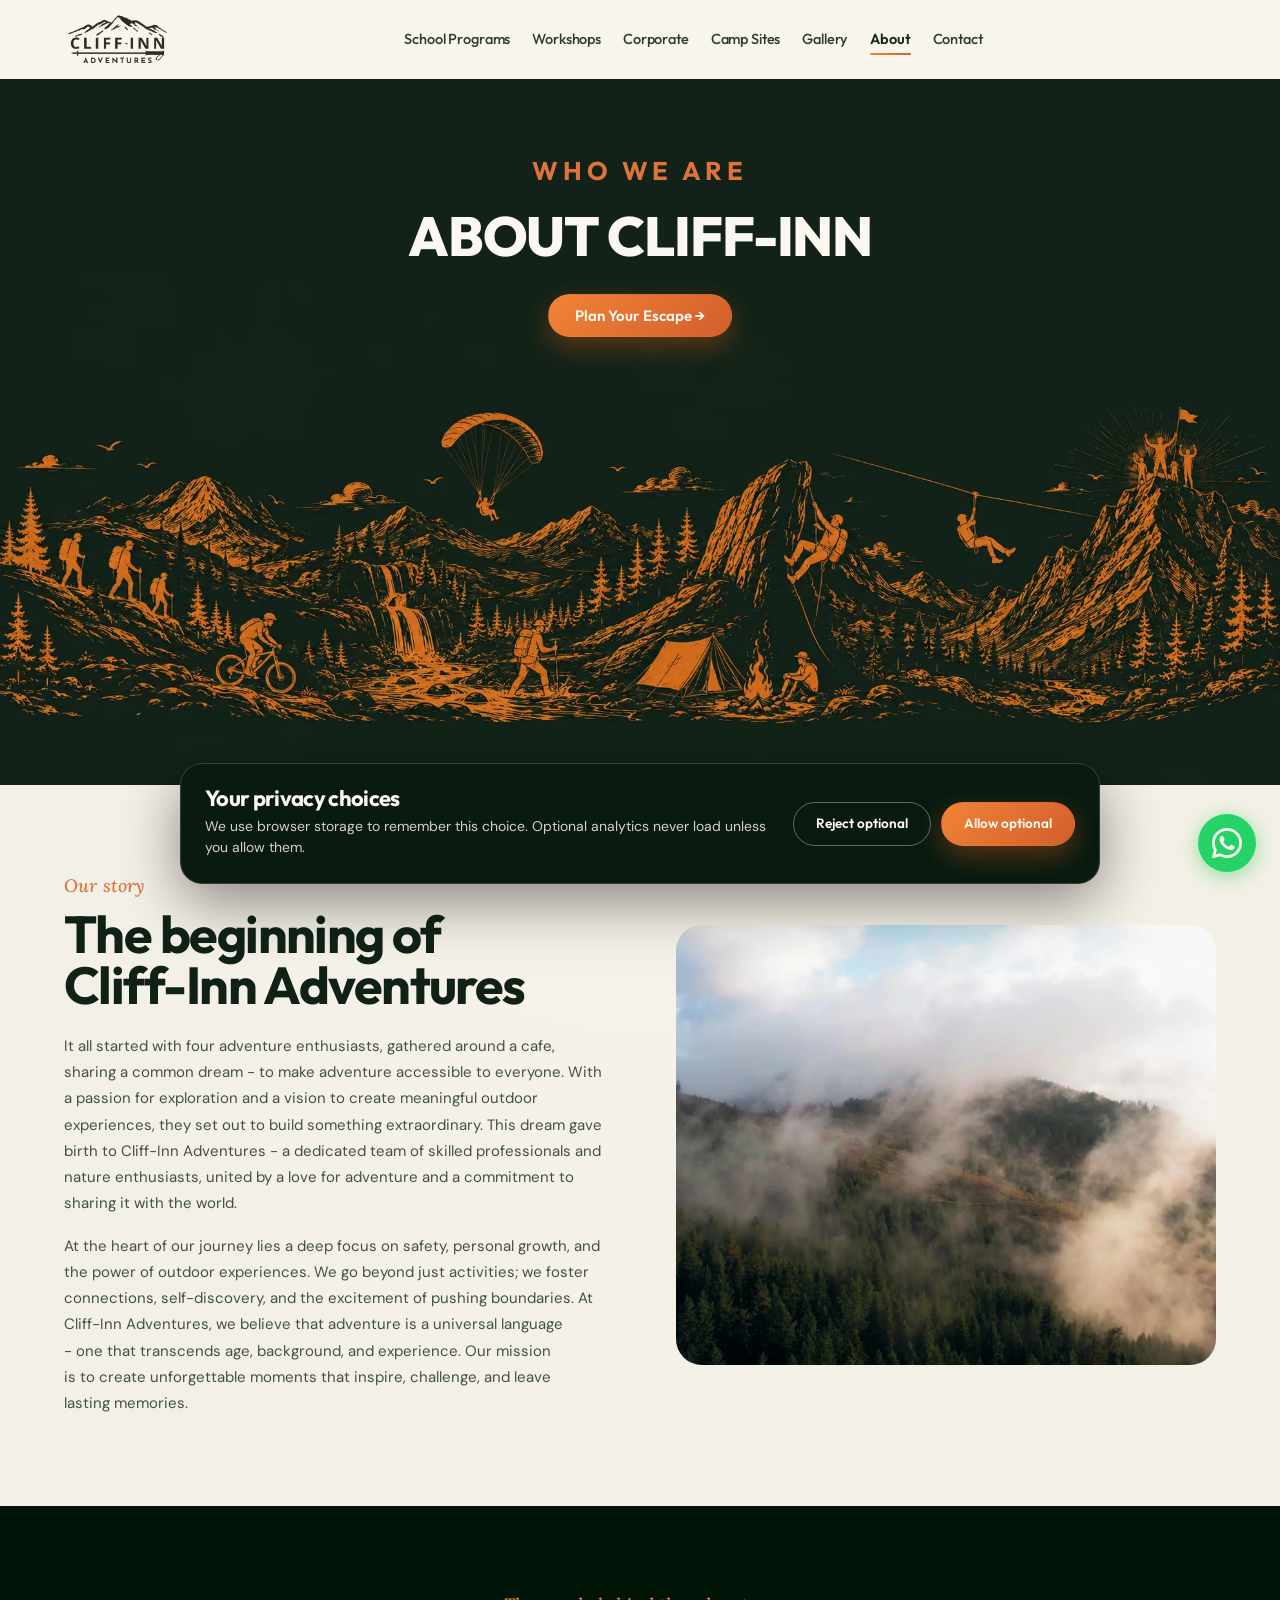
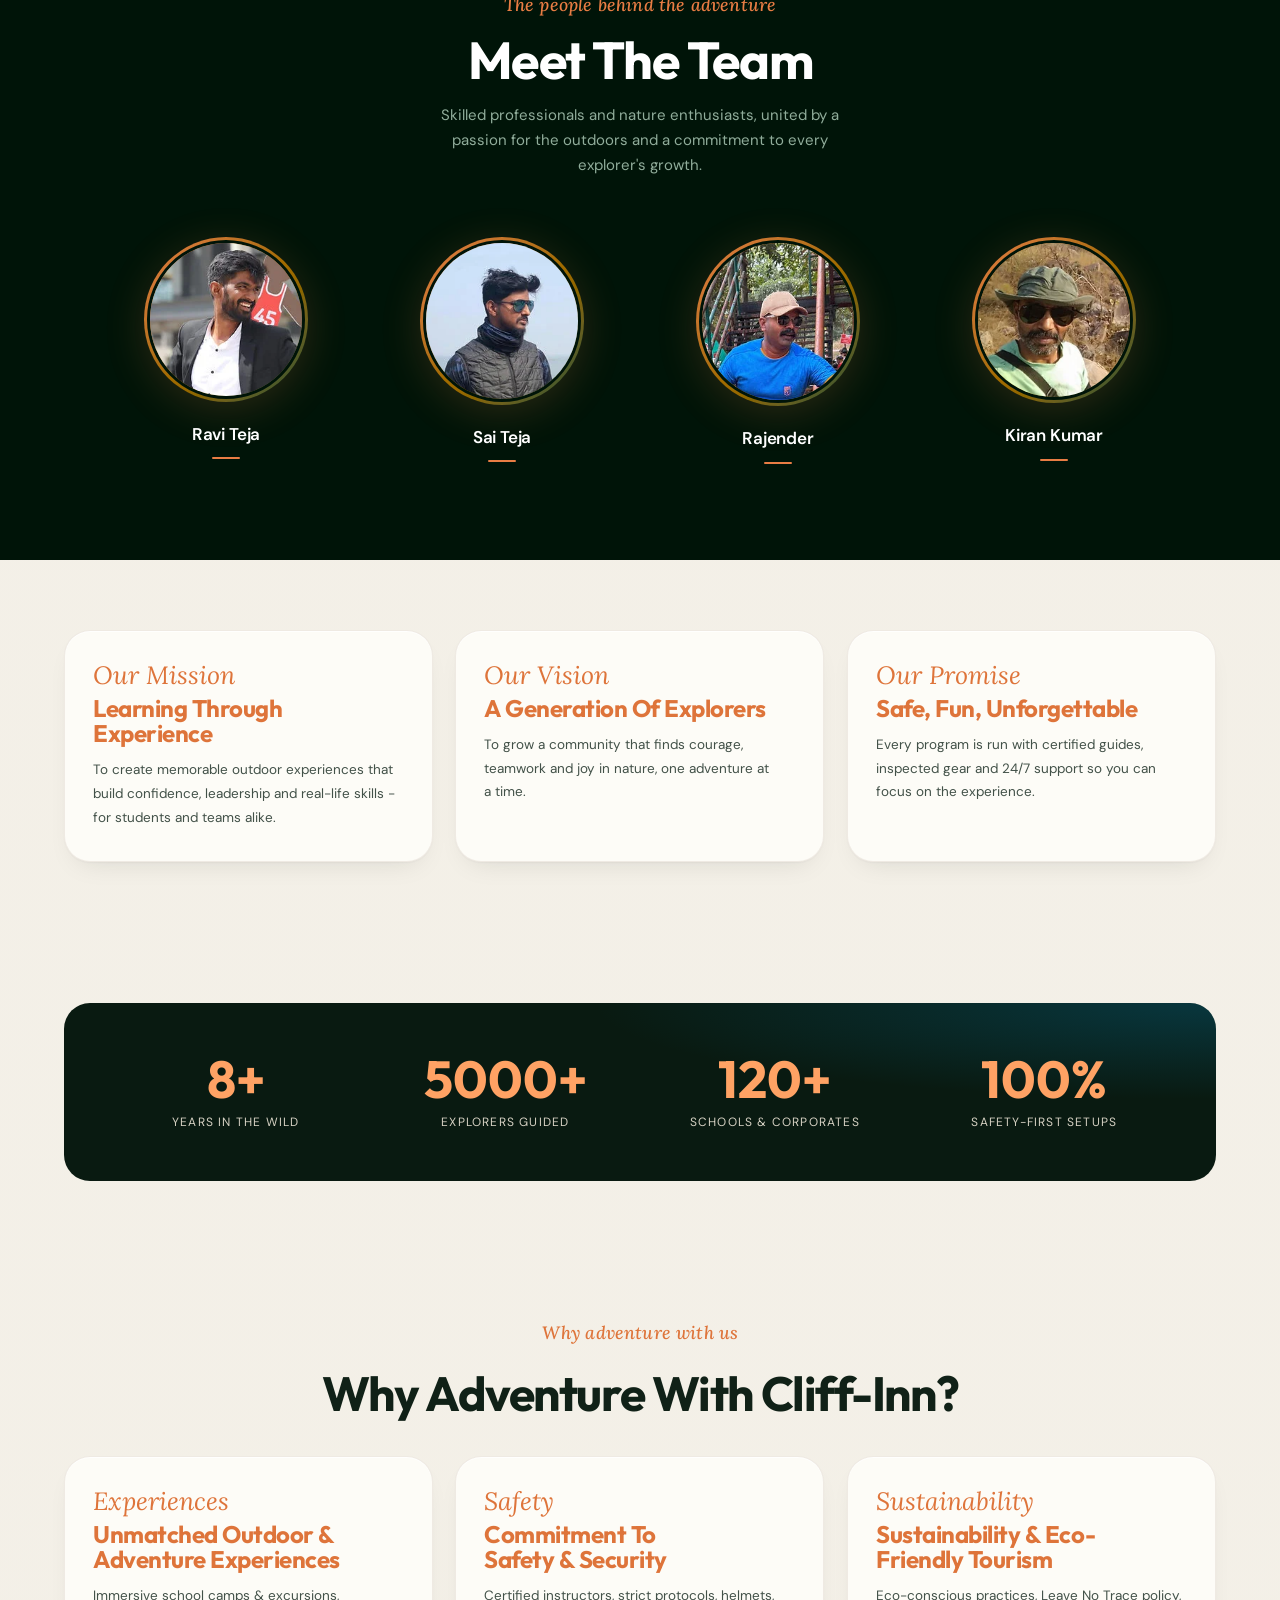
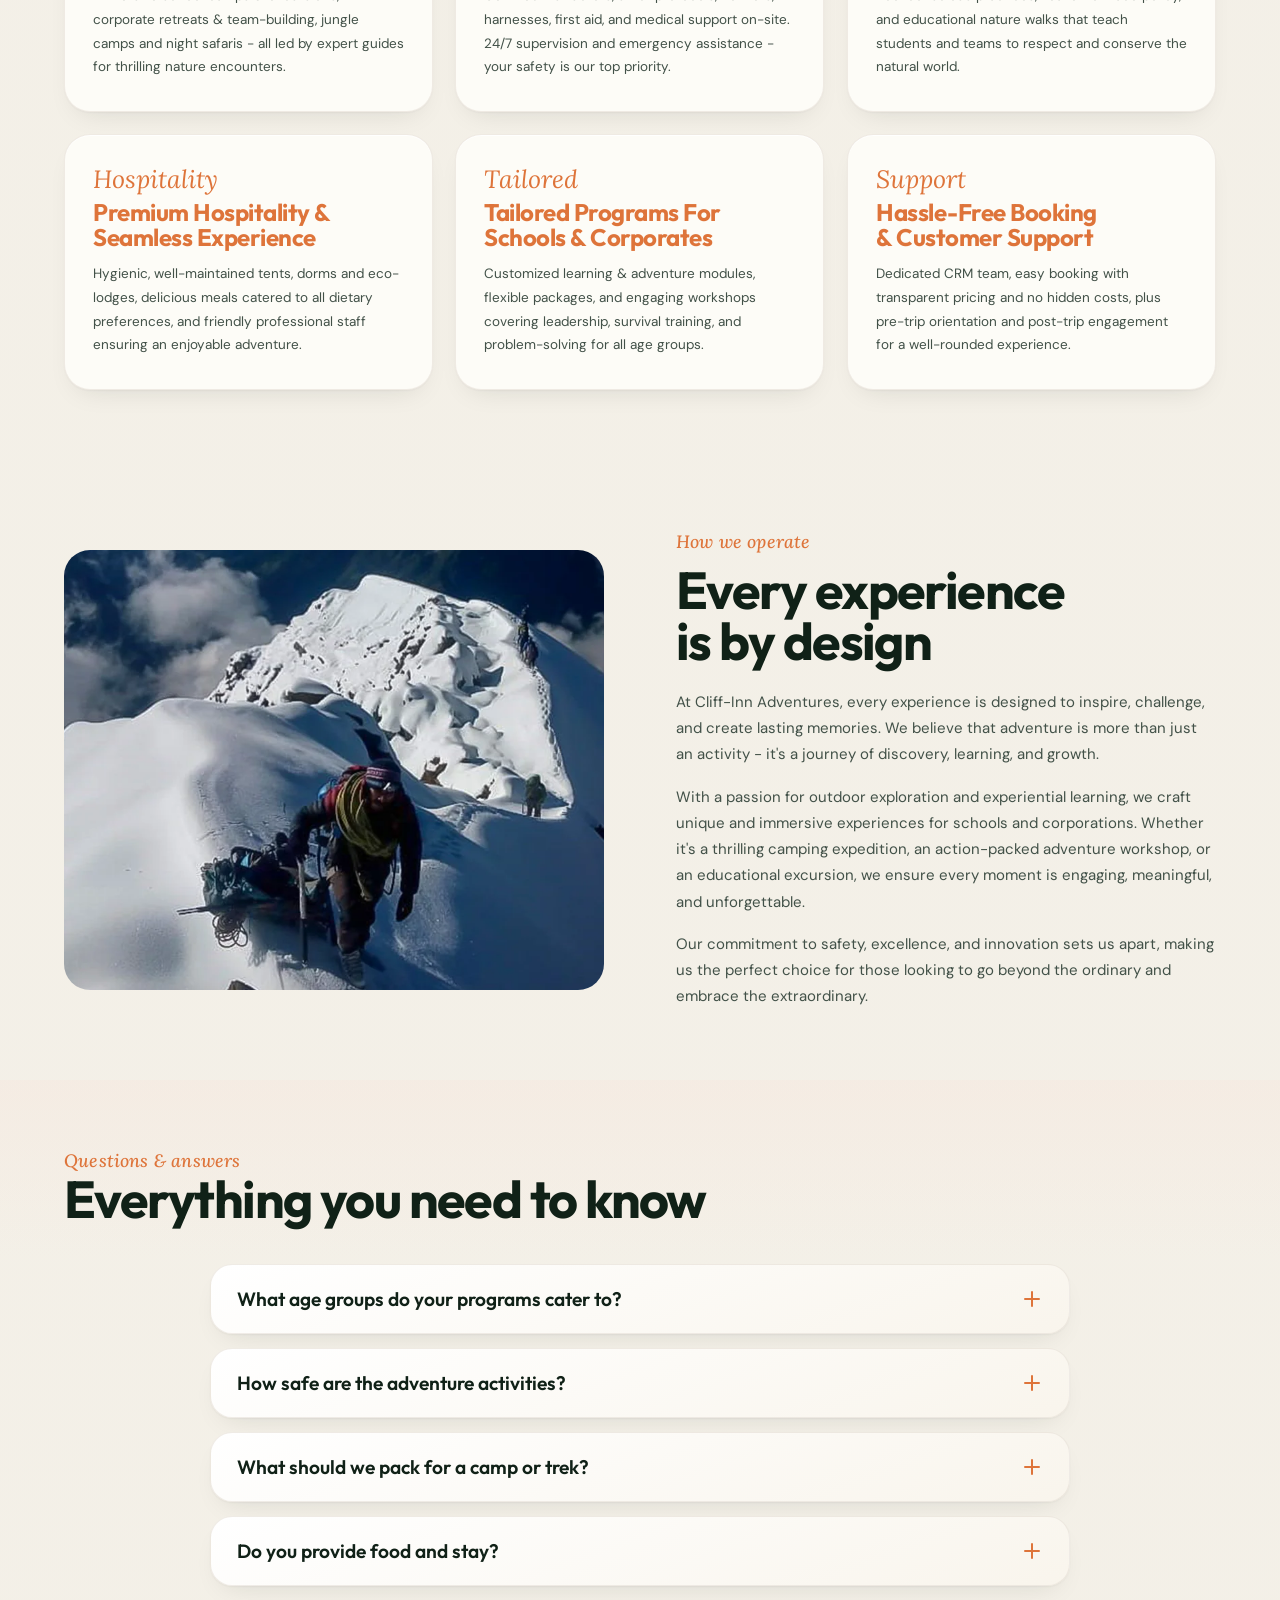
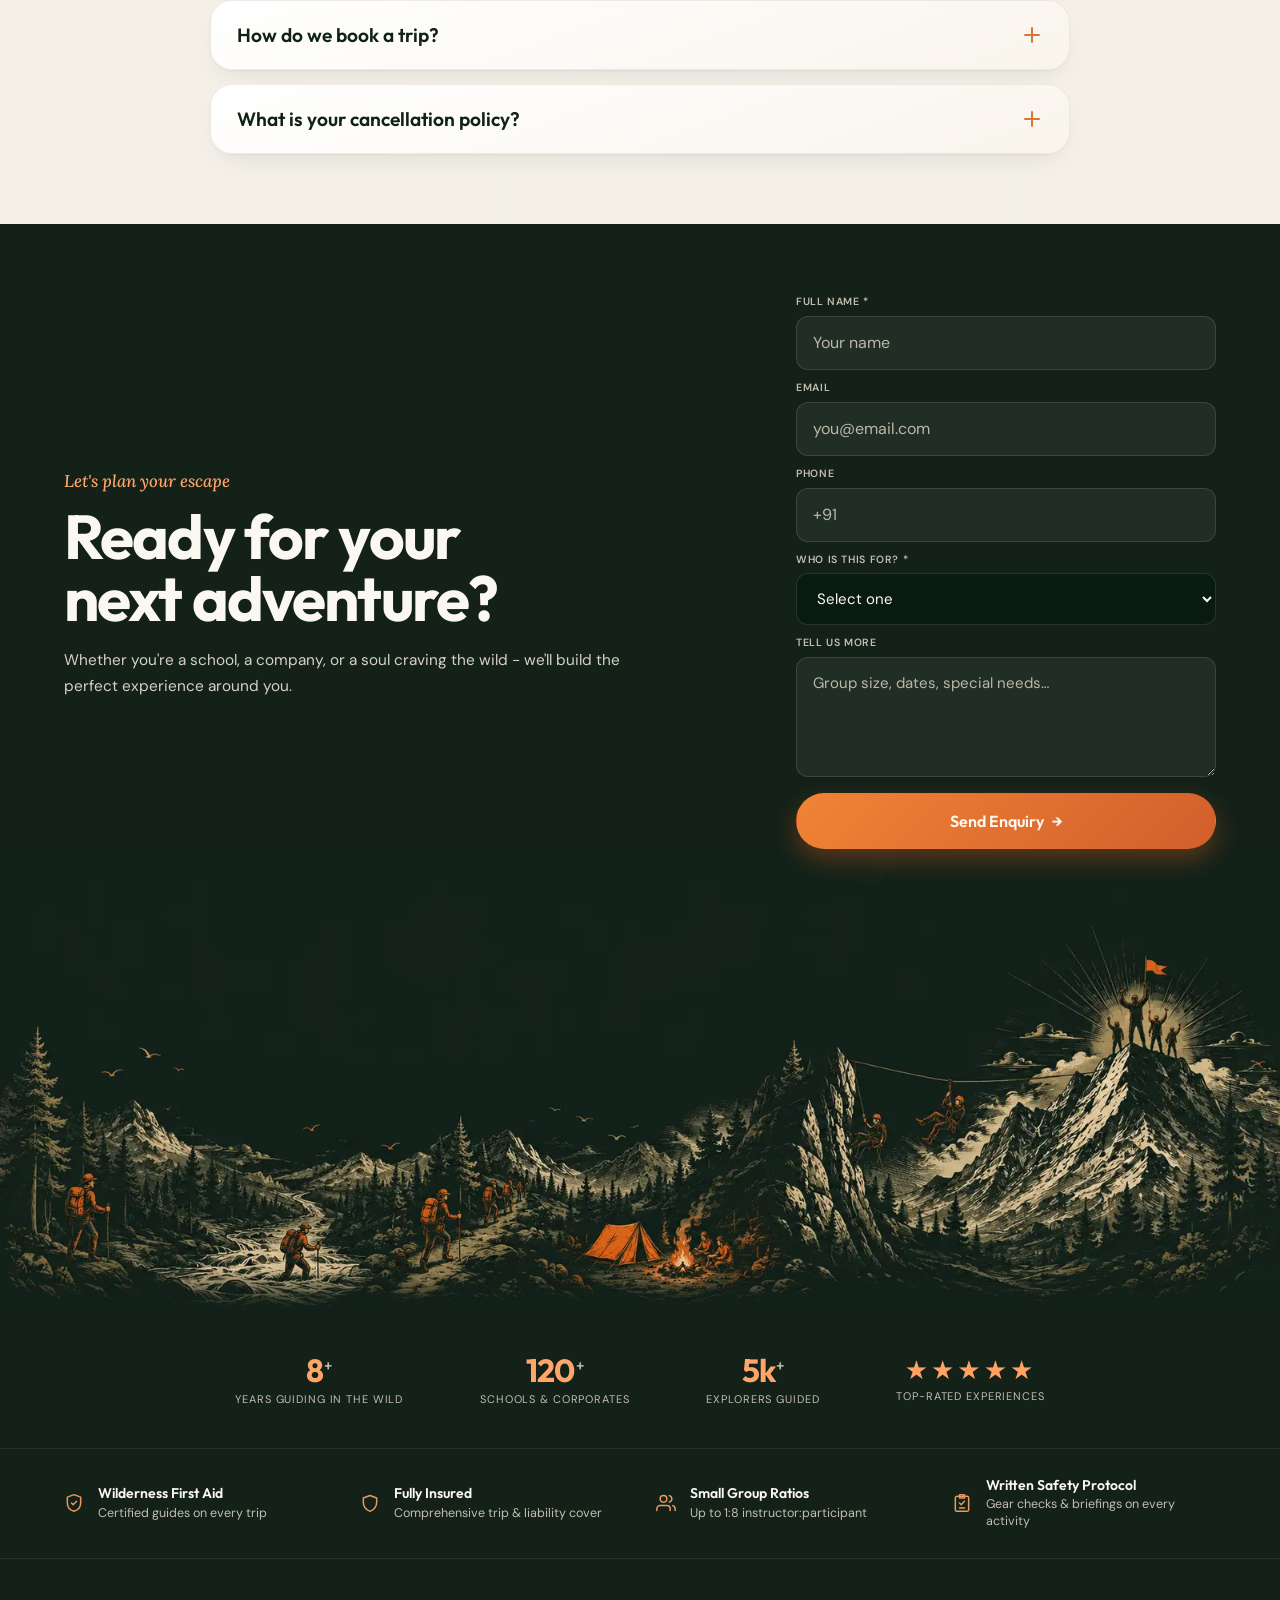
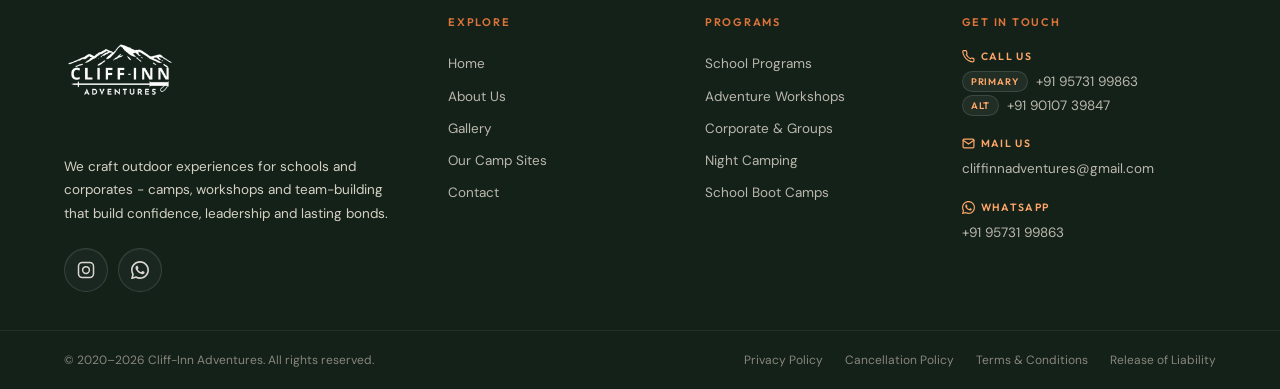
<file: about.html>
<!DOCTYPE html>
<html lang="en">
<head>
<meta charset="utf-8">
<meta name="viewport" content="width=device-width, initial-scale=1">
<meta name="theme-color" content="#0f2a1f">
<title>About - Cliff-Inn Adventures</title>
<meta name="description" content="Cliff-Inn Adventures is a team of energetic explorers building outdoor programs for schools, corporates and independent adventurers.">
<link rel="canonical" href="https://www.cliffinnadventures.com/about.html">
<meta property="og:type" content="website">
<meta property="og:title" content="About Cliff-Inn Adventures">
<meta property="og:description" content="A team driven by the outdoors - safe, certified and unforgettable programs.">
<meta property="og:url" content="https://www.cliffinnadventures.com/about.html">
<meta property="og:image" content="https://www.cliffinnadventures.com/assets/og/og-about.webp">
<meta name="twitter:card" content="summary_large_image">
<link rel="icon" href="assets/favicons/favicon.svg" type="image/svg+xml">
<link rel="manifest" href="site.webmanifest">
<link rel="preconnect" href="https://fonts.googleapis.com">
<link rel="preconnect" href="https://fonts.gstatic.com" crossorigin>
<link href="https://fonts.googleapis.com/css2?family=Outfit:wght@400;500;600;700&family=DM+Sans:wght@400;500;600;700&family=Lora:ital,wght@1,400;1,500&display=swap" rel="stylesheet">
<link rel="stylesheet" href="css/main.css">
<script type="module" src="js/main.js"></script>
<style>
.about-team {
  background: oklch(0.17 0.04 158);
  padding: 88px 0 96px;
}
.about-team__inner {
  max-width: 1120px;
  margin: 0 auto;
  padding: 0 24px;
}
.about-team__head {
  text-align: center;
  margin-bottom: 60px;
}
.about-team__head .eyebrow {
  color: oklch(0.7 0.15 47);
}
.about-team__head .eyebrow span {
  background: oklch(0.7 0.15 47);
}
.about-team__title {
  color: #fff;
  font-size: clamp(30px, 4.2vw, 52px);
  font-weight: 700;
  letter-spacing: -0.03em;
  margin-top: 14px;
  line-height: 1.1;
}
.about-team__sub {
  color: oklch(0.72 0.04 158);
  font-size: 15px;
  margin-top: 14px;
  max-width: 44ch;
  margin-inline: auto;
  line-height: 1.65;
}
.about-team__grid {
  display: grid;
  grid-template-columns: repeat(4, minmax(0, 1fr));
  gap: 32px;
}
@media (max-width: 700px) {
  .about-team__grid { grid-template-columns: repeat(2, minmax(0, 1fr)); gap: 24px; }
}
.about-team__card {
  display: flex;
  flex-direction: column;
  align-items: center;
  gap: 0;
  text-align: center;
  min-width: 0;
}
.about-team__ring {
  width: min(164px, 100%);
  aspect-ratio: 1 / 1;
  border-radius: 50%;
  padding: 3px;
  background: linear-gradient(135deg, oklch(0.7 0.15 47) 0%, oklch(0.55 0.12 80) 60%, oklch(0.38 0.08 158) 100%);
  box-shadow: 0 0 0 0 transparent, 0 8px 40px oklch(0.7 0.15 47 / 0.18);
  transition: box-shadow 0.3s ease, transform 0.3s ease;
}
.about-team__card:hover .about-team__ring {
  box-shadow: 0 0 0 6px oklch(0.7 0.15 47 / 0.18), 0 12px 48px oklch(0.7 0.15 47 / 0.28);
  transform: translateY(-4px);
}
.about-team__ring img {
  width: 100%;
  height: 100%;
  border-radius: 50%;
  object-fit: cover;
  object-position: top center;
  display: block;
  border: 3px solid oklch(0.17 0.04 158);
}
.about-team__name {
  color: #fff;
  font-size: 17px;
  font-weight: 600;
  letter-spacing: -0.01em;
  margin-top: 20px;
  display: block;
}
.about-team__divider {
  width: 28px;
  height: 2px;
  background: oklch(0.7 0.15 47);
  border-radius: 2px;
  margin: 10px auto 0;
}
</style>
</head>
<body>

<!-- BEGIN partials/nav.html -->
<a class="skip-link" href="#main">Skip to content</a>
<header class="header" id="site-header" data-menu-open="false" data-scrolled="false">
  <div class="header__inner">
    <a class="brand" href="index.html" aria-label="Cliff-Inn Adventures - Home" data-key="home">
      <img class="brand__logo" src="assets/Logo/c-a-black-260.webp" srcset="assets/Logo/c-a-black-180.webp 180w, assets/Logo/c-a-black-260.webp 260w, assets/Logo/c-a-black-360.webp 360w" sizes="107px" alt="Cliff-Inn Adventures" width="107" height="107" decoding="async">
    </a>

    <nav class="nav" id="primary-nav" aria-label="Primary">
      <a class="nav__link" href="school-programs.html" data-key="school">School Programs</a>
      <a class="nav__link" href="adventure-workshops.html" data-key="workshops">Workshops</a>
      <a class="nav__link" href="corporate-packages.html" data-key="corporate">Corporate</a>
      <a class="nav__link" href="camp-sites.html" data-key="camps">Camp Sites</a>
      <a class="nav__link" href="gallery.html" data-key="gallery">Gallery</a>
      <a class="nav__link" href="about.html" data-key="about">About</a>
      <a class="nav__link" href="contact.html" data-key="contact">Contact</a>
    </nav>

    <div class="header__actions">
      <button
        class="burger"
        type="button"
        aria-label="Toggle menu"
        aria-controls="mobile-nav"
        aria-expanded="false"
        data-nav-toggle
      >
        <span></span><span></span><span></span>
      </button>
    </div>
  </div>
</header>

<!-- Mobile drawer - sibling of <header> (not descendant) so that .header can
     safely use `contain: paint layout` for scroll performance. Paint/layout
     containment establishes a new containing block for fixed descendants,
     which would collapse this full-viewport drawer to the header's rect if
     it were nested inside. Open state is signalled via body[data-menu-open]. -->
<div class="header__mobile" id="mobile-nav" role="region" aria-label="Mobile menu">
  <nav class="header__mobile-nav">
    <a href="index.html" data-key="home">Home</a>
    <a href="school-programs.html" data-key="school">School Programs</a>
    <a href="adventure-workshops.html" data-key="workshops">Adventure Workshops</a>
    <a href="corporate-packages.html" data-key="corporate">Corporate &amp; Groups</a>
    <a href="camp-sites.html" data-key="camps">Camp Sites</a>
    <a href="gallery.html" data-key="gallery">Gallery</a>
    <a href="about.html" data-key="about">About</a>
    <a href="contact.html" data-key="contact">Contact</a>
  </nav>
  <div class="header__mobile-footer">
    <div class="header__mobile-contact">
      <a href="tel:+919573199863">+91 95731 99863</a>
      <a href="tel:+919010739847">+91 90107 39847</a>
      <a href="mailto:cliffinnadventures@gmail.com">cliffinnadventures@gmail.com</a>
    </div>
    <a class="header__mobile-cta" href="contact.html">
      Plan Your Escape
      <svg width="14" height="14" viewBox="0 0 14 14" fill="none" aria-hidden="true">
        <path d="M2.5 7h9M7 2.5l4.5 4.5L7 11.5" stroke="currentColor" stroke-width="1.5" stroke-linecap="round" stroke-linejoin="round"/>
      </svg>
    </a>
  </div>
</div>
<!-- END partials/nav.html -->

<main id="main" class="site">

  <section class="hero-banner hero-banner--workshops" data-hero aria-labelledby="hero-title">
    <div class="hero-banner__media" data-hero-media>
      <img src="assets/Background/adventure-workshops-hero-cliffin.webp" alt="Illustration of climbers, hikers, cyclists, campers, ziplining and paragliding across a mountain landscape" loading="eager" fetchpriority="high" width="1983" height="793">
    </div>
    <div class="hero-banner__inner">
      <span class="eyebrow" data-hero-eyebrow><span></span>Who we are</span>
      <h1 class="hero-banner__title" id="hero-title" data-hero-title>About Cliff-Inn</h1>
      <div class="hero-banner__actions" data-hero-actions>
        <a class="btn btn--primary btn--md" href="contact.html">Plan Your Escape →</a>
      </div>
    </div>
  </section>

  <section class="section section--large container" aria-labelledby="story-title">
    <div class="split">
      <div data-animate>
        <span class="eyebrow"><span></span>Our story</span>
        <h2 id="story-title" style="margin-top:10px;">The beginning of Cliff-Inn Adventures</h2>
        <p style="margin-top:22px; font-size:15px;">It all started with four adventure enthusiasts, gathered around a cafe, sharing a common dream - to make adventure accessible to everyone. With a passion for exploration and a vision to create meaningful outdoor experiences, they set out to build something extraordinary. This dream gave birth to Cliff-Inn Adventures - a dedicated team of skilled professionals and nature enthusiasts, united by a love for adventure and a commitment to sharing it with the world.</p>
        <p style="margin-top:16px; font-size:15px;">At the heart of our journey lies a deep focus on safety, personal growth, and the power of outdoor experiences. We go beyond just activities; we foster connections, self-discovery, and the excitement of pushing boundaries. At Cliff-Inn Adventures, we believe that adventure is a universal language - one that transcends age, background, and experience. Our mission is to create unforgettable moments that inspire, challenge, and leave lasting memories.</p>
      </div>
      <div class="media-frame" data-animate>
        <img src="assets/images/cliffinnadventures/hero/campfire-group-wide.webp" alt="Team gathered around a campfire" loading="lazy" width="1920" height="1080">
      </div>
    </div>
  </section>

  <section class="about-team" aria-labelledby="team-title">
    <div class="about-team__inner">
      <div class="about-team__head" data-animate>
        <span class="eyebrow eyebrow--center"><span></span>The people behind the adventure</span>
        <h2 id="team-title" class="about-team__title">Meet The Team</h2>
        <p class="about-team__sub">Skilled professionals and nature enthusiasts, united by a passion for the outdoors and a commitment to every explorer's growth.</p>
      </div>
      <div class="about-team__grid">
        <div class="about-team__card" data-animate>
          <div class="about-team__ring">
            <img src="assets/images/cliffinnadventures/team/team-ravi-teja.webp" alt="Ravi Teja" loading="lazy" width="164" height="164">
          </div>
          <span class="about-team__name">Ravi Teja</span>
          <div class="about-team__divider"></div>
        </div>
        <div class="about-team__card" data-animate>
          <div class="about-team__ring">
            <img src="assets/images/cliffinnadventures/team/team-sai-teja.webp" alt="Sai Teja" loading="lazy" width="164" height="164">
          </div>
          <span class="about-team__name">Sai Teja</span>
          <div class="about-team__divider"></div>
        </div>
        <div class="about-team__card" data-animate>
          <div class="about-team__ring">
            <img src="assets/images/cliffinnadventures/team/team-rajender.webp" alt="Rajender" loading="lazy" width="164" height="164">
          </div>
          <span class="about-team__name">Rajender</span>
          <div class="about-team__divider"></div>
        </div>
        <div class="about-team__card" data-animate>
          <div class="about-team__ring">
            <img src="assets/images/cliffinnadventures/team/team-kiran-kumar.webp" alt="Kiran Kumar" loading="lazy" width="164" height="164">
          </div>
          <span class="about-team__name">Kiran Kumar</span>
          <div class="about-team__divider"></div>
        </div>
      </div>
    </div>
  </section>

  <section class="section container" aria-label="Our mission, vision and promise">
    <div class="card-grid card-grid--narrow" style="grid-template-columns: repeat(auto-fit, minmax(260px, 1fr)); gap:22px;">
      <article class="pillar" data-animate>
        <div class="pillar__kicker">Our Mission</div>
        <h3 class="pillar__title">Learning Through Experience</h3>
        <p class="pillar__body">To create memorable outdoor experiences that build confidence, leadership and real-life skills - for students and teams alike.</p>
      </article>
      <article class="pillar" data-animate>
        <div class="pillar__kicker">Our Vision</div>
        <h3 class="pillar__title">A Generation Of Explorers</h3>
        <p class="pillar__body">To grow a community that finds courage, teamwork and joy in nature, one adventure at a time.</p>
      </article>
      <article class="pillar" data-animate>
        <div class="pillar__kicker">Our Promise</div>
        <h3 class="pillar__title">Safe, Fun, Unforgettable</h3>
        <p class="pillar__body">Every program is run with certified guides, inspected gear and 24/7 support so you can focus on the experience.</p>
      </article>
    </div>
  </section>

  <section class="section container" aria-label="Impact numbers">
    <div class="stats-band" data-animate>
      <div><div class="stats-band__num">8+</div><div class="stats-band__label">Years In The Wild</div></div>
      <div><div class="stats-band__num">5000+</div><div class="stats-band__label">Explorers Guided</div></div>
      <div><div class="stats-band__num">120+</div><div class="stats-band__label">Schools &amp; Corporates</div></div>
      <div><div class="stats-band__num">100%</div><div class="stats-band__label">Safety-First Setups</div></div>
    </div>
  </section>

  <section class="section container" aria-labelledby="special-title">
    <div class="section-head section-head--center" data-animate>
      <span class="eyebrow eyebrow--center"><span></span>Why adventure with us</span>
      <h2 id="special-title" style="margin-top:12px; font-size: clamp(28px, 4.4vw, 48px);">Why Adventure With Cliff-Inn?</h2>
    </div>
    <div class="card-grid card-grid--narrow" style="grid-template-columns: repeat(auto-fit, minmax(280px, 1fr)); gap:22px; margin-top:40px;">
      <article class="pillar" data-animate>
        <div class="pillar__kicker">Experiences</div>
        <h3 class="pillar__title">Unmatched Outdoor &amp; Adventure Experiences</h3>
        <p class="pillar__body">Immersive school camps &amp; excursions, corporate retreats &amp; team-building, jungle camps and night safaris - all led by expert guides for thrilling nature encounters.</p>
      </article>
      <article class="pillar" data-animate>
        <div class="pillar__kicker">Safety</div>
        <h3 class="pillar__title">Commitment To Safety &amp; Security</h3>
        <p class="pillar__body">Certified instructors, strict protocols, helmets, harnesses, first aid, and medical support on-site. 24/7 supervision and emergency assistance - your safety is our top priority.</p>
      </article>
      <article class="pillar" data-animate>
        <div class="pillar__kicker">Sustainability</div>
        <h3 class="pillar__title">Sustainability &amp; Eco-Friendly Tourism</h3>
        <p class="pillar__body">Eco-conscious practices, Leave No Trace policy, and educational nature walks that teach students and teams to respect and conserve the natural world.</p>
      </article>
      <article class="pillar" data-animate>
        <div class="pillar__kicker">Hospitality</div>
        <h3 class="pillar__title">Premium Hospitality &amp; Seamless Experience</h3>
        <p class="pillar__body">Hygienic, well-maintained tents, dorms and eco-lodges, delicious meals catered to all dietary preferences, and friendly professional staff ensuring an enjoyable adventure.</p>
      </article>
      <article class="pillar" data-animate>
        <div class="pillar__kicker">Tailored</div>
        <h3 class="pillar__title">Tailored Programs For Schools &amp; Corporates</h3>
        <p class="pillar__body">Customized learning &amp; adventure modules, flexible packages, and engaging workshops covering leadership, survival training, and problem-solving for all age groups.</p>
      </article>
      <article class="pillar" data-animate>
        <div class="pillar__kicker">Support</div>
        <h3 class="pillar__title">Hassle-Free Booking &amp; Customer Support</h3>
        <p class="pillar__body">Dedicated CRM team, easy booking with transparent pricing and no hidden costs, plus pre-trip orientation and post-trip engagement for a well-rounded experience.</p>
      </article>
    </div>
  </section>

  <section class="section container" aria-labelledby="operate-title">
    <div class="split split--reverse">
      <div class="media-frame" data-animate>
        <img src="assets/images/cliffinnadventures/expeditions/friendship-peak-himalaya.webp" alt="Group on a mountain trek" loading="lazy" width="1536" height="650">
      </div>
      <div data-animate>
        <span class="eyebrow"><span></span>How we operate</span>
        <h2 id="operate-title" style="margin-top:10px;">Every experience is by design</h2>
        <p style="margin-top:22px; font-size:15px;">At Cliff-Inn Adventures, every experience is designed to inspire, challenge, and create lasting memories. We believe that adventure is more than just an activity - it's a journey of discovery, learning, and growth.</p>
        <p style="margin-top:16px; font-size:15px;">With a passion for outdoor exploration and experiential learning, we craft unique and immersive experiences for schools and corporations. Whether it's a thrilling camping expedition, an action-packed adventure workshop, or an educational excursion, we ensure every moment is engaging, meaningful, and unforgettable.</p>
        <p style="margin-top:16px; font-size:15px;">Our commitment to safety, excellence, and innovation sets us apart, making us the perfect choice for those looking to go beyond the ordinary and embrace the extraordinary.</p>
      </div>
    </div>
  </section>

  <!-- FAQ ACCORDION -->
  <section class="section section--mist" aria-labelledby="faq-title">
    <div class="container--wide">
    <div class="section-head" data-animate>
      <div>
        <span class="eyebrow"><span></span>Questions &amp; answers</span>
        <h2 id="faq-title">Everything you need to know</h2>
      </div>
    </div>
    <div class="accordion" data-accordion data-accordion-single>

      <div class="accordion__item" data-accordion-item>
        <h3>
          <button class="accordion__trigger" type="button" data-accordion-trigger aria-expanded="false" aria-controls="faq-panel-1" id="faq-trigger-1">
            <span>What age groups do your programs cater to?</span>
            <span class="accordion__icon" aria-hidden="true">
              <svg width="22" height="22" viewBox="0 0 22 22" fill="none" stroke="currentColor" stroke-width="2" stroke-linecap="round">
                <line x1="11" y1="4" x2="11" y2="18"></line>
                <line x1="4" y1="11" x2="18" y2="11"></line>
              </svg>
            </span>
          </button>
        </h3>
        <div class="accordion__panel" data-accordion-panel id="faq-panel-1" role="region" aria-labelledby="faq-trigger-1">
          <div class="accordion__panel-inner">
            <div class="accordion__panel-content">
              <p>We design experiences for ages 8 and up. School programs are grouped by grade, corporate outings are matched to team fitness levels, and independent trips list a suggested age range so you can pick the right adventure.</p>
            </div>
          </div>
        </div>
      </div>

      <div class="accordion__item" data-accordion-item>
        <h3>
          <button class="accordion__trigger" type="button" data-accordion-trigger aria-expanded="false" aria-controls="faq-panel-2" id="faq-trigger-2">
            <span>How safe are the adventure activities?</span>
            <span class="accordion__icon" aria-hidden="true">
              <svg width="22" height="22" viewBox="0 0 22 22" fill="none" stroke="currentColor" stroke-width="2" stroke-linecap="round">
                <line x1="11" y1="4" x2="11" y2="18"></line>
                <line x1="4" y1="11" x2="18" y2="11"></line>
              </svg>
            </span>
          </button>
        </h3>
        <div class="accordion__panel" data-accordion-panel id="faq-panel-2" role="region" aria-labelledby="faq-trigger-2">
          <div class="accordion__panel-inner">
            <div class="accordion__panel-content">
              <p>Safety is built into every trip. We use certified gear, brief every participant before an activity, maintain small instructor-to-participant ratios, and carry a written safety protocol plus first-aid support on every outing.</p>
            </div>
          </div>
        </div>
      </div>

      <div class="accordion__item" data-accordion-item>
        <h3>
          <button class="accordion__trigger" type="button" data-accordion-trigger aria-expanded="false" aria-controls="faq-panel-3" id="faq-trigger-3">
            <span>What should we pack for a camp or trek?</span>
            <span class="accordion__icon" aria-hidden="true">
              <svg width="22" height="22" viewBox="0 0 22 22" fill="none" stroke="currentColor" stroke-width="2" stroke-linecap="round">
                <line x1="11" y1="4" x2="11" y2="18"></line>
                <line x1="4" y1="11" x2="18" y2="11"></line>
              </svg>
            </span>
          </button>
        </h3>
        <div class="accordion__panel" data-accordion-panel id="faq-panel-3" role="region" aria-labelledby="faq-trigger-3">
          <div class="accordion__panel-inner">
            <div class="accordion__panel-content">
              <p>After booking you receive a detailed packing list. Generally: comfortable trekking clothes, a reusable water bottle, sturdy shoes, a light jacket, and personal medication. We provide tents, sleeping gear, safety equipment, and meals.</p>
            </div>
          </div>
        </div>
      </div>

      <div class="accordion__item" data-accordion-item>
        <h3>
          <button class="accordion__trigger" type="button" data-accordion-trigger aria-expanded="false" aria-controls="faq-panel-4" id="faq-trigger-4">
            <span>Do you provide food and stay?</span>
            <span class="accordion__icon" aria-hidden="true">
              <svg width="22" height="22" viewBox="0 0 22 22" fill="none" stroke="currentColor" stroke-width="2" stroke-linecap="round">
                <line x1="11" y1="4" x2="11" y2="18"></line>
                <line x1="4" y1="11" x2="18" y2="11"></line>
              </svg>
            </span>
          </button>
        </h3>
        <div class="accordion__panel" data-accordion-panel id="faq-panel-4" role="region" aria-labelledby="faq-trigger-4">
          <div class="accordion__panel-inner">
            <div class="accordion__panel-content">
              <p>Yes. Overnight camps include tents, sleeping mats, and all meals. Day outings include snacks and refreshments. Dietary preferences can be shared at booking and we accommodate vegetarian, vegan, and common allergies.</p>
            </div>
          </div>
        </div>
      </div>

      <div class="accordion__item" data-accordion-item>
        <h3>
          <button class="accordion__trigger" type="button" data-accordion-trigger aria-expanded="false" aria-controls="faq-panel-5" id="faq-trigger-5">
            <span>How do we book a trip?</span>
            <span class="accordion__icon" aria-hidden="true">
              <svg width="22" height="22" viewBox="0 0 22 22" fill="none" stroke="currentColor" stroke-width="2" stroke-linecap="round">
                <line x1="11" y1="4" x2="11" y2="18"></line>
                <line x1="4" y1="11" x2="18" y2="11"></line>
              </svg>
            </span>
          </button>
        </h3>
        <div class="accordion__panel" data-accordion-panel id="faq-panel-5" role="region" aria-labelledby="faq-trigger-5">
          <div class="accordion__panel-inner">
            <div class="accordion__panel-content">
              <p>Click “Plan Your Escape” or “Register Interest” on any page, share your group size and preferred dates, and our team will call back within 24 hours with a tailored plan. No payment is required to reserve your interest.</p>
            </div>
          </div>
        </div>
      </div>

      <div class="accordion__item" data-accordion-item>
        <h3>
          <button class="accordion__trigger" type="button" data-accordion-trigger aria-expanded="false" aria-controls="faq-panel-6" id="faq-trigger-6">
            <span>What is your cancellation policy?</span>
            <span class="accordion__icon" aria-hidden="true">
              <svg width="22" height="22" viewBox="0 0 22 22" fill="none" stroke="currentColor" stroke-width="2" stroke-linecap="round">
                <line x1="11" y1="4" x2="11" y2="18"></line>
                <line x1="4" y1="11" x2="18" y2="11"></line>
              </svg>
            </span>
          </button>
        </h3>
        <div class="accordion__panel" data-accordion-panel id="faq-panel-6" role="region" aria-labelledby="faq-trigger-6">
          <div class="accordion__panel-inner">
            <div class="accordion__panel-content">
              <p>Cancellations made 14 days or more before departure receive a full refund. Between 7–14 days, 50% is refunded. Within 7 days, the trip is non-refundable but transferable to another participant or a future date subject to availability.</p>
            </div>
          </div>
        </div>
      </div>

    </div>
    </div>
  </section>

</main>

<!-- ============================================================
     SECTION: FOOTER SCENE  (CTA band + terrain illustration + footer)
     Source of truth: partials/footer.html
     ============================================================ -->
<!-- BEGIN partials/footer.html -->
<div class="closing-scene" data-section="footer-scene">

<!-- 1) Pre-footer CTA Band -->
<div class="footer__cta-band on-dark" data-nav-invert>
  <div class="footer__cta-band-inner container--wide">
    <div class="footer__cta-copy">
      <span class="footer__cta-eyebrow serif">Let's plan your escape</span>
      <h2 class="footer__cta-title">Ready for your<br>next adventure?</h2>
      <p class="footer__cta-sub">Whether you're a school, a company, or a soul craving the wild - we'll build the perfect experience around you.</p>
    </div>
    <div class="footer__cta-actions">
      <form class="footer__cta-form form--on-dark" data-form="cta-quick" novalidate>
        <input type="hidden" name="website" value="" tabindex="-1" autocomplete="off" class="u-visually-hidden" aria-hidden="true">
        <div class="field">
          <label class="field__label" for="f-fullName">Full name *</label>
          <input class="input" id="f-fullName" name="fullName" type="text" placeholder="Your name" required autocomplete="name">
          <p class="field__error" role="alert">Please enter your name.</p>
        </div>
        <div class="field">
          <label class="field__label" for="f-email">Email *</label>
          <input class="input" id="f-email" name="email" type="email" placeholder="you@email.com" required autocomplete="email">
          <p class="field__error" role="alert">Please enter a valid email.</p>
        </div>
        <div class="field">
          <label class="field__label" for="f-phone">Phone *</label>
          <input class="input" id="f-phone" name="phone" type="tel" placeholder="+91" required autocomplete="tel" inputmode="tel">
          <p class="field__error" role="alert">Please enter your phone number.</p>
        </div>
        <div class="field">
          <label class="field__label" for="f-audience">Who is this for? *</label>
          <select class="select" id="f-audience" name="audience" required>
            <option value="">Select one</option>
            <option value="School group">School group</option>
            <option value="Corporate / Group">Corporate / Group</option>
            <option value="Independent / Family">Independent / Family</option>
          </select>
          <p class="field__error" role="alert">Please select an audience.</p>
        </div>
        <div class="field" data-required-group>
          <span class="field__label" id="f-experiences-label">What are you interested in? *</span>
          <div class="checkbox-group" role="group" aria-labelledby="f-experiences-label">
            <div class="checkbox-group__category">
              <span class="checkbox-group__title">School Programs</span>
              <div class="checkbox-group__options">
                <label class="checkbox-chip"><input type="checkbox" name="experiences" value="In-School Adventure Camp"><span>In-School Adventure Camp</span></label>
                <label class="checkbox-chip"><input type="checkbox" name="experiences" value="Outdoor School Bootcamp"><span>Outdoor School Bootcamp</span></label>
                <label class="checkbox-chip"><input type="checkbox" name="experiences" value="Adventure Skill Learning"><span>Adventure Skill Learning</span></label>
                <label class="checkbox-chip"><input type="checkbox" name="experiences" value="School Trip"><span>School Trip</span></label>
                <label class="checkbox-chip"><input type="checkbox" name="experiences" value="Alpha 360° Day Out"><span>Alpha 360&deg; Day Out</span></label>
                <label class="checkbox-chip"><input type="checkbox" name="experiences" value="Night Camp"><span>Night Camp</span></label>
              </div>
            </div>
            <div class="checkbox-group__category">
              <span class="checkbox-group__title">Corporate Packages</span>
              <div class="checkbox-group__options">
                <label class="checkbox-chip"><input type="checkbox" name="experiences" value="Corporate Day Outing"><span>Corporate Day Outing</span></label>
                <label class="checkbox-chip"><input type="checkbox" name="experiences" value="Group Night Camping"><span>Group Night Camping</span></label>
                <label class="checkbox-chip"><input type="checkbox" name="experiences" value="Team-Building Workshop"><span>Team-Building Workshop</span></label>
                <label class="checkbox-chip"><input type="checkbox" name="experiences" value="Executive Offsite"><span>Executive Offsite</span></label>
              </div>
            </div>
            <div class="checkbox-group__category">
              <span class="checkbox-group__title">Camp Sites</span>
              <div class="checkbox-group__options">
                <label class="checkbox-chip"><input type="checkbox" name="experiences" value="Village Trails"><span>Village Trails</span></label>
                <label class="checkbox-chip"><input type="checkbox" name="experiences" value="Keesara Hills"><span>Keesara Hills</span></label>
                <label class="checkbox-chip"><input type="checkbox" name="experiences" value="Ananthagiri Hills"><span>Ananthagiri Hills</span></label>
                <label class="checkbox-chip"><input type="checkbox" name="experiences" value="Mayuri Forest"><span>Mayuri Forest</span></label>
                <label class="checkbox-chip"><input type="checkbox" name="experiences" value="Pandavulla Gutta"><span>Pandavulla Gutta</span></label>
                <label class="checkbox-chip"><input type="checkbox" name="experiences" value="Tipeswar"><span>Tipeswar</span></label>
              </div>
            </div>
            <div class="checkbox-group__category">
              <span class="checkbox-group__title">Adventure Workshops</span>
              <div class="checkbox-group__options">
                <label class="checkbox-chip"><input type="checkbox" name="experiences" value="Rock Climbing & Rappelling Workshop"><span>Rock Climbing & Rappelling Workshop</span></label>
                <label class="checkbox-chip"><input type="checkbox" name="experiences" value="Survival Skills Workshop"><span>Survival Skills Workshop</span></label>
                <label class="checkbox-chip"><input type="checkbox" name="experiences" value="Hiking Workshop"><span>Hiking Workshop</span></label>
                <label class="checkbox-chip"><input type="checkbox" name="experiences" value="Zipline & Rope Course Workshop"><span>Zipline & Rope Course Workshop</span></label>
                <label class="checkbox-chip"><input type="checkbox" name="experiences" value="Adventure Gear Discovery Workshop"><span>Adventure Gear Discovery Workshop</span></label>
                <label class="checkbox-chip"><input type="checkbox" name="experiences" value="Star Gazing Workshop"><span>Star Gazing Workshop</span></label>
              </div>
            </div>
          </div>
          <p class="field__error" role="alert">Please select at least one experience.</p>
        </div>
        <div class="field">
          <label class="field__label" for="f-message">Tell us more</label>
          <textarea class="textarea" id="f-message" name="message" rows="4" placeholder="Group size, dates, special needs…"></textarea>
        </div>
        <button class="btn btn--primary footer__cta-submit" type="submit">Send Enquiry <span aria-hidden="true">→</span></button>
        <p class="form-status" data-form-status aria-live="polite"></p>
      </form>
      <div class="footer__cta-success success-panel" data-form-success hidden role="status">
        <div class="success-panel__title">You're on the list</div>
        <p class="success-panel__body">We'll reach out within 24 hours with dates and the full plan.</p>
      </div>
    </div>
  </div>
</div>

<!-- 2) Mountain terrain transition - bridges CTA to footer -->
<div class="footer-terrain" aria-hidden="true" data-nav-invert>
  <img src="assets/Background/bg-image-cliffin-1600.webp" srcset="assets/Background/bg-image-cliffin-1200.webp 1200w, assets/Background/bg-image-cliffin-1600.webp 1600w" sizes="100vw" alt="" loading="lazy" decoding="async" width="1600" height="640">
</div>

<!-- 3) Footer -->
<footer class="footer on-dark" role="contentinfo" data-nav-invert>

  <!-- Trust Strip -->
  <div class="footer__trust">
    <div class="footer__trust-inner container--wide">
      <div class="footer__trust-item">
        <span class="footer__trust-num">8<span class="footer__trust-sup">+</span></span>
        <span class="footer__trust-label">Years guiding in the wild</span>
      </div>
      <div class="footer__trust-divider" aria-hidden="true"></div>
      <div class="footer__trust-item">
        <span class="footer__trust-num">120<span class="footer__trust-sup">+</span></span>
        <span class="footer__trust-label">Schools &amp; corporates</span>
      </div>
      <div class="footer__trust-divider" aria-hidden="true"></div>
      <div class="footer__trust-item">
        <span class="footer__trust-num">5k<span class="footer__trust-sup">+</span></span>
        <span class="footer__trust-label">Explorers guided</span>
      </div>
      <div class="footer__trust-divider" aria-hidden="true"></div>
      <div class="footer__trust-item">
        <span class="footer__trust-num footer__trust-num--stars" aria-label="5 out of 5 stars">★★★★★</span>
        <span class="footer__trust-label">Top-rated experiences</span>
      </div>
    </div>
  </div>

  <!-- Safety Credentials -->
  <div class="footer__safety" aria-label="Safety credentials">
    <div class="footer__safety-inner container--wide">
      <div class="footer__safety-item">
        <svg width="20" height="20" viewBox="0 0 24 24" fill="none" stroke="currentColor" stroke-width="1.8" stroke-linecap="round" stroke-linejoin="round" aria-hidden="true"><path d="M12 2 4 5v7c0 4.5 3.5 8.5 8 10 4.5-1.5 8-5.5 8-10V5l-8-3Z"/><path d="M9 12l2 2 4-4"/></svg>
        <div>
          <div class="footer__safety-title">Wilderness First Aid</div>
          <div class="footer__safety-sub">Certified guides on every trip</div>
        </div>
      </div>
      <div class="footer__safety-item">
        <svg width="20" height="20" viewBox="0 0 24 24" fill="none" stroke="currentColor" stroke-width="1.8" stroke-linecap="round" stroke-linejoin="round" aria-hidden="true"><path d="M12 22c5-2 8-6 8-11V6l-8-3-8 3v5c0 5 3 9 8 11Z"/></svg>
        <div>
          <div class="footer__safety-title">Fully Insured</div>
          <div class="footer__safety-sub">Comprehensive trip &amp; liability cover</div>
        </div>
      </div>
      <div class="footer__safety-item">
        <svg width="20" height="20" viewBox="0 0 24 24" fill="none" stroke="currentColor" stroke-width="1.8" stroke-linecap="round" stroke-linejoin="round" aria-hidden="true"><path d="M17 21v-2a4 4 0 0 0-4-4H5a4 4 0 0 0-4 4v2"/><circle cx="9" cy="7" r="4"/><path d="M23 21v-2a4 4 0 0 0-3-3.87M16 3.13a4 4 0 0 1 0 7.75"/></svg>
        <div>
          <div class="footer__safety-title">Small Group Ratios</div>
          <div class="footer__safety-sub">Up to 1:8 instructor:participant</div>
        </div>
      </div>
      <div class="footer__safety-item">
        <svg width="20" height="20" viewBox="0 0 24 24" fill="none" stroke="currentColor" stroke-width="1.8" stroke-linecap="round" stroke-linejoin="round" aria-hidden="true"><rect x="4" y="4" width="16" height="18" rx="2"/><path d="M9 2h6v4H9z"/><path d="M9 12l2 2 4-4"/><path d="M9 18h6"/></svg>
        <div>
          <div class="footer__safety-title">Written Safety Protocol</div>
          <div class="footer__safety-sub">Gear checks &amp; briefings on every activity</div>
        </div>
      </div>
    </div>
  </div>

  <!-- Main Footer Grid -->
  <div class="footer__grid container--wide">

    <div class="footer__brand">
      <img class="footer__brand-logo" src="assets/Logo/c-a-white-260.webp" srcset="assets/Logo/c-a-white-180.webp 180w, assets/Logo/c-a-white-260.webp 260w, assets/Logo/c-a-white-360.webp 360w" sizes="112px" alt="Cliff-Inn Adventures" width="112" height="112" decoding="async">
      <p class="footer__brand-desc">We craft outdoor experiences for schools and corporates - camps, workshops and team-building that build confidence, leadership and lasting bonds.</p>
      <div class="footer__socials" aria-label="Follow us on social media">
        <a class="footer__social" href="https://instagram.com/cliffinnadventures" aria-label="Instagram" rel="noopener noreferrer" target="_blank">
          <svg width="18" height="18" viewBox="0 0 24 24" fill="none" stroke="currentColor" stroke-width="2" stroke-linecap="round" stroke-linejoin="round" aria-hidden="true"><rect x="2" y="2" width="20" height="20" rx="5"/><circle cx="12" cy="12" r="4.5"/><circle cx="17.5" cy="6.5" r="0.5" fill="currentColor" stroke="none"/></svg>
        </a>
        <a class="footer__social" href="https://wa.me/919573199863" aria-label="WhatsApp" rel="noopener noreferrer" target="_blank">
          <svg width="18" height="18" viewBox="0 0 24 24" fill="currentColor" aria-hidden="true"><path d="M17.472 14.382c-.297-.149-1.758-.867-2.03-.967-.273-.099-.471-.148-.67.15-.197.297-.767.966-.94 1.164-.173.199-.347.223-.644.075-.297-.15-1.255-.463-2.39-1.475-.883-.788-1.48-1.761-1.653-2.059-.173-.297-.018-.458.13-.606.134-.133.298-.347.446-.52.149-.174.198-.298.298-.497.099-.198.05-.371-.025-.52-.075-.149-.669-1.612-.916-2.207-.242-.579-.487-.5-.669-.51-.173-.008-.371-.01-.57-.01-.198 0-.52.074-.792.372-.272.297-1.04 1.016-1.04 2.479 0 1.462 1.065 2.875 1.213 3.074.149.198 2.096 3.2 5.077 4.487.709.306 1.262.489 1.694.625.712.227 1.36.195 1.871.118.571-.085 1.758-.719 2.006-1.413.248-.694.248-1.289.173-1.413-.074-.124-.272-.198-.57-.347z"/><path d="M12 0C5.373 0 0 5.373 0 12c0 2.127.558 4.122 1.533 5.85L.057 23.527a.5.5 0 0 0 .615.606l5.88-1.543A11.942 11.942 0 0 0 12 24c6.627 0 12-5.373 12-12S18.627 0 12 0zm0 21.818a9.818 9.818 0 0 1-5.021-1.378l-.36-.214-3.733.979.998-3.648-.235-.374A9.818 9.818 0 0 1 2.182 12C2.182 6.57 6.57 2.182 12 2.182S21.818 6.57 21.818 12 17.43 21.818 12 21.818z"/></svg>
        </a>
      </div>
    </div>

    <nav aria-label="Explore">
      <h3 class="footer__heading">Explore</h3>
      <ul class="footer__list" role="list">
        <li><a href="index.html">Home</a></li>
        <li><a href="about.html">About Us</a></li>
        <li><a href="gallery.html">Gallery</a></li>
        <li><a href="camp-sites.html">Our Camp Sites</a></li>
        <li><a href="contact.html">Contact</a></li>
      </ul>
    </nav>

    <nav aria-label="Programs">
      <h3 class="footer__heading">Programs</h3>
      <ul class="footer__list" role="list">
        <li><a href="school-programs.html">School Programs</a></li>
        <li><a href="adventure-workshops.html">Adventure Workshops</a></li>
        <li><a href="corporate-packages.html">Corporate &amp; Groups</a></li>
        <li><a href="corporate-packages.html">Night Camping</a></li>
        <li><a href="school-programs.html">School Boot Camps</a></li>
      </ul>
    </nav>

    <address class="footer__contact">
      <h3 class="footer__heading">Get In Touch</h3>
      <ul class="footer__list footer__list--contact" role="list">
        <li class="footer__contact-item">
          <span class="footer__contact-key">
            <svg width="13" height="13" viewBox="0 0 24 24" fill="none" stroke="currentColor" stroke-width="2.2" stroke-linecap="round" stroke-linejoin="round" aria-hidden="true"><path d="M22 16.92v3a2 2 0 0 1-2.18 2 19.79 19.79 0 0 1-8.63-3.07A19.5 19.5 0 0 1 4.49 12 19.79 19.79 0 0 1 1.42 3.18 2 2 0 0 1 3.42 1h3a2 2 0 0 1 2 1.72c.127.96.361 1.903.7 2.81a2 2 0 0 1-.45 2.11L7.91 8.4a16 16 0 0 0 7.74 7.74l.79-.79a2 2 0 0 1 2.11-.45c.907.339 1.85.573 2.81.7A2 2 0 0 1 22 16.92z"/></svg>
            Call us
          </span>
          <a href="tel:+919573199863"><span class="footer__contact-tag">Primary</span>+91 95731 99863</a>
          <a href="tel:+919010739847"><span class="footer__contact-tag">Alt</span>+91 90107 39847</a>
        </li>
        <li class="footer__contact-item">
          <span class="footer__contact-key">
            <svg width="13" height="13" viewBox="0 0 24 24" fill="none" stroke="currentColor" stroke-width="2.2" stroke-linecap="round" stroke-linejoin="round" aria-hidden="true"><path d="M4 4h16c1.1 0 2 .9 2 2v12c0 1.1-.9 2-2 2H4c-1.1 0-2-.9-2-2V6c0-1.1.9-2 2-2z"/><polyline points="22,6 12,13 2,6"/></svg>
            Mail us
          </span>
          <a href="mailto:cliffinnadventures@gmail.com">cliffinnadventures@gmail.com</a>
        </li>
        <li class="footer__contact-item">
          <span class="footer__contact-key">
            <svg width="13" height="13" viewBox="0 0 24 24" fill="currentColor" aria-hidden="true"><path d="M17.472 14.382c-.297-.149-1.758-.867-2.03-.967-.273-.099-.471-.148-.67.15-.197.297-.767.966-.94 1.164-.173.199-.347.223-.644.075-.297-.15-1.255-.463-2.39-1.475-.883-.788-1.48-1.761-1.653-2.059-.173-.297-.018-.458.13-.606.134-.133.298-.347.446-.52.149-.174.198-.298.298-.497.099-.198.05-.371-.025-.52-.075-.149-.669-1.612-.916-2.207-.242-.579-.487-.5-.669-.51-.173-.008-.371-.01-.57-.01-.198 0-.52.074-.792.372-.272.297-1.04 1.016-1.04 2.479 0 1.462 1.065 2.875 1.213 3.074.149.198 2.096 3.2 5.077 4.487.709.306 1.262.489 1.694.625.712.227 1.36.195 1.871.118.571-.085 1.758-.719 2.006-1.413.248-.694.248-1.289.173-1.413-.074-.124-.272-.198-.57-.347z"/><path d="M12 0C5.373 0 0 5.373 0 12c0 2.127.558 4.122 1.533 5.85L.057 23.527a.5.5 0 0 0 .615.606l5.88-1.543A11.942 11.942 0 0 0 12 24c6.627 0 12-5.373 12-12S18.627 0 12 0zm0 21.818a9.818 9.818 0 0 1-5.021-1.378l-.36-.214-3.733.979.998-3.648-.235-.374A9.818 9.818 0 0 1 2.182 12C2.182 6.57 6.57 2.182 12 2.182S21.818 6.57 21.818 12 17.43 21.818 12 21.818z"/></svg>
            WhatsApp
          </span>
          <a href="https://wa.me/919573199863" target="_blank" rel="noopener noreferrer">+91 95731 99863</a>
        </li>
      </ul>
    </address>

  </div>

  <!-- Bottom Bar -->
  <div class="footer__bar">
    <div class="footer__bar-inner container--wide">
      <span>© 2020–2026 Cliff-Inn Adventures. All rights reserved.</span>
      <div class="footer__legal">
        <a href="#">Privacy Policy</a>
        <a href="#">Cancellation Policy</a>
        <a href="#">Terms &amp; Conditions</a>
        <a href="waiver.html">Release of Liability</a>
      </div>
    </div>
  </div>

</footer>

</div>
<!-- END partials/footer.html -->


<!-- WHATSAPP FLOAT -->
<a class="wa-float" href="https://wa.me/919573199863" target="_blank" rel="noopener noreferrer" aria-label="Chat with us on WhatsApp">
  <span class="wa-float__label">Chat with us</span>
  <span class="wa-float__btn">
    <svg viewBox="0 0 24 24" fill="currentColor" aria-hidden="true"><path d="M17.472 14.382c-.297-.149-1.758-.867-2.03-.967-.273-.099-.471-.148-.67.15-.197.297-.767.966-.94 1.164-.173.199-.347.223-.644.075-.297-.15-1.255-.463-2.39-1.475-.883-.788-1.48-1.761-1.653-2.059-.173-.297-.018-.458.13-.606.134-.133.298-.347.446-.52.149-.174.198-.298.298-.497.099-.198.05-.371-.025-.52-.075-.149-.669-1.612-.916-2.207-.242-.579-.487-.5-.669-.51-.173-.008-.371-.01-.57-.01-.198 0-.52.074-.792.372-.272.297-1.04 1.016-1.04 2.479 0 1.462 1.065 2.875 1.213 3.074.149.198 2.096 3.2 5.077 4.487.709.306 1.262.489 1.694.625.712.227 1.36.195 1.871.118.571-.085 1.758-.719 2.006-1.413.248-.694.248-1.289.173-1.413-.074-.124-.272-.198-.57-.347z"/><path d="M12 0C5.373 0 0 5.373 0 12c0 2.127.558 4.122 1.533 5.85L.057 23.527a.5.5 0 0 0 .615.606l5.88-1.543A11.942 11.942 0 0 0 12 24c6.627 0 12-5.373 12-12S18.627 0 12 0zm0 21.818a9.818 9.818 0 0 1-5.021-1.378l-.36-.214-3.733.979.998-3.648-.235-.374A9.818 9.818 0 0 1 2.182 12C2.182 6.57 6.57 2.182 12 2.182S21.818 6.57 21.818 12 17.43 21.818 12 21.818z"/></svg>
  </span>
</a>

</body>
</html>
</file>
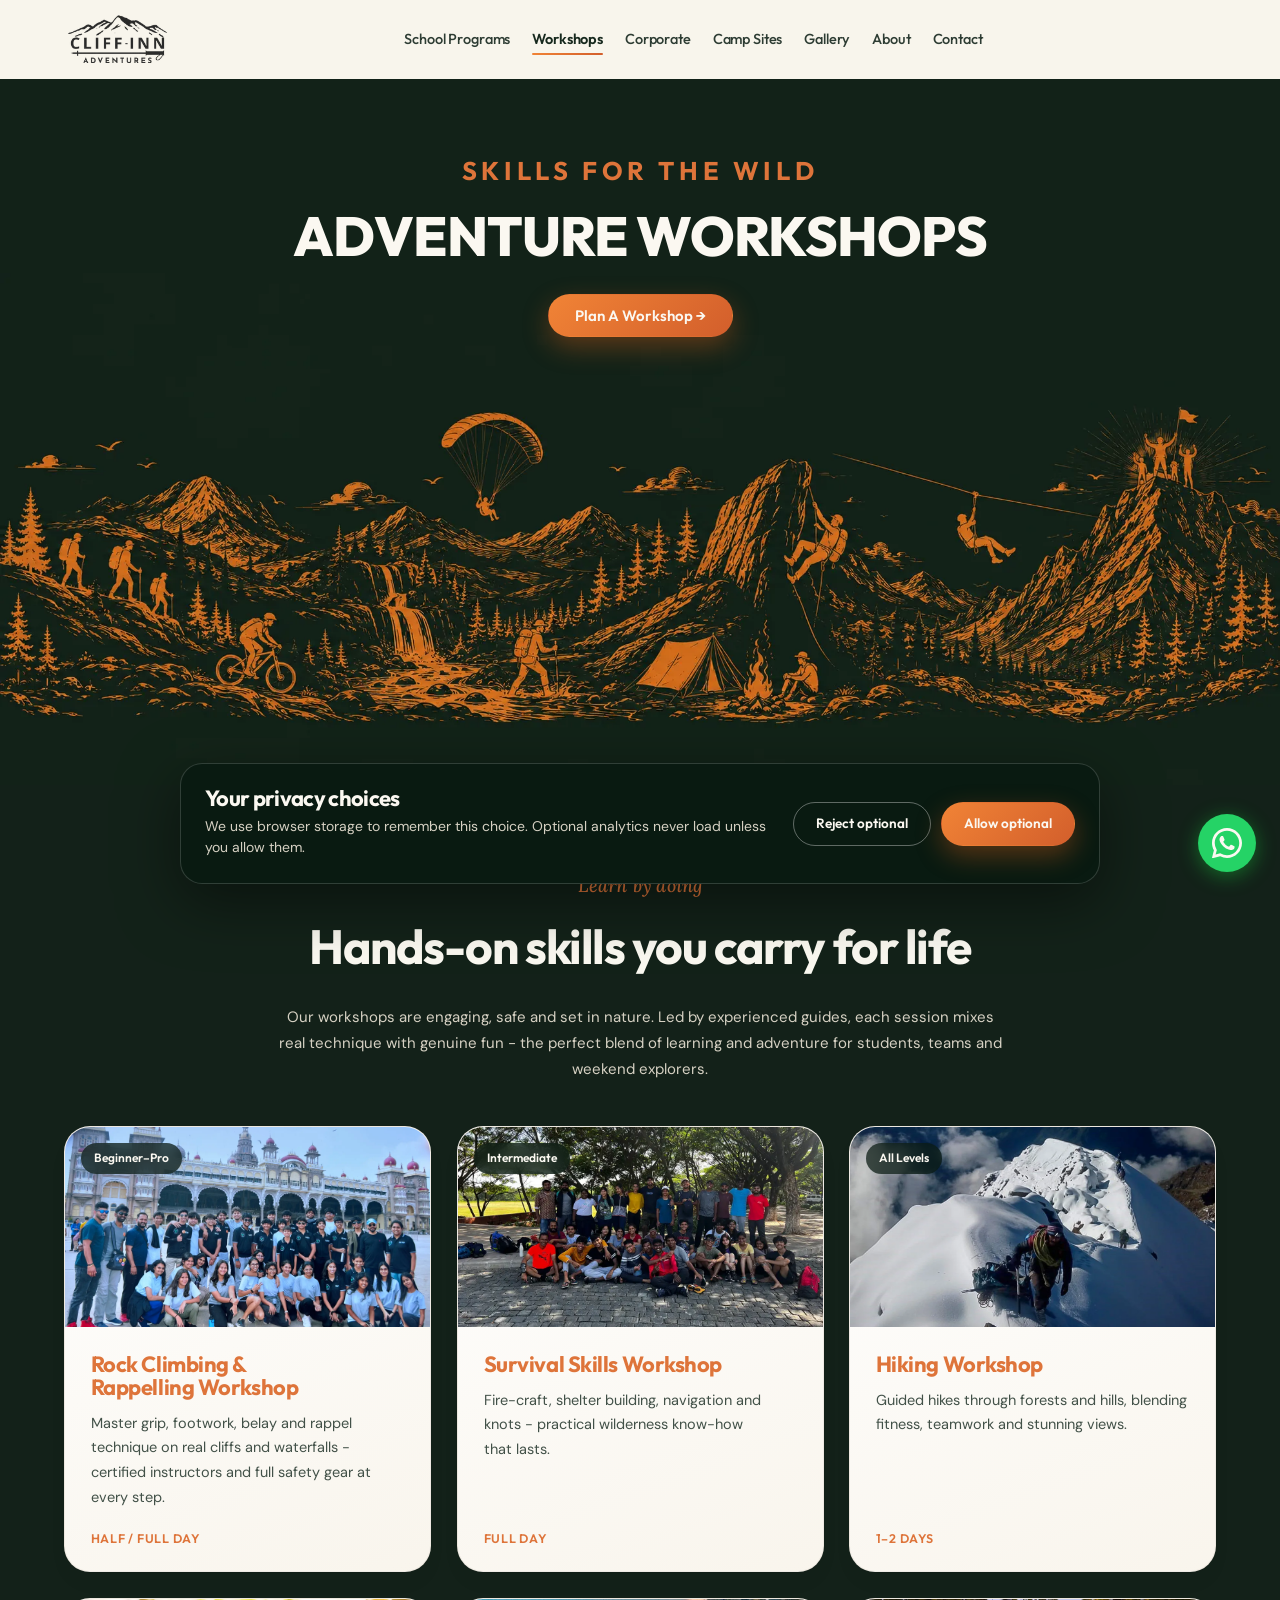
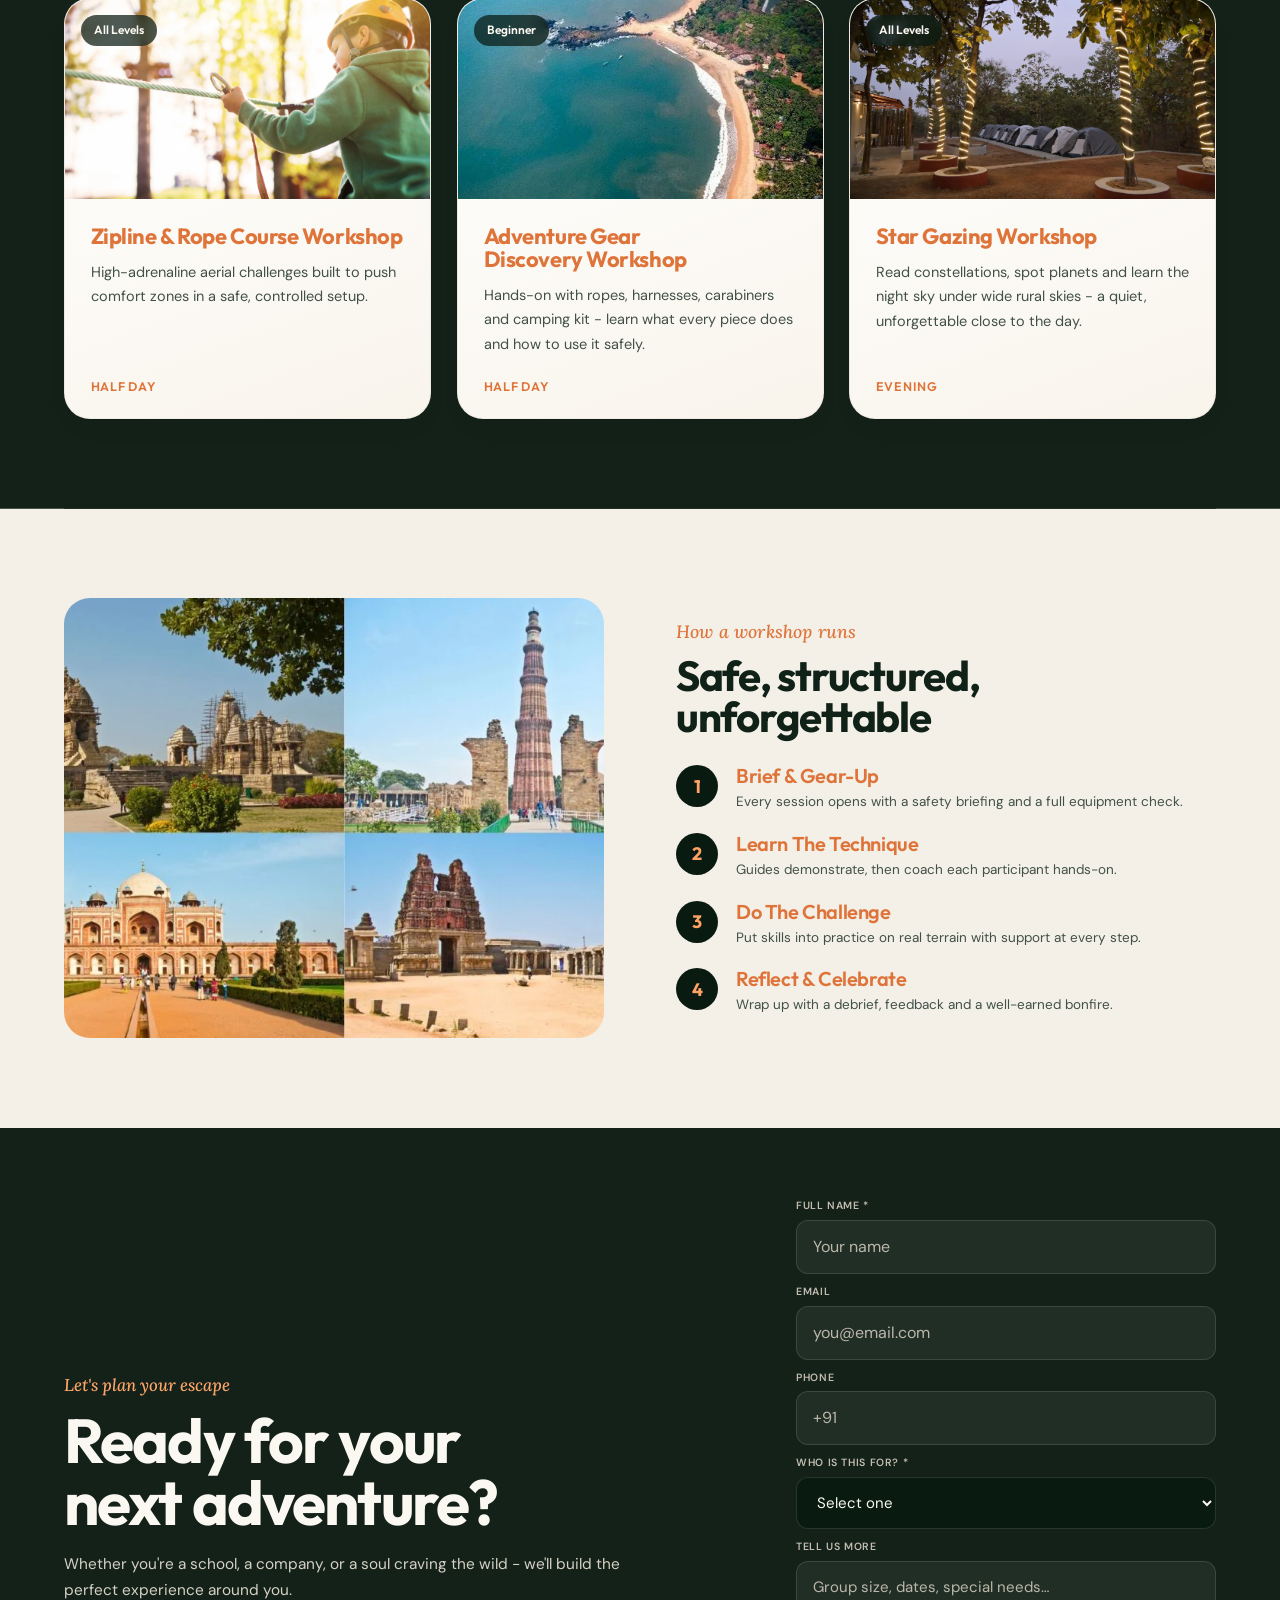
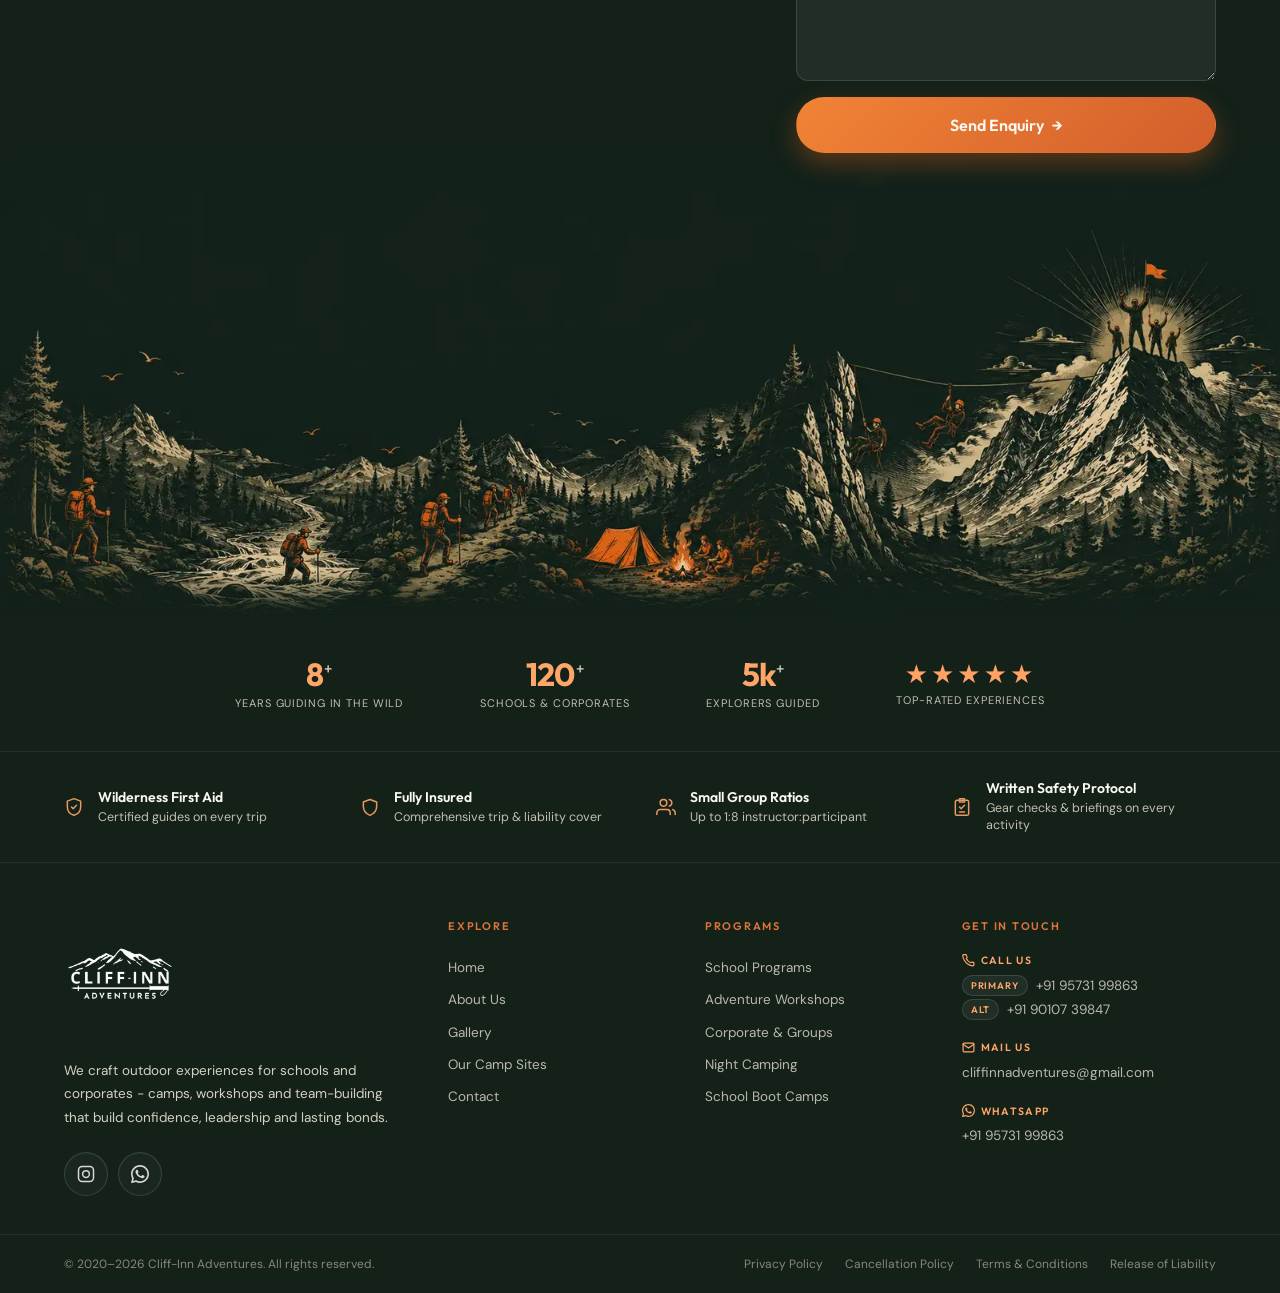
<file: adventure-workshops.html>
﻿<!DOCTYPE html>
<html lang="en">
<head>
<meta charset="utf-8">
<meta name="viewport" content="width=device-width, initial-scale=1">
<meta name="theme-color" content="#0f2a1f">
<title>Adventure Workshops - Cliff-Inn Adventures</title>
<meta name="description" content="Rock climbing, rappelling, survival skills, trekking, zipline and bonfire workshops led by certified guides - for schools, teams and weekend explorers.">
<link rel="canonical" href="https://www.cliffinnadventures.com/adventure-workshops.html">
<meta property="og:type" content="website">
<meta property="og:title" content="Adventure Workshops - Cliff-Inn Adventures">
<meta property="og:description" content="Hands-on skills you carry for life. Safe, structured, unforgettable.">
<meta property="og:url" content="https://www.cliffinnadventures.com/adventure-workshops.html">
<meta property="og:image" content="https://www.cliffinnadventures.com/assets/og/og-adventure-workshops.webp">
<meta name="twitter:card" content="summary_large_image">
<link rel="icon" href="assets/favicons/favicon.svg" type="image/svg+xml">
<link rel="manifest" href="site.webmanifest">
<link rel="preconnect" href="https://fonts.googleapis.com">
<link rel="preconnect" href="https://fonts.gstatic.com" crossorigin>
<link href="https://fonts.googleapis.com/css2?family=Outfit:wght@400;500;600;700&family=DM+Sans:wght@400;500;600;700&family=Lora:ital,wght@1,400;1,500&display=swap" rel="stylesheet">
<link rel="stylesheet" href="css/main.css">
<script type="module" src="js/main.js"></script>
</head>
<body>

<!-- BEGIN partials/nav.html -->
<a class="skip-link" href="#main">Skip to content</a>
<header class="header" id="site-header" data-menu-open="false" data-scrolled="false">
  <div class="header__inner">
    <a class="brand" href="index.html" aria-label="Cliff-Inn Adventures - Home" data-key="home">
      <img class="brand__logo" src="assets/Logo/c-a-black-260.webp" srcset="assets/Logo/c-a-black-180.webp 180w, assets/Logo/c-a-black-260.webp 260w, assets/Logo/c-a-black-360.webp 360w" sizes="107px" alt="Cliff-Inn Adventures" width="107" height="107" decoding="async">
    </a>

    <nav class="nav" id="primary-nav" aria-label="Primary">
      <a class="nav__link" href="school-programs.html" data-key="school">School Programs</a>
      <a class="nav__link" href="adventure-workshops.html" data-key="workshops">Workshops</a>
      <a class="nav__link" href="corporate-packages.html" data-key="corporate">Corporate</a>
      <a class="nav__link" href="camp-sites.html" data-key="camps">Camp Sites</a>
      <a class="nav__link" href="gallery.html" data-key="gallery">Gallery</a>
      <a class="nav__link" href="about.html" data-key="about">About</a>
      <a class="nav__link" href="contact.html" data-key="contact">Contact</a>
    </nav>

    <div class="header__actions">
      <button
        class="burger"
        type="button"
        aria-label="Toggle menu"
        aria-controls="mobile-nav"
        aria-expanded="false"
        data-nav-toggle
      >
        <span></span><span></span><span></span>
      </button>
    </div>
  </div>
</header>

<!-- Mobile drawer - sibling of <header> (not descendant) so that .header can
     safely use `contain: paint layout` for scroll performance. Paint/layout
     containment establishes a new containing block for fixed descendants,
     which would collapse this full-viewport drawer to the header's rect if
     it were nested inside. Open state is signalled via body[data-menu-open]. -->
<div class="header__mobile" id="mobile-nav" role="region" aria-label="Mobile menu">
  <nav class="header__mobile-nav">
    <a href="index.html" data-key="home">Home</a>
    <a href="school-programs.html" data-key="school">School Programs</a>
    <a href="adventure-workshops.html" data-key="workshops">Adventure Workshops</a>
    <a href="corporate-packages.html" data-key="corporate">Corporate &amp; Groups</a>
    <a href="camp-sites.html" data-key="camps">Camp Sites</a>
    <a href="gallery.html" data-key="gallery">Gallery</a>
    <a href="about.html" data-key="about">About</a>
    <a href="contact.html" data-key="contact">Contact</a>
  </nav>
  <div class="header__mobile-footer">
    <div class="header__mobile-contact">
      <a href="tel:+919573199863">+91 95731 99863</a>
      <a href="tel:+919010739847">+91 90107 39847</a>
      <a href="mailto:cliffinnadventures@gmail.com">cliffinnadventures@gmail.com</a>
    </div>
    <a class="header__mobile-cta" href="contact.html">
      Plan Your Escape
      <svg width="14" height="14" viewBox="0 0 14 14" fill="none" aria-hidden="true">
        <path d="M2.5 7h9M7 2.5l4.5 4.5L7 11.5" stroke="currentColor" stroke-width="1.5" stroke-linecap="round" stroke-linejoin="round"/>
      </svg>
    </a>
  </div>
</div>
<!-- END partials/nav.html -->

<main id="main" class="site">

  <section class="hero-banner hero-banner--workshops" data-hero aria-labelledby="hero-title">
    <div class="hero-banner__media" data-hero-media>
      <img src="assets/Background/adventure-workshops-hero-cliffin.webp" alt="Illustration of climbers, hikers, cyclists, campers, ziplining and paragliding across a mountain landscape" loading="eager" fetchpriority="high" width="1983" height="793">
    </div>
    <div class="hero-banner__inner">
      <span class="eyebrow" data-hero-eyebrow><span></span>Skills for the wild</span>
      <h1 class="hero-banner__title" id="hero-title" data-hero-title>Adventure Workshops</h1>
      <div class="hero-banner__actions" data-hero-actions>
        <a class="btn btn--primary btn--md" href="contact.html">Plan A Workshop →</a>
      </div>
      <nav class="breadcrumb" aria-label="Breadcrumb">
        <a href="index.html">Home</a> &nbsp;/&nbsp; Adventure Workshops
      </nav>
    </div>
  </section>

  <section class="section section--large container section--dark">
    <div class="section-head section-head--center" data-animate>
      <span class="eyebrow eyebrow--center"><span></span>Learn by doing</span>
      <h2 style="margin-top:12px; font-size: clamp(28px, 4.4vw, 48px);">Hands-on skills you carry for life</h2>
      <p style="margin-top:20px; font-size:15px;">Our workshops are engaging, safe and set in nature. Led by experienced guides, each session mixes real technique with genuine fun - the perfect blend of learning and adventure for students, teams and weekend explorers.</p>
    </div>
    <div class="card-grid" style="margin-top:44px;">

      <article class="card" data-animate>
        <div class="card__media">
          <img src="assets/images/cliffinnadventures/adventure-workshops/rappelling-cliff-face.webp" alt="Climber and rappeller on a real cliff face" loading="lazy" width="1920" height="1341">
          <span class="chip chip--glass card__badge">Beginner–Pro</span>
        </div>
        <div class="card__body">
          <h3 class="card__title">Rock Climbing &amp; Rappelling Workshop</h3>
          <p class="card__desc">Master grip, footwork, belay and rappel technique on real cliffs and waterfalls - certified instructors and full safety gear at every step.</p>
          <span class="card__foot-text">Half / Full Day</span>
        </div>
      </article>

      <article class="card" data-animate>
        <div class="card__media">
          <img src="assets/images/cliffinnadventures/adventure-workshops/workshop-briefing.webp" alt="Fire-starting demonstration in a forest camp" loading="lazy" width="1920" height="1440">
          <span class="chip chip--glass card__badge">Intermediate</span>
        </div>
        <div class="card__body">
          <h3 class="card__title">Survival Skills Workshop</h3>
          <p class="card__desc">Fire-craft, shelter building, navigation and knots - practical wilderness know-how that lasts.</p>
          <span class="card__foot-text">Full Day</span>
        </div>
      </article>

      <article class="card" data-animate>
        <div class="card__media">
          <img src="assets/images/cliffinnadventures/expeditions/friendship-peak-himalaya.webp" alt="Hikers walking a ridge with a wide view" loading="lazy" width="1536" height="650">
          <span class="chip chip--glass card__badge">All Levels</span>
        </div>
        <div class="card__body">
          <h3 class="card__title">Hiking Workshop</h3>
          <p class="card__desc">Guided hikes through forests and hills, blending fitness, teamwork and stunning views.</p>
          <span class="card__foot-text">1–2 Days</span>
        </div>
      </article>

      <article class="card" data-animate>
        <div class="card__media">
          <img src="assets/images/cliffinnadventures/about/child-on-zipline.webp" alt="Zipline and rope course in action" loading="lazy" width="1920" height="1279">
          <span class="chip chip--glass card__badge">All Levels</span>
        </div>
        <div class="card__body">
          <h3 class="card__title">Zipline &amp; Rope Course Workshop</h3>
          <p class="card__desc">High-adrenaline aerial challenges built to push comfort zones in a safe, controlled setup.</p>
          <span class="card__foot-text">Half Day</span>
        </div>
      </article>

      <article class="card" data-animate>
        <div class="card__media">
          <img src="assets/images/cliffinnadventures/adventure-workshops/workshop-portrait.webp" alt="Adventurer with climbing gear laid out" loading="lazy" width="1920" height="1440">
          <span class="chip chip--glass card__badge">Beginner</span>
        </div>
        <div class="card__body">
          <h3 class="card__title">Adventure Gear Discovery Workshop</h3>
          <p class="card__desc">Hands-on with ropes, harnesses, carabiners and camping kit - learn what every piece does and how to use it safely.</p>
          <span class="card__foot-text">Half Day</span>
        </div>
      </article>

      <article class="card" data-animate>
        <div class="card__media">
          <img src="assets/images/cliffinnadventures/night-camping/night-camp-2.webp" alt="Clear night sky over a camp" loading="lazy" width="1056" height="792">
          <span class="chip chip--glass card__badge">All Levels</span>
        </div>
        <div class="card__body">
          <h3 class="card__title">Star Gazing Workshop</h3>
          <p class="card__desc">Read constellations, spot planets and learn the night sky under wide rural skies - a quiet, unforgettable close to the day.</p>
          <span class="card__foot-text">Evening</span>
        </div>
      </article>

    </div>
  </section>

  <section class="section section--large container">
    <div class="split">
      <div class="media-frame" data-animate>
        <img src="assets/images/cliffinnadventures/adventure-workshops/workshop-group-shot.webp" alt="Group briefing before a climb" loading="lazy" width="1024" height="576">
      </div>
      <div data-animate>
        <span class="eyebrow"><span></span>How a workshop runs</span>
        <h2 style="margin-top:10px; font-size: clamp(26px, 4vw, 42px);">Safe, structured, unforgettable</h2>
        <div class="steps">
          <div class="step">
            <span class="step__num">1</span>
            <div>
              <h3 class="step__title">Brief &amp; Gear-Up</h3>
              <p class="step__body">Every session opens with a safety briefing and a full equipment check.</p>
            </div>
          </div>
          <div class="step">
            <span class="step__num">2</span>
            <div>
              <h3 class="step__title">Learn The Technique</h3>
              <p class="step__body">Guides demonstrate, then coach each participant hands-on.</p>
            </div>
          </div>
          <div class="step">
            <span class="step__num">3</span>
            <div>
              <h3 class="step__title">Do The Challenge</h3>
              <p class="step__body">Put skills into practice on real terrain with support at every step.</p>
            </div>
          </div>
          <div class="step">
            <span class="step__num">4</span>
            <div>
              <h3 class="step__title">Reflect &amp; Celebrate</h3>
              <p class="step__body">Wrap up with a debrief, feedback and a well-earned bonfire.</p>
            </div>
          </div>
        </div>
      </div>
    </div>
  </section>

</main>

<!-- ============================================================
     SECTION: FOOTER SCENE  (CTA band + terrain illustration + footer)
     Source of truth: partials/footer.html
     ============================================================ -->
<!-- BEGIN partials/footer.html -->
<div class="closing-scene" data-section="footer-scene">

<!-- 1) Pre-footer CTA Band -->
<div class="footer__cta-band on-dark" data-nav-invert>
  <div class="footer__cta-band-inner container--wide">
    <div class="footer__cta-copy">
      <span class="footer__cta-eyebrow serif">Let's plan your escape</span>
      <h2 class="footer__cta-title">Ready for your<br>next adventure?</h2>
      <p class="footer__cta-sub">Whether you're a school, a company, or a soul craving the wild - we'll build the perfect experience around you.</p>
    </div>
    <div class="footer__cta-actions">
      <form class="footer__cta-form form--on-dark" data-form="cta-quick" novalidate>
        <input type="hidden" name="website" value="" tabindex="-1" autocomplete="off" class="u-visually-hidden" aria-hidden="true">
        <div class="field">
          <label class="field__label" for="f-fullName">Full name *</label>
          <input class="input" id="f-fullName" name="fullName" type="text" placeholder="Your name" required autocomplete="name">
          <p class="field__error" role="alert">Please enter your name.</p>
        </div>
        <div class="field">
          <label class="field__label" for="f-email">Email *</label>
          <input class="input" id="f-email" name="email" type="email" placeholder="you@email.com" required autocomplete="email">
          <p class="field__error" role="alert">Please enter a valid email.</p>
        </div>
        <div class="field">
          <label class="field__label" for="f-phone">Phone *</label>
          <input class="input" id="f-phone" name="phone" type="tel" placeholder="+91" required autocomplete="tel" inputmode="tel">
          <p class="field__error" role="alert">Please enter your phone number.</p>
        </div>
        <div class="field">
          <label class="field__label" for="f-audience">Who is this for? *</label>
          <select class="select" id="f-audience" name="audience" required>
            <option value="">Select one</option>
            <option value="School group">School group</option>
            <option value="Corporate / Group">Corporate / Group</option>
            <option value="Independent / Family">Independent / Family</option>
          </select>
          <p class="field__error" role="alert">Please select an audience.</p>
        </div>
        <div class="field" data-required-group>
          <span class="field__label" id="f-experiences-label">What are you interested in? *</span>
          <div class="checkbox-group" role="group" aria-labelledby="f-experiences-label">
            <div class="checkbox-group__category">
              <span class="checkbox-group__title">School Programs</span>
              <div class="checkbox-group__options">
                <label class="checkbox-chip"><input type="checkbox" name="experiences" value="In-School Adventure Camp"><span>In-School Adventure Camp</span></label>
                <label class="checkbox-chip"><input type="checkbox" name="experiences" value="Outdoor School Bootcamp"><span>Outdoor School Bootcamp</span></label>
                <label class="checkbox-chip"><input type="checkbox" name="experiences" value="Adventure Skill Learning"><span>Adventure Skill Learning</span></label>
                <label class="checkbox-chip"><input type="checkbox" name="experiences" value="School Trip"><span>School Trip</span></label>
                <label class="checkbox-chip"><input type="checkbox" name="experiences" value="Alpha 360° Day Out"><span>Alpha 360&deg; Day Out</span></label>
                <label class="checkbox-chip"><input type="checkbox" name="experiences" value="Night Camp"><span>Night Camp</span></label>
              </div>
            </div>
            <div class="checkbox-group__category">
              <span class="checkbox-group__title">Corporate Packages</span>
              <div class="checkbox-group__options">
                <label class="checkbox-chip"><input type="checkbox" name="experiences" value="Corporate Day Outing"><span>Corporate Day Outing</span></label>
                <label class="checkbox-chip"><input type="checkbox" name="experiences" value="Group Night Camping"><span>Group Night Camping</span></label>
                <label class="checkbox-chip"><input type="checkbox" name="experiences" value="Team-Building Workshop"><span>Team-Building Workshop</span></label>
                <label class="checkbox-chip"><input type="checkbox" name="experiences" value="Executive Offsite"><span>Executive Offsite</span></label>
              </div>
            </div>
            <div class="checkbox-group__category">
              <span class="checkbox-group__title">Camp Sites</span>
              <div class="checkbox-group__options">
                <label class="checkbox-chip"><input type="checkbox" name="experiences" value="Village Trails"><span>Village Trails</span></label>
                <label class="checkbox-chip"><input type="checkbox" name="experiences" value="Keesara Hills"><span>Keesara Hills</span></label>
                <label class="checkbox-chip"><input type="checkbox" name="experiences" value="Ananthagiri Hills"><span>Ananthagiri Hills</span></label>
                <label class="checkbox-chip"><input type="checkbox" name="experiences" value="Mayuri Forest"><span>Mayuri Forest</span></label>
                <label class="checkbox-chip"><input type="checkbox" name="experiences" value="Pandavulla Gutta"><span>Pandavulla Gutta</span></label>
                <label class="checkbox-chip"><input type="checkbox" name="experiences" value="Tipeswar"><span>Tipeswar</span></label>
              </div>
            </div>
            <div class="checkbox-group__category">
              <span class="checkbox-group__title">Adventure Workshops</span>
              <div class="checkbox-group__options">
                <label class="checkbox-chip"><input type="checkbox" name="experiences" value="Rock Climbing & Rappelling Workshop"><span>Rock Climbing & Rappelling Workshop</span></label>
                <label class="checkbox-chip"><input type="checkbox" name="experiences" value="Survival Skills Workshop"><span>Survival Skills Workshop</span></label>
                <label class="checkbox-chip"><input type="checkbox" name="experiences" value="Hiking Workshop"><span>Hiking Workshop</span></label>
                <label class="checkbox-chip"><input type="checkbox" name="experiences" value="Zipline & Rope Course Workshop"><span>Zipline & Rope Course Workshop</span></label>
                <label class="checkbox-chip"><input type="checkbox" name="experiences" value="Adventure Gear Discovery Workshop"><span>Adventure Gear Discovery Workshop</span></label>
                <label class="checkbox-chip"><input type="checkbox" name="experiences" value="Star Gazing Workshop"><span>Star Gazing Workshop</span></label>
              </div>
            </div>
          </div>
          <p class="field__error" role="alert">Please select at least one experience.</p>
        </div>
        <div class="field">
          <label class="field__label" for="f-message">Tell us more</label>
          <textarea class="textarea" id="f-message" name="message" rows="4" placeholder="Group size, dates, special needs…"></textarea>
        </div>
        <button class="btn btn--primary footer__cta-submit" type="submit">Send Enquiry <span aria-hidden="true">→</span></button>
        <p class="form-status" data-form-status aria-live="polite"></p>
      </form>
      <div class="footer__cta-success success-panel" data-form-success hidden role="status">
        <div class="success-panel__title">You're on the list</div>
        <p class="success-panel__body">We'll reach out within 24 hours with dates and the full plan.</p>
      </div>
    </div>
  </div>
</div>

<!-- 2) Mountain terrain transition - bridges CTA to footer -->
<div class="footer-terrain" aria-hidden="true" data-nav-invert>
  <img src="assets/Background/bg-image-cliffin-1600.webp" srcset="assets/Background/bg-image-cliffin-1200.webp 1200w, assets/Background/bg-image-cliffin-1600.webp 1600w" sizes="100vw" alt="" loading="lazy" decoding="async" width="1600" height="640">
</div>

<!-- 3) Footer -->
<footer class="footer on-dark" role="contentinfo" data-nav-invert>

  <!-- Trust Strip -->
  <div class="footer__trust">
    <div class="footer__trust-inner container--wide">
      <div class="footer__trust-item">
        <span class="footer__trust-num">8<span class="footer__trust-sup">+</span></span>
        <span class="footer__trust-label">Years guiding in the wild</span>
      </div>
      <div class="footer__trust-divider" aria-hidden="true"></div>
      <div class="footer__trust-item">
        <span class="footer__trust-num">120<span class="footer__trust-sup">+</span></span>
        <span class="footer__trust-label">Schools &amp; corporates</span>
      </div>
      <div class="footer__trust-divider" aria-hidden="true"></div>
      <div class="footer__trust-item">
        <span class="footer__trust-num">5k<span class="footer__trust-sup">+</span></span>
        <span class="footer__trust-label">Explorers guided</span>
      </div>
      <div class="footer__trust-divider" aria-hidden="true"></div>
      <div class="footer__trust-item">
        <span class="footer__trust-num footer__trust-num--stars" aria-label="5 out of 5 stars">★★★★★</span>
        <span class="footer__trust-label">Top-rated experiences</span>
      </div>
    </div>
  </div>

  <!-- Safety Credentials -->
  <div class="footer__safety" aria-label="Safety credentials">
    <div class="footer__safety-inner container--wide">
      <div class="footer__safety-item">
        <svg width="20" height="20" viewBox="0 0 24 24" fill="none" stroke="currentColor" stroke-width="1.8" stroke-linecap="round" stroke-linejoin="round" aria-hidden="true"><path d="M12 2 4 5v7c0 4.5 3.5 8.5 8 10 4.5-1.5 8-5.5 8-10V5l-8-3Z"/><path d="M9 12l2 2 4-4"/></svg>
        <div>
          <div class="footer__safety-title">Wilderness First Aid</div>
          <div class="footer__safety-sub">Certified guides on every trip</div>
        </div>
      </div>
      <div class="footer__safety-item">
        <svg width="20" height="20" viewBox="0 0 24 24" fill="none" stroke="currentColor" stroke-width="1.8" stroke-linecap="round" stroke-linejoin="round" aria-hidden="true"><path d="M12 22c5-2 8-6 8-11V6l-8-3-8 3v5c0 5 3 9 8 11Z"/></svg>
        <div>
          <div class="footer__safety-title">Fully Insured</div>
          <div class="footer__safety-sub">Comprehensive trip &amp; liability cover</div>
        </div>
      </div>
      <div class="footer__safety-item">
        <svg width="20" height="20" viewBox="0 0 24 24" fill="none" stroke="currentColor" stroke-width="1.8" stroke-linecap="round" stroke-linejoin="round" aria-hidden="true"><path d="M17 21v-2a4 4 0 0 0-4-4H5a4 4 0 0 0-4 4v2"/><circle cx="9" cy="7" r="4"/><path d="M23 21v-2a4 4 0 0 0-3-3.87M16 3.13a4 4 0 0 1 0 7.75"/></svg>
        <div>
          <div class="footer__safety-title">Small Group Ratios</div>
          <div class="footer__safety-sub">Up to 1:8 instructor:participant</div>
        </div>
      </div>
      <div class="footer__safety-item">
        <svg width="20" height="20" viewBox="0 0 24 24" fill="none" stroke="currentColor" stroke-width="1.8" stroke-linecap="round" stroke-linejoin="round" aria-hidden="true"><rect x="4" y="4" width="16" height="18" rx="2"/><path d="M9 2h6v4H9z"/><path d="M9 12l2 2 4-4"/><path d="M9 18h6"/></svg>
        <div>
          <div class="footer__safety-title">Written Safety Protocol</div>
          <div class="footer__safety-sub">Gear checks &amp; briefings on every activity</div>
        </div>
      </div>
    </div>
  </div>

  <!-- Main Footer Grid -->
  <div class="footer__grid container--wide">

    <div class="footer__brand">
      <img class="footer__brand-logo" src="assets/Logo/c-a-white-260.webp" srcset="assets/Logo/c-a-white-180.webp 180w, assets/Logo/c-a-white-260.webp 260w, assets/Logo/c-a-white-360.webp 360w" sizes="112px" alt="Cliff-Inn Adventures" width="112" height="112" decoding="async">
      <p class="footer__brand-desc">We craft outdoor experiences for schools and corporates - camps, workshops and team-building that build confidence, leadership and lasting bonds.</p>
      <div class="footer__socials" aria-label="Follow us on social media">
        <a class="footer__social" href="https://instagram.com/cliffinnadventures" aria-label="Instagram" rel="noopener noreferrer" target="_blank">
          <svg width="18" height="18" viewBox="0 0 24 24" fill="none" stroke="currentColor" stroke-width="2" stroke-linecap="round" stroke-linejoin="round" aria-hidden="true"><rect x="2" y="2" width="20" height="20" rx="5"/><circle cx="12" cy="12" r="4.5"/><circle cx="17.5" cy="6.5" r="0.5" fill="currentColor" stroke="none"/></svg>
        </a>
        <a class="footer__social" href="https://wa.me/919573199863" aria-label="WhatsApp" rel="noopener noreferrer" target="_blank">
          <svg width="18" height="18" viewBox="0 0 24 24" fill="currentColor" aria-hidden="true"><path d="M17.472 14.382c-.297-.149-1.758-.867-2.03-.967-.273-.099-.471-.148-.67.15-.197.297-.767.966-.94 1.164-.173.199-.347.223-.644.075-.297-.15-1.255-.463-2.39-1.475-.883-.788-1.48-1.761-1.653-2.059-.173-.297-.018-.458.13-.606.134-.133.298-.347.446-.52.149-.174.198-.298.298-.497.099-.198.05-.371-.025-.52-.075-.149-.669-1.612-.916-2.207-.242-.579-.487-.5-.669-.51-.173-.008-.371-.01-.57-.01-.198 0-.52.074-.792.372-.272.297-1.04 1.016-1.04 2.479 0 1.462 1.065 2.875 1.213 3.074.149.198 2.096 3.2 5.077 4.487.709.306 1.262.489 1.694.625.712.227 1.36.195 1.871.118.571-.085 1.758-.719 2.006-1.413.248-.694.248-1.289.173-1.413-.074-.124-.272-.198-.57-.347z"/><path d="M12 0C5.373 0 0 5.373 0 12c0 2.127.558 4.122 1.533 5.85L.057 23.527a.5.5 0 0 0 .615.606l5.88-1.543A11.942 11.942 0 0 0 12 24c6.627 0 12-5.373 12-12S18.627 0 12 0zm0 21.818a9.818 9.818 0 0 1-5.021-1.378l-.36-.214-3.733.979.998-3.648-.235-.374A9.818 9.818 0 0 1 2.182 12C2.182 6.57 6.57 2.182 12 2.182S21.818 6.57 21.818 12 17.43 21.818 12 21.818z"/></svg>
        </a>
      </div>
    </div>

    <nav aria-label="Explore">
      <h3 class="footer__heading">Explore</h3>
      <ul class="footer__list" role="list">
        <li><a href="index.html">Home</a></li>
        <li><a href="about.html">About Us</a></li>
        <li><a href="gallery.html">Gallery</a></li>
        <li><a href="camp-sites.html">Our Camp Sites</a></li>
        <li><a href="contact.html">Contact</a></li>
      </ul>
    </nav>

    <nav aria-label="Programs">
      <h3 class="footer__heading">Programs</h3>
      <ul class="footer__list" role="list">
        <li><a href="school-programs.html">School Programs</a></li>
        <li><a href="adventure-workshops.html">Adventure Workshops</a></li>
        <li><a href="corporate-packages.html">Corporate &amp; Groups</a></li>
        <li><a href="corporate-packages.html">Night Camping</a></li>
        <li><a href="school-programs.html">School Boot Camps</a></li>
      </ul>
    </nav>

    <address class="footer__contact">
      <h3 class="footer__heading">Get In Touch</h3>
      <ul class="footer__list footer__list--contact" role="list">
        <li class="footer__contact-item">
          <span class="footer__contact-key">
            <svg width="13" height="13" viewBox="0 0 24 24" fill="none" stroke="currentColor" stroke-width="2.2" stroke-linecap="round" stroke-linejoin="round" aria-hidden="true"><path d="M22 16.92v3a2 2 0 0 1-2.18 2 19.79 19.79 0 0 1-8.63-3.07A19.5 19.5 0 0 1 4.49 12 19.79 19.79 0 0 1 1.42 3.18 2 2 0 0 1 3.42 1h3a2 2 0 0 1 2 1.72c.127.96.361 1.903.7 2.81a2 2 0 0 1-.45 2.11L7.91 8.4a16 16 0 0 0 7.74 7.74l.79-.79a2 2 0 0 1 2.11-.45c.907.339 1.85.573 2.81.7A2 2 0 0 1 22 16.92z"/></svg>
            Call us
          </span>
          <a href="tel:+919573199863"><span class="footer__contact-tag">Primary</span>+91 95731 99863</a>
          <a href="tel:+919010739847"><span class="footer__contact-tag">Alt</span>+91 90107 39847</a>
        </li>
        <li class="footer__contact-item">
          <span class="footer__contact-key">
            <svg width="13" height="13" viewBox="0 0 24 24" fill="none" stroke="currentColor" stroke-width="2.2" stroke-linecap="round" stroke-linejoin="round" aria-hidden="true"><path d="M4 4h16c1.1 0 2 .9 2 2v12c0 1.1-.9 2-2 2H4c-1.1 0-2-.9-2-2V6c0-1.1.9-2 2-2z"/><polyline points="22,6 12,13 2,6"/></svg>
            Mail us
          </span>
          <a href="mailto:cliffinnadventures@gmail.com">cliffinnadventures@gmail.com</a>
        </li>
        <li class="footer__contact-item">
          <span class="footer__contact-key">
            <svg width="13" height="13" viewBox="0 0 24 24" fill="currentColor" aria-hidden="true"><path d="M17.472 14.382c-.297-.149-1.758-.867-2.03-.967-.273-.099-.471-.148-.67.15-.197.297-.767.966-.94 1.164-.173.199-.347.223-.644.075-.297-.15-1.255-.463-2.39-1.475-.883-.788-1.48-1.761-1.653-2.059-.173-.297-.018-.458.13-.606.134-.133.298-.347.446-.52.149-.174.198-.298.298-.497.099-.198.05-.371-.025-.52-.075-.149-.669-1.612-.916-2.207-.242-.579-.487-.5-.669-.51-.173-.008-.371-.01-.57-.01-.198 0-.52.074-.792.372-.272.297-1.04 1.016-1.04 2.479 0 1.462 1.065 2.875 1.213 3.074.149.198 2.096 3.2 5.077 4.487.709.306 1.262.489 1.694.625.712.227 1.36.195 1.871.118.571-.085 1.758-.719 2.006-1.413.248-.694.248-1.289.173-1.413-.074-.124-.272-.198-.57-.347z"/><path d="M12 0C5.373 0 0 5.373 0 12c0 2.127.558 4.122 1.533 5.85L.057 23.527a.5.5 0 0 0 .615.606l5.88-1.543A11.942 11.942 0 0 0 12 24c6.627 0 12-5.373 12-12S18.627 0 12 0zm0 21.818a9.818 9.818 0 0 1-5.021-1.378l-.36-.214-3.733.979.998-3.648-.235-.374A9.818 9.818 0 0 1 2.182 12C2.182 6.57 6.57 2.182 12 2.182S21.818 6.57 21.818 12 17.43 21.818 12 21.818z"/></svg>
            WhatsApp
          </span>
          <a href="https://wa.me/919573199863" target="_blank" rel="noopener noreferrer">+91 95731 99863</a>
        </li>
      </ul>
    </address>

  </div>

  <!-- Bottom Bar -->
  <div class="footer__bar">
    <div class="footer__bar-inner container--wide">
      <span>© 2020–2026 Cliff-Inn Adventures. All rights reserved.</span>
      <div class="footer__legal">
        <a href="#">Privacy Policy</a>
        <a href="#">Cancellation Policy</a>
        <a href="#">Terms &amp; Conditions</a>
        <a href="#">Release of Liability</a>
      </div>
    </div>
  </div>

</footer>

</div>
<!-- END partials/footer.html -->


<!-- WHATSAPP FLOAT -->
<a class="wa-float" href="https://wa.me/919573199863" target="_blank" rel="noopener noreferrer" aria-label="Chat with us on WhatsApp">
  <span class="wa-float__label">Chat with us</span>
  <span class="wa-float__btn">
    <svg viewBox="0 0 24 24" fill="currentColor" aria-hidden="true"><path d="M17.472 14.382c-.297-.149-1.758-.867-2.03-.967-.273-.099-.471-.148-.67.15-.197.297-.767.966-.94 1.164-.173.199-.347.223-.644.075-.297-.15-1.255-.463-2.39-1.475-.883-.788-1.48-1.761-1.653-2.059-.173-.297-.018-.458.13-.606.134-.133.298-.347.446-.52.149-.174.198-.298.298-.497.099-.198.05-.371-.025-.52-.075-.149-.669-1.612-.916-2.207-.242-.579-.487-.5-.669-.51-.173-.008-.371-.01-.57-.01-.198 0-.52.074-.792.372-.272.297-1.04 1.016-1.04 2.479 0 1.462 1.065 2.875 1.213 3.074.149.198 2.096 3.2 5.077 4.487.709.306 1.262.489 1.694.625.712.227 1.36.195 1.871.118.571-.085 1.758-.719 2.006-1.413.248-.694.248-1.289.173-1.413-.074-.124-.272-.198-.57-.347z"/><path d="M12 0C5.373 0 0 5.373 0 12c0 2.127.558 4.122 1.533 5.85L.057 23.527a.5.5 0 0 0 .615.606l5.88-1.543A11.942 11.942 0 0 0 12 24c6.627 0 12-5.373 12-12S18.627 0 12 0zm0 21.818a9.818 9.818 0 0 1-5.021-1.378l-.36-.214-3.733.979.998-3.648-.235-.374A9.818 9.818 0 0 1 2.182 12C2.182 6.57 6.57 2.182 12 2.182S21.818 6.57 21.818 12 17.43 21.818 12 21.818z"/></svg>
  </span>
</a>

</body>
</html>
</file>
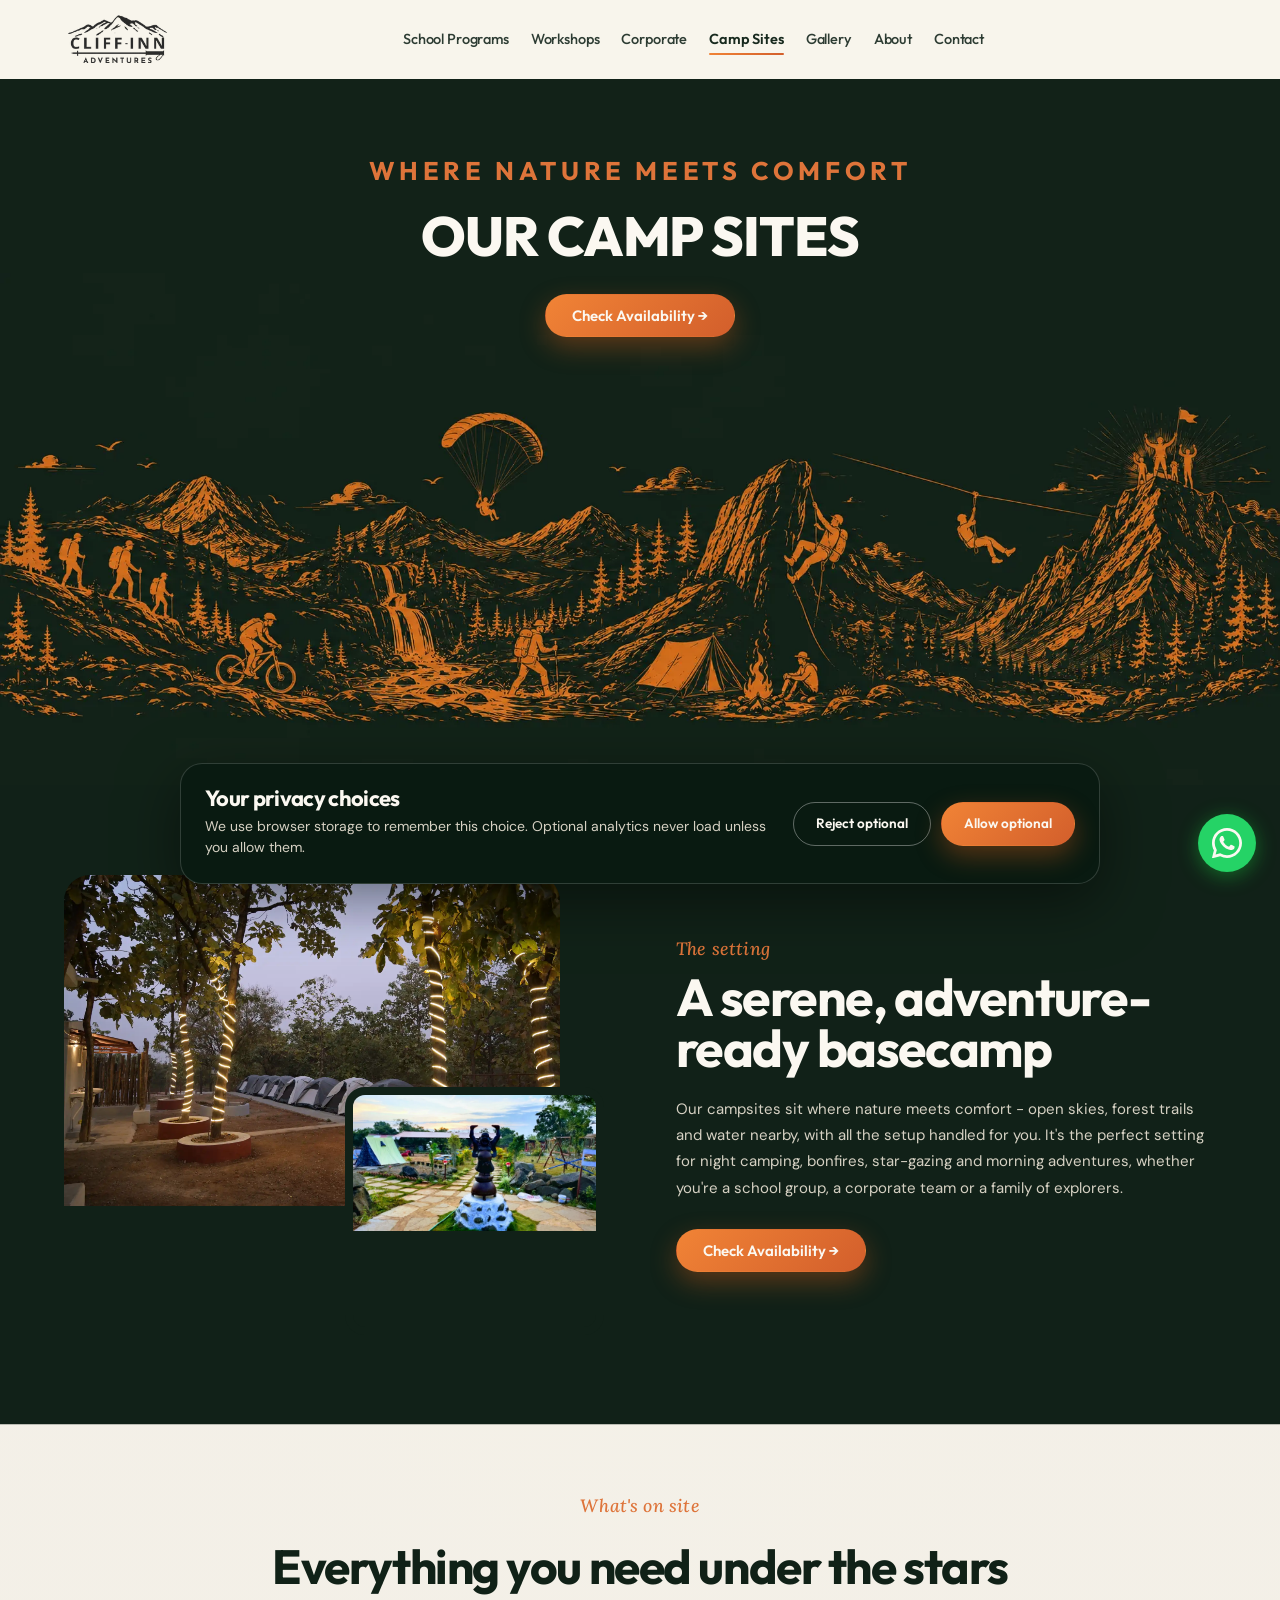
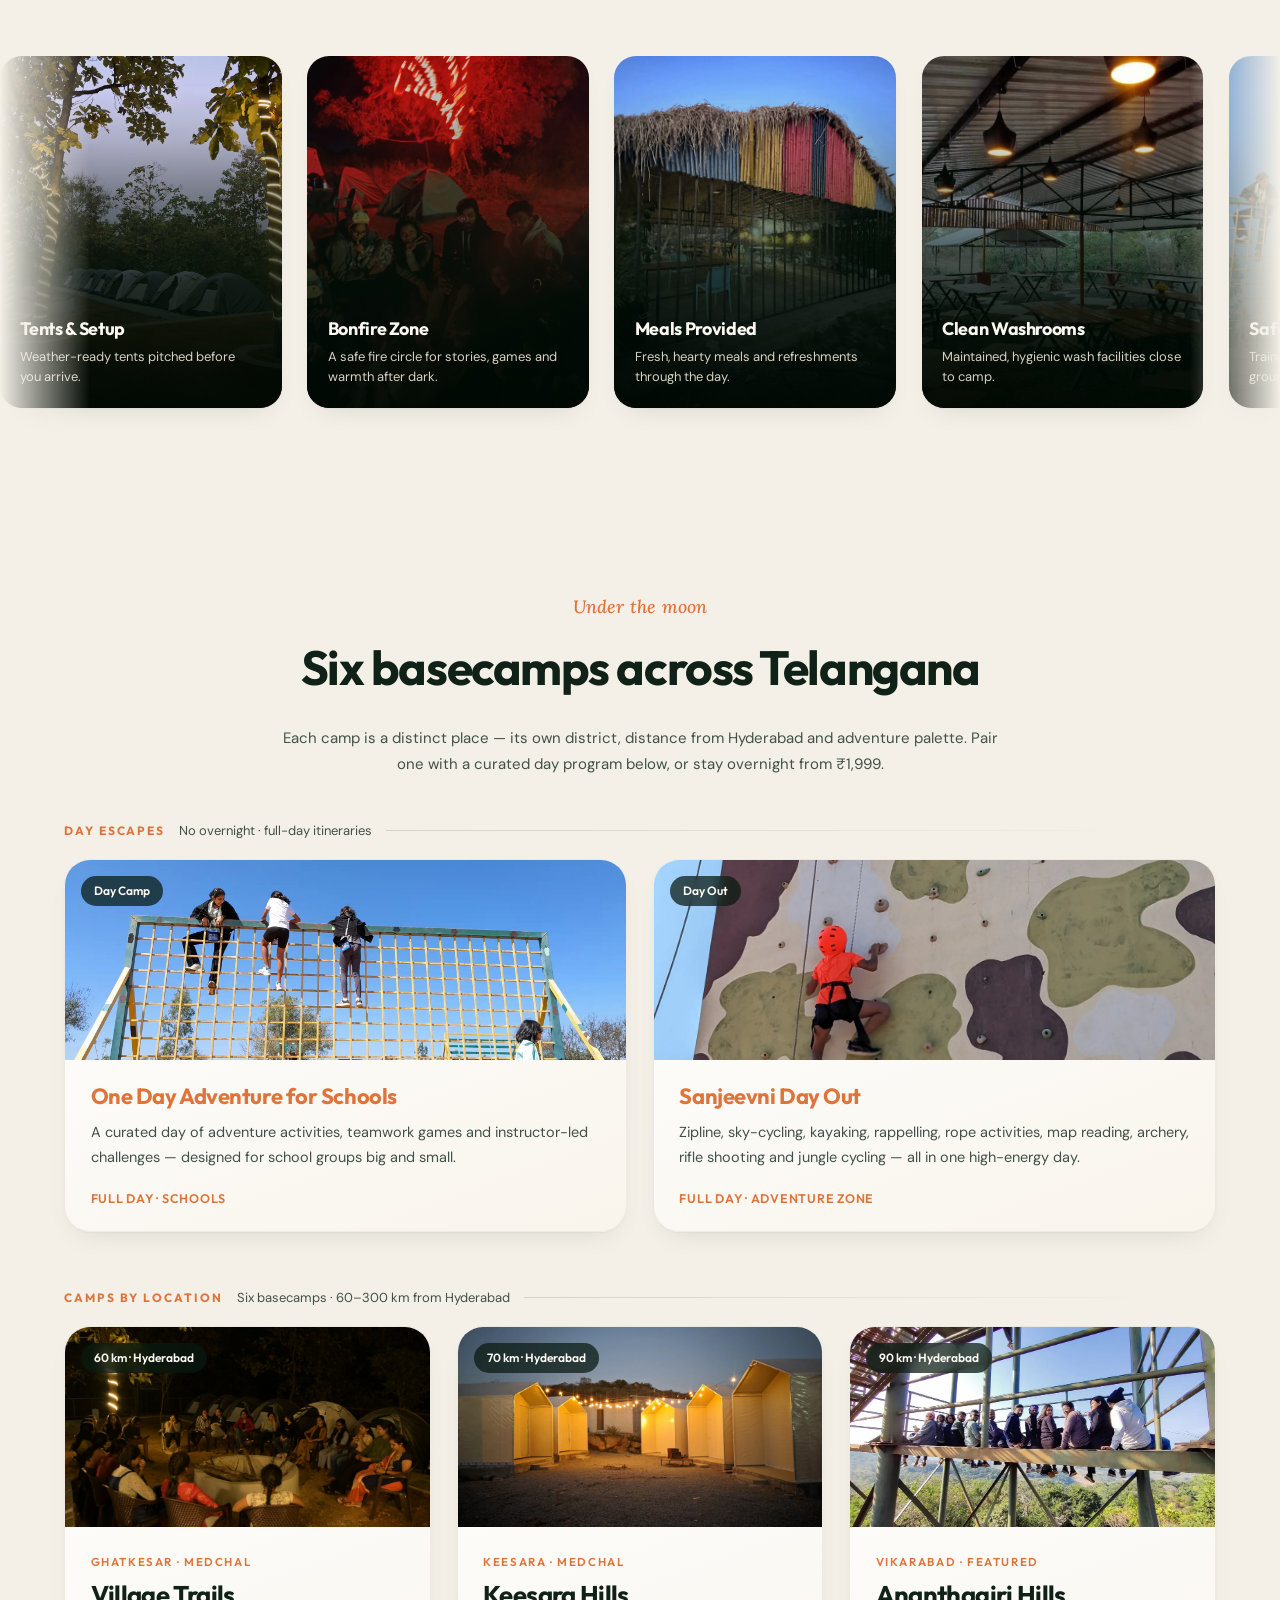
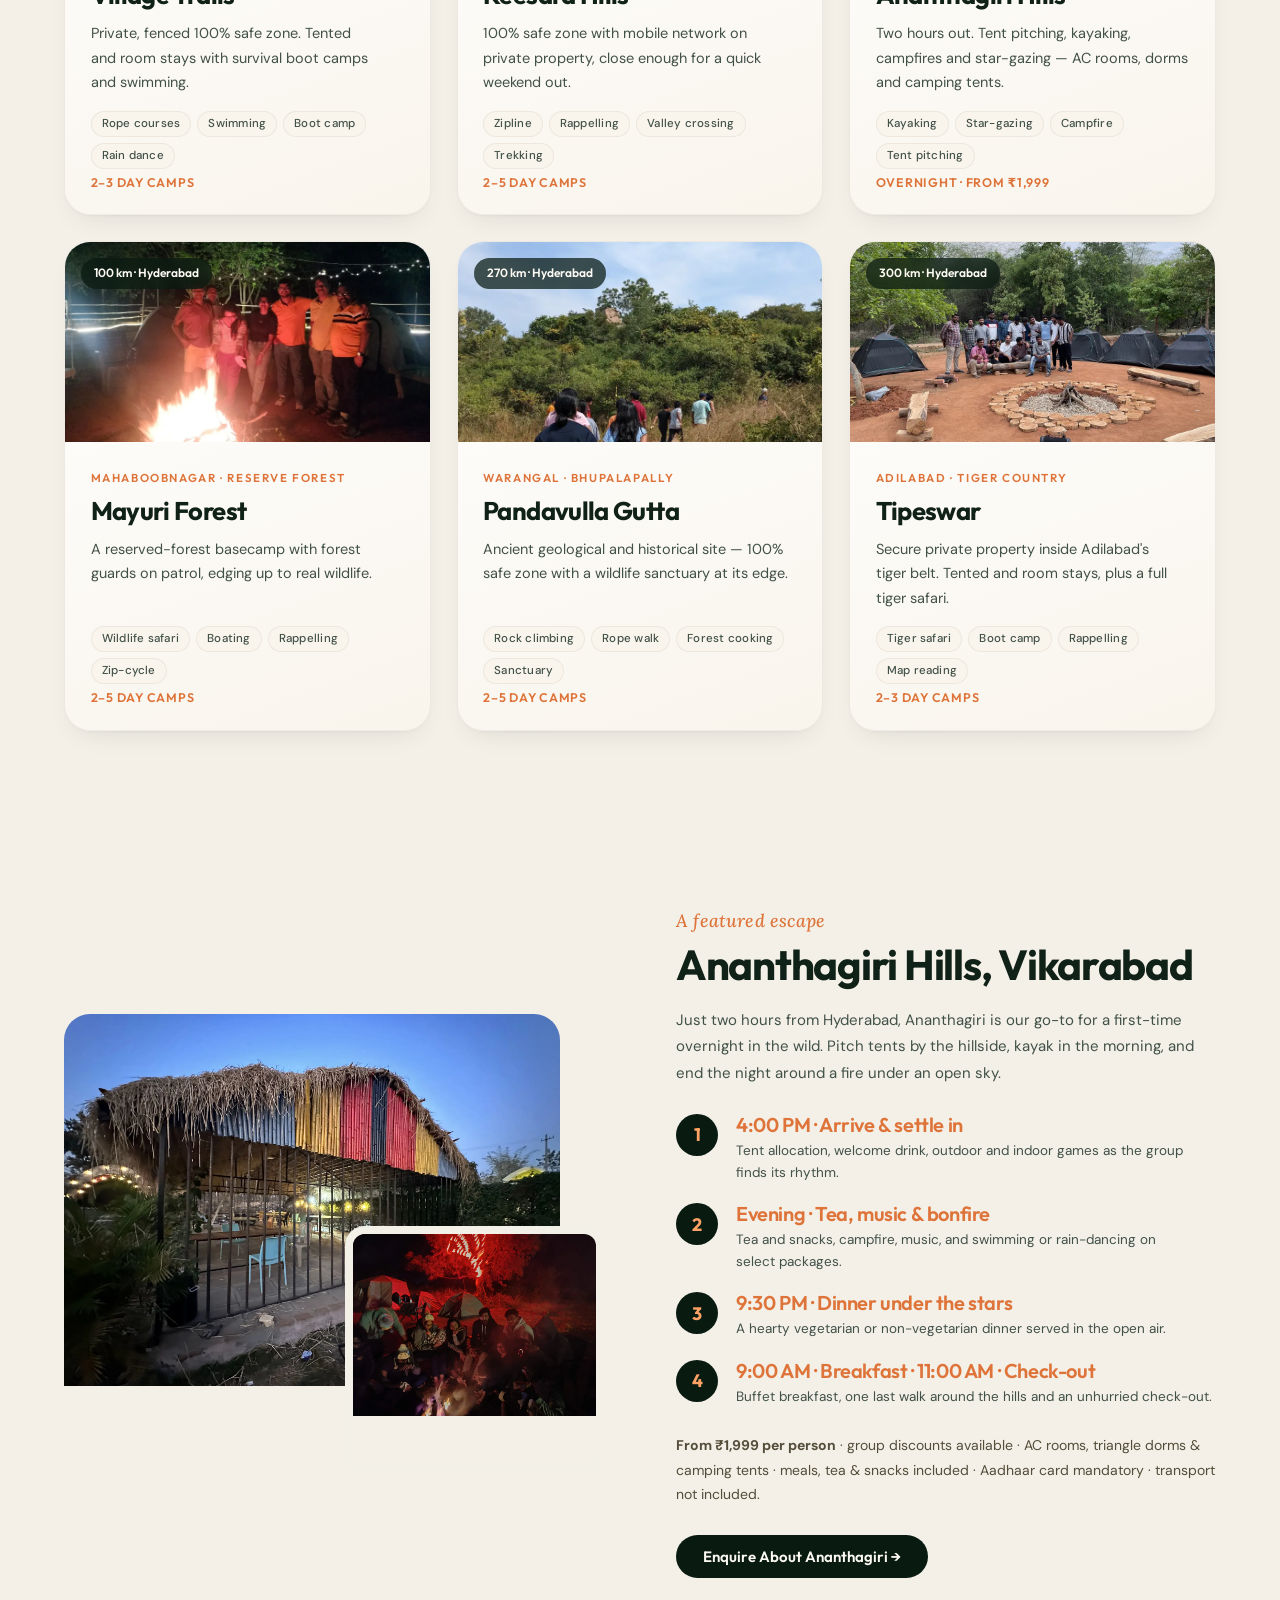
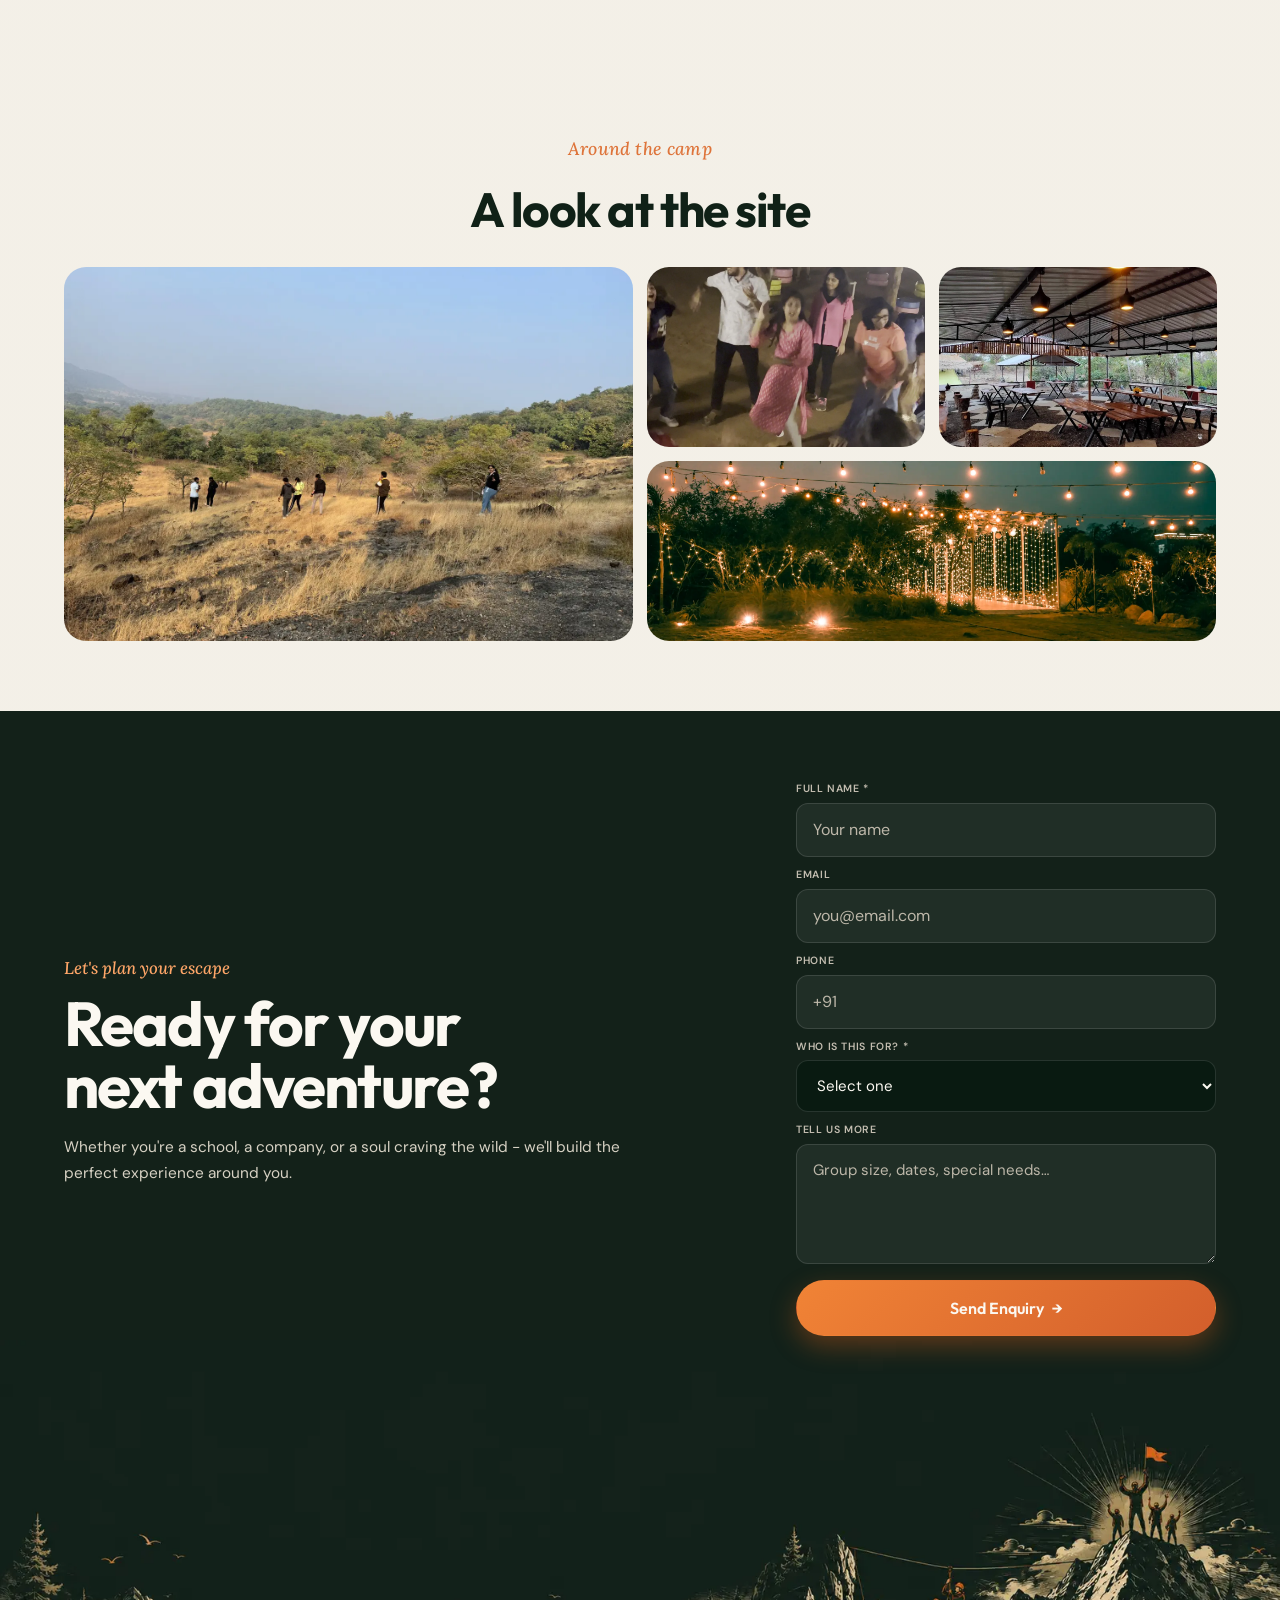
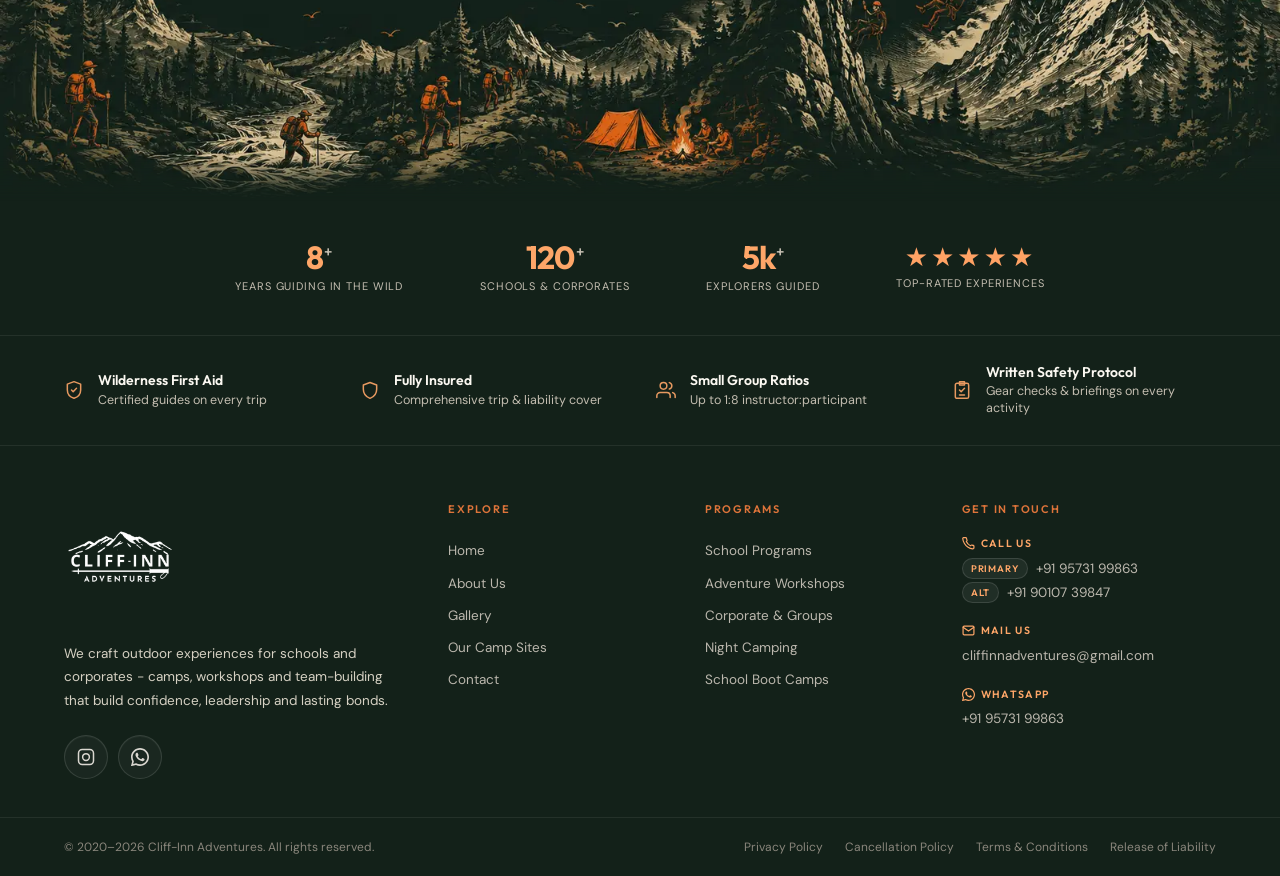
<file: camp-sites.html>
<!DOCTYPE html>
<html lang="en">
<head>
<meta charset="utf-8">
<meta name="viewport" content="width=device-width, initial-scale=1">
<meta name="theme-color" content="#0f2a1f">
<title>Our Camp Sites - Cliff-Inn Adventures</title>
<meta name="description" content="Serene basecamps built for night camping, bonfires, star-gazing and morning adventures - with tents, meals, washrooms and 24/7 safety on site.">
<link rel="canonical" href="https://www.cliffinnadventures.com/camp-sites.html">
<meta property="og:type" content="website">
<meta property="og:title" content="Our Camp Sites - Cliff-Inn Adventures">
<meta property="og:description" content="Where nature meets comfort. Everything you need under the stars.">
<meta property="og:url" content="https://www.cliffinnadventures.com/camp-sites.html">
<meta property="og:image" content="https://www.cliffinnadventures.com/assets/og/og-camp-sites.webp">
<meta name="twitter:card" content="summary_large_image">
<link rel="icon" href="assets/favicons/favicon.svg" type="image/svg+xml">
<link rel="manifest" href="site.webmanifest">
<link rel="preconnect" href="https://fonts.googleapis.com">
<link rel="preconnect" href="https://fonts.gstatic.com" crossorigin>
<link href="https://fonts.googleapis.com/css2?family=Outfit:wght@400;500;600;700&family=DM+Sans:wght@400;500;600;700&family=Lora:ital,wght@1,400;1,500&display=swap" rel="stylesheet">
<link rel="stylesheet" href="css/main.css">
<script type="module" src="js/main.js"></script>
</head>
<body>

<!-- BEGIN partials/nav.html -->
<a class="skip-link" href="#main">Skip to content</a>
<header class="header" id="site-header" data-menu-open="false" data-scrolled="false">
  <div class="header__inner">
    <a class="brand" href="index.html" aria-label="Cliff-Inn Adventures - Home" data-key="home">
      <img class="brand__logo" src="assets/Logo/c-a-black-260.webp" srcset="assets/Logo/c-a-black-180.webp 180w, assets/Logo/c-a-black-260.webp 260w, assets/Logo/c-a-black-360.webp 360w" sizes="107px" alt="Cliff-Inn Adventures" width="107" height="107" decoding="async">
    </a>

    <nav class="nav" id="primary-nav" aria-label="Primary">
      <a class="nav__link" href="school-programs.html" data-key="school">School Programs</a>
      <a class="nav__link" href="adventure-workshops.html" data-key="workshops">Workshops</a>
      <a class="nav__link" href="corporate-packages.html" data-key="corporate">Corporate</a>
      <a class="nav__link" href="camp-sites.html" data-key="camps">Camp Sites</a>
      <a class="nav__link" href="gallery.html" data-key="gallery">Gallery</a>
      <a class="nav__link" href="about.html" data-key="about">About</a>
      <a class="nav__link" href="contact.html" data-key="contact">Contact</a>
    </nav>

    <div class="header__actions">
      <button
        class="burger"
        type="button"
        aria-label="Toggle menu"
        aria-controls="mobile-nav"
        aria-expanded="false"
        data-nav-toggle
      >
        <span></span><span></span><span></span>
      </button>
    </div>
  </div>
</header>

<!-- Mobile drawer - sibling of <header> (not descendant) so that .header can
     safely use `contain: paint layout` for scroll performance. Paint/layout
     containment establishes a new containing block for fixed descendants,
     which would collapse this full-viewport drawer to the header's rect if
     it were nested inside. Open state is signalled via body[data-menu-open]. -->
<div class="header__mobile" id="mobile-nav" role="region" aria-label="Mobile menu">
  <nav class="header__mobile-nav">
    <a href="index.html" data-key="home">Home</a>
    <a href="school-programs.html" data-key="school">School Programs</a>
    <a href="adventure-workshops.html" data-key="workshops">Adventure Workshops</a>
    <a href="corporate-packages.html" data-key="corporate">Corporate &amp; Groups</a>
    <a href="camp-sites.html" data-key="camps">Camp Sites</a>
    <a href="gallery.html" data-key="gallery">Gallery</a>
    <a href="about.html" data-key="about">About</a>
    <a href="contact.html" data-key="contact">Contact</a>
  </nav>
  <div class="header__mobile-footer">
    <div class="header__mobile-contact">
      <a href="tel:+919573199863">+91 95731 99863</a>
      <a href="tel:+919010739847">+91 90107 39847</a>
      <a href="mailto:cliffinnadventures@gmail.com">cliffinnadventures@gmail.com</a>
    </div>
    <a class="header__mobile-cta" href="contact.html">
      Plan Your Escape
      <svg width="14" height="14" viewBox="0 0 14 14" fill="none" aria-hidden="true">
        <path d="M2.5 7h9M7 2.5l4.5 4.5L7 11.5" stroke="currentColor" stroke-width="1.5" stroke-linecap="round" stroke-linejoin="round"/>
      </svg>
    </a>
  </div>
</div>
<!-- END partials/nav.html -->

<main id="main" class="site">

  <section class="hero-banner hero-banner--workshops" data-hero aria-labelledby="hero-title">
    <div class="hero-banner__media" data-hero-media>
      <img src="assets/Background/adventure-workshops-hero-cliffin.webp" alt="Illustration of climbers, hikers, cyclists, campers, ziplining and paragliding across a mountain landscape" loading="eager" fetchpriority="high" width="1983" height="793">
    </div>
    <div class="hero-banner__inner">
      <span class="eyebrow" data-hero-eyebrow><span></span>Where nature meets comfort</span>
      <h1 class="hero-banner__title" id="hero-title" data-hero-title>Our Camp Sites</h1>
      <div class="hero-banner__actions" data-hero-actions>
        <a class="btn btn--primary btn--md" href="contact.html">Check Availability →</a>
      </div>
    </div>
  </section>

  <section class="section section--large container section--pine-deep">
    <div class="split">
      <div class="photo-pair" data-animate>
        <div class="photo-pair__back">
          <img src="assets/images/cliffinnadventures/camp-sites/village-trials/village-trials-01.webp" alt="Row of tents pitched under fairy-lit trees at twilight" loading="lazy" width="1920" height="1280">
        </div>
        <div class="photo-pair__front">
          <img src="assets/images/cliffinnadventures/camp-sites/ananthagiri/2021-03-05.webp" alt="Sunset over the Ananthagiri campsite" loading="lazy" width="1280" height="720">
        </div>
      </div>
      <div data-animate>
        <span class="eyebrow"><span></span>The setting</span>
        <h2 style="margin-top:10px;">A serene, adventure-ready basecamp</h2>
        <p style="margin-top:22px; font-size:15px;">Our campsites sit where nature meets comfort - open skies, forest trails and water nearby, with all the setup handled for you. It's the perfect setting for night camping, bonfires, star-gazing and morning adventures, whether you're a school group, a corporate team or a family of explorers.</p>
        <a class="btn btn--primary btn--md" href="contact.html" style="margin-top:28px;">Check Availability →</a>
      </div>
    </div>
  </section>

  <section class="section" aria-labelledby="amenities-title">
    <div class="container">
      <div class="section-head section-head--center" data-animate>
        <span class="eyebrow eyebrow--center"><span></span>What's on site</span>
        <h2 id="amenities-title" style="margin-top:12px; font-size: clamp(28px, 4.4vw, 48px);">Everything you need under the stars</h2>
      </div>
    </div>

    <!-- Infinite image marquee — two identical sets, -50% translateX loops
         seamlessly. Pauses on hover / focus so users can read a card. -->
    <div class="amenity-marquee" aria-label="Scrolling camp amenities">
      <div class="amenity-marquee__track">

        <ul class="amenity-marquee__set" role="list">
          <li class="amenity-card">
            <img class="amenity-card__img" src="assets/images/cliffinnadventures/camp-sites/village-trials/village-trials-01.webp" alt="Row of tents pitched under fairy-lit trees at twilight" loading="lazy" width="1920" height="1280">
            <div class="amenity-card__body">
              <h3 class="amenity-card__title">Tents &amp; Setup</h3>
              <p class="amenity-card__desc">Weather-ready tents pitched before you arrive.</p>
            </div>
          </li>
          <li class="amenity-card">
            <img class="amenity-card__img" src="assets/images/cliffinnadventures/camp-sites/ananthagiri/ananthagiri-10.webp" alt="Group around a bonfire with tents and red-lit trees" loading="lazy" width="1920" height="1280">
            <div class="amenity-card__body">
              <h3 class="amenity-card__title">Bonfire Zone</h3>
              <p class="amenity-card__desc">A safe fire circle for stories, games and warmth after dark.</p>
            </div>
          </li>
          <li class="amenity-card">
            <img class="amenity-card__img" src="assets/images/cliffinnadventures/camp-sites/ananthagiri/2023-02-14-1.webp" alt="Thatched-roof open dining pavilion at camp" loading="lazy" width="1920" height="1440">
            <div class="amenity-card__body">
              <h3 class="amenity-card__title">Meals Provided</h3>
              <p class="amenity-card__desc">Fresh, hearty meals and refreshments through the day.</p>
            </div>
          </li>
          <li class="amenity-card">
            <img class="amenity-card__img" src="assets/images/cliffinnadventures/camp-sites/ananthagiri/2020-08-24.webp" alt="Open lantern-lit dining and gathering pavilion" loading="lazy" width="1920" height="1280">
            <div class="amenity-card__body">
              <h3 class="amenity-card__title">Clean Washrooms</h3>
              <p class="amenity-card__desc">Maintained, hygienic wash facilities close to camp.</p>
            </div>
          </li>
          <li class="amenity-card">
            <img class="amenity-card__img" src="assets/images/cliffinnadventures/school-programs/school-programs-11.webp" alt="Instructor supervising climbers on a cargo-net obstacle" loading="lazy" width="1920" height="1440">
            <div class="amenity-card__body">
              <h3 class="amenity-card__title">Safety &amp; First Aid</h3>
              <p class="amenity-card__desc">Trained staff, first-aid kits and 24/7 on-ground help.</p>
            </div>
          </li>
          <li class="amenity-card">
            <img class="amenity-card__img" src="assets/images/cliffinnadventures/night-camping/night-camp-3.webp" alt="Campsite under fairy lights and open night sky" loading="lazy" width="1920" height="1280">
            <div class="amenity-card__body">
              <h3 class="amenity-card__title">Star-Gazing</h3>
              <p class="amenity-card__desc">Low-light open skies perfect for stars and night walks.</p>
            </div>
          </li>
        </ul>

        <!-- Duplicate set for seamless loop; hidden from AT to avoid dupes. -->
        <ul class="amenity-marquee__set" role="list" aria-hidden="true">
          <li class="amenity-card">
            <img class="amenity-card__img" src="assets/images/cliffinnadventures/camp-sites/village-trials/village-trials-01.webp" alt="" loading="lazy" width="1920" height="1280">
            <div class="amenity-card__body">
              <h3 class="amenity-card__title">Tents &amp; Setup</h3>
              <p class="amenity-card__desc">Weather-ready tents pitched before you arrive.</p>
            </div>
          </li>
          <li class="amenity-card">
            <img class="amenity-card__img" src="assets/images/cliffinnadventures/camp-sites/ananthagiri/ananthagiri-10.webp" alt="" loading="lazy" width="1920" height="1280">
            <div class="amenity-card__body">
              <h3 class="amenity-card__title">Bonfire Zone</h3>
              <p class="amenity-card__desc">A safe fire circle for stories, games and warmth after dark.</p>
            </div>
          </li>
          <li class="amenity-card">
            <img class="amenity-card__img" src="assets/images/cliffinnadventures/camp-sites/ananthagiri/2023-02-14-1.webp" alt="" loading="lazy" width="1920" height="1440">
            <div class="amenity-card__body">
              <h3 class="amenity-card__title">Meals Provided</h3>
              <p class="amenity-card__desc">Fresh, hearty meals and refreshments through the day.</p>
            </div>
          </li>
          <li class="amenity-card">
            <img class="amenity-card__img" src="assets/images/cliffinnadventures/camp-sites/ananthagiri/2020-08-24.webp" alt="" loading="lazy" width="1920" height="1280">
            <div class="amenity-card__body">
              <h3 class="amenity-card__title">Clean Washrooms</h3>
              <p class="amenity-card__desc">Maintained, hygienic wash facilities close to camp.</p>
            </div>
          </li>
          <li class="amenity-card">
            <img class="amenity-card__img" src="assets/images/cliffinnadventures/school-programs/school-programs-11.webp" alt="" loading="lazy" width="1920" height="1440">
            <div class="amenity-card__body">
              <h3 class="amenity-card__title">Safety &amp; First Aid</h3>
              <p class="amenity-card__desc">Trained staff, first-aid kits and 24/7 on-ground help.</p>
            </div>
          </li>
          <li class="amenity-card">
            <img class="amenity-card__img" src="assets/images/cliffinnadventures/night-camping/night-camp-3.webp" alt="" loading="lazy" width="1920" height="1280">
            <div class="amenity-card__body">
              <h3 class="amenity-card__title">Star-Gazing</h3>
              <p class="amenity-card__desc">Low-light open skies perfect for stars and night walks.</p>
            </div>
          </li>
        </ul>

      </div>
    </div>
  </section>

  <section class="section section--large container" aria-labelledby="destinations-title">
    <div class="section-head section-head--center" data-animate>
      <span class="eyebrow eyebrow--center"><span></span>Under the moon</span>
      <h2 id="destinations-title" style="margin-top:12px; font-size: clamp(28px, 4.4vw, 48px);">Six basecamps across Telangana</h2>
      <p style="margin-top:20px; font-size:15px;">Each camp is a distinct place — its own district, distance from Hyderabad and adventure palette. Pair one with a curated day program below, or stay overnight from ₹1,999.</p>
    </div>

    <!-- Day programs — quick, no-overnight options, kept visually distinct
         from the location grid below so they don't read as camp sites. -->
    <div data-animate style="margin-top:44px;">
      <div class="group-label">
        <span class="group-label__kicker">Day escapes</span>
        <span class="group-label__note">No overnight · full-day itineraries</span>
        <span class="group-label__rule" aria-hidden="true"></span>
      </div>
      <div class="day-grid">
        <article class="card">
          <div class="card__media">
            <img src="assets/images/cliffinnadventures/school-programs/school-programs-11.webp" alt="School students climbing a cargo net obstacle" loading="lazy" width="1920" height="1440">
            <span class="chip chip--glass card__badge">Day Camp</span>
          </div>
          <div class="card__body">
            <h3 class="card__title">One Day Adventure for Schools</h3>
            <p class="card__desc">A curated day of adventure activities, teamwork games and instructor-led challenges — designed for school groups big and small.</p>
            <span class="card__foot-text">Full Day · Schools</span>
          </div>
        </article>

        <article class="card">
          <div class="card__media">
            <img src="assets/images/cliffinnadventures/school-programs/school-programs-15.webp" alt="Climber on a large artificial rock-climbing wall" loading="lazy" width="1440" height="1920">
            <span class="chip chip--glass card__badge">Day Out</span>
          </div>
          <div class="card__body">
            <h3 class="card__title">Sanjeevni Day Out</h3>
            <p class="card__desc">Zipline, sky-cycling, kayaking, rappelling, rope activities, map reading, archery, rifle shooting and jungle cycling — all in one high-energy day.</p>
            <span class="card__foot-text">Full Day · Adventure Zone</span>
          </div>
        </article>
      </div>
    </div>

    <!-- Locations grid — each card is a place first (district + name),
         itinerary second (activity tags). Distance chip is the top-left
         glance value. -->
    <div data-animate style="margin-top:56px;">
      <div class="group-label">
        <span class="group-label__kicker">Camps by location</span>
        <span class="group-label__note">Six basecamps · 60–300 km from Hyderabad</span>
        <span class="group-label__rule" aria-hidden="true"></span>
      </div>

      <div class="card-grid">

        <article class="card card--location">
          <div class="card__media">
            <img src="assets/images/cliffinnadventures/camp-sites/village-trials/village-trials-03.webp" alt="Group around a firepit with tents at night on Village Trails camp" loading="lazy" width="1920" height="1280">
            <span class="chip chip--glass card__badge">60 km · Hyderabad</span>
          </div>
          <div class="card__body">
            <p class="card__district">Ghatkesar · Medchal</p>
            <h3 class="card__title">Village Trails</h3>
            <p class="card__desc">Private, fenced 100% safe zone. Tented and room stays with survival boot camps and swimming.</p>
            <ul class="card__tags" role="list">
              <li>Rope courses</li>
              <li>Swimming</li>
              <li>Boot camp</li>
              <li>Rain dance</li>
            </ul>
            <span class="card__foot-text">2–3 Day Camps</span>
          </div>
        </article>

        <article class="card card--location">
          <div class="card__media">
            <img src="assets/images/cliffinnadventures/camp-sites/keesara/2022-01-24-1.webp" alt="Fairy-lit camping cabins at Keesara at dusk" loading="lazy" width="1920" height="1441">
            <span class="chip chip--glass card__badge">70 km · Hyderabad</span>
          </div>
          <div class="card__body">
            <p class="card__district">Keesara · Medchal</p>
            <h3 class="card__title">Keesara Hills</h3>
            <p class="card__desc">100% safe zone with mobile network on private property, close enough for a quick weekend out.</p>
            <ul class="card__tags" role="list">
              <li>Zipline</li>
              <li>Rappelling</li>
              <li>Valley crossing</li>
              <li>Trekking</li>
            </ul>
            <span class="card__foot-text">2–5 Day Camps</span>
          </div>
        </article>

        <article class="card card--location">
          <div class="card__media">
            <img src="assets/images/cliffinnadventures/camp-sites/ananthagiri/ananthagiri-06.webp" alt="Hilltop viewing tower overlooking the Ananthagiri Hills" loading="lazy" width="1920" height="1280">
            <span class="chip chip--glass card__badge">90 km · Hyderabad</span>
          </div>
          <div class="card__body">
            <p class="card__district">Vikarabad · Featured</p>
            <h3 class="card__title">Ananthagiri Hills</h3>
            <p class="card__desc">Two hours out. Tent pitching, kayaking, campfires and star-gazing — AC rooms, dorms and camping tents.</p>
            <ul class="card__tags" role="list">
              <li>Kayaking</li>
              <li>Star-gazing</li>
              <li>Campfire</li>
              <li>Tent pitching</li>
            </ul>
            <span class="card__foot-text">Overnight · From ₹1,999</span>
          </div>
        </article>

        <article class="card card--location">
          <div class="card__media">
            <img src="assets/images/cliffinnadventures/camp-sites/vanavasam/vanavasam-04.webp" alt="Bonfire with tents and fairy lights at a forest campsite" loading="lazy" width="1600" height="902">
            <span class="chip chip--glass card__badge">100 km · Hyderabad</span>
          </div>
          <div class="card__body">
            <p class="card__district">Mahaboobnagar · Reserve forest</p>
            <h3 class="card__title">Mayuri Forest</h3>
            <p class="card__desc">A reserved-forest basecamp with forest guards on patrol, edging up to real wildlife.</p>
            <ul class="card__tags" role="list">
              <li>Wildlife safari</li>
              <li>Boating</li>
              <li>Rappelling</li>
              <li>Zip-cycle</li>
            </ul>
            <span class="card__foot-text">2–5 Day Camps</span>
          </div>
        </article>

        <article class="card card--location">
          <div class="card__media">
            <img src="assets/images/cliffinnadventures/school-programs/school-programs-19.webp" alt="Group trekking toward a rocky hilltop at Pandavulla Gutta" loading="lazy" width="1440" height="1920">
            <span class="chip chip--glass card__badge">270 km · Hyderabad</span>
          </div>
          <div class="card__body">
            <p class="card__district">Warangal · Bhupalapally</p>
            <h3 class="card__title">Pandavulla Gutta</h3>
            <p class="card__desc">Ancient geological and historical site — 100% safe zone with a wildlife sanctuary at its edge.</p>
            <ul class="card__tags" role="list">
              <li>Rock climbing</li>
              <li>Rope walk</li>
              <li>Forest cooking</li>
              <li>Sanctuary</li>
            </ul>
            <span class="card__foot-text">2–5 Day Camps</span>
          </div>
        </article>

        <article class="card card--location">
          <div class="card__media">
            <img src="assets/images/cliffinnadventures/night-camping/night-camp-1.webp" alt="Group gathered around a fire ring surrounded by tents in a wooded camp" loading="lazy" width="1920" height="1280">
            <span class="chip chip--glass card__badge">300 km · Hyderabad</span>
          </div>
          <div class="card__body">
            <p class="card__district">Adilabad · Tiger country</p>
            <h3 class="card__title">Tipeswar</h3>
            <p class="card__desc">Secure private property inside Adilabad's tiger belt. Tented and room stays, plus a full tiger safari.</p>
            <ul class="card__tags" role="list">
              <li>Tiger safari</li>
              <li>Boot camp</li>
              <li>Rappelling</li>
              <li>Map reading</li>
            </ul>
            <span class="card__foot-text">2–3 Day Camps</span>
          </div>
        </article>

      </div>
    </div>
  </section>

  <section class="section section--large container" aria-labelledby="featured-title">
    <div class="split">
      <div class="photo-pair" data-animate>
        <div class="photo-pair__back">
          <img src="assets/images/cliffinnadventures/camp-sites/ananthagiri/2023-02-14-1.webp" alt="Thatched-roof open dining pavilion at the Ananthagiri camp" loading="lazy" width="1920" height="1440">
        </div>
        <div class="photo-pair__front">
          <img src="assets/images/cliffinnadventures/camp-sites/ananthagiri/ananthagiri-10.webp" alt="Group around a bonfire with tents and red-lit trees at Ananthagiri" loading="lazy" width="1920" height="1280">
        </div>
      </div>
      <div data-animate>
        <span class="eyebrow"><span></span>A featured escape</span>
        <h2 id="featured-title" style="margin-top:10px; font-size: clamp(26px, 4vw, 42px);">Ananthagiri Hills, Vikarabad</h2>
        <p style="margin-top:22px; font-size:15px;">Just two hours from Hyderabad, Ananthagiri is our go-to for a first-time overnight in the wild. Pitch tents by the hillside, kayak in the morning, and end the night around a fire under an open sky.</p>

        <div class="steps" style="margin-top:28px;">
          <div class="step">
            <span class="step__num">1</span>
            <div>
              <h3 class="step__title">4:00 PM · Arrive &amp; settle in</h3>
              <p class="step__body">Tent allocation, welcome drink, outdoor and indoor games as the group finds its rhythm.</p>
            </div>
          </div>
          <div class="step">
            <span class="step__num">2</span>
            <div>
              <h3 class="step__title">Evening · Tea, music &amp; bonfire</h3>
              <p class="step__body">Tea and snacks, campfire, music, and swimming or rain-dancing on select packages.</p>
            </div>
          </div>
          <div class="step">
            <span class="step__num">3</span>
            <div>
              <h3 class="step__title">9:30 PM · Dinner under the stars</h3>
              <p class="step__body">A hearty vegetarian or non-vegetarian dinner served in the open air.</p>
            </div>
          </div>
          <div class="step">
            <span class="step__num">4</span>
            <div>
              <h3 class="step__title">9:00 AM · Breakfast · 11:00 AM · Check-out</h3>
              <p class="step__body">Buffet breakfast, one last walk around the hills and an unhurried check-out.</p>
            </div>
          </div>
        </div>

        <p style="margin-top:26px; font-size:14px; color: oklch(0.42 0.03 90);">
          <strong>From ₹1,999 per person</strong> · group discounts available · AC rooms, triangle dorms &amp; camping tents · meals, tea &amp; snacks included · Aadhaar card mandatory · transport not included.
        </p>

        <a class="btn btn--dark btn--md" href="contact.html" style="margin-top:28px;">Enquire About Ananthagiri →</a>
      </div>
    </div>
  </section>

  <section class="section container" aria-labelledby="around-title">
    <div class="section-head section-head--center" data-animate style="margin-bottom:34px;">
      <span class="eyebrow eyebrow--center"><span></span>Around the camp</span>
      <h2 id="around-title" style="margin-top:12px; font-size: clamp(28px, 4.4vw, 48px);">A look at the site</h2>
    </div>
    <div class="mini-gallery">
      <div class="gallery-item gallery-item--wide gallery-item--tall" data-animate>
        <img src="assets/images/cliffinnadventures/camp-sites/ananthagiri/2023-02-14-2.webp" alt="Group walking through the golden Ananthagiri hills" loading="lazy" width="1920" height="1440">
      </div>
      <div class="gallery-item" data-animate>
        <img src="assets/images/cliffinnadventures/camp-sites/vanavasam/vanavasam-06.webp" alt="Evening celebration under fairy lights and prayer flags" loading="lazy" width="1080" height="1920">
      </div>
      <div class="gallery-item" data-animate>
        <img src="assets/images/cliffinnadventures/camp-sites/ananthagiri/2020-08-24.webp" alt="Open dining hall lit by lantern pendants" loading="lazy" width="1920" height="1280">
      </div>
      <div class="gallery-item gallery-item--wide" data-animate>
        <img src="assets/images/cliffinnadventures/night-camping/night-camp-3.webp" alt="Cliff-Inn Adventures campsite under fairy lights at night" loading="lazy" width="1920" height="1280">
      </div>
    </div>
  </section>

</main>

<!-- ============================================================
     SECTION: FOOTER SCENE  (CTA band + terrain illustration + footer)
     Source of truth: partials/footer.html
     ============================================================ -->
<!-- BEGIN partials/footer.html -->
<div class="closing-scene" data-section="footer-scene">

<!-- 1) Pre-footer CTA Band -->
<div class="footer__cta-band on-dark" data-nav-invert>
  <div class="footer__cta-band-inner container--wide">
    <div class="footer__cta-copy">
      <span class="footer__cta-eyebrow serif">Let's plan your escape</span>
      <h2 class="footer__cta-title">Ready for your<br>next adventure?</h2>
      <p class="footer__cta-sub">Whether you're a school, a company, or a soul craving the wild - we'll build the perfect experience around you.</p>
    </div>
    <div class="footer__cta-actions">
      <form class="footer__cta-form form--on-dark" data-form="cta-quick" novalidate>
        <input type="hidden" name="website" value="" tabindex="-1" autocomplete="off" class="u-visually-hidden" aria-hidden="true">
        <div class="field">
          <label class="field__label" for="f-fullName">Full name *</label>
          <input class="input" id="f-fullName" name="fullName" type="text" placeholder="Your name" required autocomplete="name">
          <p class="field__error" role="alert">Please enter your name.</p>
        </div>
        <div class="field">
          <label class="field__label" for="f-email">Email *</label>
          <input class="input" id="f-email" name="email" type="email" placeholder="you@email.com" required autocomplete="email">
          <p class="field__error" role="alert">Please enter a valid email.</p>
        </div>
        <div class="field">
          <label class="field__label" for="f-phone">Phone *</label>
          <input class="input" id="f-phone" name="phone" type="tel" placeholder="+91" required autocomplete="tel" inputmode="tel">
          <p class="field__error" role="alert">Please enter your phone number.</p>
        </div>
        <div class="field">
          <label class="field__label" for="f-audience">Who is this for? *</label>
          <select class="select" id="f-audience" name="audience" required>
            <option value="">Select one</option>
            <option value="School group">School group</option>
            <option value="Corporate / Group">Corporate / Group</option>
            <option value="Independent / Family">Independent / Family</option>
          </select>
          <p class="field__error" role="alert">Please select an audience.</p>
        </div>
        <div class="field" data-required-group>
          <span class="field__label" id="f-experiences-label">What are you interested in? *</span>
          <div class="checkbox-group" role="group" aria-labelledby="f-experiences-label">
            <div class="checkbox-group__category">
              <span class="checkbox-group__title">School Programs</span>
              <div class="checkbox-group__options">
                <label class="checkbox-chip"><input type="checkbox" name="experiences" value="In-School Adventure Camp"><span>In-School Adventure Camp</span></label>
                <label class="checkbox-chip"><input type="checkbox" name="experiences" value="Outdoor School Bootcamp"><span>Outdoor School Bootcamp</span></label>
                <label class="checkbox-chip"><input type="checkbox" name="experiences" value="Adventure Skill Learning"><span>Adventure Skill Learning</span></label>
                <label class="checkbox-chip"><input type="checkbox" name="experiences" value="School Trip"><span>School Trip</span></label>
                <label class="checkbox-chip"><input type="checkbox" name="experiences" value="Alpha 360° Day Out"><span>Alpha 360&deg; Day Out</span></label>
                <label class="checkbox-chip"><input type="checkbox" name="experiences" value="Night Camp"><span>Night Camp</span></label>
              </div>
            </div>
            <div class="checkbox-group__category">
              <span class="checkbox-group__title">Corporate Packages</span>
              <div class="checkbox-group__options">
                <label class="checkbox-chip"><input type="checkbox" name="experiences" value="Corporate Day Outing"><span>Corporate Day Outing</span></label>
                <label class="checkbox-chip"><input type="checkbox" name="experiences" value="Group Night Camping"><span>Group Night Camping</span></label>
                <label class="checkbox-chip"><input type="checkbox" name="experiences" value="Team-Building Workshop"><span>Team-Building Workshop</span></label>
                <label class="checkbox-chip"><input type="checkbox" name="experiences" value="Executive Offsite"><span>Executive Offsite</span></label>
              </div>
            </div>
            <div class="checkbox-group__category">
              <span class="checkbox-group__title">Camp Sites</span>
              <div class="checkbox-group__options">
                <label class="checkbox-chip"><input type="checkbox" name="experiences" value="Village Trails"><span>Village Trails</span></label>
                <label class="checkbox-chip"><input type="checkbox" name="experiences" value="Keesara Hills"><span>Keesara Hills</span></label>
                <label class="checkbox-chip"><input type="checkbox" name="experiences" value="Ananthagiri Hills"><span>Ananthagiri Hills</span></label>
                <label class="checkbox-chip"><input type="checkbox" name="experiences" value="Mayuri Forest"><span>Mayuri Forest</span></label>
                <label class="checkbox-chip"><input type="checkbox" name="experiences" value="Pandavulla Gutta"><span>Pandavulla Gutta</span></label>
                <label class="checkbox-chip"><input type="checkbox" name="experiences" value="Tipeswar"><span>Tipeswar</span></label>
              </div>
            </div>
            <div class="checkbox-group__category">
              <span class="checkbox-group__title">Adventure Workshops</span>
              <div class="checkbox-group__options">
                <label class="checkbox-chip"><input type="checkbox" name="experiences" value="Rock Climbing & Rappelling Workshop"><span>Rock Climbing & Rappelling Workshop</span></label>
                <label class="checkbox-chip"><input type="checkbox" name="experiences" value="Survival Skills Workshop"><span>Survival Skills Workshop</span></label>
                <label class="checkbox-chip"><input type="checkbox" name="experiences" value="Hiking Workshop"><span>Hiking Workshop</span></label>
                <label class="checkbox-chip"><input type="checkbox" name="experiences" value="Zipline & Rope Course Workshop"><span>Zipline & Rope Course Workshop</span></label>
                <label class="checkbox-chip"><input type="checkbox" name="experiences" value="Adventure Gear Discovery Workshop"><span>Adventure Gear Discovery Workshop</span></label>
                <label class="checkbox-chip"><input type="checkbox" name="experiences" value="Star Gazing Workshop"><span>Star Gazing Workshop</span></label>
              </div>
            </div>
          </div>
          <p class="field__error" role="alert">Please select at least one experience.</p>
        </div>
        <div class="field">
          <label class="field__label" for="f-message">Tell us more</label>
          <textarea class="textarea" id="f-message" name="message" rows="4" placeholder="Group size, dates, special needs…"></textarea>
        </div>
        <button class="btn btn--primary footer__cta-submit" type="submit">Send Enquiry <span aria-hidden="true">→</span></button>
        <p class="form-status" data-form-status aria-live="polite"></p>
      </form>
      <div class="footer__cta-success success-panel" data-form-success hidden role="status">
        <div class="success-panel__title">You're on the list</div>
        <p class="success-panel__body">We'll reach out within 24 hours with dates and the full plan.</p>
      </div>
    </div>
  </div>
</div>

<!-- 2) Mountain terrain transition - bridges CTA to footer -->
<div class="footer-terrain" aria-hidden="true" data-nav-invert>
  <img src="assets/Background/bg-image-cliffin-1600.webp" srcset="assets/Background/bg-image-cliffin-1200.webp 1200w, assets/Background/bg-image-cliffin-1600.webp 1600w" sizes="100vw" alt="" loading="lazy" decoding="async" width="1600" height="640">
</div>

<!-- 3) Footer -->
<footer class="footer on-dark" role="contentinfo" data-nav-invert>

  <!-- Trust Strip -->
  <div class="footer__trust">
    <div class="footer__trust-inner container--wide">
      <div class="footer__trust-item">
        <span class="footer__trust-num">8<span class="footer__trust-sup">+</span></span>
        <span class="footer__trust-label">Years guiding in the wild</span>
      </div>
      <div class="footer__trust-divider" aria-hidden="true"></div>
      <div class="footer__trust-item">
        <span class="footer__trust-num">120<span class="footer__trust-sup">+</span></span>
        <span class="footer__trust-label">Schools &amp; corporates</span>
      </div>
      <div class="footer__trust-divider" aria-hidden="true"></div>
      <div class="footer__trust-item">
        <span class="footer__trust-num">5k<span class="footer__trust-sup">+</span></span>
        <span class="footer__trust-label">Explorers guided</span>
      </div>
      <div class="footer__trust-divider" aria-hidden="true"></div>
      <div class="footer__trust-item">
        <span class="footer__trust-num footer__trust-num--stars" aria-label="5 out of 5 stars">★★★★★</span>
        <span class="footer__trust-label">Top-rated experiences</span>
      </div>
    </div>
  </div>

  <!-- Safety Credentials -->
  <div class="footer__safety" aria-label="Safety credentials">
    <div class="footer__safety-inner container--wide">
      <div class="footer__safety-item">
        <svg width="20" height="20" viewBox="0 0 24 24" fill="none" stroke="currentColor" stroke-width="1.8" stroke-linecap="round" stroke-linejoin="round" aria-hidden="true"><path d="M12 2 4 5v7c0 4.5 3.5 8.5 8 10 4.5-1.5 8-5.5 8-10V5l-8-3Z"/><path d="M9 12l2 2 4-4"/></svg>
        <div>
          <div class="footer__safety-title">Wilderness First Aid</div>
          <div class="footer__safety-sub">Certified guides on every trip</div>
        </div>
      </div>
      <div class="footer__safety-item">
        <svg width="20" height="20" viewBox="0 0 24 24" fill="none" stroke="currentColor" stroke-width="1.8" stroke-linecap="round" stroke-linejoin="round" aria-hidden="true"><path d="M12 22c5-2 8-6 8-11V6l-8-3-8 3v5c0 5 3 9 8 11Z"/></svg>
        <div>
          <div class="footer__safety-title">Fully Insured</div>
          <div class="footer__safety-sub">Comprehensive trip &amp; liability cover</div>
        </div>
      </div>
      <div class="footer__safety-item">
        <svg width="20" height="20" viewBox="0 0 24 24" fill="none" stroke="currentColor" stroke-width="1.8" stroke-linecap="round" stroke-linejoin="round" aria-hidden="true"><path d="M17 21v-2a4 4 0 0 0-4-4H5a4 4 0 0 0-4 4v2"/><circle cx="9" cy="7" r="4"/><path d="M23 21v-2a4 4 0 0 0-3-3.87M16 3.13a4 4 0 0 1 0 7.75"/></svg>
        <div>
          <div class="footer__safety-title">Small Group Ratios</div>
          <div class="footer__safety-sub">Up to 1:8 instructor:participant</div>
        </div>
      </div>
      <div class="footer__safety-item">
        <svg width="20" height="20" viewBox="0 0 24 24" fill="none" stroke="currentColor" stroke-width="1.8" stroke-linecap="round" stroke-linejoin="round" aria-hidden="true"><rect x="4" y="4" width="16" height="18" rx="2"/><path d="M9 2h6v4H9z"/><path d="M9 12l2 2 4-4"/><path d="M9 18h6"/></svg>
        <div>
          <div class="footer__safety-title">Written Safety Protocol</div>
          <div class="footer__safety-sub">Gear checks &amp; briefings on every activity</div>
        </div>
      </div>
    </div>
  </div>

  <!-- Main Footer Grid -->
  <div class="footer__grid container--wide">

    <div class="footer__brand">
      <img class="footer__brand-logo" src="assets/Logo/c-a-white-260.webp" srcset="assets/Logo/c-a-white-180.webp 180w, assets/Logo/c-a-white-260.webp 260w, assets/Logo/c-a-white-360.webp 360w" sizes="112px" alt="Cliff-Inn Adventures" width="112" height="112" decoding="async">
      <p class="footer__brand-desc">We craft outdoor experiences for schools and corporates - camps, workshops and team-building that build confidence, leadership and lasting bonds.</p>
      <div class="footer__socials" aria-label="Follow us on social media">
        <a class="footer__social" href="https://instagram.com/cliffinnadventures" aria-label="Instagram" rel="noopener noreferrer" target="_blank">
          <svg width="18" height="18" viewBox="0 0 24 24" fill="none" stroke="currentColor" stroke-width="2" stroke-linecap="round" stroke-linejoin="round" aria-hidden="true"><rect x="2" y="2" width="20" height="20" rx="5"/><circle cx="12" cy="12" r="4.5"/><circle cx="17.5" cy="6.5" r="0.5" fill="currentColor" stroke="none"/></svg>
        </a>
        <a class="footer__social" href="https://wa.me/919573199863" aria-label="WhatsApp" rel="noopener noreferrer" target="_blank">
          <svg width="18" height="18" viewBox="0 0 24 24" fill="currentColor" aria-hidden="true"><path d="M17.472 14.382c-.297-.149-1.758-.867-2.03-.967-.273-.099-.471-.148-.67.15-.197.297-.767.966-.94 1.164-.173.199-.347.223-.644.075-.297-.15-1.255-.463-2.39-1.475-.883-.788-1.48-1.761-1.653-2.059-.173-.297-.018-.458.13-.606.134-.133.298-.347.446-.52.149-.174.198-.298.298-.497.099-.198.05-.371-.025-.52-.075-.149-.669-1.612-.916-2.207-.242-.579-.487-.5-.669-.51-.173-.008-.371-.01-.57-.01-.198 0-.52.074-.792.372-.272.297-1.04 1.016-1.04 2.479 0 1.462 1.065 2.875 1.213 3.074.149.198 2.096 3.2 5.077 4.487.709.306 1.262.489 1.694.625.712.227 1.36.195 1.871.118.571-.085 1.758-.719 2.006-1.413.248-.694.248-1.289.173-1.413-.074-.124-.272-.198-.57-.347z"/><path d="M12 0C5.373 0 0 5.373 0 12c0 2.127.558 4.122 1.533 5.85L.057 23.527a.5.5 0 0 0 .615.606l5.88-1.543A11.942 11.942 0 0 0 12 24c6.627 0 12-5.373 12-12S18.627 0 12 0zm0 21.818a9.818 9.818 0 0 1-5.021-1.378l-.36-.214-3.733.979.998-3.648-.235-.374A9.818 9.818 0 0 1 2.182 12C2.182 6.57 6.57 2.182 12 2.182S21.818 6.57 21.818 12 17.43 21.818 12 21.818z"/></svg>
        </a>
      </div>
    </div>

    <nav aria-label="Explore">
      <h3 class="footer__heading">Explore</h3>
      <ul class="footer__list" role="list">
        <li><a href="index.html">Home</a></li>
        <li><a href="about.html">About Us</a></li>
        <li><a href="gallery.html">Gallery</a></li>
        <li><a href="camp-sites.html">Our Camp Sites</a></li>
        <li><a href="contact.html">Contact</a></li>
      </ul>
    </nav>

    <nav aria-label="Programs">
      <h3 class="footer__heading">Programs</h3>
      <ul class="footer__list" role="list">
        <li><a href="school-programs.html">School Programs</a></li>
        <li><a href="adventure-workshops.html">Adventure Workshops</a></li>
        <li><a href="corporate-packages.html">Corporate &amp; Groups</a></li>
        <li><a href="corporate-packages.html">Night Camping</a></li>
        <li><a href="school-programs.html">School Boot Camps</a></li>
      </ul>
    </nav>

    <address class="footer__contact">
      <h3 class="footer__heading">Get In Touch</h3>
      <ul class="footer__list footer__list--contact" role="list">
        <li class="footer__contact-item">
          <span class="footer__contact-key">
            <svg width="13" height="13" viewBox="0 0 24 24" fill="none" stroke="currentColor" stroke-width="2.2" stroke-linecap="round" stroke-linejoin="round" aria-hidden="true"><path d="M22 16.92v3a2 2 0 0 1-2.18 2 19.79 19.79 0 0 1-8.63-3.07A19.5 19.5 0 0 1 4.49 12 19.79 19.79 0 0 1 1.42 3.18 2 2 0 0 1 3.42 1h3a2 2 0 0 1 2 1.72c.127.96.361 1.903.7 2.81a2 2 0 0 1-.45 2.11L7.91 8.4a16 16 0 0 0 7.74 7.74l.79-.79a2 2 0 0 1 2.11-.45c.907.339 1.85.573 2.81.7A2 2 0 0 1 22 16.92z"/></svg>
            Call us
          </span>
          <a href="tel:+919573199863"><span class="footer__contact-tag">Primary</span>+91 95731 99863</a>
          <a href="tel:+919010739847"><span class="footer__contact-tag">Alt</span>+91 90107 39847</a>
        </li>
        <li class="footer__contact-item">
          <span class="footer__contact-key">
            <svg width="13" height="13" viewBox="0 0 24 24" fill="none" stroke="currentColor" stroke-width="2.2" stroke-linecap="round" stroke-linejoin="round" aria-hidden="true"><path d="M4 4h16c1.1 0 2 .9 2 2v12c0 1.1-.9 2-2 2H4c-1.1 0-2-.9-2-2V6c0-1.1.9-2 2-2z"/><polyline points="22,6 12,13 2,6"/></svg>
            Mail us
          </span>
          <a href="mailto:cliffinnadventures@gmail.com">cliffinnadventures@gmail.com</a>
        </li>
        <li class="footer__contact-item">
          <span class="footer__contact-key">
            <svg width="13" height="13" viewBox="0 0 24 24" fill="currentColor" aria-hidden="true"><path d="M17.472 14.382c-.297-.149-1.758-.867-2.03-.967-.273-.099-.471-.148-.67.15-.197.297-.767.966-.94 1.164-.173.199-.347.223-.644.075-.297-.15-1.255-.463-2.39-1.475-.883-.788-1.48-1.761-1.653-2.059-.173-.297-.018-.458.13-.606.134-.133.298-.347.446-.52.149-.174.198-.298.298-.497.099-.198.05-.371-.025-.52-.075-.149-.669-1.612-.916-2.207-.242-.579-.487-.5-.669-.51-.173-.008-.371-.01-.57-.01-.198 0-.52.074-.792.372-.272.297-1.04 1.016-1.04 2.479 0 1.462 1.065 2.875 1.213 3.074.149.198 2.096 3.2 5.077 4.487.709.306 1.262.489 1.694.625.712.227 1.36.195 1.871.118.571-.085 1.758-.719 2.006-1.413.248-.694.248-1.289.173-1.413-.074-.124-.272-.198-.57-.347z"/><path d="M12 0C5.373 0 0 5.373 0 12c0 2.127.558 4.122 1.533 5.85L.057 23.527a.5.5 0 0 0 .615.606l5.88-1.543A11.942 11.942 0 0 0 12 24c6.627 0 12-5.373 12-12S18.627 0 12 0zm0 21.818a9.818 9.818 0 0 1-5.021-1.378l-.36-.214-3.733.979.998-3.648-.235-.374A9.818 9.818 0 0 1 2.182 12C2.182 6.57 6.57 2.182 12 2.182S21.818 6.57 21.818 12 17.43 21.818 12 21.818z"/></svg>
            WhatsApp
          </span>
          <a href="https://wa.me/919573199863" target="_blank" rel="noopener noreferrer">+91 95731 99863</a>
        </li>
      </ul>
    </address>

  </div>

  <!-- Bottom Bar -->
  <div class="footer__bar">
    <div class="footer__bar-inner container--wide">
      <span>© 2020–2026 Cliff-Inn Adventures. All rights reserved.</span>
      <div class="footer__legal">
        <a href="#">Privacy Policy</a>
        <a href="#">Cancellation Policy</a>
        <a href="#">Terms &amp; Conditions</a>
        <a href="waiver.html">Release of Liability</a>
      </div>
    </div>
  </div>

</footer>

</div>
<!-- END partials/footer.html -->


<!-- WHATSAPP FLOAT -->
<a class="wa-float" href="https://wa.me/919573199863" target="_blank" rel="noopener noreferrer" aria-label="Chat with us on WhatsApp">
  <span class="wa-float__label">Chat with us</span>
  <span class="wa-float__btn">
    <svg viewBox="0 0 24 24" fill="currentColor" aria-hidden="true"><path d="M17.472 14.382c-.297-.149-1.758-.867-2.03-.967-.273-.099-.471-.148-.67.15-.197.297-.767.966-.94 1.164-.173.199-.347.223-.644.075-.297-.15-1.255-.463-2.39-1.475-.883-.788-1.48-1.761-1.653-2.059-.173-.297-.018-.458.13-.606.134-.133.298-.347.446-.52.149-.174.198-.298.298-.497.099-.198.05-.371-.025-.52-.075-.149-.669-1.612-.916-2.207-.242-.579-.487-.5-.669-.51-.173-.008-.371-.01-.57-.01-.198 0-.52.074-.792.372-.272.297-1.04 1.016-1.04 2.479 0 1.462 1.065 2.875 1.213 3.074.149.198 2.096 3.2 5.077 4.487.709.306 1.262.489 1.694.625.712.227 1.36.195 1.871.118.571-.085 1.758-.719 2.006-1.413.248-.694.248-1.289.173-1.413-.074-.124-.272-.198-.57-.347z"/><path d="M12 0C5.373 0 0 5.373 0 12c0 2.127.558 4.122 1.533 5.85L.057 23.527a.5.5 0 0 0 .615.606l5.88-1.543A11.942 11.942 0 0 0 12 24c6.627 0 12-5.373 12-12S18.627 0 12 0zm0 21.818a9.818 9.818 0 0 1-5.021-1.378l-.36-.214-3.733.979.998-3.648-.235-.374A9.818 9.818 0 0 1 2.182 12C2.182 6.57 6.57 2.182 12 2.182S21.818 6.57 21.818 12 17.43 21.818 12 21.818z"/></svg>
  </span>
</a>

</body>
</html>
</file>
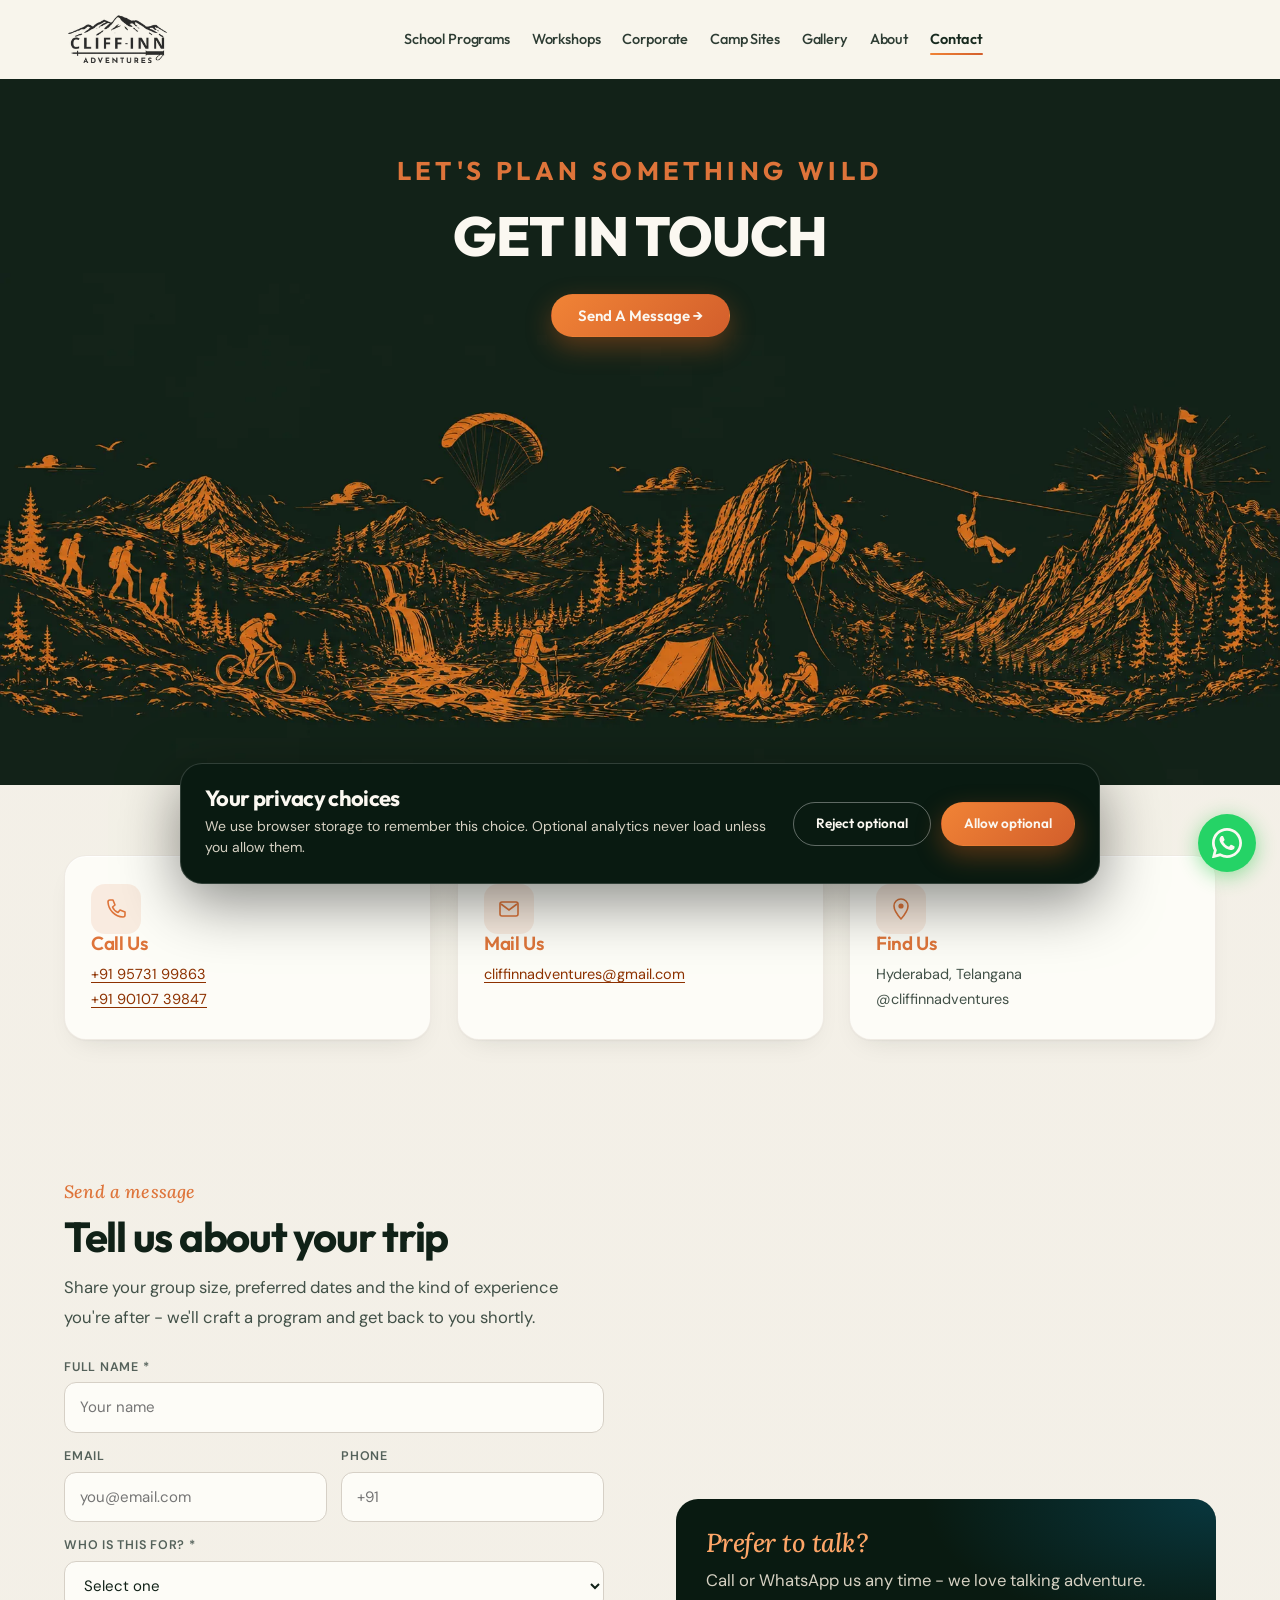
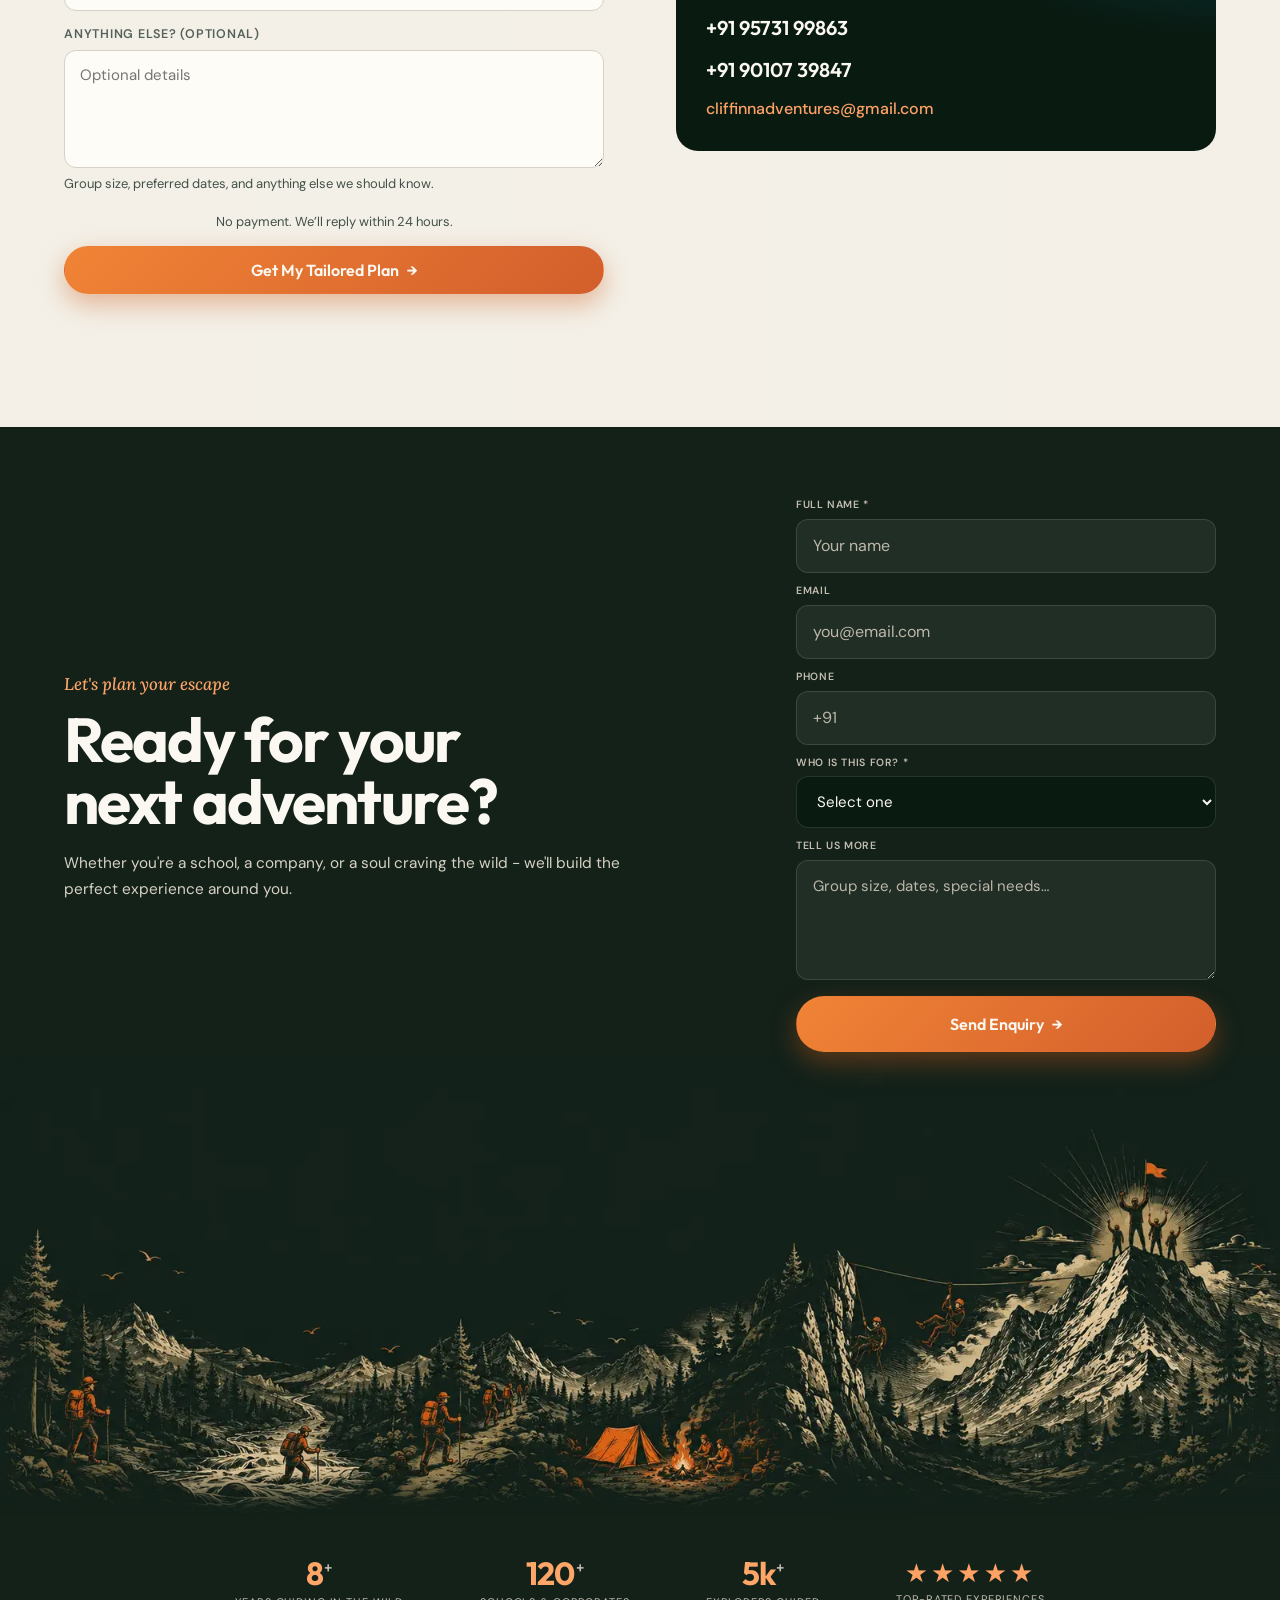
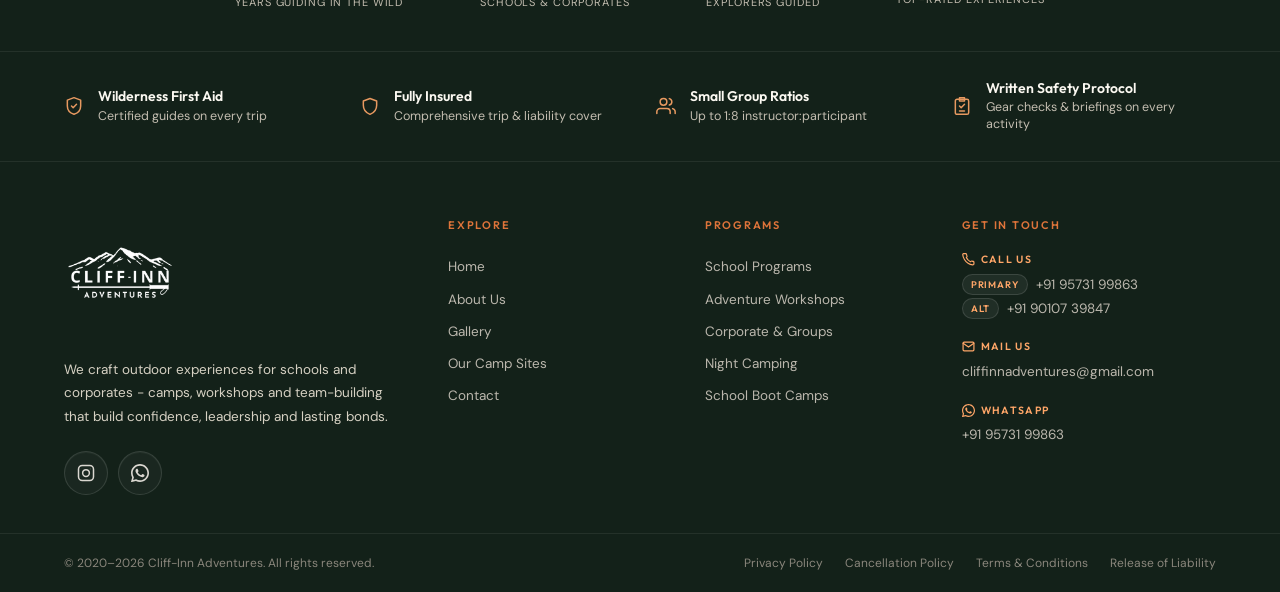
<file: contact.html>
<!DOCTYPE html>
<html lang="en">
<head>
<meta charset="utf-8">
<meta name="viewport" content="width=device-width, initial-scale=1">
<meta name="theme-color" content="#0f2a1f">
<title>Contact - Cliff-Inn Adventures</title>
<meta name="description" content="Get in touch to plan your next Cliff-Inn adventure - school programs, corporate retreats, camps and workshops. Call, WhatsApp or send a message.">
<link rel="canonical" href="https://www.cliffinnadventures.com/contact.html">
<meta property="og:type" content="website">
<meta property="og:title" content="Get In Touch - Cliff-Inn Adventures">
<meta property="og:description" content="Share your group size, preferred dates and the kind of experience you're after - we'll craft a program and get back to you shortly.">
<meta property="og:url" content="https://www.cliffinnadventures.com/contact.html">
<meta property="og:image" content="https://www.cliffinnadventures.com/assets/og/og-contact.webp">
<meta name="twitter:card" content="summary_large_image">
<link rel="icon" href="assets/favicons/favicon.svg" type="image/svg+xml">
<link rel="manifest" href="site.webmanifest">
<link rel="preconnect" href="https://fonts.googleapis.com">
<link rel="preconnect" href="https://fonts.gstatic.com" crossorigin>
<link href="https://fonts.googleapis.com/css2?family=Outfit:wght@400;500;600;700&family=DM+Sans:wght@400;500;600;700&family=Lora:ital,wght@1,400;1,500&display=swap" rel="stylesheet">
<link rel="stylesheet" href="css/main.css">
<script type="module" src="js/main.js"></script>
</head>
<body>

<!-- BEGIN partials/nav.html -->
<a class="skip-link" href="#main">Skip to content</a>
<header class="header" id="site-header" data-menu-open="false" data-scrolled="false">
  <div class="header__inner">
    <a class="brand" href="index.html" aria-label="Cliff-Inn Adventures - Home" data-key="home">
      <img class="brand__logo" src="assets/Logo/c-a-black-260.webp" srcset="assets/Logo/c-a-black-180.webp 180w, assets/Logo/c-a-black-260.webp 260w, assets/Logo/c-a-black-360.webp 360w" sizes="107px" alt="Cliff-Inn Adventures" width="107" height="107" decoding="async">
    </a>

    <nav class="nav" id="primary-nav" aria-label="Primary">
      <a class="nav__link" href="school-programs.html" data-key="school">School Programs</a>
      <a class="nav__link" href="adventure-workshops.html" data-key="workshops">Workshops</a>
      <a class="nav__link" href="corporate-packages.html" data-key="corporate">Corporate</a>
      <a class="nav__link" href="camp-sites.html" data-key="camps">Camp Sites</a>
      <a class="nav__link" href="gallery.html" data-key="gallery">Gallery</a>
      <a class="nav__link" href="about.html" data-key="about">About</a>
      <a class="nav__link" href="contact.html" data-key="contact">Contact</a>
    </nav>

    <div class="header__actions">
      <button
        class="burger"
        type="button"
        aria-label="Toggle menu"
        aria-controls="mobile-nav"
        aria-expanded="false"
        data-nav-toggle
      >
        <span></span><span></span><span></span>
      </button>
    </div>
  </div>
</header>

<!-- Mobile drawer - sibling of <header> (not descendant) so that .header can
     safely use `contain: paint layout` for scroll performance. Paint/layout
     containment establishes a new containing block for fixed descendants,
     which would collapse this full-viewport drawer to the header's rect if
     it were nested inside. Open state is signalled via body[data-menu-open]. -->
<div class="header__mobile" id="mobile-nav" role="region" aria-label="Mobile menu">
  <nav class="header__mobile-nav">
    <a href="index.html" data-key="home">Home</a>
    <a href="school-programs.html" data-key="school">School Programs</a>
    <a href="adventure-workshops.html" data-key="workshops">Adventure Workshops</a>
    <a href="corporate-packages.html" data-key="corporate">Corporate &amp; Groups</a>
    <a href="camp-sites.html" data-key="camps">Camp Sites</a>
    <a href="gallery.html" data-key="gallery">Gallery</a>
    <a href="about.html" data-key="about">About</a>
    <a href="contact.html" data-key="contact">Contact</a>
  </nav>
  <div class="header__mobile-footer">
    <div class="header__mobile-contact">
      <a href="tel:+919573199863">+91 95731 99863</a>
      <a href="tel:+919010739847">+91 90107 39847</a>
      <a href="mailto:cliffinnadventures@gmail.com">cliffinnadventures@gmail.com</a>
    </div>
    <a class="header__mobile-cta" href="contact.html">
      Plan Your Escape
      <svg width="14" height="14" viewBox="0 0 14 14" fill="none" aria-hidden="true">
        <path d="M2.5 7h9M7 2.5l4.5 4.5L7 11.5" stroke="currentColor" stroke-width="1.5" stroke-linecap="round" stroke-linejoin="round"/>
      </svg>
    </a>
  </div>
</div>
<!-- END partials/nav.html -->

<main id="main" class="site">

  <section class="hero-banner hero-banner--workshops" data-hero aria-labelledby="hero-title">
    <div class="hero-banner__media" data-hero-media>
      <img src="assets/Background/adventure-workshops-hero-cliffin.webp" alt="Illustration of climbers, hikers, cyclists, campers, ziplining and paragliding across a mountain landscape" loading="eager" fetchpriority="high" width="1983" height="793">
    </div>
    <div class="hero-banner__inner">
      <span class="eyebrow" data-hero-eyebrow><span></span>Let's plan something wild</span>
      <h1 class="hero-banner__title" id="hero-title" data-hero-title>Get In Touch</h1>
      <div class="hero-banner__actions" data-hero-actions>
        <a class="btn btn--primary btn--md" href="#ct-form-title">Send A Message →</a>
      </div>
    </div>
  </section>

  <section class="section container">
    <div class="card-grid card-grid--narrow">

      <div class="contact-card" data-animate>
        <div class="icon-chip icon-chip--flat">
          <svg viewBox="0 0 24 24" aria-hidden="true"><path d="M6 3 L9 3 L11 8 L8.5 10 A10 10 0 0 0 14 15.5 L16 13 L21 15 L21 18 A2 2 0 0 1 19 20 A16 16 0 0 1 4 5 A2 2 0 0 1 6 3 Z" stroke-linejoin="round"/></svg>
        </div>
        <h3 class="contact-card__title">Call Us</h3>
        <div class="contact-card__body"><a href="tel:+919573199863">+91 95731 99863</a><br><a href="tel:+919010739847">+91 90107 39847</a></div>
      </div>

      <div class="contact-card" data-animate>
        <div class="icon-chip icon-chip--flat">
          <svg viewBox="0 0 24 24" aria-hidden="true"><rect x="3" y="5" width="18" height="14" rx="2"/><path d="M4 7 L12 13 L20 7"/></svg>
        </div>
        <h3 class="contact-card__title">Mail Us</h3>
        <div class="contact-card__body"><a href="mailto:cliffinnadventures@gmail.com">cliffinnadventures@gmail.com</a></div>
      </div>

      <div class="contact-card" data-animate>
        <div class="icon-chip icon-chip--flat">
          <svg viewBox="0 0 24 24" aria-hidden="true"><path d="M12 22 C12 22 19 14 19 9 A7 7 0 0 0 5 9 C5 14 12 22 12 22 Z" stroke-linejoin="round"/><circle cx="12" cy="9" r="2.6" fill="var(--color-ember)" stroke="none"/></svg>
        </div>
        <h3 class="contact-card__title">Find Us</h3>
        <div class="contact-card__body">Hyderabad, Telangana<br>@cliffinnadventures</div>
      </div>

    </div>
  </section>

  <section class="section container section--last" aria-labelledby="ct-form-title">
    <div class="split split--start" style="--gap: clamp(2.25rem, 5vw, 4rem);">
      <div>
        <span class="eyebrow"><span></span>Send a message</span>
        <h2 id="ct-form-title" style="margin-top:10px; font-size: clamp(28px, 4vw, 42px); line-height:1.05;">Tell us about your trip</h2>
        <p style="margin: 14px 0 26px;">Share your group size, preferred dates and the kind of experience you're after - we'll craft a program and get back to you shortly.</p>

        <form class="form form--grid-2" data-form="contact" novalidate aria-labelledby="ct-form-title">
          <input type="hidden" name="website" value="" tabindex="-1" autocomplete="off" class="u-visually-hidden" aria-hidden="true">
          <div class="field form__row-full">
            <label class="field__label" for="c-fullName">Full name *</label>
            <input class="input" id="c-fullName" name="fullName" type="text" placeholder="Your name" required autocomplete="name">
            <p class="field__error" role="alert">Please enter your name.</p>
          </div>
          <div class="field">
            <label class="field__label" for="c-email">Email *</label>
            <input class="input" id="c-email" name="email" type="email" placeholder="you@email.com" required autocomplete="email">
            <p class="field__error" role="alert">Please enter a valid email.</p>
          </div>
          <div class="field">
            <label class="field__label" for="c-phone">Phone *</label>
            <input class="input" id="c-phone" name="phone" type="tel" placeholder="+91" required autocomplete="tel" inputmode="tel">
            <p class="field__error" role="alert">Please enter your phone number.</p>
          </div>
          <div class="field form__row-full">
            <label class="field__label" for="c-audience">Who is this for? *</label>
            <select class="select" id="c-audience" name="audience" required>
              <option value="">Select one</option>
              <option value="School group">School group</option>
              <option value="Corporate / Group">Corporate / Group</option>
              <option value="Independent / Family">Independent / Family</option>
            </select>
            <p class="field__error" role="alert">Please select an audience.</p>
          </div>
          <div class="field form__row-full" data-required-group>
            <span class="field__label" id="c-experiences-label">What are you interested in? *</span>
            <div class="checkbox-group" role="group" aria-labelledby="c-experiences-label">
              <div class="checkbox-group__category">
                <span class="checkbox-group__title">School Programs</span>
                <div class="checkbox-group__options">
                  <label class="checkbox-chip"><input type="checkbox" name="experiences" value="In-School Adventure Camp"><span>In-School Adventure Camp</span></label>
                  <label class="checkbox-chip"><input type="checkbox" name="experiences" value="Outdoor School Bootcamp"><span>Outdoor School Bootcamp</span></label>
                  <label class="checkbox-chip"><input type="checkbox" name="experiences" value="Adventure Skill Learning"><span>Adventure Skill Learning</span></label>
                  <label class="checkbox-chip"><input type="checkbox" name="experiences" value="School Trip"><span>School Trip</span></label>
                  <label class="checkbox-chip"><input type="checkbox" name="experiences" value="Alpha 360° Day Out"><span>Alpha 360&deg; Day Out</span></label>
                  <label class="checkbox-chip"><input type="checkbox" name="experiences" value="Night Camp"><span>Night Camp</span></label>
                </div>
              </div>
              <div class="checkbox-group__category">
                <span class="checkbox-group__title">Corporate Packages</span>
                <div class="checkbox-group__options">
                  <label class="checkbox-chip"><input type="checkbox" name="experiences" value="Corporate Day Outing"><span>Corporate Day Outing</span></label>
                  <label class="checkbox-chip"><input type="checkbox" name="experiences" value="Group Night Camping"><span>Group Night Camping</span></label>
                  <label class="checkbox-chip"><input type="checkbox" name="experiences" value="Team-Building Workshop"><span>Team-Building Workshop</span></label>
                  <label class="checkbox-chip"><input type="checkbox" name="experiences" value="Executive Offsite"><span>Executive Offsite</span></label>
                </div>
              </div>
              <div class="checkbox-group__category">
                <span class="checkbox-group__title">Camp Sites</span>
                <div class="checkbox-group__options">
                  <label class="checkbox-chip"><input type="checkbox" name="experiences" value="Village Trails"><span>Village Trails</span></label>
                  <label class="checkbox-chip"><input type="checkbox" name="experiences" value="Keesara Hills"><span>Keesara Hills</span></label>
                  <label class="checkbox-chip"><input type="checkbox" name="experiences" value="Ananthagiri Hills"><span>Ananthagiri Hills</span></label>
                  <label class="checkbox-chip"><input type="checkbox" name="experiences" value="Mayuri Forest"><span>Mayuri Forest</span></label>
                  <label class="checkbox-chip"><input type="checkbox" name="experiences" value="Pandavulla Gutta"><span>Pandavulla Gutta</span></label>
                  <label class="checkbox-chip"><input type="checkbox" name="experiences" value="Tipeswar"><span>Tipeswar</span></label>
                </div>
              </div>
              <div class="checkbox-group__category">
                <span class="checkbox-group__title">Adventure Workshops</span>
                <div class="checkbox-group__options">
                  <label class="checkbox-chip"><input type="checkbox" name="experiences" value="Rock Climbing & Rappelling Workshop"><span>Rock Climbing & Rappelling Workshop</span></label>
                  <label class="checkbox-chip"><input type="checkbox" name="experiences" value="Survival Skills Workshop"><span>Survival Skills Workshop</span></label>
                  <label class="checkbox-chip"><input type="checkbox" name="experiences" value="Hiking Workshop"><span>Hiking Workshop</span></label>
                  <label class="checkbox-chip"><input type="checkbox" name="experiences" value="Zipline & Rope Course Workshop"><span>Zipline & Rope Course Workshop</span></label>
                  <label class="checkbox-chip"><input type="checkbox" name="experiences" value="Adventure Gear Discovery Workshop"><span>Adventure Gear Discovery Workshop</span></label>
                  <label class="checkbox-chip"><input type="checkbox" name="experiences" value="Star Gazing Workshop"><span>Star Gazing Workshop</span></label>
                </div>
              </div>
            </div>
            <p class="field__error" role="alert">Please select at least one experience.</p>
          </div>
          <div class="field form__row-full">
            <label class="field__label" for="c-message">Tell us more</label>
            <textarea class="textarea" id="c-message" name="message" rows="4" placeholder="Group size, dates, special needs…"></textarea>
          </div>
          <button class="btn btn--primary form__row-full" type="submit">Send Enquiry <span aria-hidden="true">→</span></button>
          <p class="form-status form__row-full" data-form-status aria-live="polite"></p>
        </form>

        <div class="success-panel" data-form-success hidden role="status">
          <div class="success-panel__title">Thanks - message received!</div>
          <p class="success-panel__body">Our team will reach out on the details you shared. For anything urgent, call <a href="tel:+919573199863">+91 95731 99863</a>.</p>
        </div>
      </div>

      <div style="display:flex; flex-direction:column; gap:18px;" data-animate>
        <div style="position:relative; height:300px; border-radius: var(--radius-card); overflow:hidden;">
          <iframe
            src="https://www.openstreetmap.org/export/embed.html?bbox=78.3&#37;2C17.3&#37;2C78.6&#37;2C17.5&layer=mapnik&marker=17.408%2C78.478"
            style="border:0; width:100%; height:100%;"
            loading="lazy"
            referrerpolicy="no-referrer-when-downgrade"
            title="Map showing Cliff-Inn Adventures location in Hyderabad"
          ></iframe>
        </div>
        <div class="talk-card">
          <h3 class="serif" style="margin:0; font-size:26px; color: var(--color-amber-2);">Prefer to talk?</h3>
          <p style="color: var(--color-body-on-dark); margin: 10px 0 18px;">Call or WhatsApp us any time - we love talking adventure.</p>
          <div class="talk-card__lines">
            <a href="tel:+919573199863">+91 95731 99863</a>
            <a href="tel:+919010739847">+91 90107 39847</a>
            <a class="talk-card__mail" href="mailto:cliffinnadventures@gmail.com">cliffinnadventures@gmail.com</a>
          </div>
        </div>
      </div>
    </div>
  </section>

</main>

<!-- ============================================================
     SECTION: FOOTER SCENE  (CTA band + terrain illustration + footer)
     Source of truth: partials/footer.html
     ============================================================ -->
<!-- BEGIN partials/footer.html -->
<div class="closing-scene" data-section="footer-scene">

<!-- 1) Pre-footer CTA Band -->
<div class="footer__cta-band on-dark" data-nav-invert>
  <div class="footer__cta-band-inner container--wide">
    <div class="footer__cta-copy">
      <span class="footer__cta-eyebrow serif">Let's plan your escape</span>
      <h2 class="footer__cta-title">Ready for your<br>next adventure?</h2>
      <p class="footer__cta-sub">Whether you're a school, a company, or a soul craving the wild - we'll build the perfect experience around you.</p>
    </div>
    <div class="footer__cta-actions">
      <form class="footer__cta-form form--on-dark" data-form="cta-quick" novalidate>
        <input type="hidden" name="website" value="" tabindex="-1" autocomplete="off" class="u-visually-hidden" aria-hidden="true">
        <div class="field">
          <label class="field__label" for="f-fullName">Full name *</label>
          <input class="input" id="f-fullName" name="fullName" type="text" placeholder="Your name" required autocomplete="name">
          <p class="field__error" role="alert">Please enter your name.</p>
        </div>
        <div class="field">
          <label class="field__label" for="f-email">Email *</label>
          <input class="input" id="f-email" name="email" type="email" placeholder="you@email.com" required autocomplete="email">
          <p class="field__error" role="alert">Please enter a valid email.</p>
        </div>
        <div class="field">
          <label class="field__label" for="f-phone">Phone *</label>
          <input class="input" id="f-phone" name="phone" type="tel" placeholder="+91" required autocomplete="tel" inputmode="tel">
          <p class="field__error" role="alert">Please enter your phone number.</p>
        </div>
        <div class="field">
          <label class="field__label" for="f-audience">Who is this for? *</label>
          <select class="select" id="f-audience" name="audience" required>
            <option value="">Select one</option>
            <option value="School group">School group</option>
            <option value="Corporate / Group">Corporate / Group</option>
            <option value="Independent / Family">Independent / Family</option>
          </select>
          <p class="field__error" role="alert">Please select an audience.</p>
        </div>
        <div class="field" data-required-group>
          <span class="field__label" id="f-experiences-label">What are you interested in? *</span>
          <div class="checkbox-group" role="group" aria-labelledby="f-experiences-label">
            <div class="checkbox-group__category">
              <span class="checkbox-group__title">School Programs</span>
              <div class="checkbox-group__options">
                <label class="checkbox-chip"><input type="checkbox" name="experiences" value="In-School Adventure Camp"><span>In-School Adventure Camp</span></label>
                <label class="checkbox-chip"><input type="checkbox" name="experiences" value="Outdoor School Bootcamp"><span>Outdoor School Bootcamp</span></label>
                <label class="checkbox-chip"><input type="checkbox" name="experiences" value="Adventure Skill Learning"><span>Adventure Skill Learning</span></label>
                <label class="checkbox-chip"><input type="checkbox" name="experiences" value="School Trip"><span>School Trip</span></label>
                <label class="checkbox-chip"><input type="checkbox" name="experiences" value="Alpha 360° Day Out"><span>Alpha 360&deg; Day Out</span></label>
                <label class="checkbox-chip"><input type="checkbox" name="experiences" value="Night Camp"><span>Night Camp</span></label>
              </div>
            </div>
            <div class="checkbox-group__category">
              <span class="checkbox-group__title">Corporate Packages</span>
              <div class="checkbox-group__options">
                <label class="checkbox-chip"><input type="checkbox" name="experiences" value="Corporate Day Outing"><span>Corporate Day Outing</span></label>
                <label class="checkbox-chip"><input type="checkbox" name="experiences" value="Group Night Camping"><span>Group Night Camping</span></label>
                <label class="checkbox-chip"><input type="checkbox" name="experiences" value="Team-Building Workshop"><span>Team-Building Workshop</span></label>
                <label class="checkbox-chip"><input type="checkbox" name="experiences" value="Executive Offsite"><span>Executive Offsite</span></label>
              </div>
            </div>
            <div class="checkbox-group__category">
              <span class="checkbox-group__title">Camp Sites</span>
              <div class="checkbox-group__options">
                <label class="checkbox-chip"><input type="checkbox" name="experiences" value="Village Trails"><span>Village Trails</span></label>
                <label class="checkbox-chip"><input type="checkbox" name="experiences" value="Keesara Hills"><span>Keesara Hills</span></label>
                <label class="checkbox-chip"><input type="checkbox" name="experiences" value="Ananthagiri Hills"><span>Ananthagiri Hills</span></label>
                <label class="checkbox-chip"><input type="checkbox" name="experiences" value="Mayuri Forest"><span>Mayuri Forest</span></label>
                <label class="checkbox-chip"><input type="checkbox" name="experiences" value="Pandavulla Gutta"><span>Pandavulla Gutta</span></label>
                <label class="checkbox-chip"><input type="checkbox" name="experiences" value="Tipeswar"><span>Tipeswar</span></label>
              </div>
            </div>
            <div class="checkbox-group__category">
              <span class="checkbox-group__title">Adventure Workshops</span>
              <div class="checkbox-group__options">
                <label class="checkbox-chip"><input type="checkbox" name="experiences" value="Rock Climbing & Rappelling Workshop"><span>Rock Climbing & Rappelling Workshop</span></label>
                <label class="checkbox-chip"><input type="checkbox" name="experiences" value="Survival Skills Workshop"><span>Survival Skills Workshop</span></label>
                <label class="checkbox-chip"><input type="checkbox" name="experiences" value="Hiking Workshop"><span>Hiking Workshop</span></label>
                <label class="checkbox-chip"><input type="checkbox" name="experiences" value="Zipline & Rope Course Workshop"><span>Zipline & Rope Course Workshop</span></label>
                <label class="checkbox-chip"><input type="checkbox" name="experiences" value="Adventure Gear Discovery Workshop"><span>Adventure Gear Discovery Workshop</span></label>
                <label class="checkbox-chip"><input type="checkbox" name="experiences" value="Star Gazing Workshop"><span>Star Gazing Workshop</span></label>
              </div>
            </div>
          </div>
          <p class="field__error" role="alert">Please select at least one experience.</p>
        </div>
        <div class="field">
          <label class="field__label" for="f-message">Tell us more</label>
          <textarea class="textarea" id="f-message" name="message" rows="4" placeholder="Group size, dates, special needs…"></textarea>
        </div>
        <button class="btn btn--primary footer__cta-submit" type="submit">Send Enquiry <span aria-hidden="true">→</span></button>
        <p class="form-status" data-form-status aria-live="polite"></p>
      </form>
      <div class="footer__cta-success success-panel" data-form-success hidden role="status">
        <div class="success-panel__title">You're on the list</div>
        <p class="success-panel__body">We'll reach out within 24 hours with dates and the full plan.</p>
      </div>
    </div>
  </div>
</div>

<!-- 2) Mountain terrain transition - bridges CTA to footer -->
<div class="footer-terrain" aria-hidden="true" data-nav-invert>
  <img src="assets/Background/bg-image-cliffin-1600.webp" srcset="assets/Background/bg-image-cliffin-1200.webp 1200w, assets/Background/bg-image-cliffin-1600.webp 1600w" sizes="100vw" alt="" loading="lazy" decoding="async" width="1600" height="640">
</div>

<!-- 3) Footer -->
<footer class="footer on-dark" role="contentinfo" data-nav-invert>

  <!-- Trust Strip -->
  <div class="footer__trust">
    <div class="footer__trust-inner container--wide">
      <div class="footer__trust-item">
        <span class="footer__trust-num">8<span class="footer__trust-sup">+</span></span>
        <span class="footer__trust-label">Years guiding in the wild</span>
      </div>
      <div class="footer__trust-divider" aria-hidden="true"></div>
      <div class="footer__trust-item">
        <span class="footer__trust-num">120<span class="footer__trust-sup">+</span></span>
        <span class="footer__trust-label">Schools &amp; corporates</span>
      </div>
      <div class="footer__trust-divider" aria-hidden="true"></div>
      <div class="footer__trust-item">
        <span class="footer__trust-num">5k<span class="footer__trust-sup">+</span></span>
        <span class="footer__trust-label">Explorers guided</span>
      </div>
      <div class="footer__trust-divider" aria-hidden="true"></div>
      <div class="footer__trust-item">
        <span class="footer__trust-num footer__trust-num--stars" aria-label="5 out of 5 stars">★★★★★</span>
        <span class="footer__trust-label">Top-rated experiences</span>
      </div>
    </div>
  </div>

  <!-- Safety Credentials -->
  <div class="footer__safety" aria-label="Safety credentials">
    <div class="footer__safety-inner container--wide">
      <div class="footer__safety-item">
        <svg width="20" height="20" viewBox="0 0 24 24" fill="none" stroke="currentColor" stroke-width="1.8" stroke-linecap="round" stroke-linejoin="round" aria-hidden="true"><path d="M12 2 4 5v7c0 4.5 3.5 8.5 8 10 4.5-1.5 8-5.5 8-10V5l-8-3Z"/><path d="M9 12l2 2 4-4"/></svg>
        <div>
          <div class="footer__safety-title">Wilderness First Aid</div>
          <div class="footer__safety-sub">Certified guides on every trip</div>
        </div>
      </div>
      <div class="footer__safety-item">
        <svg width="20" height="20" viewBox="0 0 24 24" fill="none" stroke="currentColor" stroke-width="1.8" stroke-linecap="round" stroke-linejoin="round" aria-hidden="true"><path d="M12 22c5-2 8-6 8-11V6l-8-3-8 3v5c0 5 3 9 8 11Z"/></svg>
        <div>
          <div class="footer__safety-title">Fully Insured</div>
          <div class="footer__safety-sub">Comprehensive trip &amp; liability cover</div>
        </div>
      </div>
      <div class="footer__safety-item">
        <svg width="20" height="20" viewBox="0 0 24 24" fill="none" stroke="currentColor" stroke-width="1.8" stroke-linecap="round" stroke-linejoin="round" aria-hidden="true"><path d="M17 21v-2a4 4 0 0 0-4-4H5a4 4 0 0 0-4 4v2"/><circle cx="9" cy="7" r="4"/><path d="M23 21v-2a4 4 0 0 0-3-3.87M16 3.13a4 4 0 0 1 0 7.75"/></svg>
        <div>
          <div class="footer__safety-title">Small Group Ratios</div>
          <div class="footer__safety-sub">Up to 1:8 instructor:participant</div>
        </div>
      </div>
      <div class="footer__safety-item">
        <svg width="20" height="20" viewBox="0 0 24 24" fill="none" stroke="currentColor" stroke-width="1.8" stroke-linecap="round" stroke-linejoin="round" aria-hidden="true"><rect x="4" y="4" width="16" height="18" rx="2"/><path d="M9 2h6v4H9z"/><path d="M9 12l2 2 4-4"/><path d="M9 18h6"/></svg>
        <div>
          <div class="footer__safety-title">Written Safety Protocol</div>
          <div class="footer__safety-sub">Gear checks &amp; briefings on every activity</div>
        </div>
      </div>
    </div>
  </div>

  <!-- Main Footer Grid -->
  <div class="footer__grid container--wide">

    <div class="footer__brand">
      <img class="footer__brand-logo" src="assets/Logo/c-a-white-260.webp" srcset="assets/Logo/c-a-white-180.webp 180w, assets/Logo/c-a-white-260.webp 260w, assets/Logo/c-a-white-360.webp 360w" sizes="112px" alt="Cliff-Inn Adventures" width="112" height="112" decoding="async">
      <p class="footer__brand-desc">We craft outdoor experiences for schools and corporates - camps, workshops and team-building that build confidence, leadership and lasting bonds.</p>
      <div class="footer__socials" aria-label="Follow us on social media">
        <a class="footer__social" href="https://instagram.com/cliffinnadventures" aria-label="Instagram" rel="noopener noreferrer" target="_blank">
          <svg width="18" height="18" viewBox="0 0 24 24" fill="none" stroke="currentColor" stroke-width="2" stroke-linecap="round" stroke-linejoin="round" aria-hidden="true"><rect x="2" y="2" width="20" height="20" rx="5"/><circle cx="12" cy="12" r="4.5"/><circle cx="17.5" cy="6.5" r="0.5" fill="currentColor" stroke="none"/></svg>
        </a>
        <a class="footer__social" href="https://wa.me/919573199863" aria-label="WhatsApp" rel="noopener noreferrer" target="_blank">
          <svg width="18" height="18" viewBox="0 0 24 24" fill="currentColor" aria-hidden="true"><path d="M17.472 14.382c-.297-.149-1.758-.867-2.03-.967-.273-.099-.471-.148-.67.15-.197.297-.767.966-.94 1.164-.173.199-.347.223-.644.075-.297-.15-1.255-.463-2.39-1.475-.883-.788-1.48-1.761-1.653-2.059-.173-.297-.018-.458.13-.606.134-.133.298-.347.446-.52.149-.174.198-.298.298-.497.099-.198.05-.371-.025-.52-.075-.149-.669-1.612-.916-2.207-.242-.579-.487-.5-.669-.51-.173-.008-.371-.01-.57-.01-.198 0-.52.074-.792.372-.272.297-1.04 1.016-1.04 2.479 0 1.462 1.065 2.875 1.213 3.074.149.198 2.096 3.2 5.077 4.487.709.306 1.262.489 1.694.625.712.227 1.36.195 1.871.118.571-.085 1.758-.719 2.006-1.413.248-.694.248-1.289.173-1.413-.074-.124-.272-.198-.57-.347z"/><path d="M12 0C5.373 0 0 5.373 0 12c0 2.127.558 4.122 1.533 5.85L.057 23.527a.5.5 0 0 0 .615.606l5.88-1.543A11.942 11.942 0 0 0 12 24c6.627 0 12-5.373 12-12S18.627 0 12 0zm0 21.818a9.818 9.818 0 0 1-5.021-1.378l-.36-.214-3.733.979.998-3.648-.235-.374A9.818 9.818 0 0 1 2.182 12C2.182 6.57 6.57 2.182 12 2.182S21.818 6.57 21.818 12 17.43 21.818 12 21.818z"/></svg>
        </a>
      </div>
    </div>

    <nav aria-label="Explore">
      <h3 class="footer__heading">Explore</h3>
      <ul class="footer__list" role="list">
        <li><a href="index.html">Home</a></li>
        <li><a href="about.html">About Us</a></li>
        <li><a href="gallery.html">Gallery</a></li>
        <li><a href="camp-sites.html">Our Camp Sites</a></li>
        <li><a href="contact.html">Contact</a></li>
      </ul>
    </nav>

    <nav aria-label="Programs">
      <h3 class="footer__heading">Programs</h3>
      <ul class="footer__list" role="list">
        <li><a href="school-programs.html">School Programs</a></li>
        <li><a href="adventure-workshops.html">Adventure Workshops</a></li>
        <li><a href="corporate-packages.html">Corporate &amp; Groups</a></li>
        <li><a href="corporate-packages.html">Night Camping</a></li>
        <li><a href="school-programs.html">School Boot Camps</a></li>
      </ul>
    </nav>

    <address class="footer__contact">
      <h3 class="footer__heading">Get In Touch</h3>
      <ul class="footer__list footer__list--contact" role="list">
        <li class="footer__contact-item">
          <span class="footer__contact-key">
            <svg width="13" height="13" viewBox="0 0 24 24" fill="none" stroke="currentColor" stroke-width="2.2" stroke-linecap="round" stroke-linejoin="round" aria-hidden="true"><path d="M22 16.92v3a2 2 0 0 1-2.18 2 19.79 19.79 0 0 1-8.63-3.07A19.5 19.5 0 0 1 4.49 12 19.79 19.79 0 0 1 1.42 3.18 2 2 0 0 1 3.42 1h3a2 2 0 0 1 2 1.72c.127.96.361 1.903.7 2.81a2 2 0 0 1-.45 2.11L7.91 8.4a16 16 0 0 0 7.74 7.74l.79-.79a2 2 0 0 1 2.11-.45c.907.339 1.85.573 2.81.7A2 2 0 0 1 22 16.92z"/></svg>
            Call us
          </span>
          <a href="tel:+919573199863"><span class="footer__contact-tag">Primary</span>+91 95731 99863</a>
          <a href="tel:+919010739847"><span class="footer__contact-tag">Alt</span>+91 90107 39847</a>
        </li>
        <li class="footer__contact-item">
          <span class="footer__contact-key">
            <svg width="13" height="13" viewBox="0 0 24 24" fill="none" stroke="currentColor" stroke-width="2.2" stroke-linecap="round" stroke-linejoin="round" aria-hidden="true"><path d="M4 4h16c1.1 0 2 .9 2 2v12c0 1.1-.9 2-2 2H4c-1.1 0-2-.9-2-2V6c0-1.1.9-2 2-2z"/><polyline points="22,6 12,13 2,6"/></svg>
            Mail us
          </span>
          <a href="mailto:cliffinnadventures@gmail.com">cliffinnadventures@gmail.com</a>
        </li>
        <li class="footer__contact-item">
          <span class="footer__contact-key">
            <svg width="13" height="13" viewBox="0 0 24 24" fill="currentColor" aria-hidden="true"><path d="M17.472 14.382c-.297-.149-1.758-.867-2.03-.967-.273-.099-.471-.148-.67.15-.197.297-.767.966-.94 1.164-.173.199-.347.223-.644.075-.297-.15-1.255-.463-2.39-1.475-.883-.788-1.48-1.761-1.653-2.059-.173-.297-.018-.458.13-.606.134-.133.298-.347.446-.52.149-.174.198-.298.298-.497.099-.198.05-.371-.025-.52-.075-.149-.669-1.612-.916-2.207-.242-.579-.487-.5-.669-.51-.173-.008-.371-.01-.57-.01-.198 0-.52.074-.792.372-.272.297-1.04 1.016-1.04 2.479 0 1.462 1.065 2.875 1.213 3.074.149.198 2.096 3.2 5.077 4.487.709.306 1.262.489 1.694.625.712.227 1.36.195 1.871.118.571-.085 1.758-.719 2.006-1.413.248-.694.248-1.289.173-1.413-.074-.124-.272-.198-.57-.347z"/><path d="M12 0C5.373 0 0 5.373 0 12c0 2.127.558 4.122 1.533 5.85L.057 23.527a.5.5 0 0 0 .615.606l5.88-1.543A11.942 11.942 0 0 0 12 24c6.627 0 12-5.373 12-12S18.627 0 12 0zm0 21.818a9.818 9.818 0 0 1-5.021-1.378l-.36-.214-3.733.979.998-3.648-.235-.374A9.818 9.818 0 0 1 2.182 12C2.182 6.57 6.57 2.182 12 2.182S21.818 6.57 21.818 12 17.43 21.818 12 21.818z"/></svg>
            WhatsApp
          </span>
          <a href="https://wa.me/919573199863" target="_blank" rel="noopener noreferrer">+91 95731 99863</a>
        </li>
      </ul>
    </address>

  </div>

  <!-- Bottom Bar -->
  <div class="footer__bar">
    <div class="footer__bar-inner container--wide">
      <span>© 2020–2026 Cliff-Inn Adventures. All rights reserved.</span>
      <div class="footer__legal">
        <a href="#">Privacy Policy</a>
        <a href="#">Cancellation Policy</a>
        <a href="#">Terms &amp; Conditions</a>
        <a href="waiver.html">Release of Liability</a>
      </div>
    </div>
  </div>

</footer>

</div>
<!-- END partials/footer.html -->


<!-- WHATSAPP FLOAT -->
<a class="wa-float" href="https://wa.me/919573199863" target="_blank" rel="noopener noreferrer" aria-label="Chat with us on WhatsApp">
  <span class="wa-float__label">Chat with us</span>
  <span class="wa-float__btn">
    <svg viewBox="0 0 24 24" fill="currentColor" aria-hidden="true"><path d="M17.472 14.382c-.297-.149-1.758-.867-2.03-.967-.273-.099-.471-.148-.67.15-.197.297-.767.966-.94 1.164-.173.199-.347.223-.644.075-.297-.15-1.255-.463-2.39-1.475-.883-.788-1.48-1.761-1.653-2.059-.173-.297-.018-.458.13-.606.134-.133.298-.347.446-.52.149-.174.198-.298.298-.497.099-.198.05-.371-.025-.52-.075-.149-.669-1.612-.916-2.207-.242-.579-.487-.5-.669-.51-.173-.008-.371-.01-.57-.01-.198 0-.52.074-.792.372-.272.297-1.04 1.016-1.04 2.479 0 1.462 1.065 2.875 1.213 3.074.149.198 2.096 3.2 5.077 4.487.709.306 1.262.489 1.694.625.712.227 1.36.195 1.871.118.571-.085 1.758-.719 2.006-1.413.248-.694.248-1.289.173-1.413-.074-.124-.272-.198-.57-.347z"/><path d="M12 0C5.373 0 0 5.373 0 12c0 2.127.558 4.122 1.533 5.85L.057 23.527a.5.5 0 0 0 .615.606l5.88-1.543A11.942 11.942 0 0 0 12 24c6.627 0 12-5.373 12-12S18.627 0 12 0zm0 21.818a9.818 9.818 0 0 1-5.021-1.378l-.36-.214-3.733.979.998-3.648-.235-.374A9.818 9.818 0 0 1 2.182 12C2.182 6.57 6.57 2.182 12 2.182S21.818 6.57 21.818 12 17.43 21.818 12 21.818z"/></svg>
  </span>
</a>

</body>
</html>
</file>
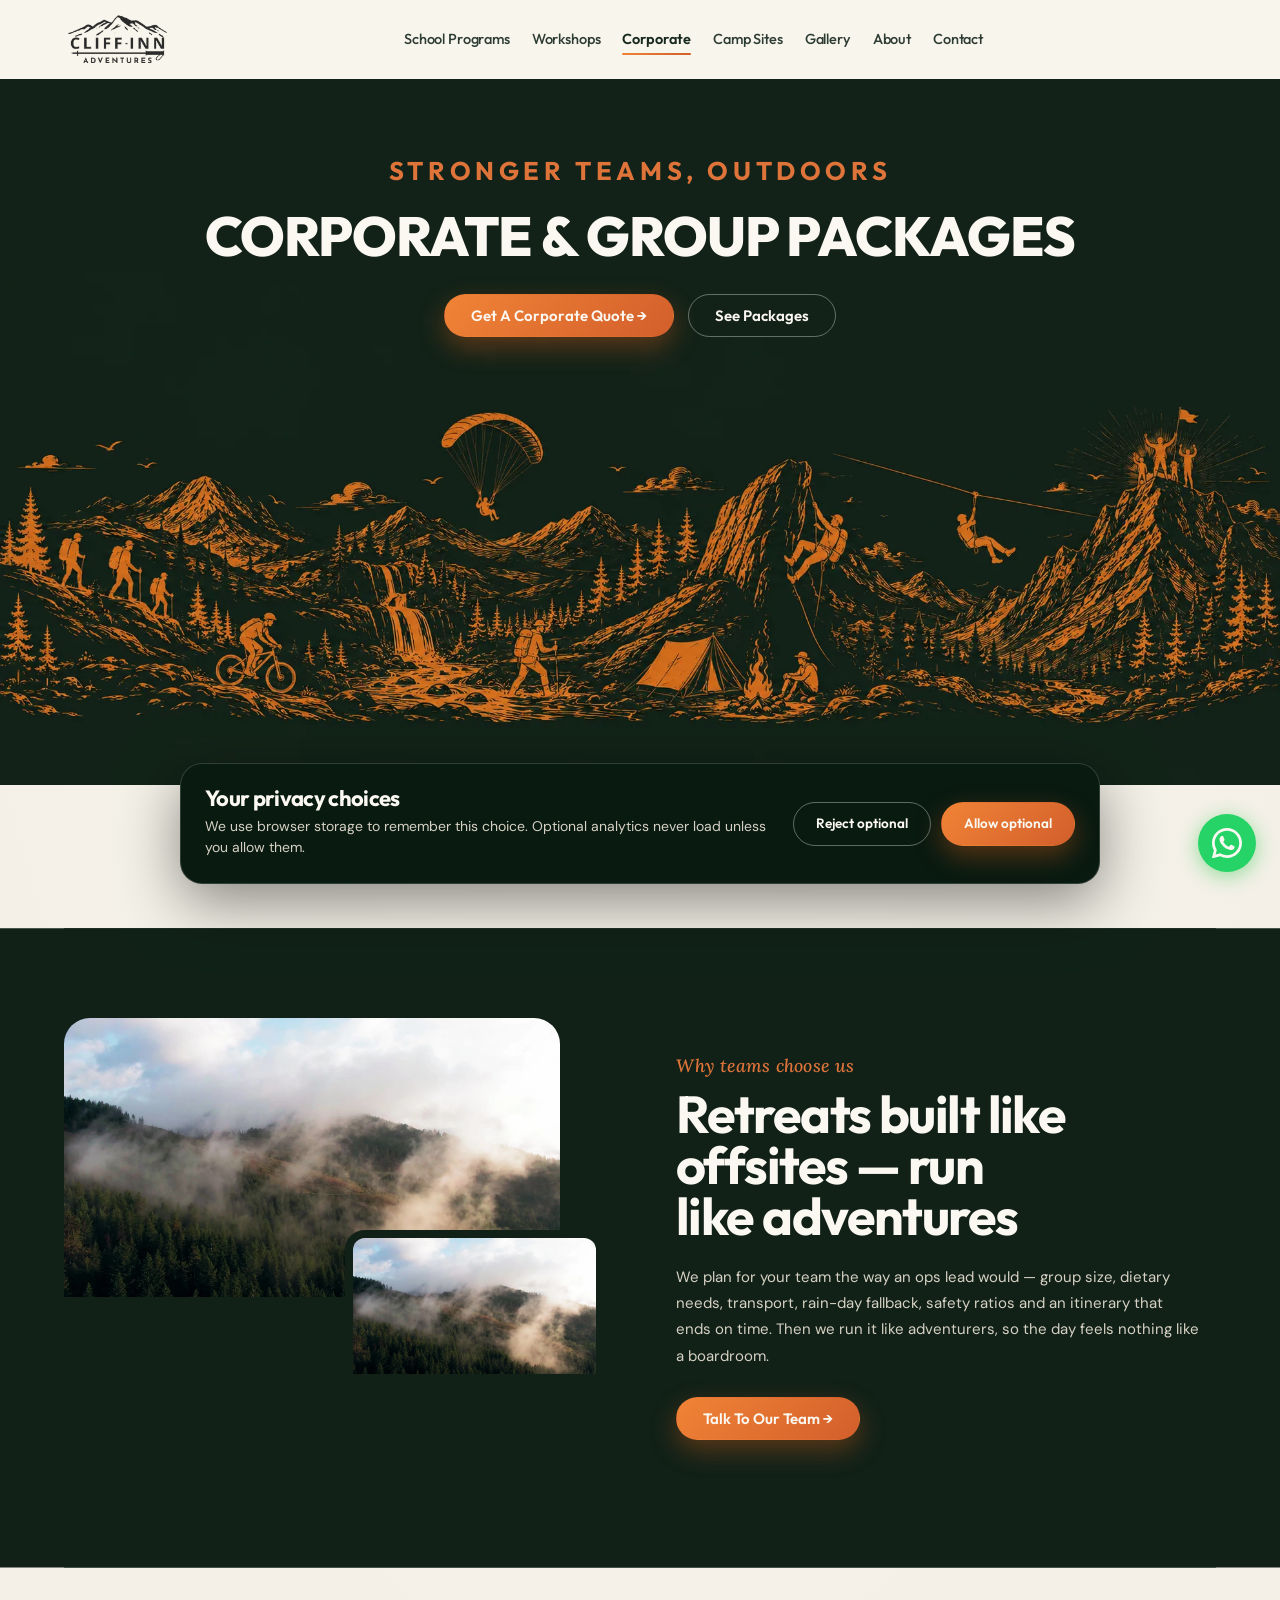
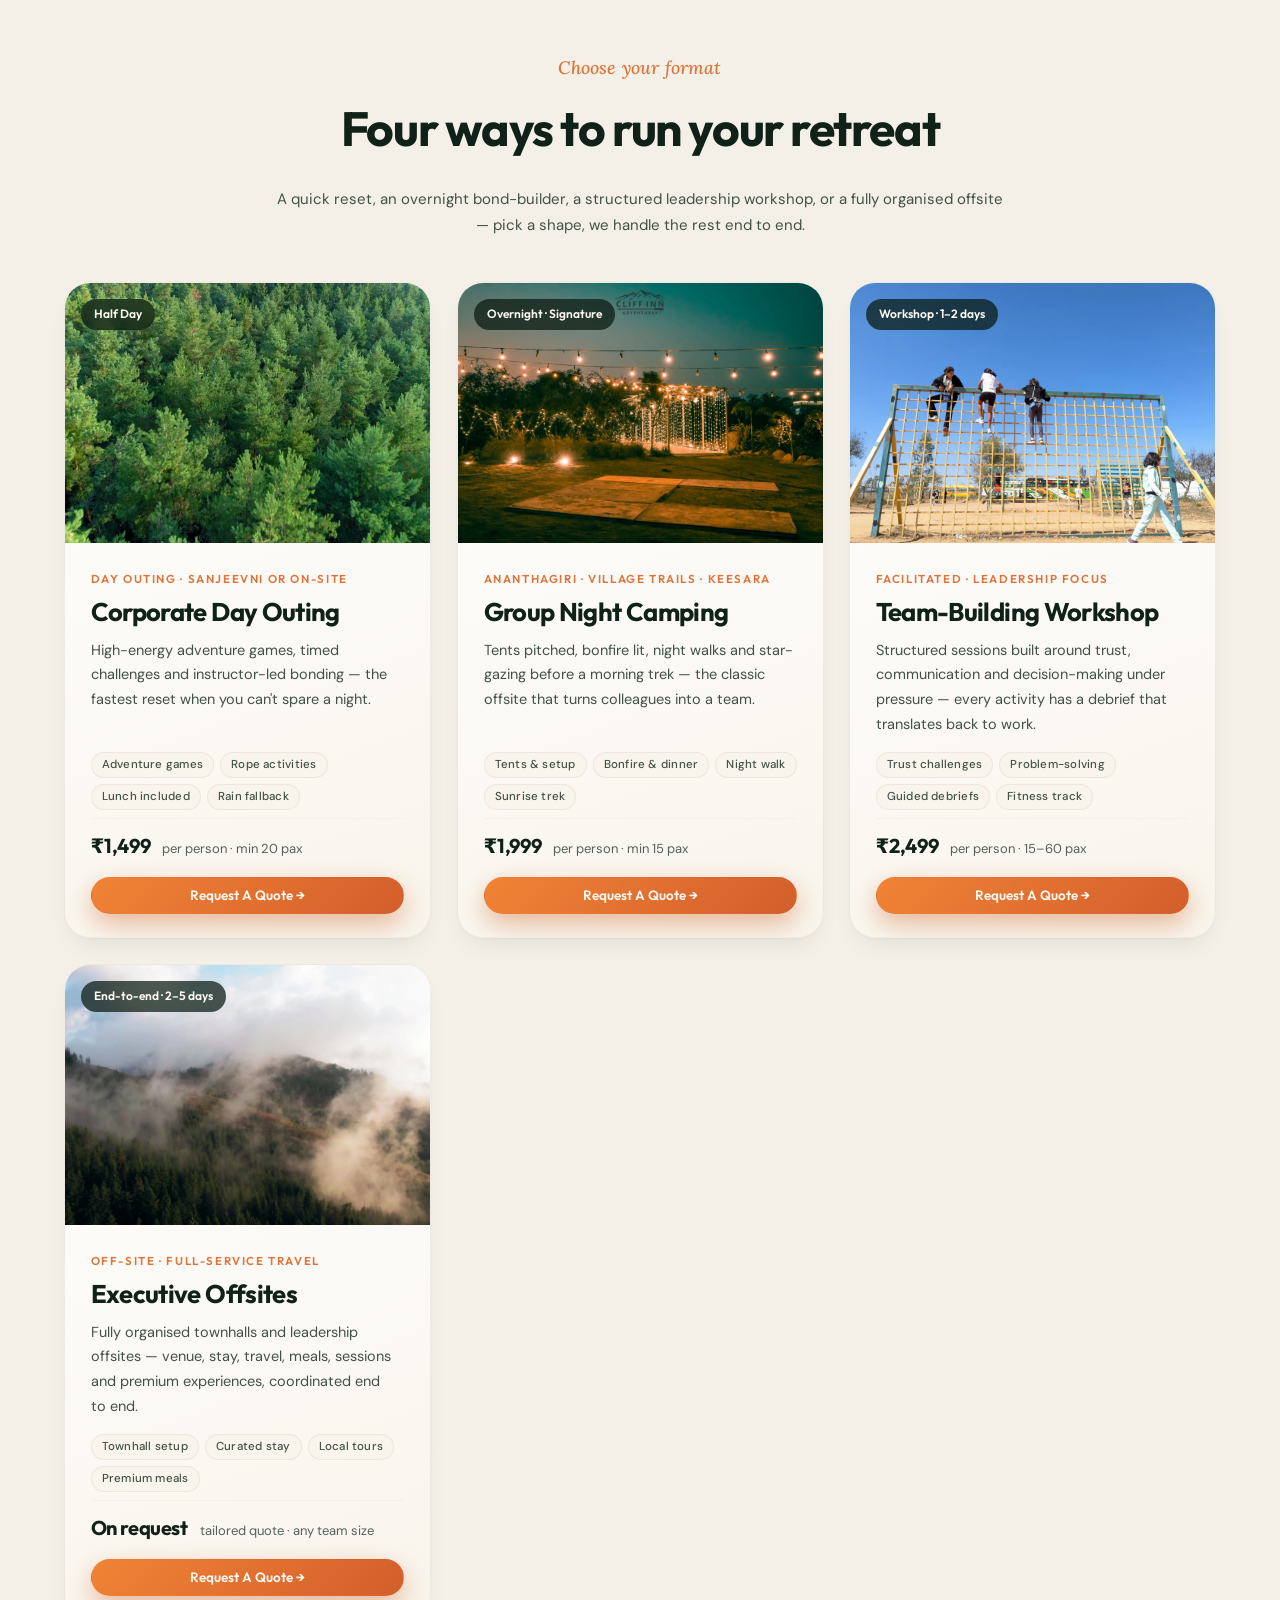
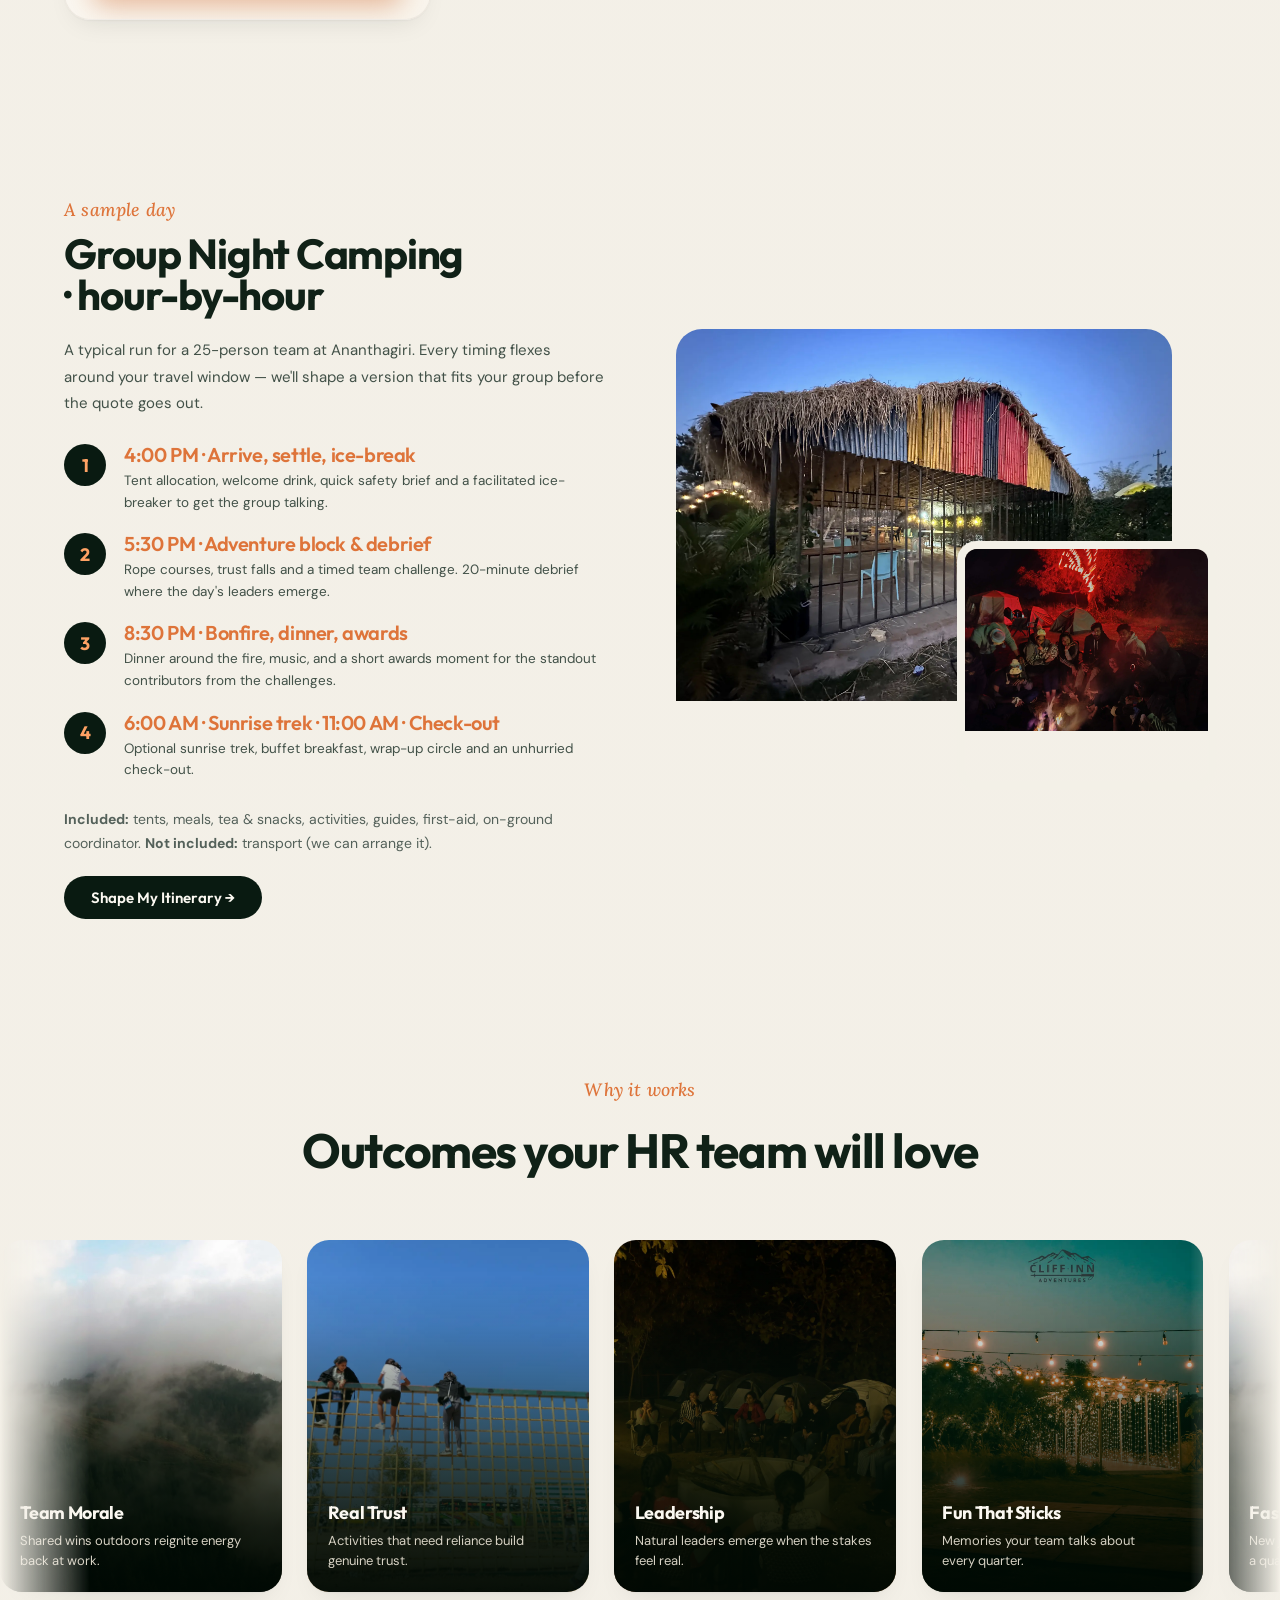
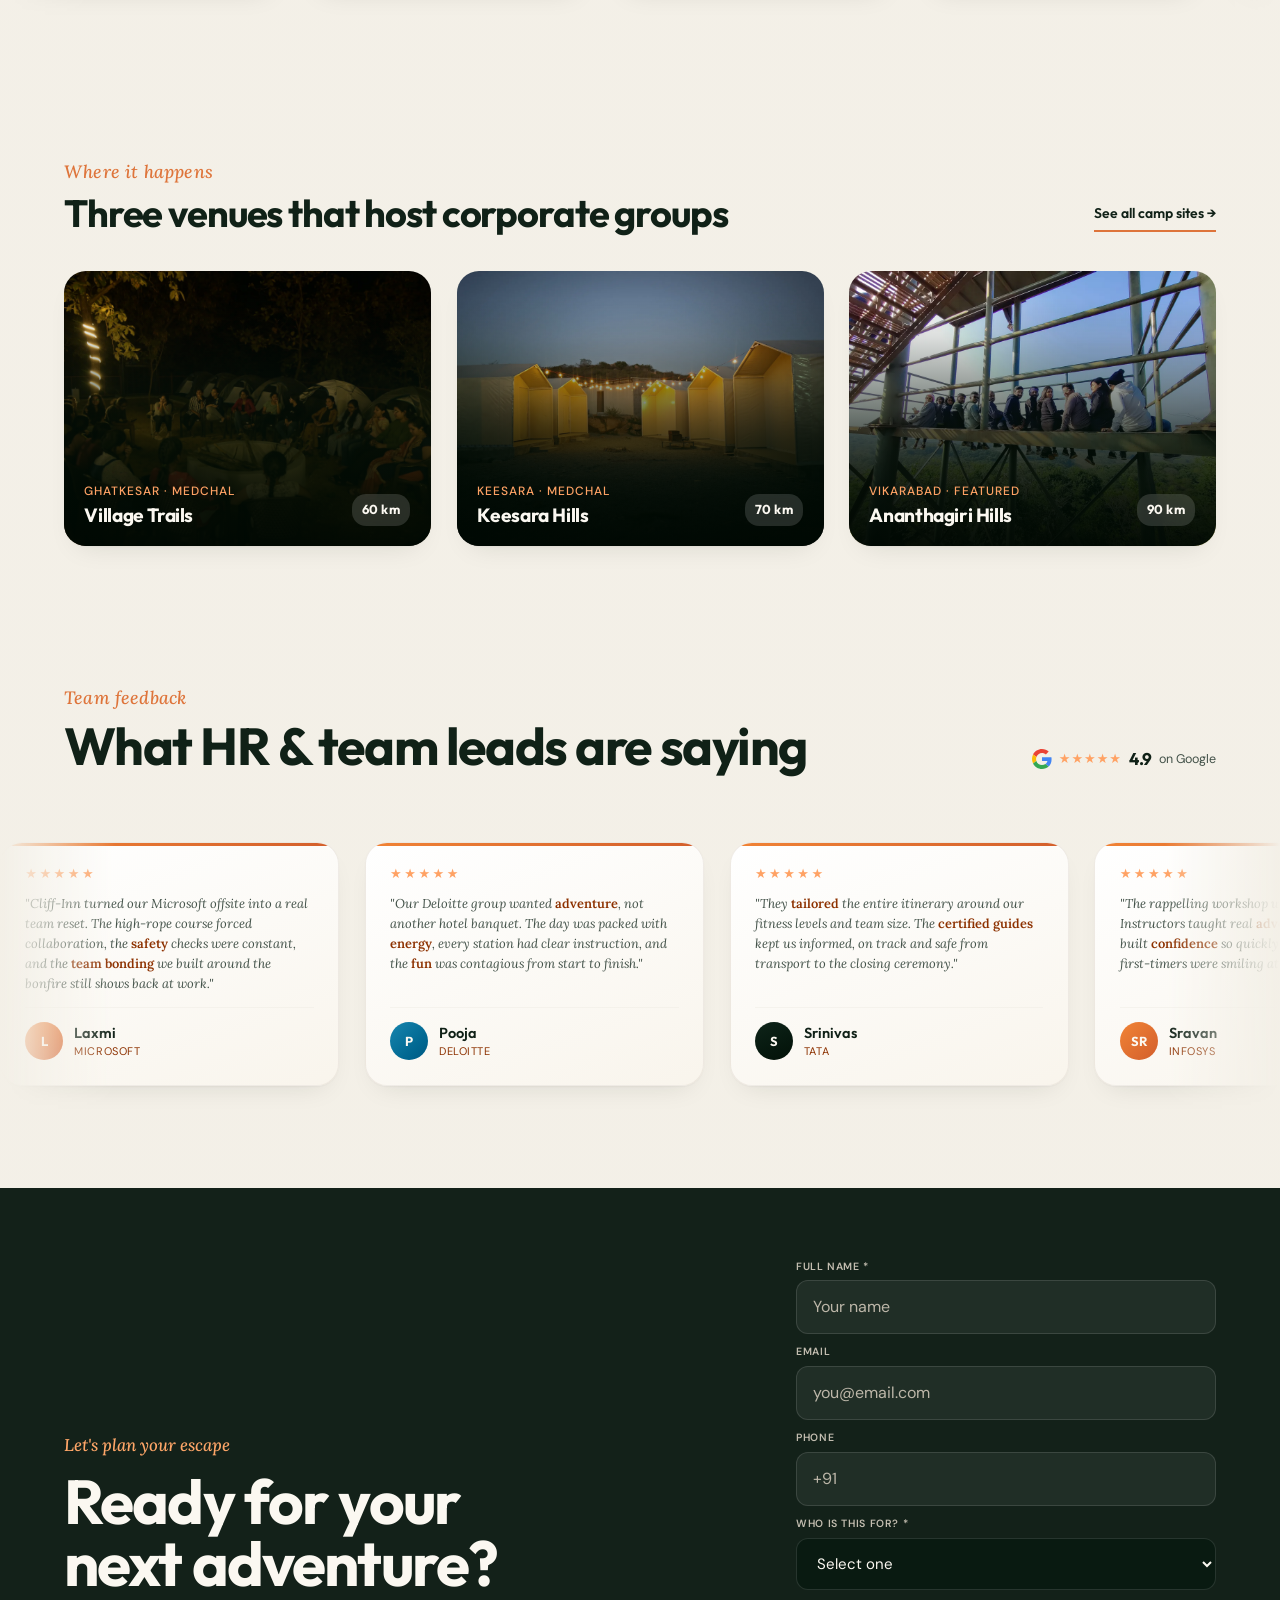
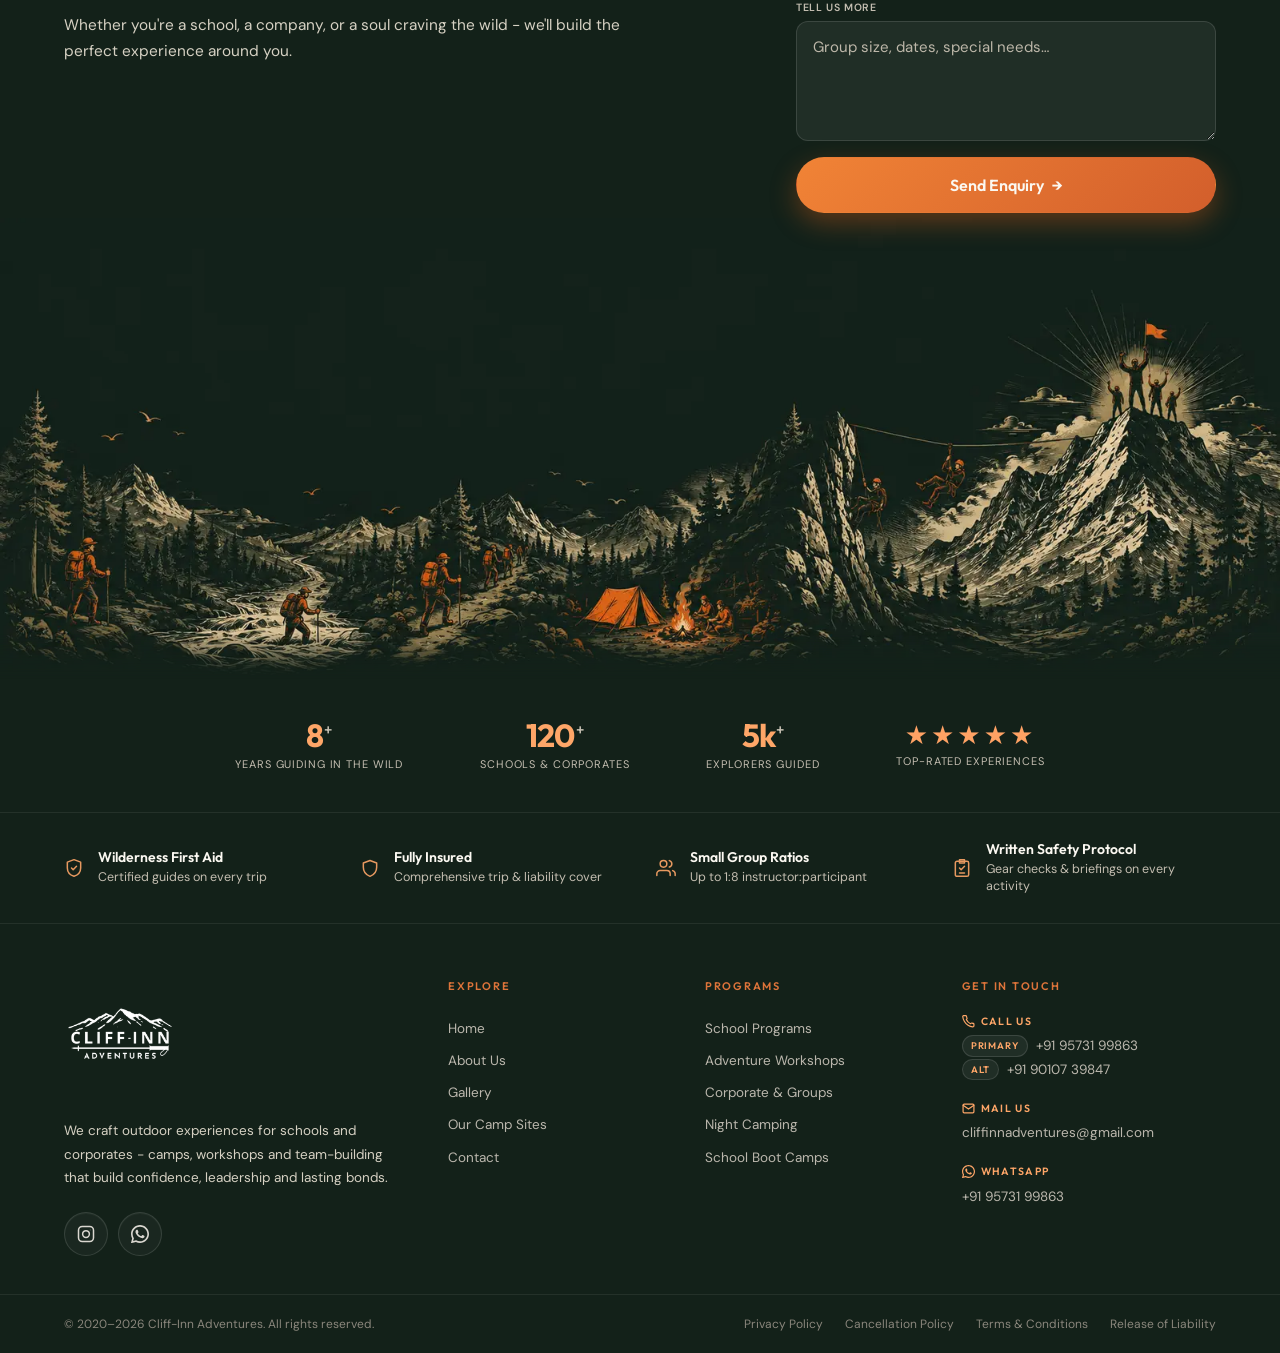
<file: corporate-packages.html>
<!DOCTYPE html>
<html lang="en">
<head>
<meta charset="utf-8">
<meta name="viewport" content="width=device-width, initial-scale=1">
<meta name="theme-color" content="#0f2a1f">
<title>Corporate &amp; Group Packages - Cliff-Inn Adventures</title>
<meta name="description" content="Retreats and team-building programs that strengthen bonds and boost morale - day outings, overnight camps and focused leadership workshops.">
<link rel="canonical" href="https://www.cliffinnadventures.com/corporate-packages.html">
<meta property="og:type" content="website">
<meta property="og:title" content="Corporate &amp; Group Packages - Cliff-Inn Adventures">
<meta property="og:description" content="Retreats that actually bring teams closer. Outcomes your HR team will love.">
<meta property="og:url" content="https://www.cliffinnadventures.com/corporate-packages.html">
<meta property="og:image" content="https://www.cliffinnadventures.com/assets/og/og-contact.webp">
<meta name="twitter:card" content="summary_large_image">
<link rel="icon" href="assets/favicons/favicon.svg" type="image/svg+xml">
<link rel="manifest" href="site.webmanifest">
<link rel="preconnect" href="https://fonts.googleapis.com">
<link rel="preconnect" href="https://fonts.gstatic.com" crossorigin>
<link href="https://fonts.googleapis.com/css2?family=Outfit:wght@400;500;600;700&family=DM+Sans:wght@400;500;600;700&family=Lora:ital,wght@1,400;1,500&display=swap" rel="stylesheet">
<link rel="stylesheet" href="css/main.css">
<script type="module" src="js/main.js"></script>
</head>
<body>

<!-- BEGIN partials/nav.html -->
<a class="skip-link" href="#main">Skip to content</a>
<header class="header" id="site-header" data-menu-open="false" data-scrolled="false">
  <div class="header__inner">
    <a class="brand" href="index.html" aria-label="Cliff-Inn Adventures - Home" data-key="home">
      <img class="brand__logo" src="assets/Logo/c-a-black-260.webp" srcset="assets/Logo/c-a-black-180.webp 180w, assets/Logo/c-a-black-260.webp 260w, assets/Logo/c-a-black-360.webp 360w" sizes="107px" alt="Cliff-Inn Adventures" width="107" height="107" decoding="async">
    </a>

    <nav class="nav" id="primary-nav" aria-label="Primary">
      <a class="nav__link" href="school-programs.html" data-key="school">School Programs</a>
      <a class="nav__link" href="adventure-workshops.html" data-key="workshops">Workshops</a>
      <a class="nav__link" href="corporate-packages.html" data-key="corporate">Corporate</a>
      <a class="nav__link" href="camp-sites.html" data-key="camps">Camp Sites</a>
      <a class="nav__link" href="gallery.html" data-key="gallery">Gallery</a>
      <a class="nav__link" href="about.html" data-key="about">About</a>
      <a class="nav__link" href="contact.html" data-key="contact">Contact</a>
    </nav>

    <div class="header__actions">
      <button
        class="burger"
        type="button"
        aria-label="Toggle menu"
        aria-controls="mobile-nav"
        aria-expanded="false"
        data-nav-toggle
      >
        <span></span><span></span><span></span>
      </button>
    </div>
  </div>
</header>

<!-- Mobile drawer - sibling of <header> (not descendant) so that .header can
     safely use `contain: paint layout` for scroll performance. Paint/layout
     containment establishes a new containing block for fixed descendants,
     which would collapse this full-viewport drawer to the header's rect if
     it were nested inside. Open state is signalled via body[data-menu-open]. -->
<div class="header__mobile" id="mobile-nav" role="region" aria-label="Mobile menu">
  <nav class="header__mobile-nav">
    <a href="index.html" data-key="home">Home</a>
    <a href="school-programs.html" data-key="school">School Programs</a>
    <a href="adventure-workshops.html" data-key="workshops">Adventure Workshops</a>
    <a href="corporate-packages.html" data-key="corporate">Corporate &amp; Groups</a>
    <a href="camp-sites.html" data-key="camps">Camp Sites</a>
    <a href="gallery.html" data-key="gallery">Gallery</a>
    <a href="about.html" data-key="about">About</a>
    <a href="contact.html" data-key="contact">Contact</a>
  </nav>
  <div class="header__mobile-footer">
    <div class="header__mobile-contact">
      <a href="tel:+919573199863">+91 95731 99863</a>
      <a href="tel:+919010739847">+91 90107 39847</a>
      <a href="mailto:cliffinnadventures@gmail.com">cliffinnadventures@gmail.com</a>
    </div>
    <a class="header__mobile-cta" href="contact.html">
      Plan Your Escape
      <svg width="14" height="14" viewBox="0 0 14 14" fill="none" aria-hidden="true">
        <path d="M2.5 7h9M7 2.5l4.5 4.5L7 11.5" stroke="currentColor" stroke-width="1.5" stroke-linecap="round" stroke-linejoin="round"/>
      </svg>
    </a>
  </div>
</div>
<!-- END partials/nav.html -->

<main id="main" class="site">

  <section class="hero-banner hero-banner--workshops" data-hero aria-labelledby="hero-title">
    <div class="hero-banner__media" data-hero-media>
      <img src="assets/Background/adventure-workshops-hero-cliffin.webp" alt="Illustration of climbers, hikers, cyclists, campers, ziplining and paragliding across a mountain landscape" loading="eager" fetchpriority="high" width="1983" height="793">
    </div>
    <div class="hero-banner__inner">
      <span class="eyebrow" data-hero-eyebrow><span></span>Stronger teams, outdoors</span>
      <h1 class="hero-banner__title" id="hero-title" data-hero-title>Corporate &amp; Group Packages</h1>
      <div class="hero-banner__actions" data-hero-actions>
        <a class="btn btn--primary btn--md" href="contact.html">Get A Corporate Quote →</a>
        <a class="btn btn--outline-dark btn--md" href="#packages">See Packages</a>
      </div>
    </div>
  </section>

  <!-- CLIENT TRUST STRIP — real brand SVGs (Microsoft, TATA, Infosys
       via simpleicons.org, Deloitte as text-based fallback since it's
       not in the simpleicons library). Brand-owner permission is required
       before publishing this claim in marketing collateral. -->
  <section class="section section--tight container" aria-label="Teams we've hosted">
    <div class="logo-strip" data-animate>
      <span class="logo-strip__label">Trusted by teams from</span>
      <img class="logo-strip__mark" src="assets/clients/microsoft.svg" alt="Microsoft" loading="lazy" width="24" height="24">
      <img class="logo-strip__mark logo-strip__mark--wide" src="assets/clients/deloitte.svg" alt="Deloitte" loading="lazy" width="130" height="24">
      <img class="logo-strip__mark" src="assets/clients/tata.svg" alt="Tata" loading="lazy" width="24" height="24">
      <img class="logo-strip__mark logo-strip__mark--wide" src="assets/clients/infosys.svg" alt="Infosys" loading="lazy" width="72" height="24">
      <span class="logo-strip__more">+ 120 more teams</span>
    </div>
  </section>

  <!-- EDITORIAL INTRO — dark backdrop framing before the package grid.
       Mirrors the 'setting' pattern used on camp-sites.html. -->
  <section class="section section--large container section--pine-deep">
    <div class="split">
      <div class="photo-pair" data-animate>
        <div class="photo-pair__back">
          <img src="assets/images/cliffinnadventures/hero/campfire-group-wide.webp" alt="Corporate team celebrating around a bonfire at night" loading="lazy" width="1920" height="1080">
        </div>
        <div class="photo-pair__front">
          <img src="assets/images/cliffinnadventures/corporate/corporate-outing-01.webp" alt="Corporate group on a day-out adventure" loading="lazy" width="1600" height="1067">
        </div>
      </div>
      <div data-animate>
        <span class="eyebrow"><span></span>Why teams choose us</span>
        <h2 style="margin-top:10px;">Retreats built like offsites — run like adventures</h2>
        <p style="margin-top:22px; font-size:15px;">We plan for your team the way an ops lead would — group size, dietary needs, transport, rain-day fallback, safety ratios and an itinerary that ends on time. Then we run it like adventurers, so the day feels nothing like a boardroom.</p>
        <a class="btn btn--primary btn--md" href="contact.html" style="margin-top:28px;">Talk To Our Team →</a>
      </div>
    </div>
  </section>

  <!-- PACKAGES — package-forward cards mirroring the location cards on
       camp-sites.html: eyebrow duration, big name, activity tags, and
       a price/group-size row buyers scan first. -->
  <section class="section section--large container" id="packages" aria-labelledby="packages-title">
    <div class="section-head section-head--center" data-animate>
      <span class="eyebrow eyebrow--center"><span></span>Choose your format</span>
      <h2 id="packages-title" style="margin-top:12px; font-size: clamp(28px, 4.4vw, 48px);">Four ways to run your retreat</h2>
      <p style="margin-top:20px; font-size:15px;">A quick reset, an overnight bond-builder, a structured leadership workshop, or a fully organised offsite — pick a shape, we handle the rest end to end.</p>
    </div>

    <div class="card-grid" style="margin-top:44px;">

      <article class="card card--package" data-animate>
        <div class="card__media card__media--tall">
          <img src="assets/images/cliffinnadventures/hero/adventure-day-out.webp" alt="Team games on grass at an outdoor day out" loading="lazy" width="1344" height="756">
          <span class="chip chip--glass card__badge">Half Day</span>
        </div>
        <div class="card__body">
          <p class="card__district">Day outing · Sanjeevni or on-site</p>
          <h3 class="card__title">Corporate Day Outing</h3>
          <p class="card__desc">High-energy adventure games, timed challenges and instructor-led bonding — the fastest reset when you can't spare a night.</p>
          <ul class="card__tags" role="list">
            <li>Adventure games</li>
            <li>Rope activities</li>
            <li>Lunch included</li>
            <li>Rain fallback</li>
          </ul>
          <div class="card__price-row">
            <span class="card__price">₹1,499</span>
            <span class="card__price-label">per person · min 20 pax</span>
          </div>
          <a class="btn btn--primary btn--sm" href="contact.html" style="text-align:center;">Request A Quote →</a>
        </div>
      </article>

      <article class="card card--package" data-animate>
        <div class="card__media card__media--tall">
          <img src="assets/images/cliffinnadventures/night-camping/night-camp-3.webp" alt="Tents and bonfire at night" loading="lazy" width="1920" height="1280">
          <span class="chip chip--glass card__badge">Overnight · Signature</span>
        </div>
        <div class="card__body">
          <p class="card__district">Ananthagiri · Village Trails · Keesara</p>
          <h3 class="card__title">Group Night Camping</h3>
          <p class="card__desc">Tents pitched, bonfire lit, night walks and star-gazing before a morning trek — the classic offsite that turns colleagues into a team.</p>
          <ul class="card__tags" role="list">
            <li>Tents &amp; setup</li>
            <li>Bonfire &amp; dinner</li>
            <li>Night walk</li>
            <li>Sunrise trek</li>
          </ul>
          <div class="card__price-row">
            <span class="card__price">₹1,999</span>
            <span class="card__price-label">per person · min 15 pax</span>
          </div>
          <a class="btn btn--primary btn--sm" href="contact.html" style="text-align:center;">Request A Quote →</a>
        </div>
      </article>

      <article class="card card--package" data-animate>
        <div class="card__media card__media--tall">
          <img src="assets/images/cliffinnadventures/school-programs/school-programs-11.webp" alt="Team working through a cargo-net teamwork obstacle" loading="lazy" width="1920" height="1440">
          <span class="chip chip--glass card__badge">Workshop · 1–2 days</span>
        </div>
        <div class="card__body">
          <p class="card__district">Facilitated · Leadership focus</p>
          <h3 class="card__title">Team-Building Workshop</h3>
          <p class="card__desc">Structured sessions built around trust, communication and decision-making under pressure — every activity has a debrief that translates back to work.</p>
          <ul class="card__tags" role="list">
            <li>Trust challenges</li>
            <li>Problem-solving</li>
            <li>Guided debriefs</li>
            <li>Fitness track</li>
          </ul>
          <div class="card__price-row">
            <span class="card__price">₹2,499</span>
            <span class="card__price-label">per person · 15–60 pax</span>
          </div>
          <a class="btn btn--primary btn--sm" href="contact.html" style="text-align:center;">Request A Quote →</a>
        </div>
      </article>

      <article class="card card--package" data-animate>
        <div class="card__media card__media--tall">
          <img src="assets/images/cliffinnadventures/hero/campfire-group-wide.webp" alt="Corporate group on a curated multi-day retreat" loading="lazy" width="1920" height="1080">
          <span class="chip chip--glass card__badge">End-to-end · 2–5 days</span>
        </div>
        <div class="card__body">
          <p class="card__district">Off-site · Full-service travel</p>
          <h3 class="card__title">Executive Offsites</h3>
          <p class="card__desc">Fully organised townhalls and leadership offsites — venue, stay, travel, meals, sessions and premium experiences, coordinated end to end.</p>
          <ul class="card__tags" role="list">
            <li>Townhall setup</li>
            <li>Curated stay</li>
            <li>Local tours</li>
            <li>Premium meals</li>
          </ul>
          <div class="card__price-row">
            <span class="card__price">On request</span>
            <span class="card__price-label">tailored quote · any team size</span>
          </div>
          <a class="btn btn--primary btn--sm" href="contact.html" style="text-align:center;">Request A Quote →</a>
        </div>
      </article>

    </div>
  </section>

  <!-- SAMPLE ITINERARY — the concrete 'what happens' timeline buyers
       want before committing. Same .steps pattern as camp-sites.html. -->
  <section class="section section--large container" aria-labelledby="itinerary-title">
    <div class="split">
      <div data-animate>
        <span class="eyebrow"><span></span>A sample day</span>
        <h2 id="itinerary-title" style="margin-top:10px; font-size: clamp(26px, 4vw, 42px);">Group Night Camping · hour-by-hour</h2>
        <p style="margin-top:22px; font-size:15px;">A typical run for a 25-person team at Ananthagiri. Every timing flexes around your travel window — we'll shape a version that fits your group before the quote goes out.</p>

        <div class="steps" style="margin-top:28px;">
          <div class="step">
            <span class="step__num">1</span>
            <div>
              <h3 class="step__title">4:00 PM · Arrive, settle, ice-break</h3>
              <p class="step__body">Tent allocation, welcome drink, quick safety brief and a facilitated ice-breaker to get the group talking.</p>
            </div>
          </div>
          <div class="step">
            <span class="step__num">2</span>
            <div>
              <h3 class="step__title">5:30 PM · Adventure block &amp; debrief</h3>
              <p class="step__body">Rope courses, trust falls and a timed team challenge. 20-minute debrief where the day's leaders emerge.</p>
            </div>
          </div>
          <div class="step">
            <span class="step__num">3</span>
            <div>
              <h3 class="step__title">8:30 PM · Bonfire, dinner, awards</h3>
              <p class="step__body">Dinner around the fire, music, and a short awards moment for the standout contributors from the challenges.</p>
            </div>
          </div>
          <div class="step">
            <span class="step__num">4</span>
            <div>
              <h3 class="step__title">6:00 AM · Sunrise trek · 11:00 AM · Check-out</h3>
              <p class="step__body">Optional sunrise trek, buffet breakfast, wrap-up circle and an unhurried check-out.</p>
            </div>
          </div>
        </div>

        <p style="margin-top:26px; font-size:14px; color: var(--color-ink-soft);">
          <strong>Included:</strong> tents, meals, tea &amp; snacks, activities, guides, first-aid, on-ground coordinator. <strong>Not included:</strong> transport (we can arrange it).
        </p>

        <a class="btn btn--dark btn--md" href="contact.html" style="margin-top:20px;">Shape My Itinerary →</a>
      </div>
      <div class="photo-pair" data-animate>
        <div class="photo-pair__back">
          <img src="assets/images/cliffinnadventures/camp-sites/ananthagiri/2023-02-14-1.webp" alt="Thatched dining pavilion at the Ananthagiri camp" loading="lazy" width="1920" height="1440">
        </div>
        <div class="photo-pair__front">
          <img src="assets/images/cliffinnadventures/camp-sites/ananthagiri/ananthagiri-10.webp" alt="Bonfire with tents and red-lit trees at Ananthagiri" loading="lazy" width="1920" height="1280">
        </div>
      </div>
    </div>
  </section>

  <!-- OUTCOMES — replaces the text-glyph benefit chips with an image
       marquee (same pattern as camp-sites' amenity marquee): teams
       actually doing the thing, not stat characters. Loops -50% seamlessly
       and pauses on hover / focus / prefers-reduced-motion. -->
  <section class="section" aria-labelledby="outcomes-title">
    <div class="container">
      <div class="section-head section-head--center" data-animate>
        <span class="eyebrow eyebrow--center"><span></span>Why it works</span>
        <h2 id="outcomes-title" style="margin-top:12px; font-size: clamp(28px, 4.4vw, 48px);">Outcomes your HR team will love</h2>
      </div>
    </div>

    <div class="amenity-marquee" aria-label="Scrolling team outcomes">
      <div class="amenity-marquee__track">

        <ul class="amenity-marquee__set" role="list">
          <li class="amenity-card">
            <img class="amenity-card__img" src="assets/images/cliffinnadventures/hero/campfire-group-wide.webp" alt="Team celebrating around a bonfire" loading="lazy" width="1920" height="1080">
            <div class="amenity-card__body">
              <h3 class="amenity-card__title">Team Morale</h3>
              <p class="amenity-card__desc">Shared wins outdoors reignite energy back at work.</p>
            </div>
          </li>
          <li class="amenity-card">
            <img class="amenity-card__img" src="assets/images/cliffinnadventures/school-programs/school-programs-11.webp" alt="Team belaying a climber on a cargo-net obstacle" loading="lazy" width="1920" height="1440">
            <div class="amenity-card__body">
              <h3 class="amenity-card__title">Real Trust</h3>
              <p class="amenity-card__desc">Activities that need reliance build genuine trust.</p>
            </div>
          </li>
          <li class="amenity-card">
            <img class="amenity-card__img" src="assets/images/cliffinnadventures/camp-sites/village-trials/village-trials-03.webp" alt="Group in a facilitated circle around a firepit" loading="lazy" width="1920" height="1280">
            <div class="amenity-card__body">
              <h3 class="amenity-card__title">Leadership</h3>
              <p class="amenity-card__desc">Natural leaders emerge when the stakes feel real.</p>
            </div>
          </li>
          <li class="amenity-card">
            <img class="amenity-card__img" src="assets/images/cliffinnadventures/night-camping/night-camp-3.webp" alt="Campsite lit up under the night sky" loading="lazy" width="1920" height="1280">
            <div class="amenity-card__body">
              <h3 class="amenity-card__title">Fun That Sticks</h3>
              <p class="amenity-card__desc">Memories your team talks about every quarter.</p>
            </div>
          </li>
          <li class="amenity-card">
            <img class="amenity-card__img" src="assets/images/cliffinnadventures/corporate/corporate-outing-01.webp" alt="Corporate group on an outdoor day out" loading="lazy" width="1600" height="1067">
            <div class="amenity-card__body">
              <h3 class="amenity-card__title">Faster Onboarding</h3>
              <p class="amenity-card__desc">New joiners bond in a weekend, not a quarter.</p>
            </div>
          </li>
          <li class="amenity-card">
            <img class="amenity-card__img" src="assets/images/cliffinnadventures/school-programs/school-programs-15.webp" alt="Climber on a rock-climbing wall" loading="lazy" width="1440" height="1920">
            <div class="amenity-card__body">
              <h3 class="amenity-card__title">Confidence</h3>
              <p class="amenity-card__desc">Nervous first-timers, calm decision-makers by evening.</p>
            </div>
          </li>
        </ul>

        <ul class="amenity-marquee__set" role="list" aria-hidden="true">
          <li class="amenity-card">
            <img class="amenity-card__img" src="assets/images/cliffinnadventures/hero/campfire-group-wide.webp" alt="" loading="lazy" width="1920" height="1080">
            <div class="amenity-card__body">
              <h3 class="amenity-card__title">Team Morale</h3>
              <p class="amenity-card__desc">Shared wins outdoors reignite energy back at work.</p>
            </div>
          </li>
          <li class="amenity-card">
            <img class="amenity-card__img" src="assets/images/cliffinnadventures/school-programs/school-programs-11.webp" alt="" loading="lazy" width="1920" height="1440">
            <div class="amenity-card__body">
              <h3 class="amenity-card__title">Real Trust</h3>
              <p class="amenity-card__desc">Activities that need reliance build genuine trust.</p>
            </div>
          </li>
          <li class="amenity-card">
            <img class="amenity-card__img" src="assets/images/cliffinnadventures/camp-sites/village-trials/village-trials-03.webp" alt="" loading="lazy" width="1920" height="1280">
            <div class="amenity-card__body">
              <h3 class="amenity-card__title">Leadership</h3>
              <p class="amenity-card__desc">Natural leaders emerge when the stakes feel real.</p>
            </div>
          </li>
          <li class="amenity-card">
            <img class="amenity-card__img" src="assets/images/cliffinnadventures/night-camping/night-camp-3.webp" alt="" loading="lazy" width="1920" height="1280">
            <div class="amenity-card__body">
              <h3 class="amenity-card__title">Fun That Sticks</h3>
              <p class="amenity-card__desc">Memories your team talks about every quarter.</p>
            </div>
          </li>
          <li class="amenity-card">
            <img class="amenity-card__img" src="assets/images/cliffinnadventures/corporate/corporate-outing-01.webp" alt="" loading="lazy" width="1600" height="1067">
            <div class="amenity-card__body">
              <h3 class="amenity-card__title">Faster Onboarding</h3>
              <p class="amenity-card__desc">New joiners bond in a weekend, not a quarter.</p>
            </div>
          </li>
          <li class="amenity-card">
            <img class="amenity-card__img" src="assets/images/cliffinnadventures/school-programs/school-programs-15.webp" alt="" loading="lazy" width="1440" height="1920">
            <div class="amenity-card__body">
              <h3 class="amenity-card__title">Confidence</h3>
              <p class="amenity-card__desc">Nervous first-timers, calm decision-makers by evening.</p>
            </div>
          </li>
        </ul>

      </div>
    </div>
  </section>

  <!-- VENUE STRIP — deep-links to the three camps that actually host
       corporate groups, so buyers can pre-answer 'wait, where?'. -->
  <section class="section container" aria-labelledby="venues-title">
    <div class="section-head" data-animate>
      <div>
        <span class="eyebrow"><span></span>Where it happens</span>
        <h2 id="venues-title" style="margin-top:10px; font-size: clamp(26px, 3.6vw, 38px);">Three venues that host corporate groups</h2>
      </div>
      <a class="link-arrow" href="camp-sites.html">See all camp sites →</a>
    </div>

    <div class="venue-strip" style="margin-top:24px;">
      <a class="venue-tile" href="camp-sites.html" data-animate>
        <img class="venue-tile__img" src="assets/images/cliffinnadventures/camp-sites/village-trials/village-trials-03.webp" alt="Village Trails camp at night with tents and firepit" loading="lazy" width="1920" height="1280">
        <div class="venue-tile__body">
          <div>
            <span class="venue-tile__district">Ghatkesar · Medchal</span>
            <h3 class="venue-tile__place">Village Trails</h3>
          </div>
          <span class="venue-tile__km" aria-label="60 kilometres from Hyderabad">60 km</span>
        </div>
      </a>
      <a class="venue-tile" href="camp-sites.html" data-animate>
        <img class="venue-tile__img" src="assets/images/cliffinnadventures/camp-sites/keesara/2022-01-24-1.webp" alt="Fairy-lit cabins at Keesara at dusk" loading="lazy" width="1920" height="1441">
        <div class="venue-tile__body">
          <div>
            <span class="venue-tile__district">Keesara · Medchal</span>
            <h3 class="venue-tile__place">Keesara Hills</h3>
          </div>
          <span class="venue-tile__km" aria-label="70 kilometres from Hyderabad">70 km</span>
        </div>
      </a>
      <a class="venue-tile" href="camp-sites.html" data-animate>
        <img class="venue-tile__img" src="assets/images/cliffinnadventures/camp-sites/ananthagiri/ananthagiri-06.webp" alt="Hilltop tower overlooking the Ananthagiri Hills" loading="lazy" width="1920" height="1280">
        <div class="venue-tile__body">
          <div>
            <span class="venue-tile__district">Vikarabad · Featured</span>
            <h3 class="venue-tile__place">Ananthagiri Hills</h3>
          </div>
          <span class="venue-tile__km" aria-label="90 kilometres from Hyderabad">90 km</span>
        </div>
      </a>
    </div>
  </section>

  <!-- CORPORATE TESTIMONIAL MARQUEE — reuses the .tmq pattern from
       index.html, filtered to voices from corporate clients only. -->
  <section class="section" aria-labelledby="corp-tmq-title">
    <div class="container--wide">
      <div class="section-head" data-animate>
        <div>
          <span class="eyebrow"><span></span>Team feedback</span>
          <h2 id="corp-tmq-title" class="section-title--tight">What HR &amp; team leads are saying</h2>
        </div>
        <div class="tmq-rating" aria-label="Rated 4.9 on Google Reviews">
          <svg width="20" height="20" viewBox="0 0 48 48" aria-hidden="true" focusable="false">
            <path fill="#EA4335" d="M24 9.5c3.54 0 6.71 1.22 9.21 3.6l6.85-6.85C35.9 2.38 30.47 0 24 0 14.62 0 6.51 5.38 2.56 13.22l7.98 6.19C12.43 13.72 17.74 9.5 24 9.5z"/>
            <path fill="#4285F4" d="M46.98 24.55c0-1.57-.15-3.09-.38-4.55H24v9.02h12.94c-.58 2.96-2.26 5.48-4.78 7.18l7.73 6c4.51-4.18 7.09-10.36 7.09-17.65z"/>
            <path fill="#FBBC05" d="M10.53 28.59c-.48-1.45-.76-2.99-.76-4.59s.27-3.14.76-4.59l-7.98-6.19C.92 16.46 0 20.12 0 24c0 3.88.92 7.54 2.56 10.78l7.97-6.19z"/>
            <path fill="#34A853" d="M24 48c6.48 0 11.93-2.13 15.89-5.81l-7.73-6c-2.18 1.48-4.97 2.31-8.16 2.31-6.26 0-11.57-4.22-13.47-9.91l-7.98 6.19C6.51 42.62 14.62 48 24 48z"/>
          </svg>
          <span class="tmq-rating__stars" aria-hidden="true">★★★★★</span>
          <strong class="tmq-rating__score">4.9</strong>
          <span class="tmq-rating__label">on Google</span>
        </div>
      </div>
    </div>

    <div class="tmq" aria-label="Scrolling corporate testimonials">
      <div class="tmq__track">

        <div class="tmq__set">
          <article class="tmq__card">
            <div class="tmq__card-head"><span class="tmq__stars" aria-label="5 out of 5 stars">★★★★★</span></div>
            <p class="tmq__text">"Cliff-Inn turned our Microsoft offsite into a real team reset. The high-rope course forced collaboration, the <strong>safety</strong> checks were constant, and the <strong>team bonding</strong> we built around the bonfire still shows back at work."</p>
            <footer class="tmq__attrib"><span class="tmq__avatar" aria-hidden="true">L</span><div><div class="tmq__name">Laxmi</div><div class="tmq__role">Microsoft</div></div></footer>
          </article>
          <article class="tmq__card">
            <div class="tmq__card-head"><span class="tmq__stars" aria-label="5 out of 5 stars">★★★★★</span></div>
            <p class="tmq__text">"Our Deloitte group wanted <strong>adventure</strong>, not another hotel banquet. The day was packed with <strong>energy</strong>, every station had clear instruction, and the <strong>fun</strong> was contagious from start to finish."</p>
            <footer class="tmq__attrib"><span class="tmq__avatar" aria-hidden="true">P</span><div><div class="tmq__name">Pooja</div><div class="tmq__role">Deloitte</div></div></footer>
          </article>
          <article class="tmq__card">
            <div class="tmq__card-head"><span class="tmq__stars" aria-label="5 out of 5 stars">★★★★★</span></div>
            <p class="tmq__text">"They <strong>tailored</strong> the entire itinerary around our fitness levels and team size. The <strong>certified guides</strong> kept us informed, on track and safe from transport to the closing ceremony."</p>
            <footer class="tmq__attrib"><span class="tmq__avatar" aria-hidden="true">S</span><div><div class="tmq__name">Srinivas</div><div class="tmq__role">TATA</div></div></footer>
          </article>
          <article class="tmq__card">
            <div class="tmq__card-head"><span class="tmq__stars" aria-label="5 out of 5 stars">★★★★★</span></div>
            <p class="tmq__text">"The rappelling workshop was the highlight. Instructors taught real <strong>adventure skills</strong> and built <strong>confidence</strong> so quickly that even nervous first-timers were smiling at the top."</p>
            <footer class="tmq__attrib"><span class="tmq__avatar" aria-hidden="true">Sr</span><div><div class="tmq__name">Sravan</div><div class="tmq__role">Infosys</div></div></footer>
          </article>
          <article class="tmq__card">
            <div class="tmq__card-head"><span class="tmq__stars" aria-label="5 out of 5 stars">★★★★★</span></div>
            <p class="tmq__text">"The night camp gave us <strong>nature</strong> at its best. Tents, campfire cooking and the sunrise trek created <strong>memories</strong> our team talks about every quarter."</p>
            <footer class="tmq__attrib"><span class="tmq__avatar" aria-hidden="true">A</span><div><div class="tmq__name">Anuj</div><div class="tmq__role">Corporate Lead</div></div></footer>
          </article>
          <article class="tmq__card">
            <div class="tmq__card-head"><span class="tmq__stars" aria-label="5 out of 5 stars">★★★★★</span></div>
            <p class="tmq__text">"Our corporate retreat with Cliff-Inn was nothing short of amazing. The <strong>bonfire</strong> and <strong>adventure games</strong> brought our team closer than ever."</p>
            <footer class="tmq__attrib"><span class="tmq__avatar" aria-hidden="true">R</span><div><div class="tmq__name">Rohit Sharma</div><div class="tmq__role">Corporate Manager</div></div></footer>
          </article>
        </div>

        <div class="tmq__set" aria-hidden="true">
          <article class="tmq__card">
            <div class="tmq__card-head"><span class="tmq__stars">★★★★★</span></div>
            <p class="tmq__text">"Cliff-Inn turned our Microsoft offsite into a real team reset. The high-rope course forced collaboration, the <strong>safety</strong> checks were constant, and the <strong>team bonding</strong> we built around the bonfire still shows back at work."</p>
            <footer class="tmq__attrib"><span class="tmq__avatar">L</span><div><div class="tmq__name">Laxmi</div><div class="tmq__role">Microsoft</div></div></footer>
          </article>
          <article class="tmq__card">
            <div class="tmq__card-head"><span class="tmq__stars">★★★★★</span></div>
            <p class="tmq__text">"Our Deloitte group wanted <strong>adventure</strong>, not another hotel banquet. The day was packed with <strong>energy</strong>, every station had clear instruction, and the <strong>fun</strong> was contagious from start to finish."</p>
            <footer class="tmq__attrib"><span class="tmq__avatar">P</span><div><div class="tmq__name">Pooja</div><div class="tmq__role">Deloitte</div></div></footer>
          </article>
          <article class="tmq__card">
            <div class="tmq__card-head"><span class="tmq__stars">★★★★★</span></div>
            <p class="tmq__text">"They <strong>tailored</strong> the entire itinerary around our fitness levels and team size. The <strong>certified guides</strong> kept us informed, on track and safe from transport to the closing ceremony."</p>
            <footer class="tmq__attrib"><span class="tmq__avatar">S</span><div><div class="tmq__name">Srinivas</div><div class="tmq__role">TATA</div></div></footer>
          </article>
          <article class="tmq__card">
            <div class="tmq__card-head"><span class="tmq__stars">★★★★★</span></div>
            <p class="tmq__text">"The rappelling workshop was the highlight. Instructors taught real <strong>adventure skills</strong> and built <strong>confidence</strong> so quickly that even nervous first-timers were smiling at the top."</p>
            <footer class="tmq__attrib"><span class="tmq__avatar">Sr</span><div><div class="tmq__name">Sravan</div><div class="tmq__role">Infosys</div></div></footer>
          </article>
          <article class="tmq__card">
            <div class="tmq__card-head"><span class="tmq__stars">★★★★★</span></div>
            <p class="tmq__text">"The night camp gave us <strong>nature</strong> at its best. Tents, campfire cooking and the sunrise trek created <strong>memories</strong> our team talks about every quarter."</p>
            <footer class="tmq__attrib"><span class="tmq__avatar">A</span><div><div class="tmq__name">Anuj</div><div class="tmq__role">Corporate Lead</div></div></footer>
          </article>
          <article class="tmq__card">
            <div class="tmq__card-head"><span class="tmq__stars">★★★★★</span></div>
            <p class="tmq__text">"Our corporate retreat with Cliff-Inn was nothing short of amazing. The <strong>bonfire</strong> and <strong>adventure games</strong> brought our team closer than ever."</p>
            <footer class="tmq__attrib"><span class="tmq__avatar">R</span><div><div class="tmq__name">Rohit Sharma</div><div class="tmq__role">Corporate Manager</div></div></footer>
          </article>
        </div>

      </div>
    </div>
  </section>

</main>

<!-- ============================================================
     SECTION: FOOTER SCENE  (CTA band + terrain illustration + footer)
     Source of truth: partials/footer.html
     ============================================================ -->
<!-- BEGIN partials/footer.html -->
<div class="closing-scene" data-section="footer-scene">

<!-- 1) Pre-footer CTA Band -->
<div class="footer__cta-band on-dark" data-nav-invert>
  <div class="footer__cta-band-inner container--wide">
    <div class="footer__cta-copy">
      <span class="footer__cta-eyebrow serif">Let's plan your escape</span>
      <h2 class="footer__cta-title">Ready for your<br>next adventure?</h2>
      <p class="footer__cta-sub">Whether you're a school, a company, or a soul craving the wild - we'll build the perfect experience around you.</p>
    </div>
    <div class="footer__cta-actions">
      <form class="footer__cta-form form--on-dark" data-form="cta-quick" novalidate>
        <input type="hidden" name="website" value="" tabindex="-1" autocomplete="off" class="u-visually-hidden" aria-hidden="true">
        <div class="field">
          <label class="field__label" for="f-fullName">Full name *</label>
          <input class="input" id="f-fullName" name="fullName" type="text" placeholder="Your name" required autocomplete="name">
          <p class="field__error" role="alert">Please enter your name.</p>
        </div>
        <div class="field">
          <label class="field__label" for="f-email">Email *</label>
          <input class="input" id="f-email" name="email" type="email" placeholder="you@email.com" required autocomplete="email">
          <p class="field__error" role="alert">Please enter a valid email.</p>
        </div>
        <div class="field">
          <label class="field__label" for="f-phone">Phone *</label>
          <input class="input" id="f-phone" name="phone" type="tel" placeholder="+91" required autocomplete="tel" inputmode="tel">
          <p class="field__error" role="alert">Please enter your phone number.</p>
        </div>
        <div class="field">
          <label class="field__label" for="f-audience">Who is this for? *</label>
          <select class="select" id="f-audience" name="audience" required>
            <option value="">Select one</option>
            <option value="School group">School group</option>
            <option value="Corporate / Group">Corporate / Group</option>
            <option value="Independent / Family">Independent / Family</option>
          </select>
          <p class="field__error" role="alert">Please select an audience.</p>
        </div>
        <div class="field" data-required-group>
          <span class="field__label" id="f-experiences-label">What are you interested in? *</span>
          <div class="checkbox-group" role="group" aria-labelledby="f-experiences-label">
            <div class="checkbox-group__category">
              <span class="checkbox-group__title">School Programs</span>
              <div class="checkbox-group__options">
                <label class="checkbox-chip"><input type="checkbox" name="experiences" value="In-School Adventure Camp"><span>In-School Adventure Camp</span></label>
                <label class="checkbox-chip"><input type="checkbox" name="experiences" value="Outdoor School Bootcamp"><span>Outdoor School Bootcamp</span></label>
                <label class="checkbox-chip"><input type="checkbox" name="experiences" value="Adventure Skill Learning"><span>Adventure Skill Learning</span></label>
                <label class="checkbox-chip"><input type="checkbox" name="experiences" value="School Trip"><span>School Trip</span></label>
                <label class="checkbox-chip"><input type="checkbox" name="experiences" value="Alpha 360° Day Out"><span>Alpha 360&deg; Day Out</span></label>
                <label class="checkbox-chip"><input type="checkbox" name="experiences" value="Night Camp"><span>Night Camp</span></label>
              </div>
            </div>
            <div class="checkbox-group__category">
              <span class="checkbox-group__title">Corporate Packages</span>
              <div class="checkbox-group__options">
                <label class="checkbox-chip"><input type="checkbox" name="experiences" value="Corporate Day Outing"><span>Corporate Day Outing</span></label>
                <label class="checkbox-chip"><input type="checkbox" name="experiences" value="Group Night Camping"><span>Group Night Camping</span></label>
                <label class="checkbox-chip"><input type="checkbox" name="experiences" value="Team-Building Workshop"><span>Team-Building Workshop</span></label>
                <label class="checkbox-chip"><input type="checkbox" name="experiences" value="Executive Offsite"><span>Executive Offsite</span></label>
              </div>
            </div>
            <div class="checkbox-group__category">
              <span class="checkbox-group__title">Camp Sites</span>
              <div class="checkbox-group__options">
                <label class="checkbox-chip"><input type="checkbox" name="experiences" value="Village Trails"><span>Village Trails</span></label>
                <label class="checkbox-chip"><input type="checkbox" name="experiences" value="Keesara Hills"><span>Keesara Hills</span></label>
                <label class="checkbox-chip"><input type="checkbox" name="experiences" value="Ananthagiri Hills"><span>Ananthagiri Hills</span></label>
                <label class="checkbox-chip"><input type="checkbox" name="experiences" value="Mayuri Forest"><span>Mayuri Forest</span></label>
                <label class="checkbox-chip"><input type="checkbox" name="experiences" value="Pandavulla Gutta"><span>Pandavulla Gutta</span></label>
                <label class="checkbox-chip"><input type="checkbox" name="experiences" value="Tipeswar"><span>Tipeswar</span></label>
              </div>
            </div>
            <div class="checkbox-group__category">
              <span class="checkbox-group__title">Adventure Workshops</span>
              <div class="checkbox-group__options">
                <label class="checkbox-chip"><input type="checkbox" name="experiences" value="Rock Climbing & Rappelling Workshop"><span>Rock Climbing & Rappelling Workshop</span></label>
                <label class="checkbox-chip"><input type="checkbox" name="experiences" value="Survival Skills Workshop"><span>Survival Skills Workshop</span></label>
                <label class="checkbox-chip"><input type="checkbox" name="experiences" value="Hiking Workshop"><span>Hiking Workshop</span></label>
                <label class="checkbox-chip"><input type="checkbox" name="experiences" value="Zipline & Rope Course Workshop"><span>Zipline & Rope Course Workshop</span></label>
                <label class="checkbox-chip"><input type="checkbox" name="experiences" value="Adventure Gear Discovery Workshop"><span>Adventure Gear Discovery Workshop</span></label>
                <label class="checkbox-chip"><input type="checkbox" name="experiences" value="Star Gazing Workshop"><span>Star Gazing Workshop</span></label>
              </div>
            </div>
          </div>
          <p class="field__error" role="alert">Please select at least one experience.</p>
        </div>
        <div class="field">
          <label class="field__label" for="f-message">Tell us more</label>
          <textarea class="textarea" id="f-message" name="message" rows="4" placeholder="Group size, dates, special needs…"></textarea>
        </div>
        <button class="btn btn--primary footer__cta-submit" type="submit">Send Enquiry <span aria-hidden="true">→</span></button>
        <p class="form-status" data-form-status aria-live="polite"></p>
      </form>
      <div class="footer__cta-success success-panel" data-form-success hidden role="status">
        <div class="success-panel__title">You're on the list</div>
        <p class="success-panel__body">We'll reach out within 24 hours with dates and the full plan.</p>
      </div>
    </div>
  </div>
</div>

<!-- 2) Mountain terrain transition - bridges CTA to footer -->
<div class="footer-terrain" aria-hidden="true" data-nav-invert>
  <img src="assets/Background/bg-image-cliffin-1600.webp" srcset="assets/Background/bg-image-cliffin-1200.webp 1200w, assets/Background/bg-image-cliffin-1600.webp 1600w" sizes="100vw" alt="" loading="lazy" decoding="async" width="1600" height="640">
</div>

<!-- 3) Footer -->
<footer class="footer on-dark" role="contentinfo" data-nav-invert>

  <!-- Trust Strip -->
  <div class="footer__trust">
    <div class="footer__trust-inner container--wide">
      <div class="footer__trust-item">
        <span class="footer__trust-num">8<span class="footer__trust-sup">+</span></span>
        <span class="footer__trust-label">Years guiding in the wild</span>
      </div>
      <div class="footer__trust-divider" aria-hidden="true"></div>
      <div class="footer__trust-item">
        <span class="footer__trust-num">120<span class="footer__trust-sup">+</span></span>
        <span class="footer__trust-label">Schools &amp; corporates</span>
      </div>
      <div class="footer__trust-divider" aria-hidden="true"></div>
      <div class="footer__trust-item">
        <span class="footer__trust-num">5k<span class="footer__trust-sup">+</span></span>
        <span class="footer__trust-label">Explorers guided</span>
      </div>
      <div class="footer__trust-divider" aria-hidden="true"></div>
      <div class="footer__trust-item">
        <span class="footer__trust-num footer__trust-num--stars" aria-label="5 out of 5 stars">★★★★★</span>
        <span class="footer__trust-label">Top-rated experiences</span>
      </div>
    </div>
  </div>

  <!-- Safety Credentials -->
  <div class="footer__safety" aria-label="Safety credentials">
    <div class="footer__safety-inner container--wide">
      <div class="footer__safety-item">
        <svg width="20" height="20" viewBox="0 0 24 24" fill="none" stroke="currentColor" stroke-width="1.8" stroke-linecap="round" stroke-linejoin="round" aria-hidden="true"><path d="M12 2 4 5v7c0 4.5 3.5 8.5 8 10 4.5-1.5 8-5.5 8-10V5l-8-3Z"/><path d="M9 12l2 2 4-4"/></svg>
        <div>
          <div class="footer__safety-title">Wilderness First Aid</div>
          <div class="footer__safety-sub">Certified guides on every trip</div>
        </div>
      </div>
      <div class="footer__safety-item">
        <svg width="20" height="20" viewBox="0 0 24 24" fill="none" stroke="currentColor" stroke-width="1.8" stroke-linecap="round" stroke-linejoin="round" aria-hidden="true"><path d="M12 22c5-2 8-6 8-11V6l-8-3-8 3v5c0 5 3 9 8 11Z"/></svg>
        <div>
          <div class="footer__safety-title">Fully Insured</div>
          <div class="footer__safety-sub">Comprehensive trip &amp; liability cover</div>
        </div>
      </div>
      <div class="footer__safety-item">
        <svg width="20" height="20" viewBox="0 0 24 24" fill="none" stroke="currentColor" stroke-width="1.8" stroke-linecap="round" stroke-linejoin="round" aria-hidden="true"><path d="M17 21v-2a4 4 0 0 0-4-4H5a4 4 0 0 0-4 4v2"/><circle cx="9" cy="7" r="4"/><path d="M23 21v-2a4 4 0 0 0-3-3.87M16 3.13a4 4 0 0 1 0 7.75"/></svg>
        <div>
          <div class="footer__safety-title">Small Group Ratios</div>
          <div class="footer__safety-sub">Up to 1:8 instructor:participant</div>
        </div>
      </div>
      <div class="footer__safety-item">
        <svg width="20" height="20" viewBox="0 0 24 24" fill="none" stroke="currentColor" stroke-width="1.8" stroke-linecap="round" stroke-linejoin="round" aria-hidden="true"><rect x="4" y="4" width="16" height="18" rx="2"/><path d="M9 2h6v4H9z"/><path d="M9 12l2 2 4-4"/><path d="M9 18h6"/></svg>
        <div>
          <div class="footer__safety-title">Written Safety Protocol</div>
          <div class="footer__safety-sub">Gear checks &amp; briefings on every activity</div>
        </div>
      </div>
    </div>
  </div>

  <!-- Main Footer Grid -->
  <div class="footer__grid container--wide">

    <div class="footer__brand">
      <img class="footer__brand-logo" src="assets/Logo/c-a-white-260.webp" srcset="assets/Logo/c-a-white-180.webp 180w, assets/Logo/c-a-white-260.webp 260w, assets/Logo/c-a-white-360.webp 360w" sizes="112px" alt="Cliff-Inn Adventures" width="112" height="112" decoding="async">
      <p class="footer__brand-desc">We craft outdoor experiences for schools and corporates - camps, workshops and team-building that build confidence, leadership and lasting bonds.</p>
      <div class="footer__socials" aria-label="Follow us on social media">
        <a class="footer__social" href="https://instagram.com/cliffinnadventures" aria-label="Instagram" rel="noopener noreferrer" target="_blank">
          <svg width="18" height="18" viewBox="0 0 24 24" fill="none" stroke="currentColor" stroke-width="2" stroke-linecap="round" stroke-linejoin="round" aria-hidden="true"><rect x="2" y="2" width="20" height="20" rx="5"/><circle cx="12" cy="12" r="4.5"/><circle cx="17.5" cy="6.5" r="0.5" fill="currentColor" stroke="none"/></svg>
        </a>
        <a class="footer__social" href="https://wa.me/919573199863" aria-label="WhatsApp" rel="noopener noreferrer" target="_blank">
          <svg width="18" height="18" viewBox="0 0 24 24" fill="currentColor" aria-hidden="true"><path d="M17.472 14.382c-.297-.149-1.758-.867-2.03-.967-.273-.099-.471-.148-.67.15-.197.297-.767.966-.94 1.164-.173.199-.347.223-.644.075-.297-.15-1.255-.463-2.39-1.475-.883-.788-1.48-1.761-1.653-2.059-.173-.297-.018-.458.13-.606.134-.133.298-.347.446-.52.149-.174.198-.298.298-.497.099-.198.05-.371-.025-.52-.075-.149-.669-1.612-.916-2.207-.242-.579-.487-.5-.669-.51-.173-.008-.371-.01-.57-.01-.198 0-.52.074-.792.372-.272.297-1.04 1.016-1.04 2.479 0 1.462 1.065 2.875 1.213 3.074.149.198 2.096 3.2 5.077 4.487.709.306 1.262.489 1.694.625.712.227 1.36.195 1.871.118.571-.085 1.758-.719 2.006-1.413.248-.694.248-1.289.173-1.413-.074-.124-.272-.198-.57-.347z"/><path d="M12 0C5.373 0 0 5.373 0 12c0 2.127.558 4.122 1.533 5.85L.057 23.527a.5.5 0 0 0 .615.606l5.88-1.543A11.942 11.942 0 0 0 12 24c6.627 0 12-5.373 12-12S18.627 0 12 0zm0 21.818a9.818 9.818 0 0 1-5.021-1.378l-.36-.214-3.733.979.998-3.648-.235-.374A9.818 9.818 0 0 1 2.182 12C2.182 6.57 6.57 2.182 12 2.182S21.818 6.57 21.818 12 17.43 21.818 12 21.818z"/></svg>
        </a>
      </div>
    </div>

    <nav aria-label="Explore">
      <h3 class="footer__heading">Explore</h3>
      <ul class="footer__list" role="list">
        <li><a href="index.html">Home</a></li>
        <li><a href="about.html">About Us</a></li>
        <li><a href="gallery.html">Gallery</a></li>
        <li><a href="camp-sites.html">Our Camp Sites</a></li>
        <li><a href="contact.html">Contact</a></li>
      </ul>
    </nav>

    <nav aria-label="Programs">
      <h3 class="footer__heading">Programs</h3>
      <ul class="footer__list" role="list">
        <li><a href="school-programs.html">School Programs</a></li>
        <li><a href="adventure-workshops.html">Adventure Workshops</a></li>
        <li><a href="corporate-packages.html">Corporate &amp; Groups</a></li>
        <li><a href="corporate-packages.html">Night Camping</a></li>
        <li><a href="school-programs.html">School Boot Camps</a></li>
      </ul>
    </nav>

    <address class="footer__contact">
      <h3 class="footer__heading">Get In Touch</h3>
      <ul class="footer__list footer__list--contact" role="list">
        <li class="footer__contact-item">
          <span class="footer__contact-key">
            <svg width="13" height="13" viewBox="0 0 24 24" fill="none" stroke="currentColor" stroke-width="2.2" stroke-linecap="round" stroke-linejoin="round" aria-hidden="true"><path d="M22 16.92v3a2 2 0 0 1-2.18 2 19.79 19.79 0 0 1-8.63-3.07A19.5 19.5 0 0 1 4.49 12 19.79 19.79 0 0 1 1.42 3.18 2 2 0 0 1 3.42 1h3a2 2 0 0 1 2 1.72c.127.96.361 1.903.7 2.81a2 2 0 0 1-.45 2.11L7.91 8.4a16 16 0 0 0 7.74 7.74l.79-.79a2 2 0 0 1 2.11-.45c.907.339 1.85.573 2.81.7A2 2 0 0 1 22 16.92z"/></svg>
            Call us
          </span>
          <a href="tel:+919573199863"><span class="footer__contact-tag">Primary</span>+91 95731 99863</a>
          <a href="tel:+919010739847"><span class="footer__contact-tag">Alt</span>+91 90107 39847</a>
        </li>
        <li class="footer__contact-item">
          <span class="footer__contact-key">
            <svg width="13" height="13" viewBox="0 0 24 24" fill="none" stroke="currentColor" stroke-width="2.2" stroke-linecap="round" stroke-linejoin="round" aria-hidden="true"><path d="M4 4h16c1.1 0 2 .9 2 2v12c0 1.1-.9 2-2 2H4c-1.1 0-2-.9-2-2V6c0-1.1.9-2 2-2z"/><polyline points="22,6 12,13 2,6"/></svg>
            Mail us
          </span>
          <a href="mailto:cliffinnadventures@gmail.com">cliffinnadventures@gmail.com</a>
        </li>
        <li class="footer__contact-item">
          <span class="footer__contact-key">
            <svg width="13" height="13" viewBox="0 0 24 24" fill="currentColor" aria-hidden="true"><path d="M17.472 14.382c-.297-.149-1.758-.867-2.03-.967-.273-.099-.471-.148-.67.15-.197.297-.767.966-.94 1.164-.173.199-.347.223-.644.075-.297-.15-1.255-.463-2.39-1.475-.883-.788-1.48-1.761-1.653-2.059-.173-.297-.018-.458.13-.606.134-.133.298-.347.446-.52.149-.174.198-.298.298-.497.099-.198.05-.371-.025-.52-.075-.149-.669-1.612-.916-2.207-.242-.579-.487-.5-.669-.51-.173-.008-.371-.01-.57-.01-.198 0-.52.074-.792.372-.272.297-1.04 1.016-1.04 2.479 0 1.462 1.065 2.875 1.213 3.074.149.198 2.096 3.2 5.077 4.487.709.306 1.262.489 1.694.625.712.227 1.36.195 1.871.118.571-.085 1.758-.719 2.006-1.413.248-.694.248-1.289.173-1.413-.074-.124-.272-.198-.57-.347z"/><path d="M12 0C5.373 0 0 5.373 0 12c0 2.127.558 4.122 1.533 5.85L.057 23.527a.5.5 0 0 0 .615.606l5.88-1.543A11.942 11.942 0 0 0 12 24c6.627 0 12-5.373 12-12S18.627 0 12 0zm0 21.818a9.818 9.818 0 0 1-5.021-1.378l-.36-.214-3.733.979.998-3.648-.235-.374A9.818 9.818 0 0 1 2.182 12C2.182 6.57 6.57 2.182 12 2.182S21.818 6.57 21.818 12 17.43 21.818 12 21.818z"/></svg>
            WhatsApp
          </span>
          <a href="https://wa.me/919573199863" target="_blank" rel="noopener noreferrer">+91 95731 99863</a>
        </li>
      </ul>
    </address>

  </div>

  <!-- Bottom Bar -->
  <div class="footer__bar">
    <div class="footer__bar-inner container--wide">
      <span>© 2020–2026 Cliff-Inn Adventures. All rights reserved.</span>
      <div class="footer__legal">
        <a href="#">Privacy Policy</a>
        <a href="#">Cancellation Policy</a>
        <a href="#">Terms &amp; Conditions</a>
        <a href="waiver.html">Release of Liability</a>
      </div>
    </div>
  </div>

</footer>

</div>
<!-- END partials/footer.html -->


<!-- WHATSAPP FLOAT -->
<a class="wa-float" href="https://wa.me/919573199863" target="_blank" rel="noopener noreferrer" aria-label="Chat with us on WhatsApp">
  <span class="wa-float__label">Chat with us</span>
  <span class="wa-float__btn">
    <svg viewBox="0 0 24 24" fill="currentColor" aria-hidden="true"><path d="M17.472 14.382c-.297-.149-1.758-.867-2.03-.967-.273-.099-.471-.148-.67.15-.197.297-.767.966-.94 1.164-.173.199-.347.223-.644.075-.297-.15-1.255-.463-2.39-1.475-.883-.788-1.48-1.761-1.653-2.059-.173-.297-.018-.458.13-.606.134-.133.298-.347.446-.52.149-.174.198-.298.298-.497.099-.198.05-.371-.025-.52-.075-.149-.669-1.612-.916-2.207-.242-.579-.487-.5-.669-.51-.173-.008-.371-.01-.57-.01-.198 0-.52.074-.792.372-.272.297-1.04 1.016-1.04 2.479 0 1.462 1.065 2.875 1.213 3.074.149.198 2.096 3.2 5.077 4.487.709.306 1.262.489 1.694.625.712.227 1.36.195 1.871.118.571-.085 1.758-.719 2.006-1.413.248-.694.248-1.289.173-1.413-.074-.124-.272-.198-.57-.347z"/><path d="M12 0C5.373 0 0 5.373 0 12c0 2.127.558 4.122 1.533 5.85L.057 23.527a.5.5 0 0 0 .615.606l5.88-1.543A11.942 11.942 0 0 0 12 24c6.627 0 12-5.373 12-12S18.627 0 12 0zm0 21.818a9.818 9.818 0 0 1-5.021-1.378l-.36-.214-3.733.979.998-3.648-.235-.374A9.818 9.818 0 0 1 2.182 12C2.182 6.57 6.57 2.182 12 2.182S21.818 6.57 21.818 12 17.43 21.818 12 21.818z"/></svg>
  </span>
</a>

</body>
</html>
</file>
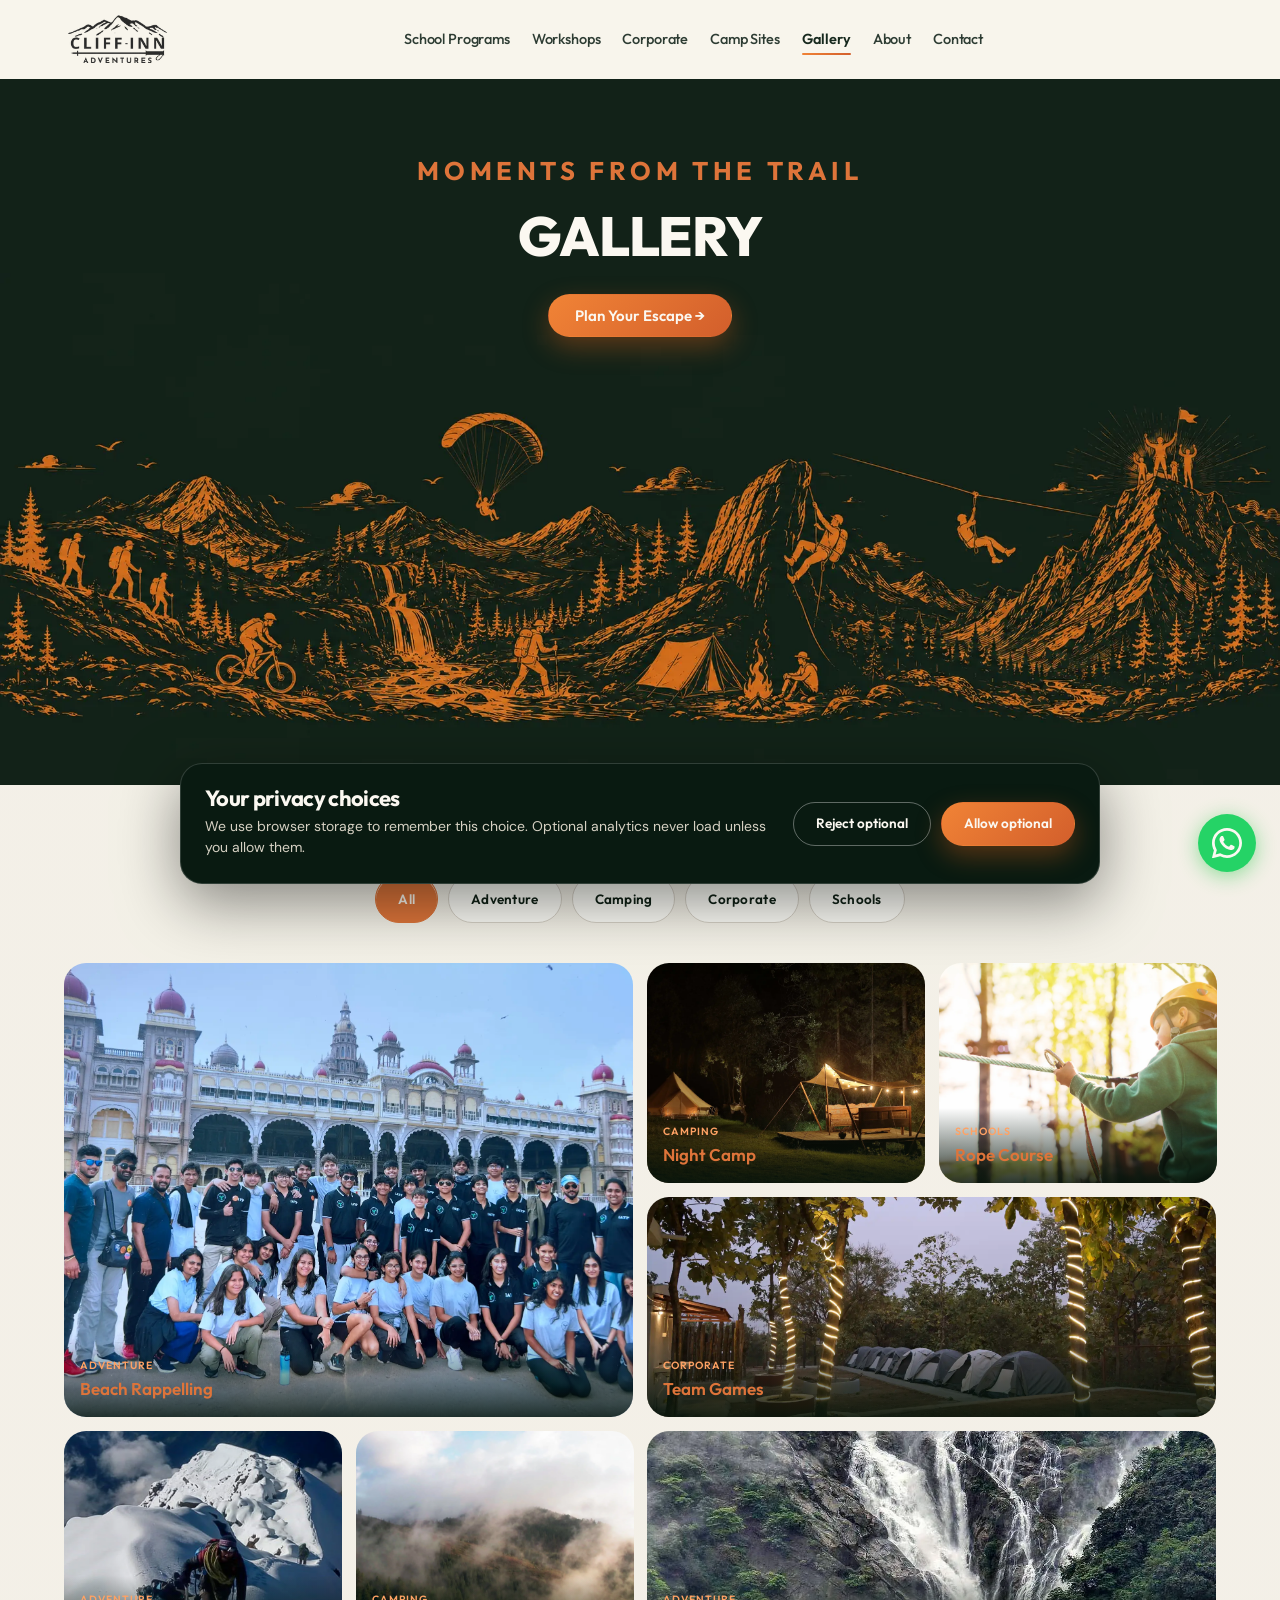
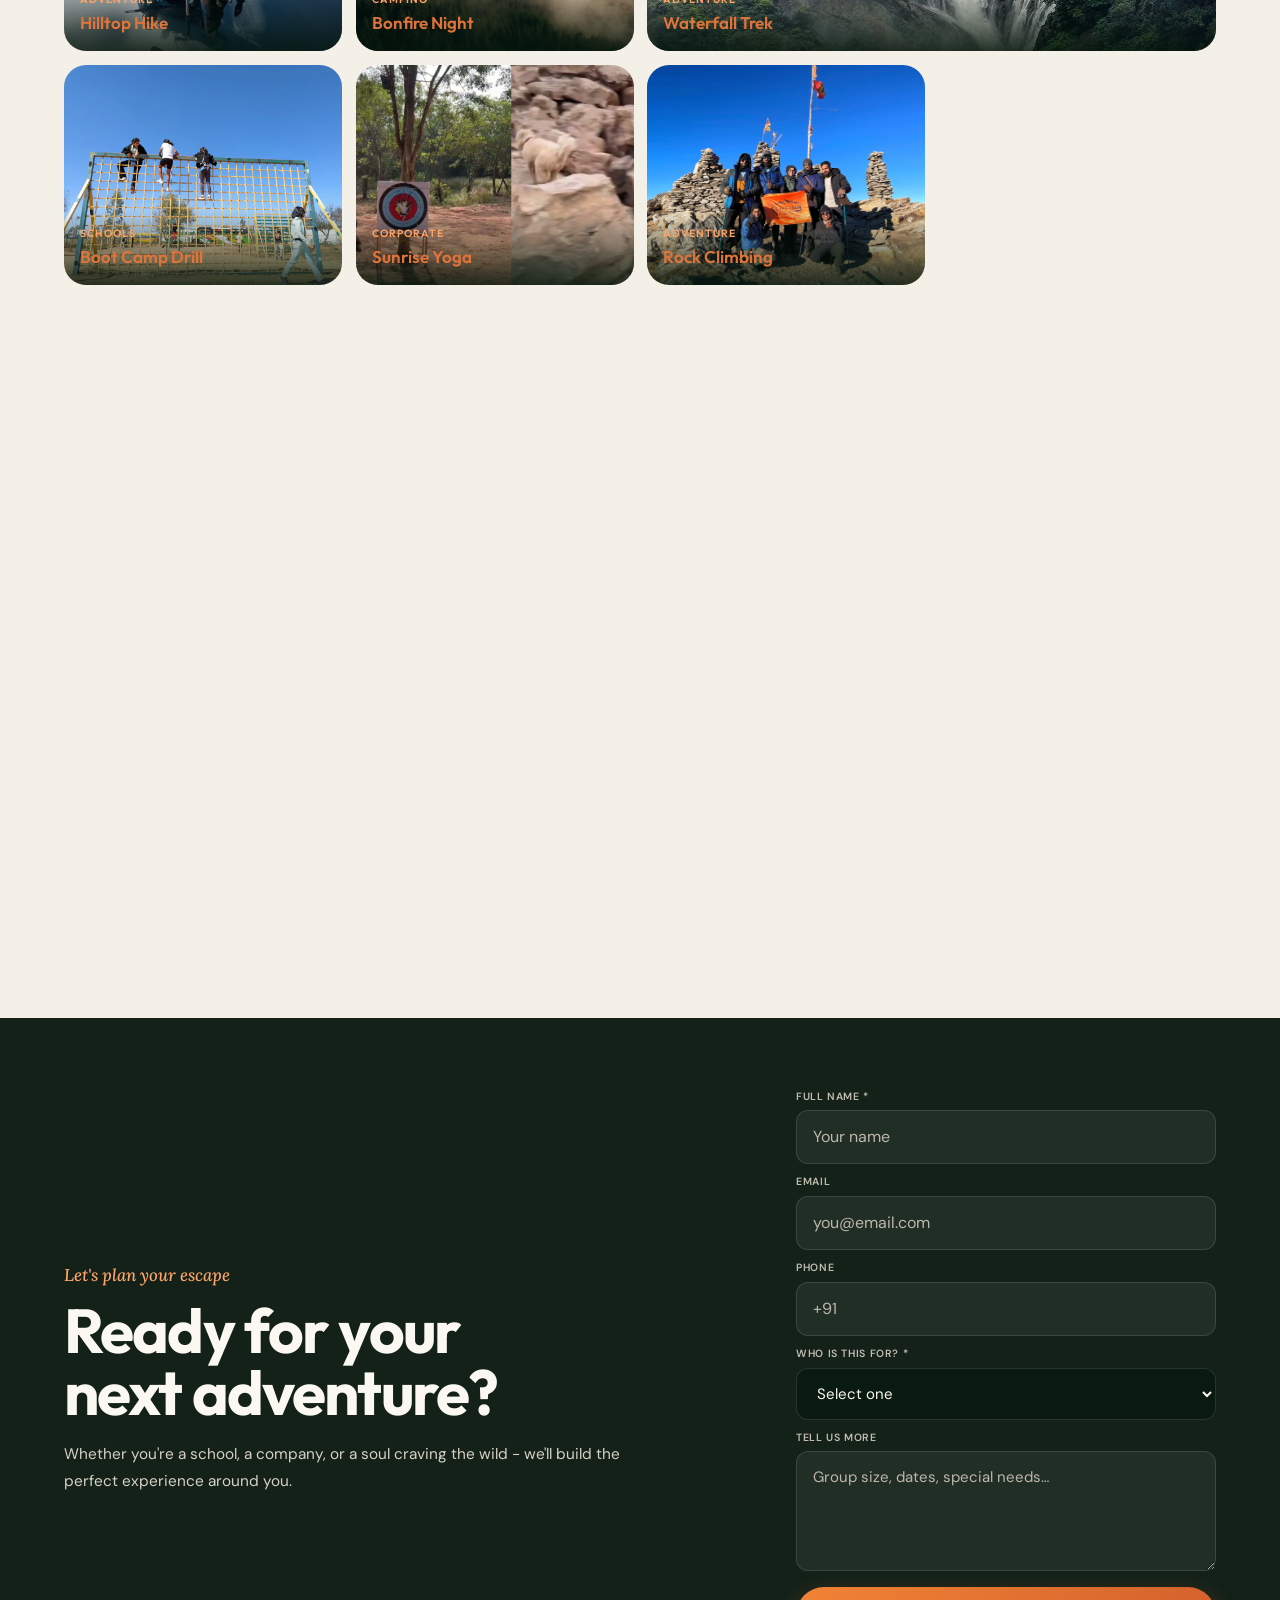
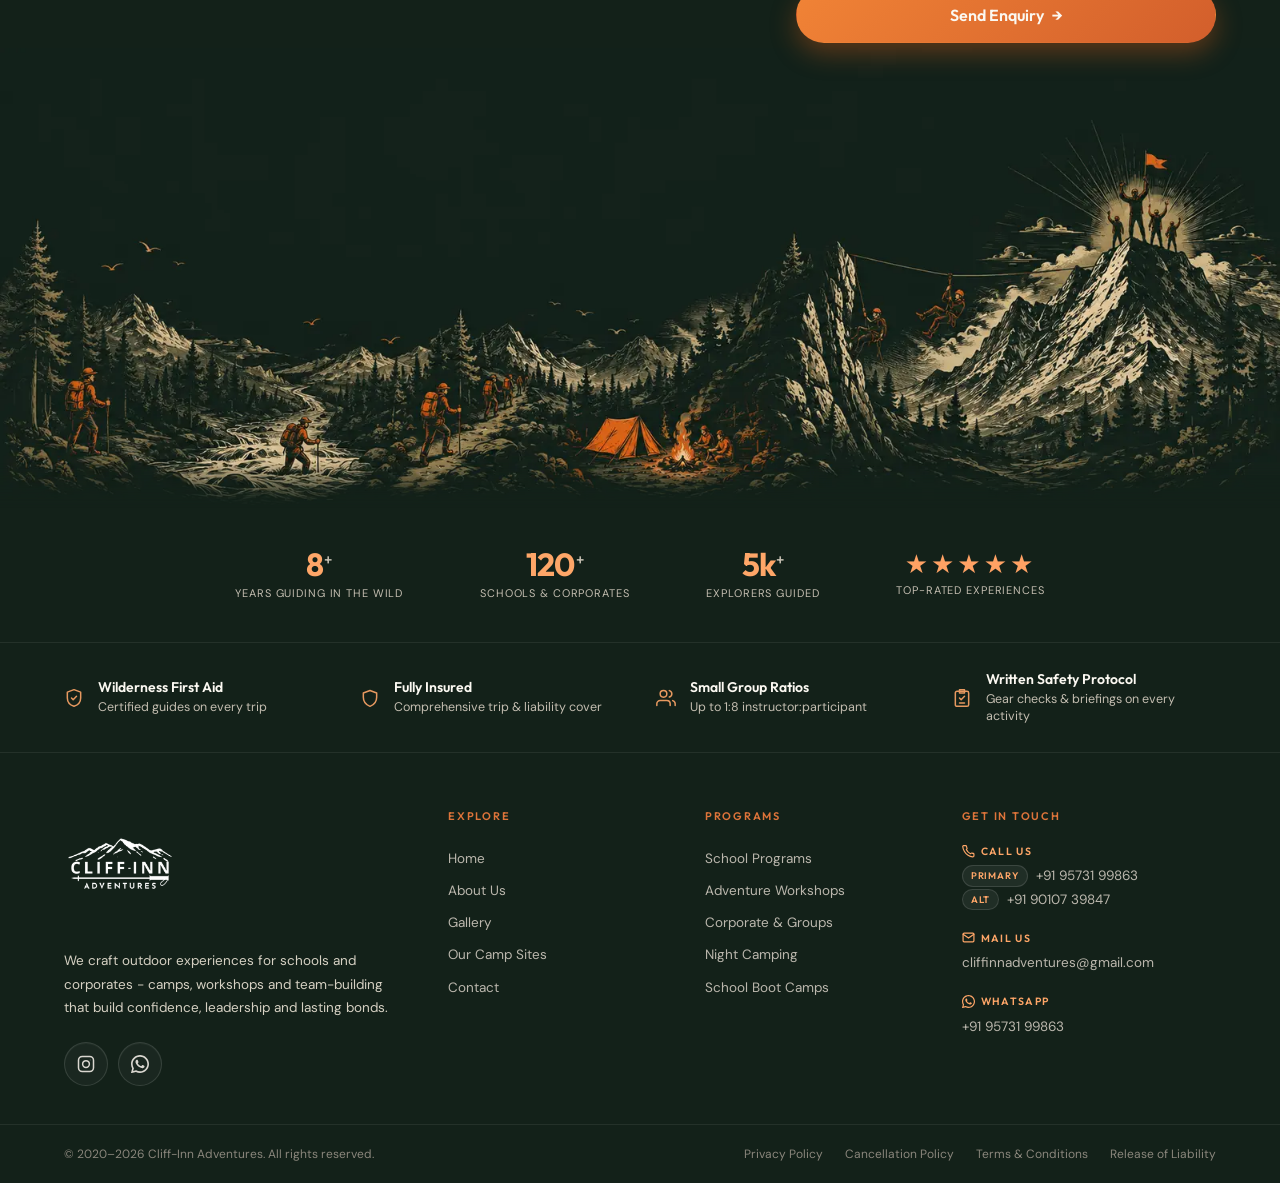
<file: gallery.html>
<!DOCTYPE html>
<html lang="en">
<head>
<meta charset="utf-8">
<meta name="viewport" content="width=device-width, initial-scale=1">
<meta name="theme-color" content="#0f2a1f">
<title>Gallery - Cliff-Inn Adventures</title>
<meta name="description" content="Moments from the trail - adventure, camping, corporate and school program photos and films from Cliff-Inn Adventures.">
<link rel="canonical" href="https://www.cliffinnadventures.com/gallery.html">
<meta property="og:type" content="website">
<meta property="og:title" content="Gallery - Cliff-Inn Adventures">
<meta property="og:description" content="Moments from the trail. Films from the field.">
<meta property="og:url" content="https://www.cliffinnadventures.com/gallery.html">
<meta property="og:image" content="https://www.cliffinnadventures.com/assets/og/og-gallery.webp">
<meta name="twitter:card" content="summary_large_image">
<link rel="icon" href="assets/favicons/favicon.svg" type="image/svg+xml">
<link rel="manifest" href="site.webmanifest">
<link rel="preconnect" href="https://fonts.googleapis.com">
<link rel="preconnect" href="https://fonts.gstatic.com" crossorigin>
<link href="https://fonts.googleapis.com/css2?family=Outfit:wght@400;500;600;700&family=DM+Sans:wght@400;500;600;700&family=Lora:ital,wght@1,400;1,500&display=swap" rel="stylesheet">
<link rel="stylesheet" href="css/main.css">
<script type="module" src="js/main.js"></script>
</head>
<body>

<!-- BEGIN partials/nav.html -->
<a class="skip-link" href="#main">Skip to content</a>
<header class="header" id="site-header" data-menu-open="false" data-scrolled="false">
  <div class="header__inner">
    <a class="brand" href="index.html" aria-label="Cliff-Inn Adventures - Home" data-key="home">
      <img class="brand__logo" src="assets/Logo/c-a-black-260.webp" srcset="assets/Logo/c-a-black-180.webp 180w, assets/Logo/c-a-black-260.webp 260w, assets/Logo/c-a-black-360.webp 360w" sizes="107px" alt="Cliff-Inn Adventures" width="107" height="107" decoding="async">
    </a>

    <nav class="nav" id="primary-nav" aria-label="Primary">
      <a class="nav__link" href="school-programs.html" data-key="school">School Programs</a>
      <a class="nav__link" href="adventure-workshops.html" data-key="workshops">Workshops</a>
      <a class="nav__link" href="corporate-packages.html" data-key="corporate">Corporate</a>
      <a class="nav__link" href="camp-sites.html" data-key="camps">Camp Sites</a>
      <a class="nav__link" href="gallery.html" data-key="gallery">Gallery</a>
      <a class="nav__link" href="about.html" data-key="about">About</a>
      <a class="nav__link" href="contact.html" data-key="contact">Contact</a>
    </nav>

    <div class="header__actions">
      <button
        class="burger"
        type="button"
        aria-label="Toggle menu"
        aria-controls="mobile-nav"
        aria-expanded="false"
        data-nav-toggle
      >
        <span></span><span></span><span></span>
      </button>
    </div>
  </div>
</header>

<!-- Mobile drawer - sibling of <header> (not descendant) so that .header can
     safely use `contain: paint layout` for scroll performance. Paint/layout
     containment establishes a new containing block for fixed descendants,
     which would collapse this full-viewport drawer to the header's rect if
     it were nested inside. Open state is signalled via body[data-menu-open]. -->
<div class="header__mobile" id="mobile-nav" role="region" aria-label="Mobile menu">
  <nav class="header__mobile-nav">
    <a href="index.html" data-key="home">Home</a>
    <a href="school-programs.html" data-key="school">School Programs</a>
    <a href="adventure-workshops.html" data-key="workshops">Adventure Workshops</a>
    <a href="corporate-packages.html" data-key="corporate">Corporate &amp; Groups</a>
    <a href="camp-sites.html" data-key="camps">Camp Sites</a>
    <a href="gallery.html" data-key="gallery">Gallery</a>
    <a href="about.html" data-key="about">About</a>
    <a href="contact.html" data-key="contact">Contact</a>
  </nav>
  <div class="header__mobile-footer">
    <div class="header__mobile-contact">
      <a href="tel:+919573199863">+91 95731 99863</a>
      <a href="tel:+919010739847">+91 90107 39847</a>
      <a href="mailto:cliffinnadventures@gmail.com">cliffinnadventures@gmail.com</a>
    </div>
    <a class="header__mobile-cta" href="contact.html">
      Plan Your Escape
      <svg width="14" height="14" viewBox="0 0 14 14" fill="none" aria-hidden="true">
        <path d="M2.5 7h9M7 2.5l4.5 4.5L7 11.5" stroke="currentColor" stroke-width="1.5" stroke-linecap="round" stroke-linejoin="round"/>
      </svg>
    </a>
  </div>
</div>
<!-- END partials/nav.html -->

<main id="main" class="site">

  <section class="hero-banner hero-banner--workshops" data-hero aria-labelledby="hero-title">
    <div class="hero-banner__media" data-hero-media>
      <img src="assets/Background/adventure-workshops-hero-cliffin.webp" alt="Illustration of climbers, hikers, cyclists, campers, ziplining and paragliding across a mountain landscape" loading="eager" fetchpriority="high" width="1983" height="793">
    </div>
    <div class="hero-banner__inner">
      <span class="eyebrow" data-hero-eyebrow><span></span>Moments from the trail</span>
      <h1 class="hero-banner__title" id="hero-title" data-hero-title>Gallery</h1>
      <div class="hero-banner__actions" data-hero-actions>
        <a class="btn btn--primary btn--md" href="contact.html">Plan Your Escape →</a>
      </div>
    </div>
  </section>

  <section class="section section--large container" aria-label="Photo gallery">
    <div class="filter-row" data-gallery-filter role="group" aria-label="Filter photos">
      <button class="filter-btn" type="button" data-filter="all" aria-pressed="true">All</button>
      <button class="filter-btn" type="button" data-filter="Adventure" aria-pressed="false">Adventure</button>
      <button class="filter-btn" type="button" data-filter="Camping" aria-pressed="false">Camping</button>
      <button class="filter-btn" type="button" data-filter="Corporate" aria-pressed="false">Corporate</button>
      <button class="filter-btn" type="button" data-filter="Schools" aria-pressed="false">Schools</button>
    </div>
    <div class="gallery-grid" data-gallery-grid>

      <a class="gallery-item gallery-item--wide gallery-item--tall" href="#" data-cat="Adventure" data-animate>
        <img src="assets/images/cliffinnadventures/adventure-workshops/rappelling-cliff-face.webp" alt="Rappelling by the sea" loading="lazy" width="1920" height="1341">
        <div class="gallery-item__caption">
          <div class="gallery-item__cat">Adventure</div>
          <div class="gallery-item__title">Beach Rappelling</div>
        </div>
      </a>

      <a class="gallery-item" href="#" data-cat="Camping" data-animate>
        <img src="assets/images/cliffinnadventures/night-camping/glamorous-tent.webp" alt="Tents at night under stars" loading="lazy" width="1920" height="1280">
        <div class="gallery-item__caption">
          <div class="gallery-item__cat">Camping</div>
          <div class="gallery-item__title">Night Camp</div>
        </div>
      </a>

      <a class="gallery-item" href="#" data-cat="Schools" data-animate>
        <img src="assets/images/cliffinnadventures/about/child-on-zipline.webp" alt="Kids on a rope course" loading="lazy" width="1920" height="1279">
        <div class="gallery-item__caption">
          <div class="gallery-item__cat">Schools</div>
          <div class="gallery-item__title">Rope Course</div>
        </div>
      </a>

      <a class="gallery-item gallery-item--wide" href="#" data-cat="Corporate" data-animate>
        <img src="assets/images/cliffinnadventures/camp-sites/village-trials/village-trials-01.webp" alt="Corporate team on a task" loading="lazy" width="1920" height="1280">
        <div class="gallery-item__caption">
          <div class="gallery-item__cat">Corporate</div>
          <div class="gallery-item__title">Team Games</div>
        </div>
      </a>

      <a class="gallery-item" href="#" data-cat="Adventure" data-animate>
        <img src="assets/images/cliffinnadventures/expeditions/friendship-peak-himalaya.webp" alt="Hikers on a ridge" loading="lazy" width="1536" height="650">
        <div class="gallery-item__caption">
          <div class="gallery-item__cat">Adventure</div>
          <div class="gallery-item__title">Hilltop Hike</div>
        </div>
      </a>

      <a class="gallery-item" href="#" data-cat="Camping" data-animate>
        <img src="assets/images/cliffinnadventures/hero/campfire-group-wide.webp" alt="Bonfire circle" loading="lazy" width="1920" height="1080">
        <div class="gallery-item__caption">
          <div class="gallery-item__cat">Camping</div>
          <div class="gallery-item__title">Bonfire Night</div>
        </div>
      </a>

      <a class="gallery-item gallery-item--wide" href="#" data-cat="Adventure" data-animate>
        <img src="assets/images/cliffinnadventures/treks/dudhsagar-falls.webp" alt="Waterfall on a jungle trek" loading="lazy" width="1080" height="1080">
        <div class="gallery-item__caption">
          <div class="gallery-item__cat">Adventure</div>
          <div class="gallery-item__title">Waterfall Trek</div>
        </div>
      </a>

      <a class="gallery-item" href="#" data-cat="Schools" data-animate>
        <img src="assets/images/cliffinnadventures/school-programs/school-programs-11.webp" alt="Boot camp obstacle drill" loading="lazy" width="1920" height="1440">
        <div class="gallery-item__caption">
          <div class="gallery-item__cat">Schools</div>
          <div class="gallery-item__title">Boot Camp Drill</div>
        </div>
      </a>

      <a class="gallery-item" href="#" data-cat="Corporate" data-animate>
        <img src="assets/images/cliffinnadventures/hero/night-trail-crew.webp" alt="Group at sunrise" loading="lazy" width="1920" height="1080">
        <div class="gallery-item__caption">
          <div class="gallery-item__cat">Corporate</div>
          <div class="gallery-item__title">Sunrise Yoga</div>
        </div>
      </a>

      <a class="gallery-item" href="#" data-cat="Adventure" data-animate>
        <img src="assets/images/cliffinnadventures/adventure-workshops/rock-climbing-instruction.webp" alt="Climber on a rock face" loading="lazy" width="1344" height="1007">
        <div class="gallery-item__caption">
          <div class="gallery-item__cat">Adventure</div>
          <div class="gallery-item__title">Rock Climbing</div>
        </div>
      </a>

    </div>
  </section>

  <section class="section container section--last" aria-labelledby="films-title">
    <div class="dark-panel" data-animate>
      <div style="text-align:center;">
        <span class="eyebrow eyebrow--center eyebrow--on-dark"><span></span>Watch us in action</span>
        <h2 id="films-title" class="dark-panel__title">Films from the field</h2>
      </div>
      <div class="video-grid">
        <a class="video-tile" href="#" aria-label="Play 'Who Are We?' film">
          <img src="assets/images/cliffinnadventures/hero/school-programs-poster.webp" alt="Team introduction still" loading="lazy" width="1920" height="1440">
          <div class="video-tile__scrim"></div>
          <span class="play-btn play-btn--sm" aria-hidden="true"></span>
          <div class="video-tile__caption">
            <div class="gallery-item__cat">03:15 • Story</div>
            <div style="font-family: var(--font-display); font-weight:700; font-size:19px;">Who Are We?</div>
          </div>
        </a>
        <a class="video-tile" href="#" aria-label="Play 'Beach Rappelling' film">
          <img src="assets/images/cliffinnadventures/treks/harihar-fort-wide.webp" alt="Beach rappelling film still" loading="lazy" width="1400" height="600">
          <div class="video-tile__scrim"></div>
          <span class="play-btn play-btn--sm" aria-hidden="true"></span>
          <div class="video-tile__caption">
            <div class="gallery-item__cat">10:26 • Adventure</div>
            <div style="font-family: var(--font-display); font-weight:700; font-size:19px;">Beach Rappelling</div>
          </div>
        </a>
        <a class="video-tile" href="#" aria-label="Play 'Skill Learning Programs' film">
          <img src="assets/images/cliffinnadventures/adventure-workshops/workshop-action-1.webp" alt="Workshop film still" loading="lazy" width="1920" height="1440">
          <div class="video-tile__scrim"></div>
          <span class="play-btn play-btn--sm" aria-hidden="true"></span>
          <div class="video-tile__caption">
            <div class="gallery-item__cat">02:10 • Schools</div>
            <div style="font-family: var(--font-display); font-weight:700; font-size:19px;">Skill Learning Programs</div>
          </div>
        </a>
      </div>
    </div>
  </section>

</main>

<!-- ============================================================
     SECTION: FOOTER SCENE  (CTA band + terrain illustration + footer)
     Source of truth: partials/footer.html
     ============================================================ -->
<!-- BEGIN partials/footer.html -->
<div class="closing-scene" data-section="footer-scene">

<!-- 1) Pre-footer CTA Band -->
<div class="footer__cta-band on-dark" data-nav-invert>
  <div class="footer__cta-band-inner container--wide">
    <div class="footer__cta-copy">
      <span class="footer__cta-eyebrow serif">Let's plan your escape</span>
      <h2 class="footer__cta-title">Ready for your<br>next adventure?</h2>
      <p class="footer__cta-sub">Whether you're a school, a company, or a soul craving the wild - we'll build the perfect experience around you.</p>
    </div>
    <div class="footer__cta-actions">
      <form class="footer__cta-form form--on-dark" data-form="cta-quick" novalidate>
        <input type="hidden" name="website" value="" tabindex="-1" autocomplete="off" class="u-visually-hidden" aria-hidden="true">
        <div class="field">
          <label class="field__label" for="f-fullName">Full name *</label>
          <input class="input" id="f-fullName" name="fullName" type="text" placeholder="Your name" required autocomplete="name">
          <p class="field__error" role="alert">Please enter your name.</p>
        </div>
        <div class="field">
          <label class="field__label" for="f-email">Email *</label>
          <input class="input" id="f-email" name="email" type="email" placeholder="you@email.com" required autocomplete="email">
          <p class="field__error" role="alert">Please enter a valid email.</p>
        </div>
        <div class="field">
          <label class="field__label" for="f-phone">Phone *</label>
          <input class="input" id="f-phone" name="phone" type="tel" placeholder="+91" required autocomplete="tel" inputmode="tel">
          <p class="field__error" role="alert">Please enter your phone number.</p>
        </div>
        <div class="field">
          <label class="field__label" for="f-audience">Who is this for? *</label>
          <select class="select" id="f-audience" name="audience" required>
            <option value="">Select one</option>
            <option value="School group">School group</option>
            <option value="Corporate / Group">Corporate / Group</option>
            <option value="Independent / Family">Independent / Family</option>
          </select>
          <p class="field__error" role="alert">Please select an audience.</p>
        </div>
        <div class="field" data-required-group>
          <span class="field__label" id="f-experiences-label">What are you interested in? *</span>
          <div class="checkbox-group" role="group" aria-labelledby="f-experiences-label">
            <div class="checkbox-group__category">
              <span class="checkbox-group__title">School Programs</span>
              <div class="checkbox-group__options">
                <label class="checkbox-chip"><input type="checkbox" name="experiences" value="In-School Adventure Camp"><span>In-School Adventure Camp</span></label>
                <label class="checkbox-chip"><input type="checkbox" name="experiences" value="Outdoor School Bootcamp"><span>Outdoor School Bootcamp</span></label>
                <label class="checkbox-chip"><input type="checkbox" name="experiences" value="Adventure Skill Learning"><span>Adventure Skill Learning</span></label>
                <label class="checkbox-chip"><input type="checkbox" name="experiences" value="School Trip"><span>School Trip</span></label>
                <label class="checkbox-chip"><input type="checkbox" name="experiences" value="Alpha 360° Day Out"><span>Alpha 360&deg; Day Out</span></label>
                <label class="checkbox-chip"><input type="checkbox" name="experiences" value="Night Camp"><span>Night Camp</span></label>
              </div>
            </div>
            <div class="checkbox-group__category">
              <span class="checkbox-group__title">Corporate Packages</span>
              <div class="checkbox-group__options">
                <label class="checkbox-chip"><input type="checkbox" name="experiences" value="Corporate Day Outing"><span>Corporate Day Outing</span></label>
                <label class="checkbox-chip"><input type="checkbox" name="experiences" value="Group Night Camping"><span>Group Night Camping</span></label>
                <label class="checkbox-chip"><input type="checkbox" name="experiences" value="Team-Building Workshop"><span>Team-Building Workshop</span></label>
                <label class="checkbox-chip"><input type="checkbox" name="experiences" value="Executive Offsite"><span>Executive Offsite</span></label>
              </div>
            </div>
            <div class="checkbox-group__category">
              <span class="checkbox-group__title">Camp Sites</span>
              <div class="checkbox-group__options">
                <label class="checkbox-chip"><input type="checkbox" name="experiences" value="Village Trails"><span>Village Trails</span></label>
                <label class="checkbox-chip"><input type="checkbox" name="experiences" value="Keesara Hills"><span>Keesara Hills</span></label>
                <label class="checkbox-chip"><input type="checkbox" name="experiences" value="Ananthagiri Hills"><span>Ananthagiri Hills</span></label>
                <label class="checkbox-chip"><input type="checkbox" name="experiences" value="Mayuri Forest"><span>Mayuri Forest</span></label>
                <label class="checkbox-chip"><input type="checkbox" name="experiences" value="Pandavulla Gutta"><span>Pandavulla Gutta</span></label>
                <label class="checkbox-chip"><input type="checkbox" name="experiences" value="Tipeswar"><span>Tipeswar</span></label>
              </div>
            </div>
            <div class="checkbox-group__category">
              <span class="checkbox-group__title">Adventure Workshops</span>
              <div class="checkbox-group__options">
                <label class="checkbox-chip"><input type="checkbox" name="experiences" value="Rock Climbing & Rappelling Workshop"><span>Rock Climbing & Rappelling Workshop</span></label>
                <label class="checkbox-chip"><input type="checkbox" name="experiences" value="Survival Skills Workshop"><span>Survival Skills Workshop</span></label>
                <label class="checkbox-chip"><input type="checkbox" name="experiences" value="Hiking Workshop"><span>Hiking Workshop</span></label>
                <label class="checkbox-chip"><input type="checkbox" name="experiences" value="Zipline & Rope Course Workshop"><span>Zipline & Rope Course Workshop</span></label>
                <label class="checkbox-chip"><input type="checkbox" name="experiences" value="Adventure Gear Discovery Workshop"><span>Adventure Gear Discovery Workshop</span></label>
                <label class="checkbox-chip"><input type="checkbox" name="experiences" value="Star Gazing Workshop"><span>Star Gazing Workshop</span></label>
              </div>
            </div>
          </div>
          <p class="field__error" role="alert">Please select at least one experience.</p>
        </div>
        <div class="field">
          <label class="field__label" for="f-message">Tell us more</label>
          <textarea class="textarea" id="f-message" name="message" rows="4" placeholder="Group size, dates, special needs…"></textarea>
        </div>
        <button class="btn btn--primary footer__cta-submit" type="submit">Send Enquiry <span aria-hidden="true">→</span></button>
        <p class="form-status" data-form-status aria-live="polite"></p>
      </form>
      <div class="footer__cta-success success-panel" data-form-success hidden role="status">
        <div class="success-panel__title">You're on the list</div>
        <p class="success-panel__body">We'll reach out within 24 hours with dates and the full plan.</p>
      </div>
    </div>
  </div>
</div>

<!-- 2) Mountain terrain transition - bridges CTA to footer -->
<div class="footer-terrain" aria-hidden="true" data-nav-invert>
  <img src="assets/Background/bg-image-cliffin-1600.webp" srcset="assets/Background/bg-image-cliffin-1200.webp 1200w, assets/Background/bg-image-cliffin-1600.webp 1600w" sizes="100vw" alt="" loading="lazy" decoding="async" width="1600" height="640">
</div>

<!-- 3) Footer -->
<footer class="footer on-dark" role="contentinfo" data-nav-invert>

  <!-- Trust Strip -->
  <div class="footer__trust">
    <div class="footer__trust-inner container--wide">
      <div class="footer__trust-item">
        <span class="footer__trust-num">8<span class="footer__trust-sup">+</span></span>
        <span class="footer__trust-label">Years guiding in the wild</span>
      </div>
      <div class="footer__trust-divider" aria-hidden="true"></div>
      <div class="footer__trust-item">
        <span class="footer__trust-num">120<span class="footer__trust-sup">+</span></span>
        <span class="footer__trust-label">Schools &amp; corporates</span>
      </div>
      <div class="footer__trust-divider" aria-hidden="true"></div>
      <div class="footer__trust-item">
        <span class="footer__trust-num">5k<span class="footer__trust-sup">+</span></span>
        <span class="footer__trust-label">Explorers guided</span>
      </div>
      <div class="footer__trust-divider" aria-hidden="true"></div>
      <div class="footer__trust-item">
        <span class="footer__trust-num footer__trust-num--stars" aria-label="5 out of 5 stars">★★★★★</span>
        <span class="footer__trust-label">Top-rated experiences</span>
      </div>
    </div>
  </div>

  <!-- Safety Credentials -->
  <div class="footer__safety" aria-label="Safety credentials">
    <div class="footer__safety-inner container--wide">
      <div class="footer__safety-item">
        <svg width="20" height="20" viewBox="0 0 24 24" fill="none" stroke="currentColor" stroke-width="1.8" stroke-linecap="round" stroke-linejoin="round" aria-hidden="true"><path d="M12 2 4 5v7c0 4.5 3.5 8.5 8 10 4.5-1.5 8-5.5 8-10V5l-8-3Z"/><path d="M9 12l2 2 4-4"/></svg>
        <div>
          <div class="footer__safety-title">Wilderness First Aid</div>
          <div class="footer__safety-sub">Certified guides on every trip</div>
        </div>
      </div>
      <div class="footer__safety-item">
        <svg width="20" height="20" viewBox="0 0 24 24" fill="none" stroke="currentColor" stroke-width="1.8" stroke-linecap="round" stroke-linejoin="round" aria-hidden="true"><path d="M12 22c5-2 8-6 8-11V6l-8-3-8 3v5c0 5 3 9 8 11Z"/></svg>
        <div>
          <div class="footer__safety-title">Fully Insured</div>
          <div class="footer__safety-sub">Comprehensive trip &amp; liability cover</div>
        </div>
      </div>
      <div class="footer__safety-item">
        <svg width="20" height="20" viewBox="0 0 24 24" fill="none" stroke="currentColor" stroke-width="1.8" stroke-linecap="round" stroke-linejoin="round" aria-hidden="true"><path d="M17 21v-2a4 4 0 0 0-4-4H5a4 4 0 0 0-4 4v2"/><circle cx="9" cy="7" r="4"/><path d="M23 21v-2a4 4 0 0 0-3-3.87M16 3.13a4 4 0 0 1 0 7.75"/></svg>
        <div>
          <div class="footer__safety-title">Small Group Ratios</div>
          <div class="footer__safety-sub">Up to 1:8 instructor:participant</div>
        </div>
      </div>
      <div class="footer__safety-item">
        <svg width="20" height="20" viewBox="0 0 24 24" fill="none" stroke="currentColor" stroke-width="1.8" stroke-linecap="round" stroke-linejoin="round" aria-hidden="true"><rect x="4" y="4" width="16" height="18" rx="2"/><path d="M9 2h6v4H9z"/><path d="M9 12l2 2 4-4"/><path d="M9 18h6"/></svg>
        <div>
          <div class="footer__safety-title">Written Safety Protocol</div>
          <div class="footer__safety-sub">Gear checks &amp; briefings on every activity</div>
        </div>
      </div>
    </div>
  </div>

  <!-- Main Footer Grid -->
  <div class="footer__grid container--wide">

    <div class="footer__brand">
      <img class="footer__brand-logo" src="assets/Logo/c-a-white-260.webp" srcset="assets/Logo/c-a-white-180.webp 180w, assets/Logo/c-a-white-260.webp 260w, assets/Logo/c-a-white-360.webp 360w" sizes="112px" alt="Cliff-Inn Adventures" width="112" height="112" decoding="async">
      <p class="footer__brand-desc">We craft outdoor experiences for schools and corporates - camps, workshops and team-building that build confidence, leadership and lasting bonds.</p>
      <div class="footer__socials" aria-label="Follow us on social media">
        <a class="footer__social" href="https://instagram.com/cliffinnadventures" aria-label="Instagram" rel="noopener noreferrer" target="_blank">
          <svg width="18" height="18" viewBox="0 0 24 24" fill="none" stroke="currentColor" stroke-width="2" stroke-linecap="round" stroke-linejoin="round" aria-hidden="true"><rect x="2" y="2" width="20" height="20" rx="5"/><circle cx="12" cy="12" r="4.5"/><circle cx="17.5" cy="6.5" r="0.5" fill="currentColor" stroke="none"/></svg>
        </a>
        <a class="footer__social" href="https://wa.me/919573199863" aria-label="WhatsApp" rel="noopener noreferrer" target="_blank">
          <svg width="18" height="18" viewBox="0 0 24 24" fill="currentColor" aria-hidden="true"><path d="M17.472 14.382c-.297-.149-1.758-.867-2.03-.967-.273-.099-.471-.148-.67.15-.197.297-.767.966-.94 1.164-.173.199-.347.223-.644.075-.297-.15-1.255-.463-2.39-1.475-.883-.788-1.48-1.761-1.653-2.059-.173-.297-.018-.458.13-.606.134-.133.298-.347.446-.52.149-.174.198-.298.298-.497.099-.198.05-.371-.025-.52-.075-.149-.669-1.612-.916-2.207-.242-.579-.487-.5-.669-.51-.173-.008-.371-.01-.57-.01-.198 0-.52.074-.792.372-.272.297-1.04 1.016-1.04 2.479 0 1.462 1.065 2.875 1.213 3.074.149.198 2.096 3.2 5.077 4.487.709.306 1.262.489 1.694.625.712.227 1.36.195 1.871.118.571-.085 1.758-.719 2.006-1.413.248-.694.248-1.289.173-1.413-.074-.124-.272-.198-.57-.347z"/><path d="M12 0C5.373 0 0 5.373 0 12c0 2.127.558 4.122 1.533 5.85L.057 23.527a.5.5 0 0 0 .615.606l5.88-1.543A11.942 11.942 0 0 0 12 24c6.627 0 12-5.373 12-12S18.627 0 12 0zm0 21.818a9.818 9.818 0 0 1-5.021-1.378l-.36-.214-3.733.979.998-3.648-.235-.374A9.818 9.818 0 0 1 2.182 12C2.182 6.57 6.57 2.182 12 2.182S21.818 6.57 21.818 12 17.43 21.818 12 21.818z"/></svg>
        </a>
      </div>
    </div>

    <nav aria-label="Explore">
      <h3 class="footer__heading">Explore</h3>
      <ul class="footer__list" role="list">
        <li><a href="index.html">Home</a></li>
        <li><a href="about.html">About Us</a></li>
        <li><a href="gallery.html">Gallery</a></li>
        <li><a href="camp-sites.html">Our Camp Sites</a></li>
        <li><a href="contact.html">Contact</a></li>
      </ul>
    </nav>

    <nav aria-label="Programs">
      <h3 class="footer__heading">Programs</h3>
      <ul class="footer__list" role="list">
        <li><a href="school-programs.html">School Programs</a></li>
        <li><a href="adventure-workshops.html">Adventure Workshops</a></li>
        <li><a href="corporate-packages.html">Corporate &amp; Groups</a></li>
        <li><a href="corporate-packages.html">Night Camping</a></li>
        <li><a href="school-programs.html">School Boot Camps</a></li>
      </ul>
    </nav>

    <address class="footer__contact">
      <h3 class="footer__heading">Get In Touch</h3>
      <ul class="footer__list footer__list--contact" role="list">
        <li class="footer__contact-item">
          <span class="footer__contact-key">
            <svg width="13" height="13" viewBox="0 0 24 24" fill="none" stroke="currentColor" stroke-width="2.2" stroke-linecap="round" stroke-linejoin="round" aria-hidden="true"><path d="M22 16.92v3a2 2 0 0 1-2.18 2 19.79 19.79 0 0 1-8.63-3.07A19.5 19.5 0 0 1 4.49 12 19.79 19.79 0 0 1 1.42 3.18 2 2 0 0 1 3.42 1h3a2 2 0 0 1 2 1.72c.127.96.361 1.903.7 2.81a2 2 0 0 1-.45 2.11L7.91 8.4a16 16 0 0 0 7.74 7.74l.79-.79a2 2 0 0 1 2.11-.45c.907.339 1.85.573 2.81.7A2 2 0 0 1 22 16.92z"/></svg>
            Call us
          </span>
          <a href="tel:+919573199863"><span class="footer__contact-tag">Primary</span>+91 95731 99863</a>
          <a href="tel:+919010739847"><span class="footer__contact-tag">Alt</span>+91 90107 39847</a>
        </li>
        <li class="footer__contact-item">
          <span class="footer__contact-key">
            <svg width="13" height="13" viewBox="0 0 24 24" fill="none" stroke="currentColor" stroke-width="2.2" stroke-linecap="round" stroke-linejoin="round" aria-hidden="true"><path d="M4 4h16c1.1 0 2 .9 2 2v12c0 1.1-.9 2-2 2H4c-1.1 0-2-.9-2-2V6c0-1.1.9-2 2-2z"/><polyline points="22,6 12,13 2,6"/></svg>
            Mail us
          </span>
          <a href="mailto:cliffinnadventures@gmail.com">cliffinnadventures@gmail.com</a>
        </li>
        <li class="footer__contact-item">
          <span class="footer__contact-key">
            <svg width="13" height="13" viewBox="0 0 24 24" fill="currentColor" aria-hidden="true"><path d="M17.472 14.382c-.297-.149-1.758-.867-2.03-.967-.273-.099-.471-.148-.67.15-.197.297-.767.966-.94 1.164-.173.199-.347.223-.644.075-.297-.15-1.255-.463-2.39-1.475-.883-.788-1.48-1.761-1.653-2.059-.173-.297-.018-.458.13-.606.134-.133.298-.347.446-.52.149-.174.198-.298.298-.497.099-.198.05-.371-.025-.52-.075-.149-.669-1.612-.916-2.207-.242-.579-.487-.5-.669-.51-.173-.008-.371-.01-.57-.01-.198 0-.52.074-.792.372-.272.297-1.04 1.016-1.04 2.479 0 1.462 1.065 2.875 1.213 3.074.149.198 2.096 3.2 5.077 4.487.709.306 1.262.489 1.694.625.712.227 1.36.195 1.871.118.571-.085 1.758-.719 2.006-1.413.248-.694.248-1.289.173-1.413-.074-.124-.272-.198-.57-.347z"/><path d="M12 0C5.373 0 0 5.373 0 12c0 2.127.558 4.122 1.533 5.85L.057 23.527a.5.5 0 0 0 .615.606l5.88-1.543A11.942 11.942 0 0 0 12 24c6.627 0 12-5.373 12-12S18.627 0 12 0zm0 21.818a9.818 9.818 0 0 1-5.021-1.378l-.36-.214-3.733.979.998-3.648-.235-.374A9.818 9.818 0 0 1 2.182 12C2.182 6.57 6.57 2.182 12 2.182S21.818 6.57 21.818 12 17.43 21.818 12 21.818z"/></svg>
            WhatsApp
          </span>
          <a href="https://wa.me/919573199863" target="_blank" rel="noopener noreferrer">+91 95731 99863</a>
        </li>
      </ul>
    </address>

  </div>

  <!-- Bottom Bar -->
  <div class="footer__bar">
    <div class="footer__bar-inner container--wide">
      <span>© 2020–2026 Cliff-Inn Adventures. All rights reserved.</span>
      <div class="footer__legal">
        <a href="#">Privacy Policy</a>
        <a href="#">Cancellation Policy</a>
        <a href="#">Terms &amp; Conditions</a>
        <a href="waiver.html">Release of Liability</a>
      </div>
    </div>
  </div>

</footer>

</div>
<!-- END partials/footer.html -->


<!-- WHATSAPP FLOAT -->
<a class="wa-float" href="https://wa.me/919573199863" target="_blank" rel="noopener noreferrer" aria-label="Chat with us on WhatsApp">
  <span class="wa-float__label">Chat with us</span>
  <span class="wa-float__btn">
    <svg viewBox="0 0 24 24" fill="currentColor" aria-hidden="true"><path d="M17.472 14.382c-.297-.149-1.758-.867-2.03-.967-.273-.099-.471-.148-.67.15-.197.297-.767.966-.94 1.164-.173.199-.347.223-.644.075-.297-.15-1.255-.463-2.39-1.475-.883-.788-1.48-1.761-1.653-2.059-.173-.297-.018-.458.13-.606.134-.133.298-.347.446-.52.149-.174.198-.298.298-.497.099-.198.05-.371-.025-.52-.075-.149-.669-1.612-.916-2.207-.242-.579-.487-.5-.669-.51-.173-.008-.371-.01-.57-.01-.198 0-.52.074-.792.372-.272.297-1.04 1.016-1.04 2.479 0 1.462 1.065 2.875 1.213 3.074.149.198 2.096 3.2 5.077 4.487.709.306 1.262.489 1.694.625.712.227 1.36.195 1.871.118.571-.085 1.758-.719 2.006-1.413.248-.694.248-1.289.173-1.413-.074-.124-.272-.198-.57-.347z"/><path d="M12 0C5.373 0 0 5.373 0 12c0 2.127.558 4.122 1.533 5.85L.057 23.527a.5.5 0 0 0 .615.606l5.88-1.543A11.942 11.942 0 0 0 12 24c6.627 0 12-5.373 12-12S18.627 0 12 0zm0 21.818a9.818 9.818 0 0 1-5.021-1.378l-.36-.214-3.733.979.998-3.648-.235-.374A9.818 9.818 0 0 1 2.182 12C2.182 6.57 6.57 2.182 12 2.182S21.818 6.57 21.818 12 17.43 21.818 12 21.818z"/></svg>
  </span>
</a>

</body>
</html>
</file>
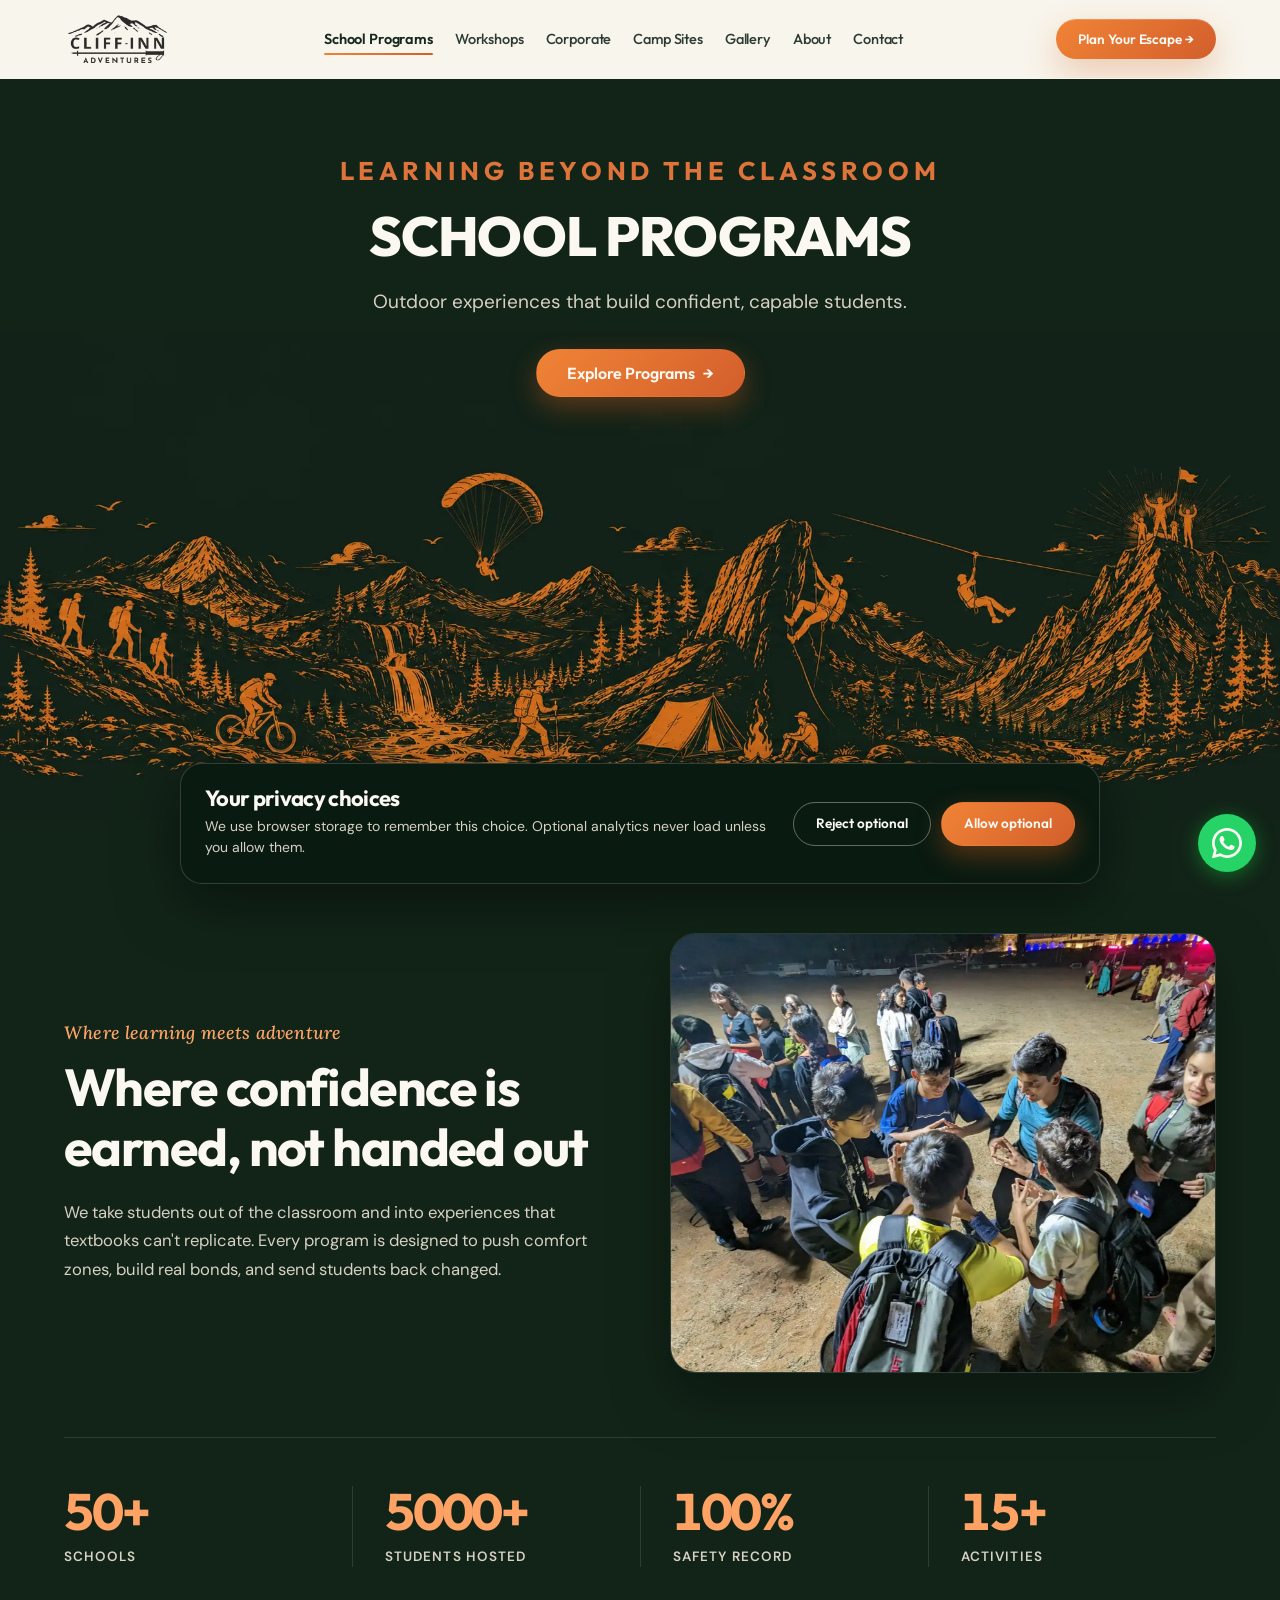
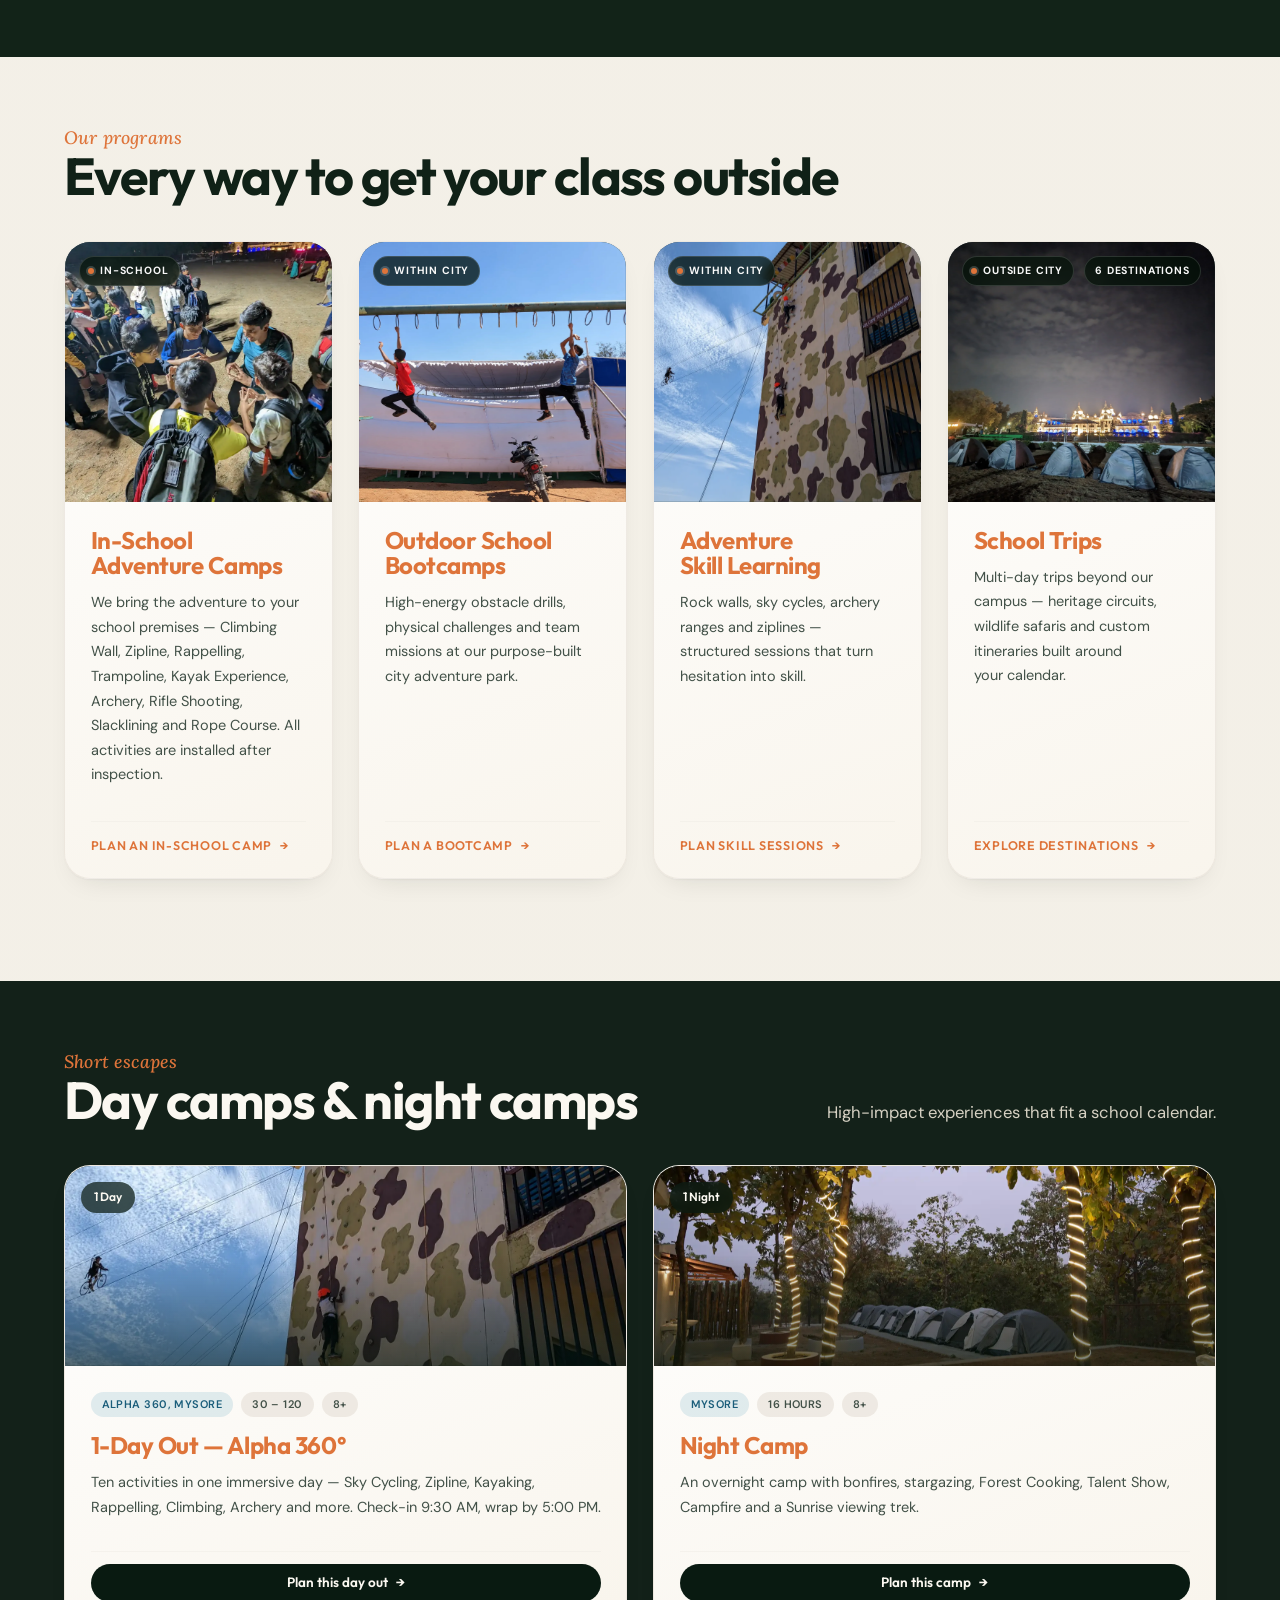
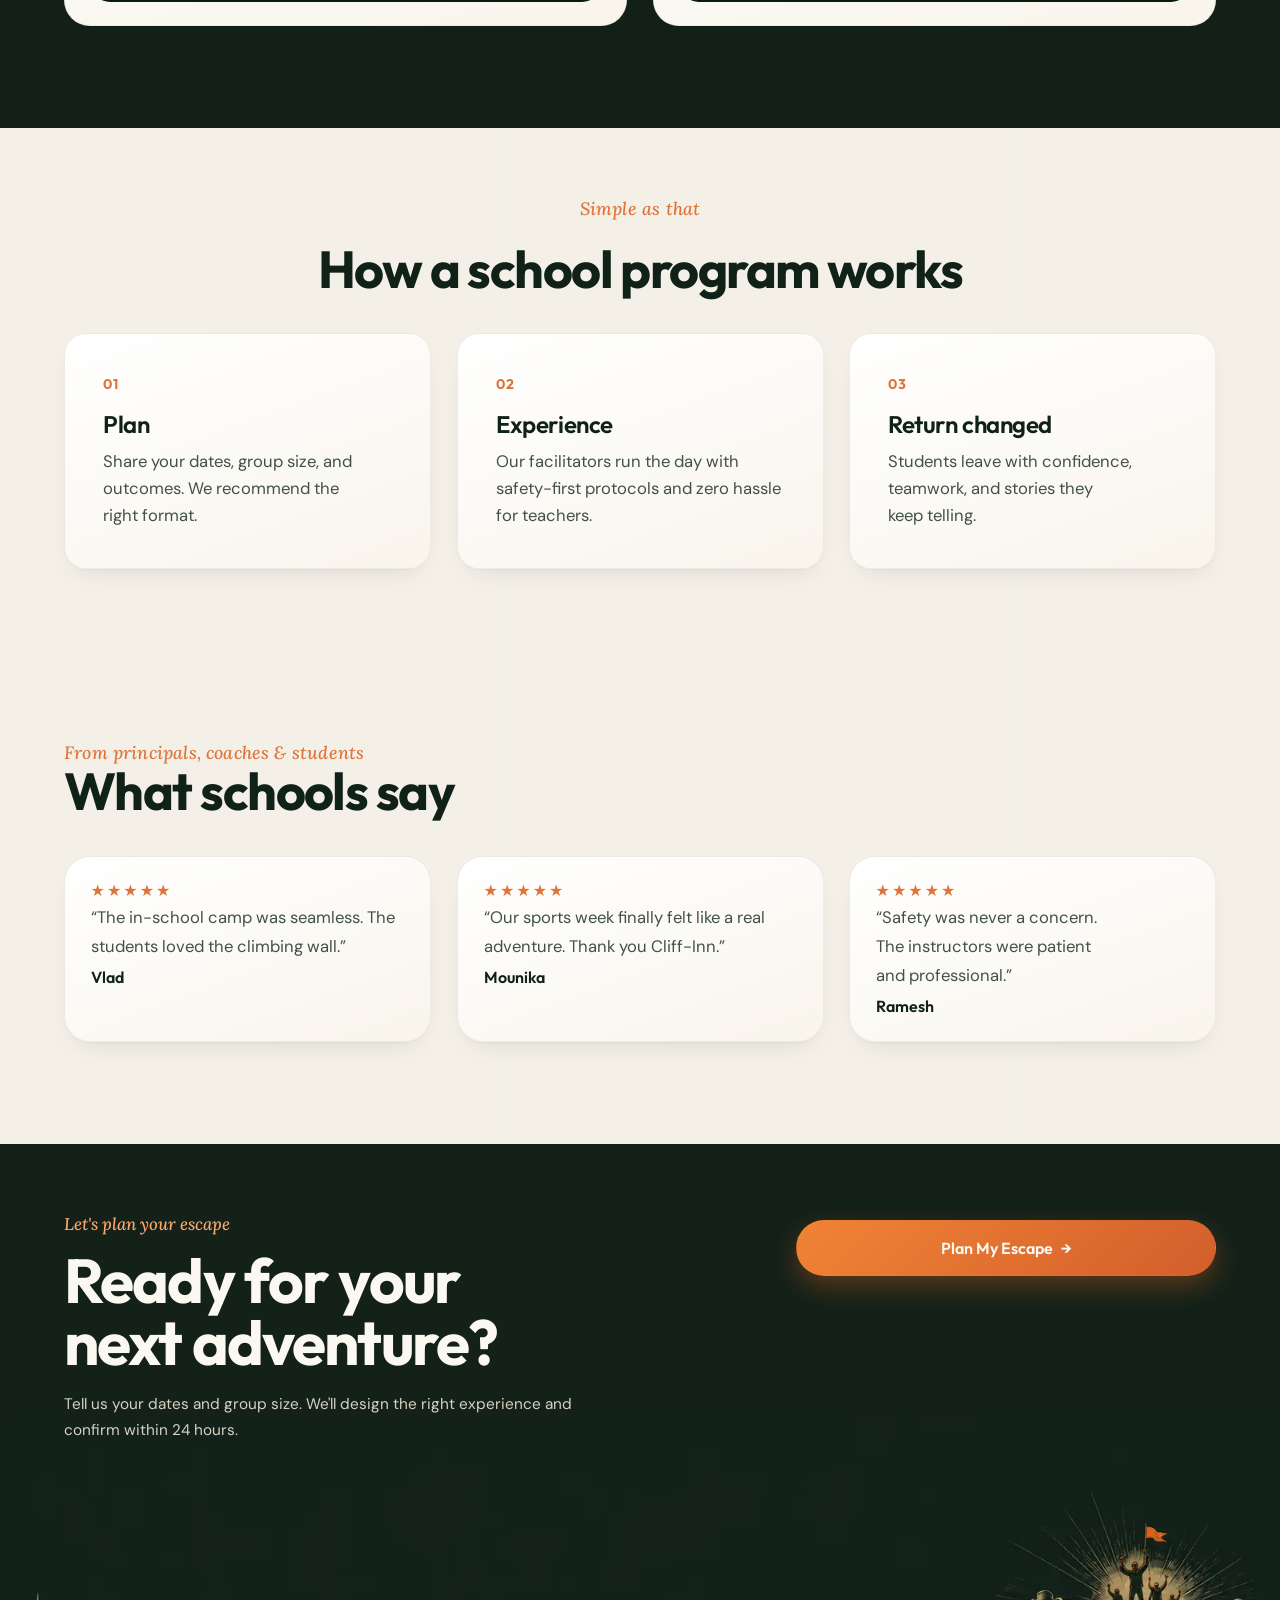
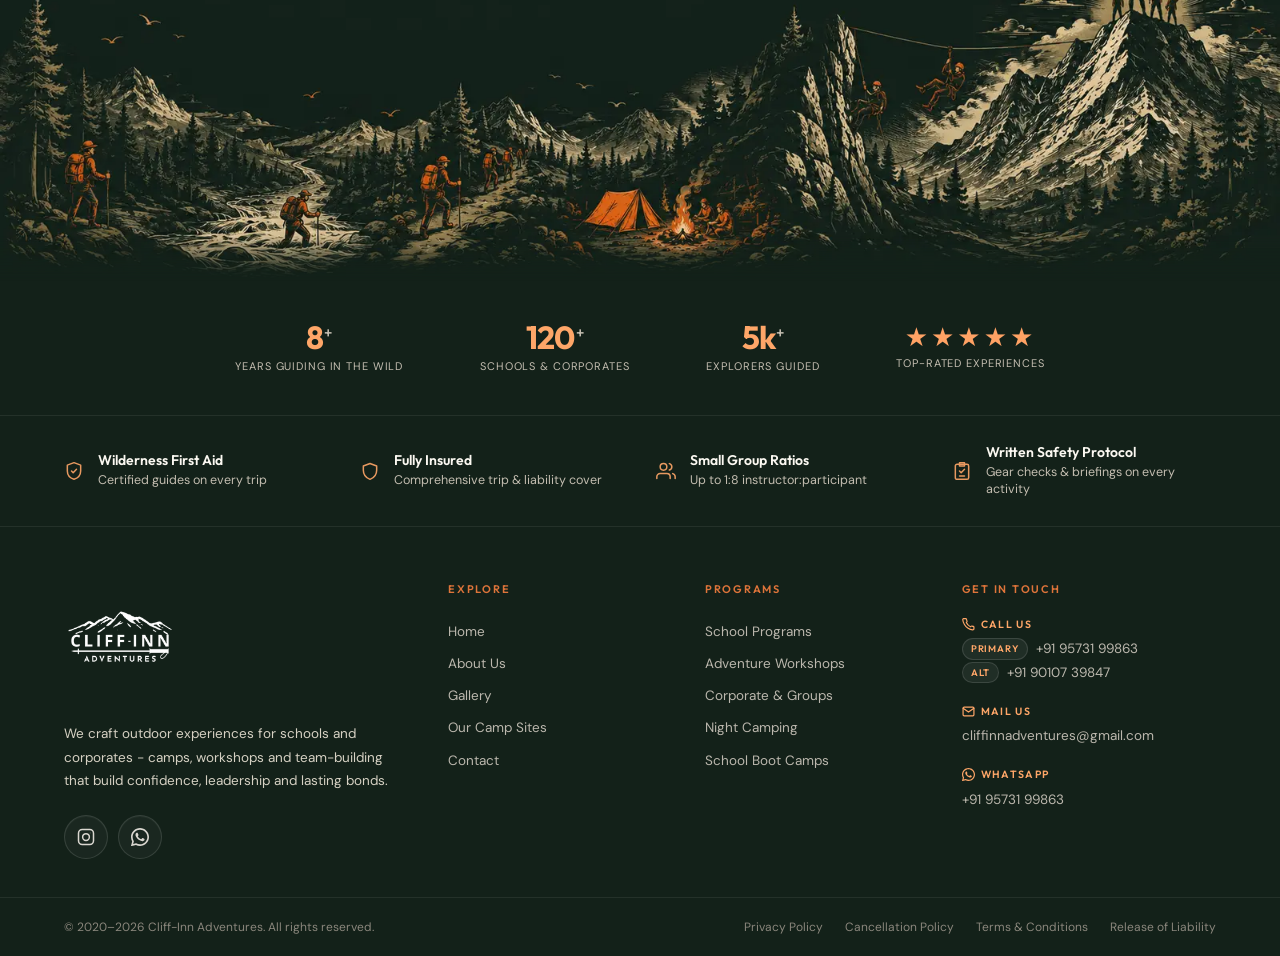
<file: school-programs.html>
<!DOCTYPE html>
<html lang="en">
<head>
<meta charset="utf-8">
<meta name="viewport" content="width=device-width, initial-scale=1">
<meta name="theme-color" content="#0f2a1f">
<title>School Programs - Cliff-Inn Adventures</title>
<meta name="description" content="Outdoor programs for schools and colleges - boot camps, camping and adventure-skill learning that build confidence and teamwork.">
<link rel="canonical" href="https://www.cliffinnadventures.com/school-programs.html">
<meta property="og:type" content="website">
<meta property="og:title" content="School Programs - Cliff-Inn Adventures">
<meta property="og:description" content="Outdoor programs that grow confident kids - safe, supervised and packed with discovery.">
<meta property="og:url" content="https://www.cliffinnadventures.com/school-programs.html">
<meta property="og:image" content="https://www.cliffinnadventures.com/assets/og/og-school-programs.webp">
<meta name="twitter:card" content="summary_large_image">
<link rel="icon" href="assets/favicons/favicon.svg" type="image/svg+xml">
<link rel="manifest" href="site.webmanifest">
<link rel="preconnect" href="https://fonts.googleapis.com">
<link rel="preconnect" href="https://fonts.gstatic.com" crossorigin>
<link href="https://fonts.googleapis.com/css2?family=Outfit:wght@400;500;600;700&family=DM+Sans:wght@400;500;600;700&family=Lora:ital,wght@1,400;1,500&display=swap" rel="stylesheet">
<link rel="stylesheet" href="css/main.css">
<link rel="stylesheet" href="css/school-animations.css">
<script type="module" src="js/main.js"></script>
</head>
<body>

<!-- BEGIN partials/nav.html -->
<a class="skip-link" href="#main">Skip to content</a>
<header class="header" id="site-header" data-menu-open="false" data-scrolled="false">
  <div class="header__inner">
    <a class="brand" href="index.html" aria-label="Cliff-Inn Adventures - Home" data-key="home">
      <img class="brand__logo brand__logo--dark" src="assets/Logo/c-a-black-260.webp" srcset="assets/Logo/c-a-black-180.webp 180w, assets/Logo/c-a-black-260.webp 260w, assets/Logo/c-a-black-360.webp 360w" sizes="107px" alt="Cliff-Inn Adventures" width="107" height="107" decoding="async">
      <img class="brand__logo brand__logo--light" src="assets/Logo/c-a-white-260.webp" srcset="assets/Logo/c-a-white-180.webp 180w, assets/Logo/c-a-white-260.webp 260w, assets/Logo/c-a-white-360.webp 360w" sizes="107px" alt="" width="107" height="107" aria-hidden="true" decoding="async">
    </a>

    <nav class="nav" id="primary-nav" aria-label="Primary">
      <a class="nav__link" href="school-programs.html" aria-current="page" data-key="school">School Programs</a>
      <a class="nav__link" href="adventure-workshops.html" data-key="workshops">Workshops</a>
      <a class="nav__link" href="corporate-packages.html" data-key="corporate">Corporate</a>
      <a class="nav__link" href="camp-sites.html" data-key="camps">Camp Sites</a>
      <a class="nav__link" href="gallery.html" data-key="gallery">Gallery</a>
      <a class="nav__link" href="about.html" data-key="about">About</a>
      <a class="nav__link" href="contact.html" data-key="contact">Contact</a>
    </nav>

    <div class="header__actions">
      <a class="header__enquire" href="contact.html">Plan Your Escape →</a>
      <button
        class="burger"
        type="button"
        aria-label="Toggle menu"
        aria-controls="mobile-nav"
        aria-expanded="false"
        data-nav-toggle
      >
        <span></span><span></span><span></span>
      </button>
    </div>
  </div>
</header>

<!-- Mobile drawer - sibling of <header> (not descendant) so that .header can
     safely use `contain: paint layout` for scroll performance. Paint/layout
     containment establishes a new containing block for fixed descendants,
     which would collapse this full-viewport drawer to the header's rect if
     it were nested inside. Open state is signalled via body[data-menu-open]. -->
<div class="header__mobile" id="mobile-nav" role="region" aria-label="Mobile menu">
  <nav class="header__mobile-nav">
    <a href="index.html" data-key="home">Home</a>
    <a href="school-programs.html" data-key="school">School Programs</a>
    <a href="adventure-workshops.html" data-key="workshops">Adventure Workshops</a>
    <a href="corporate-packages.html" data-key="corporate">Corporate &amp; Groups</a>
    <a href="camp-sites.html" data-key="camps">Camp Sites</a>
    <a href="gallery.html" data-key="gallery">Gallery</a>
    <a href="about.html" data-key="about">About</a>
    <a href="contact.html" data-key="contact">Contact</a>
  </nav>
  <div class="header__mobile-footer">
    <div class="header__mobile-contact">
      <a href="tel:+919573199863">+91 95731 99863</a>
      <a href="tel:+919010739847">+91 90107 39847</a>
      <a href="mailto:cliffinnadventures@gmail.com">cliffinnadventures@gmail.com</a>
    </div>
    <a class="header__mobile-cta" href="contact.html">
      Plan Your Escape
      <svg width="14" height="14" viewBox="0 0 14 14" fill="none" aria-hidden="true">
        <path d="M2.5 7h9M7 2.5l4.5 4.5L7 11.5" stroke="currentColor" stroke-width="1.5" stroke-linecap="round" stroke-linejoin="round"/>
      </svg>
    </a>
  </div>
</div>
<!-- END partials/nav.html -->

<main id="main" class="site">

  <section class="hero-banner hero-banner--workshops" data-hero aria-labelledby="hero-title">
    <div class="hero-banner__media" data-hero-media>
      <img src="assets/Background/adventure-workshops-hero-cliffin.webp" alt="Illustration of climbers, hikers, cyclists, campers, ziplining and paragliding across a mountain landscape" loading="eager" fetchpriority="high" width="1983" height="793">
    </div>
    <div class="hero-banner__inner">
      <span class="eyebrow" data-hero-eyebrow><span></span>Learning beyond the classroom</span>
      <h1 class="hero-banner__title" id="hero-title" data-hero-title>School Programs</h1>
      <p class="hero-banner__description">Outdoor experiences that build confident, capable students.</p>
      <div class="hero-banner__actions">
        <a class="btn btn--primary" href="#progs-title">Explore Programs <span aria-hidden="true">→</span></a>
      </div>
    </div>
  </section>

  <section class="section section--large section--school-intro container on-dark" id="school-intro" aria-labelledby="school-intro-title">
    <div class="feature-split">
      <div class="feature-split__copy" data-animate>
        <span class="eyebrow eyebrow--on-dark"><span></span>Where learning meets adventure</span>
        <h2 class="feature-split__heading" id="school-intro-title">Where confidence is earned, not handed out</h2>
        <p class="feature-split__body">We take students out of the classroom and into experiences that textbooks can't replicate. Every program is designed to push comfort zones, build real bonds, and send students back changed.</p>
      </div>
      <div class="media-frame feature-split__media" data-animate>
        <img src="assets/images/cliffinnadventures/school-programs/school-wix-01.webp" alt="Students doing a team-building hand-stack exercise during a Cliff-Inn night camp" loading="lazy" width="1200" height="900">
      </div>
    </div>
    <div class="stat-strip">
      <div class="stat-strip__item" data-animate>
        <div class="stat-strip__num" data-count="50">50<span aria-hidden="true">+</span></div>
        <div class="stat-strip__label">Schools</div>
      </div>
      <div class="stat-strip__item" data-animate>
        <div class="stat-strip__num" data-count="5000">5000<span aria-hidden="true">+</span></div>
        <div class="stat-strip__label">Students Hosted</div>
      </div>
      <div class="stat-strip__item" data-animate>
        <div class="stat-strip__num" data-count="100">100<span aria-hidden="true">%</span></div>
        <div class="stat-strip__label">Safety Record</div>
      </div>
      <div class="stat-strip__item" data-animate>
        <div class="stat-strip__num" data-count="15">15<span aria-hidden="true">+</span></div>
        <div class="stat-strip__label">Activities</div>
      </div>
    </div>
  </section>

  <section class="section container section--large-bottom" aria-labelledby="progs-title">
    <div class="section-head" data-animate>
      <div>
        <span class="eyebrow"><span></span>Our programs</span>
        <h2 id="progs-title">Every way to get your class outside</h2>
      </div>
    </div>
    <div class="card-grid">

      <a class="card card--interactive" href="contact.html?trip=in-school-camp" data-animate>
        <div class="card__media card__media--tall">
          <img src="assets/images/cliffinnadventures/school-programs/school-wix-01.webp" alt="Students in a team-building huddle during an in-school adventure camp" loading="lazy" width="1200" height="900">
          <span class="card__loc" aria-hidden="true"><span class="card__loc-dot"></span>In-School</span>
        </div>
        <div class="card__body">
          <h3 class="card__title card__title--lg">In-School Adventure Camps</h3>
          <p class="card__desc">We bring the adventure to your school premises — Climbing Wall, Zipline, Rappelling, Trampoline, Kayak Experience, Archery, Rifle Shooting, Slacklining and Rope Course. All activities are installed after inspection.</p>
          <span class="card__cta">Plan an in-school camp <span aria-hidden="true">→</span></span>
        </div>
      </a>

      <a class="card card--interactive" href="contact.html?trip=school-bootcamp" data-animate>
        <div class="card__media card__media--tall">
          <img src="assets/images/cliffinnadventures/school-programs/school-wix-05.webp" alt="Students swinging across monkey bars on an outdoor boot camp obstacle course" loading="lazy" width="1200" height="800">
          <span class="card__loc" aria-hidden="true"><span class="card__loc-dot"></span>Within City</span>
        </div>
        <div class="card__body">
          <h3 class="card__title card__title--lg">Outdoor School Bootcamps</h3>
          <p class="card__desc">High-energy obstacle drills, physical challenges and team missions at our purpose-built city adventure park.</p>
          <span class="card__cta">Plan a bootcamp <span aria-hidden="true">→</span></span>
        </div>
      </a>

      <a class="card card--interactive" href="contact.html?trip=adventure-skills" data-animate>
        <div class="card__media card__media--tall">
          <img src="assets/images/cliffinnadventures/school-programs/school-wix-03.webp" alt="Students scaling a military-pattern rock climbing wall with zipline visible in the background" loading="lazy" width="1200" height="800">
          <span class="card__loc" aria-hidden="true"><span class="card__loc-dot"></span>Within City</span>
        </div>
        <div class="card__body">
          <h3 class="card__title card__title--lg">Adventure Skill Learning</h3>
          <p class="card__desc">Rock walls, sky cycles, archery ranges and ziplines — structured sessions that turn hesitation into skill.</p>
          <span class="card__cta">Plan skill sessions <span aria-hidden="true">→</span></span>
        </div>
      </a>

      <a class="card card--interactive" href="contact.html?trip=school-trips" data-animate>
        <div class="card__media card__media--tall">
          <img src="assets/images/cliffinnadventures/school-programs/school-wix-06.webp" alt="Student tents pitched at night with the illuminated Mysore Palace behind - a classic school trip destination" loading="lazy" width="1200" height="800">
          <span class="card__loc" aria-hidden="true"><span class="card__loc-dot"></span>Outside City</span>
          <span class="card__pin" aria-hidden="true">6 destinations</span>
        </div>
        <div class="card__body">
          <h3 class="card__title card__title--lg">School Trips</h3>
          <p class="card__desc">Multi-day trips beyond our campus — heritage circuits, wildlife safaris and custom itineraries built around your calendar.</p>
          <span class="card__cta">Explore destinations <span aria-hidden="true">→</span></span>
        </div>
      </a>

    </div>
  </section>

  <section class="section section--forest section--large-bottom" id="short-escapes" aria-labelledby="short-escapes-title">
    <div class="container--wide">
      <div class="section-head" data-animate>
        <div>
          <span class="eyebrow eyebrow--on-dark"><span></span>Short escapes</span>
          <h2 id="short-escapes-title">Day camps &amp; night camps</h2>
        </div>
        <p class="section-head__lead">High-impact experiences that fit a school calendar.</p>
      </div>

      <div class="card-grid">
        <article class="card" data-animate>
          <div class="card__media">
            <img src="assets/images/cliffinnadventures/school-programs/school-wix-03.webp" alt="Students scaling a rock climbing wall at Alpha 360" loading="lazy" width="1200" height="800">
            <div class="card__scrim"></div>
            <span class="chip chip--glass card__badge">1 Day</span>
          </div>
          <div class="card__body">
            <div class="card__meta">
              <span class="chip chip--sky">Alpha 360, Mysore</span>
              <span class="chip chip--neutral">30 – 120</span>
              <span class="chip chip--neutral">8+</span>
            </div>
            <h3 class="card__title card__title--lg">1-Day Out — Alpha 360°</h3>
            <p class="card__desc">Ten activities in one immersive day — Sky Cycling, Zipline, Kayaking, Rappelling, Climbing, Archery and more. Check-in 9:30 AM, wrap by 5:00 PM.</p>
            <div class="card__footer">
              <a class="btn btn--dark btn--sm" href="contact.html?trip=alpha-360">Plan this day out <span aria-hidden="true">→</span></a>
            </div>
          </div>
        </article>

        <article class="card" data-animate>
          <div class="card__media">
            <img src="assets/images/cliffinnadventures/night-camping/night-camp-2.webp" alt="Tents lit up at a night camp" loading="lazy" width="1056" height="792">
            <div class="card__scrim"></div>
            <span class="chip chip--glass card__badge">1 Night</span>
          </div>
          <div class="card__body">
            <div class="card__meta">
              <span class="chip chip--sky">Mysore</span>
              <span class="chip chip--neutral">16 hours</span>
              <span class="chip chip--neutral">8+</span>
            </div>
            <h3 class="card__title card__title--lg">Night Camp</h3>
            <p class="card__desc">An overnight camp with bonfires, stargazing, Forest Cooking, Talent Show, Campfire and a Sunrise viewing trek.</p>
            <div class="card__footer">
              <a class="btn btn--dark btn--sm" href="contact.html?trip=night-camp">Plan this camp <span aria-hidden="true">→</span></a>
            </div>
          </div>
        </article>
      </div>
    </div>
  </section>

  <section class="section container section--large-bottom" aria-labelledby="how-title">
    <div class="section-head section-head--center" data-animate>
      <span class="eyebrow"><span></span>Simple as that</span>
      <h2 id="how-title">How a school program works</h2>
    </div>
    <div class="how-it-works">
      <div class="how-it-works__step" data-animate>
        <span class="how-it-works__num">01</span>
        <h3 class="how-it-works__title">Plan</h3>
        <p class="how-it-works__body">Share your dates, group size, and outcomes. We recommend the right format.</p>
      </div>
      <div class="how-it-works__step" data-animate>
        <span class="how-it-works__num">02</span>
        <h3 class="how-it-works__title">Experience</h3>
        <p class="how-it-works__body">Our facilitators run the day with safety-first protocols and zero hassle for teachers.</p>
      </div>
      <div class="how-it-works__step" data-animate>
        <span class="how-it-works__num">03</span>
        <h3 class="how-it-works__title">Return changed</h3>
        <p class="how-it-works__body">Students leave with confidence, teamwork, and stories they keep telling.</p>
      </div>
    </div>
  </section>

  <section class="section container section--large-bottom sports-reviews" aria-labelledby="reviews-title">
    <div class="section-head" data-animate>
      <div>
        <span class="eyebrow"><span></span>From principals, coaches &amp; students</span>
        <h2 id="reviews-title">What schools say</h2>
      </div>
    </div>
    <div class="card-grid card-grid--testimonials">
      <article class="card" data-animate><div class="card__body"><div class="rating">★★★★★</div><p>“The in-school camp was seamless. The students loved the climbing wall.”</p><div class="quote__name">Vlad</div></div></article>
      <article class="card" data-animate><div class="card__body"><div class="rating">★★★★★</div><p>“Our sports week finally felt like a real adventure. Thank you Cliff-Inn.”</p><div class="quote__name">Mounika</div></div></article>
      <article class="card" data-animate><div class="card__body"><div class="rating">★★★★★</div><p>“Safety was never a concern. The instructors were patient and professional.”</p><div class="quote__name">Ramesh</div></div></article>
    </div>
  </section>

</main>

<!-- ============================================================
     SECTION: FOOTER SCENE  (CTA band + terrain illustration + footer)
     Source of truth: partials/footer.html
     ============================================================ -->
<!-- BEGIN partials/footer.html -->
<div class="closing-scene" data-section="footer-scene">

<!-- 1) Pre-footer CTA Band -->
<div class="footer__cta-band on-dark" data-nav-invert>
  <div class="footer__cta-band-inner container--wide">
    <div class="footer__cta-copy">
      <span class="footer__cta-eyebrow serif">Let's plan your escape</span>
      <h2 class="footer__cta-title">Ready for your next adventure?</h2>
      <p class="footer__cta-sub">Tell us your dates and group size. We'll design the right experience and confirm within 24 hours.</p>
    </div>
    <div class="footer__cta-actions">
      <a class="btn btn--primary footer__cta-submit" href="contact.html">Plan My Escape <span aria-hidden="true">→</span></a>
    </div>
  </div>
</div>

<!-- 2) Mountain terrain transition - bridges CTA to footer -->
<div class="footer-terrain" aria-hidden="true" data-nav-invert>
  <img src="assets/Background/bg-image-cliffin-1600.webp" srcset="assets/Background/bg-image-cliffin-1200.webp 1200w, assets/Background/bg-image-cliffin-1600.webp 1600w" sizes="100vw" alt="" loading="lazy" decoding="async" width="1600" height="640">
</div>

<!-- 3) Footer -->
<footer class="footer on-dark" role="contentinfo" data-nav-invert>

  <!-- Trust Strip -->
  <div class="footer__trust">
    <div class="footer__trust-inner container--wide">
      <div class="footer__trust-item">
        <span class="footer__trust-num">8<span class="footer__trust-sup">+</span></span>
        <span class="footer__trust-label">Years guiding in the wild</span>
      </div>
      <div class="footer__trust-divider" aria-hidden="true"></div>
      <div class="footer__trust-item">
        <span class="footer__trust-num">120<span class="footer__trust-sup">+</span></span>
        <span class="footer__trust-label">Schools &amp; corporates</span>
      </div>
      <div class="footer__trust-divider" aria-hidden="true"></div>
      <div class="footer__trust-item">
        <span class="footer__trust-num">5k<span class="footer__trust-sup">+</span></span>
        <span class="footer__trust-label">Explorers guided</span>
      </div>
      <div class="footer__trust-divider" aria-hidden="true"></div>
      <div class="footer__trust-item">
        <span class="footer__trust-num footer__trust-num--stars" aria-label="5 out of 5 stars">★★★★★</span>
        <span class="footer__trust-label">Top-rated experiences</span>
      </div>
    </div>
  </div>

  <!-- Safety Credentials -->
  <div class="footer__safety" aria-label="Safety credentials">
    <div class="footer__safety-inner container--wide">
      <div class="footer__safety-item">
        <svg width="20" height="20" viewBox="0 0 24 24" fill="none" stroke="currentColor" stroke-width="1.8" stroke-linecap="round" stroke-linejoin="round" aria-hidden="true"><path d="M12 2 4 5v7c0 4.5 3.5 8.5 8 10 4.5-1.5 8-5.5 8-10V5l-8-3Z"/><path d="M9 12l2 2 4-4"/></svg>
        <div>
          <div class="footer__safety-title">Wilderness First Aid</div>
          <div class="footer__safety-sub">Certified guides on every trip</div>
        </div>
      </div>
      <div class="footer__safety-item">
        <svg width="20" height="20" viewBox="0 0 24 24" fill="none" stroke="currentColor" stroke-width="1.8" stroke-linecap="round" stroke-linejoin="round" aria-hidden="true"><path d="M12 22c5-2 8-6 8-11V6l-8-3-8 3v5c0 5 3 9 8 11Z"/></svg>
        <div>
          <div class="footer__safety-title">Fully Insured</div>
          <div class="footer__safety-sub">Comprehensive trip &amp; liability cover</div>
        </div>
      </div>
      <div class="footer__safety-item">
        <svg width="20" height="20" viewBox="0 0 24 24" fill="none" stroke="currentColor" stroke-width="1.8" stroke-linecap="round" stroke-linejoin="round" aria-hidden="true"><path d="M17 21v-2a4 4 0 0 0-4-4H5a4 4 0 0 0-4 4v2"/><circle cx="9" cy="7" r="4"/><path d="M23 21v-2a4 4 0 0 0-3-3.87M16 3.13a4 4 0 0 1 0 7.75"/></svg>
        <div>
          <div class="footer__safety-title">Small Group Ratios</div>
          <div class="footer__safety-sub">Up to 1:8 instructor:participant</div>
        </div>
      </div>
      <div class="footer__safety-item">
        <svg width="20" height="20" viewBox="0 0 24 24" fill="none" stroke="currentColor" stroke-width="1.8" stroke-linecap="round" stroke-linejoin="round" aria-hidden="true"><rect x="4" y="4" width="16" height="18" rx="2"/><path d="M9 2h6v4H9z"/><path d="M9 12l2 2 4-4"/><path d="M9 18h6"/></svg>
        <div>
          <div class="footer__safety-title">Written Safety Protocol</div>
          <div class="footer__safety-sub">Gear checks &amp; briefings on every activity</div>
        </div>
      </div>
    </div>
  </div>

  <!-- Main Footer Grid -->
  <div class="footer__grid container--wide">

    <div class="footer__brand">
      <img class="footer__brand-logo" src="assets/Logo/c-a-white-260.webp" srcset="assets/Logo/c-a-white-180.webp 180w, assets/Logo/c-a-white-260.webp 260w, assets/Logo/c-a-white-360.webp 360w" sizes="112px" alt="Cliff-Inn Adventures" width="112" height="112" decoding="async">
      <p class="footer__brand-desc">We craft outdoor experiences for schools and corporates - camps, workshops and team-building that build confidence, leadership and lasting bonds.</p>
      <div class="footer__socials" aria-label="Follow us on social media">
        <a class="footer__social" href="https://instagram.com/cliffinnadventures" aria-label="Instagram" rel="noopener noreferrer" target="_blank">
          <svg width="18" height="18" viewBox="0 0 24 24" fill="none" stroke="currentColor" stroke-width="2" stroke-linecap="round" stroke-linejoin="round" aria-hidden="true"><rect x="2" y="2" width="20" height="20" rx="5"/><circle cx="12" cy="12" r="4.5"/><circle cx="17.5" cy="6.5" r="0.5" fill="currentColor" stroke="none"/></svg>
        </a>
        <a class="footer__social" href="https://wa.me/919573199863" aria-label="WhatsApp" rel="noopener noreferrer" target="_blank">
          <svg width="18" height="18" viewBox="0 0 24 24" fill="currentColor" aria-hidden="true"><path d="M17.472 14.382c-.297-.149-1.758-.867-2.03-.967-.273-.099-.471-.148-.67.15-.197.297-.767.966-.94 1.164-.173.199-.347.223-.644.075-.297-.15-1.255-.463-2.39-1.475-.883-.788-1.48-1.761-1.653-2.059-.173-.297-.018-.458.13-.606.134-.133.298-.347.446-.52.149-.174.198-.298.298-.497.099-.198.05-.371-.025-.52-.075-.149-.669-1.612-.916-2.207-.242-.579-.487-.5-.669-.51-.173-.008-.371-.01-.57-.01-.198 0-.52.074-.792.372-.272.297-1.04 1.016-1.04 2.479 0 1.462 1.065 2.875 1.213 3.074.149.198 2.096 3.2 5.077 4.487.709.306 1.262.489 1.694.625.712.227 1.36.195 1.871.118.571-.085 1.758-.719 2.006-1.413.248-.694.248-1.289.173-1.413-.074-.124-.272-.198-.57-.347z"/><path d="M12 0C5.373 0 0 5.373 0 12c0 2.127.558 4.122 1.533 5.85L.057 23.527a.5.5 0 0 0 .615.606l5.88-1.543A11.942 11.942 0 0 0 12 24c6.627 0 12-5.373 12-12S18.627 0 12 0zm0 21.818a9.818 9.818 0 0 1-5.021-1.378l-.36-.214-3.733.979.998-3.648-.235-.374A9.818 9.818 0 0 1 2.182 12C2.182 6.57 6.57 2.182 12 2.182S21.818 6.57 21.818 12 17.43 21.818 12 21.818z"/></svg>
        </a>
      </div>
    </div>

    <nav aria-label="Explore">
      <h3 class="footer__heading">Explore</h3>
      <ul class="footer__list" role="list">
        <li><a href="index.html">Home</a></li>
        <li><a href="about.html">About Us</a></li>
        <li><a href="gallery.html">Gallery</a></li>
        <li><a href="camp-sites.html">Our Camp Sites</a></li>
        <li><a href="contact.html">Contact</a></li>
      </ul>
    </nav>

    <nav aria-label="Programs">
      <h3 class="footer__heading">Programs</h3>
      <ul class="footer__list" role="list">
        <li><a href="school-programs.html">School Programs</a></li>
        <li><a href="adventure-workshops.html">Adventure Workshops</a></li>
        <li><a href="corporate-packages.html">Corporate &amp; Groups</a></li>
        <li><a href="corporate-packages.html">Night Camping</a></li>
        <li><a href="school-programs.html">School Boot Camps</a></li>
      </ul>
    </nav>

    <address class="footer__contact">
      <h3 class="footer__heading">Get In Touch</h3>
      <ul class="footer__list footer__list--contact" role="list">
        <li class="footer__contact-item">
          <span class="footer__contact-key">
            <svg width="13" height="13" viewBox="0 0 24 24" fill="none" stroke="currentColor" stroke-width="2.2" stroke-linecap="round" stroke-linejoin="round" aria-hidden="true"><path d="M22 16.92v3a2 2 0 0 1-2.18 2 19.79 19.79 0 0 1-8.63-3.07A19.5 19.5 0 0 1 4.49 12 19.79 19.79 0 0 1 1.42 3.18 2 2 0 0 1 3.42 1h3a2 2 0 0 1 2 1.72c.127.96.361 1.903.7 2.81a2 2 0 0 1-.45 2.11L7.91 8.4a16 16 0 0 0 7.74 7.74l.79-.79a2 2 0 0 1 2.11-.45c.907.339 1.85.573 2.81.7A2 2 0 0 1 22 16.92z"/></svg>
            Call us
          </span>
          <a href="tel:+919573199863"><span class="footer__contact-tag">Primary</span>+91 95731 99863</a>
          <a href="tel:+919010739847"><span class="footer__contact-tag">Alt</span>+91 90107 39847</a>
        </li>
        <li class="footer__contact-item">
          <span class="footer__contact-key">
            <svg width="13" height="13" viewBox="0 0 24 24" fill="none" stroke="currentColor" stroke-width="2.2" stroke-linecap="round" stroke-linejoin="round" aria-hidden="true"><path d="M4 4h16c1.1 0 2 .9 2 2v12c0 1.1-.9 2-2 2H4c-1.1 0-2-.9-2-2V6c0-1.1.9-2 2-2z"/><polyline points="22,6 12,13 2,6"/></svg>
            Mail us
          </span>
          <a href="mailto:cliffinnadventures@gmail.com">cliffinnadventures@gmail.com</a>
        </li>
        <li class="footer__contact-item">
          <span class="footer__contact-key">
            <svg width="13" height="13" viewBox="0 0 24 24" fill="currentColor" aria-hidden="true"><path d="M17.472 14.382c-.297-.149-1.758-.867-2.03-.967-.273-.099-.471-.148-.67.15-.197.297-.767.966-.94 1.164-.173.199-.347.223-.644.075-.297-.15-1.255-.463-2.39-1.475-.883-.788-1.48-1.761-1.653-2.059-.173-.297-.018-.458.13-.606.134-.133.298-.347.446-.52.149-.174.198-.298.298-.497.099-.198.05-.371-.025-.52-.075-.149-.669-1.612-.916-2.207-.242-.579-.487-.5-.669-.51-.173-.008-.371-.01-.57-.01-.198 0-.52.074-.792.372-.272.297-1.04 1.016-1.04 2.479 0 1.462 1.065 2.875 1.213 3.074.149.198 2.096 3.2 5.077 4.487.709.306 1.262.489 1.694.625.712.227 1.36.195 1.871.118.571-.085 1.758-.719 2.006-1.413.248-.694.248-1.289.173-1.413-.074-.124-.272-.198-.57-.347z"/><path d="M12 0C5.373 0 0 5.373 0 12c0 2.127.558 4.122 1.533 5.85L.057 23.527a.5.5 0 0 0 .615.606l5.88-1.543A11.942 11.942 0 0 0 12 24c6.627 0 12-5.373 12-12S18.627 0 12 0zm0 21.818a9.818 9.818 0 0 1-5.021-1.378l-.36-.214-3.733.979.998-3.648-.235-.374A9.818 9.818 0 0 1 2.182 12C2.182 6.57 6.57 2.182 12 2.182S21.818 6.57 21.818 12 17.43 21.818 12 21.818z"/></svg>
            WhatsApp
          </span>
          <a href="https://wa.me/919573199863" target="_blank" rel="noopener noreferrer">+91 95731 99863</a>
        </li>
      </ul>
    </address>

  </div>

  <!-- Bottom Bar -->
  <div class="footer__bar">
    <div class="footer__bar-inner container--wide">
      <span>© 2020–2026 Cliff-Inn Adventures. All rights reserved.</span>
      <div class="footer__legal">
        <a href="#">Privacy Policy</a>
        <a href="#">Cancellation Policy</a>
        <a href="#">Terms &amp; Conditions</a>
        <a href="waiver.html">Release of Liability</a>
      </div>
    </div>
  </div>

</footer>

</div>
<!-- END partials/footer.html -->


<script type="module" src="js/school-programs.js"></script>

<!-- WHATSAPP FLOAT -->
<a class="wa-float" href="https://wa.me/919573199863" target="_blank" rel="noopener noreferrer" aria-label="Chat with us on WhatsApp">
  <span class="wa-float__label">Chat with us</span>
  <span class="wa-float__btn">
    <svg viewBox="0 0 24 24" fill="currentColor" aria-hidden="true"><path d="M17.472 14.382c-.297-.149-1.758-.867-2.03-.967-.273-.099-.471-.148-.67.15-.197.297-.767.966-.94 1.164-.173.199-.347.223-.644.075-.297-.15-1.255-.463-2.39-1.475-.883-.788-1.48-1.761-1.653-2.059-.173-.297-.018-.458.13-.606.134-.133.298-.347.446-.52.149-.174.198-.298.298-.497.099-.198.05-.371-.025-.52-.075-.149-.669-1.612-.916-2.207-.242-.579-.487-.5-.669-.51-.173-.008-.371-.01-.57-.01-.198 0-.52.074-.792.372-.272.297-1.04 1.016-1.04 2.479 0 1.462 1.065 2.875 1.213 3.074.149.198 2.096 3.2 5.077 4.487.709.306 1.262.489 1.694.625.712.227 1.36.195 1.871.118.571-.085 1.758-.719 2.006-1.413.248-.694.248-1.289.173-1.413-.074-.124-.272-.198-.57-.347z"/><path d="M12 0C5.373 0 0 5.373 0 12c0 2.127.558 4.122 1.533 5.85L.057 23.527a.5.5 0 0 0 .615.606l5.88-1.543A11.942 11.942 0 0 0 12 24c6.627 0 12-5.373 12-12S18.627 0 12 0zm0 21.818a9.818 9.818 0 0 1-5.021-1.378l-.36-.214-3.733.979.998-3.648-.235-.374A9.818 9.818 0 0 1 2.182 12C2.182 6.57 6.57 2.182 12 2.182S21.818 6.57 21.818 12 17.43 21.818 12 21.818z"/></svg>
  </span>
</a>

</body>
</html>
</file>
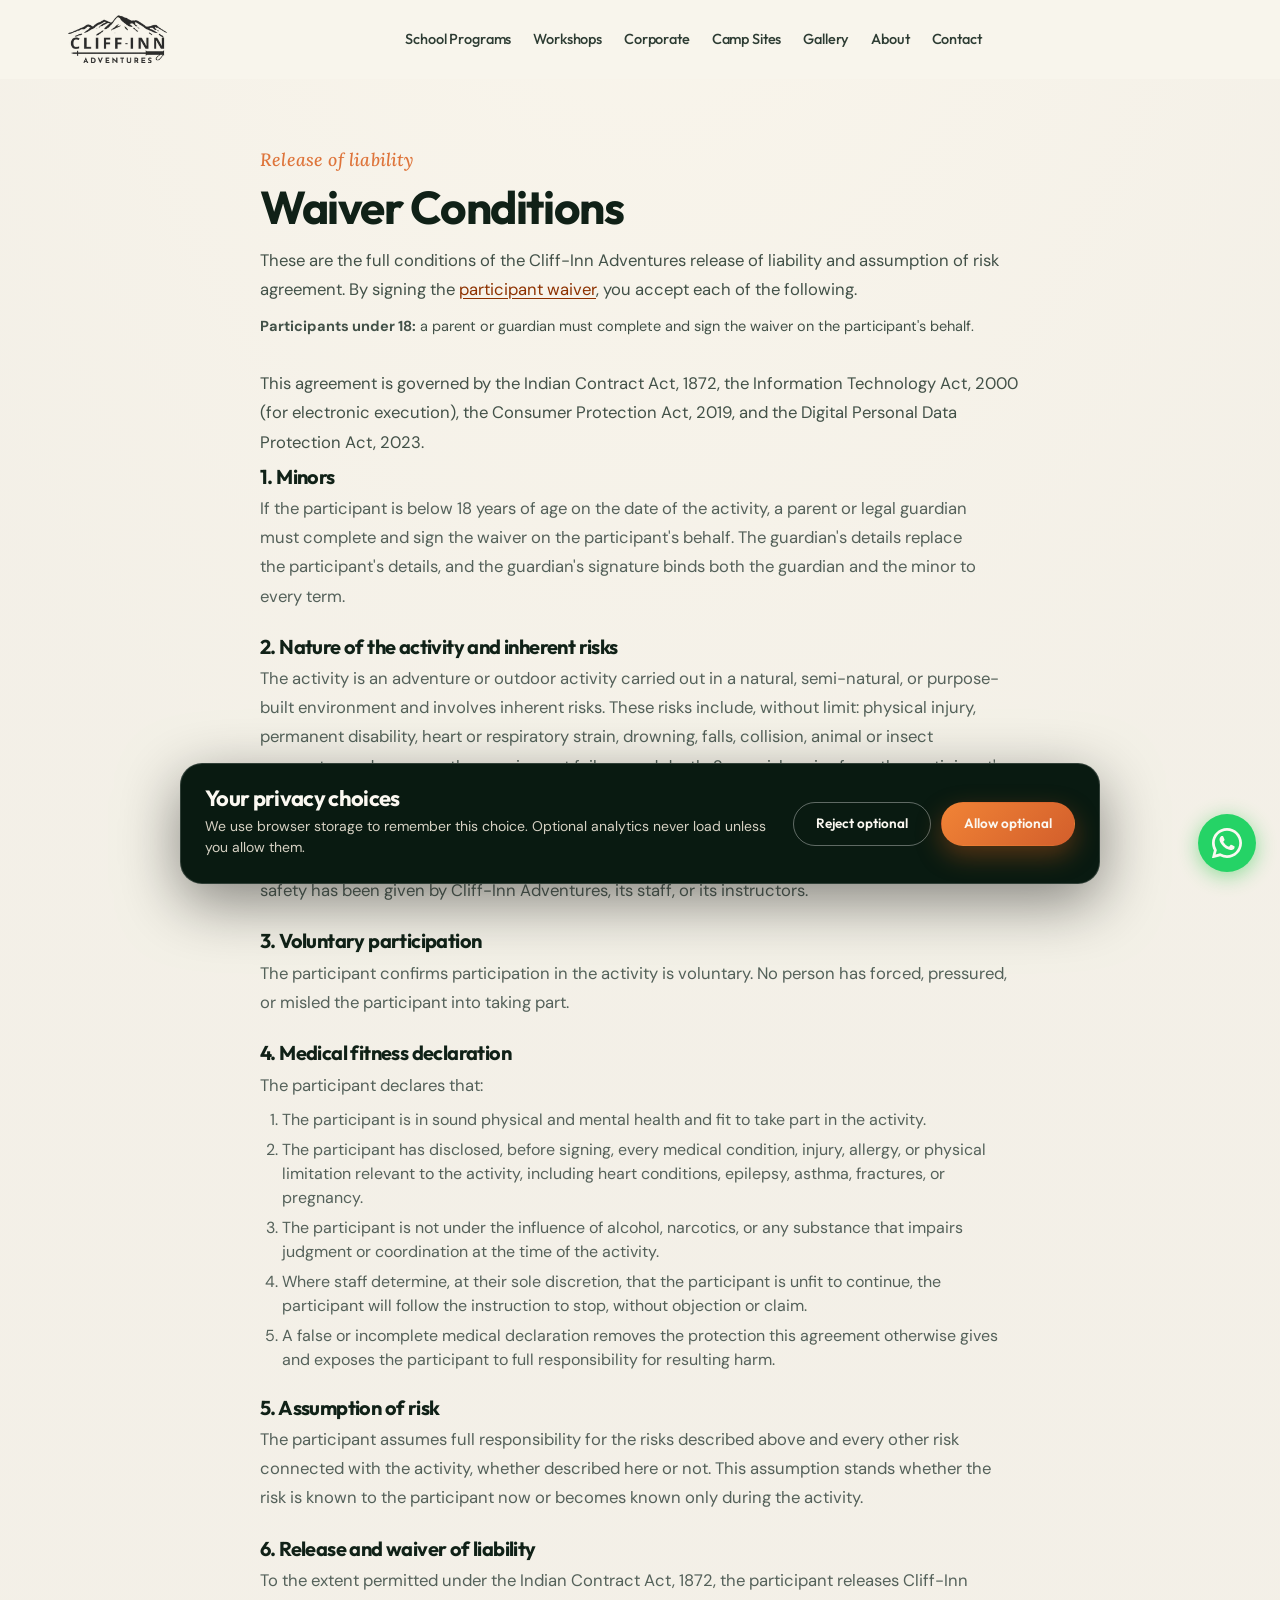
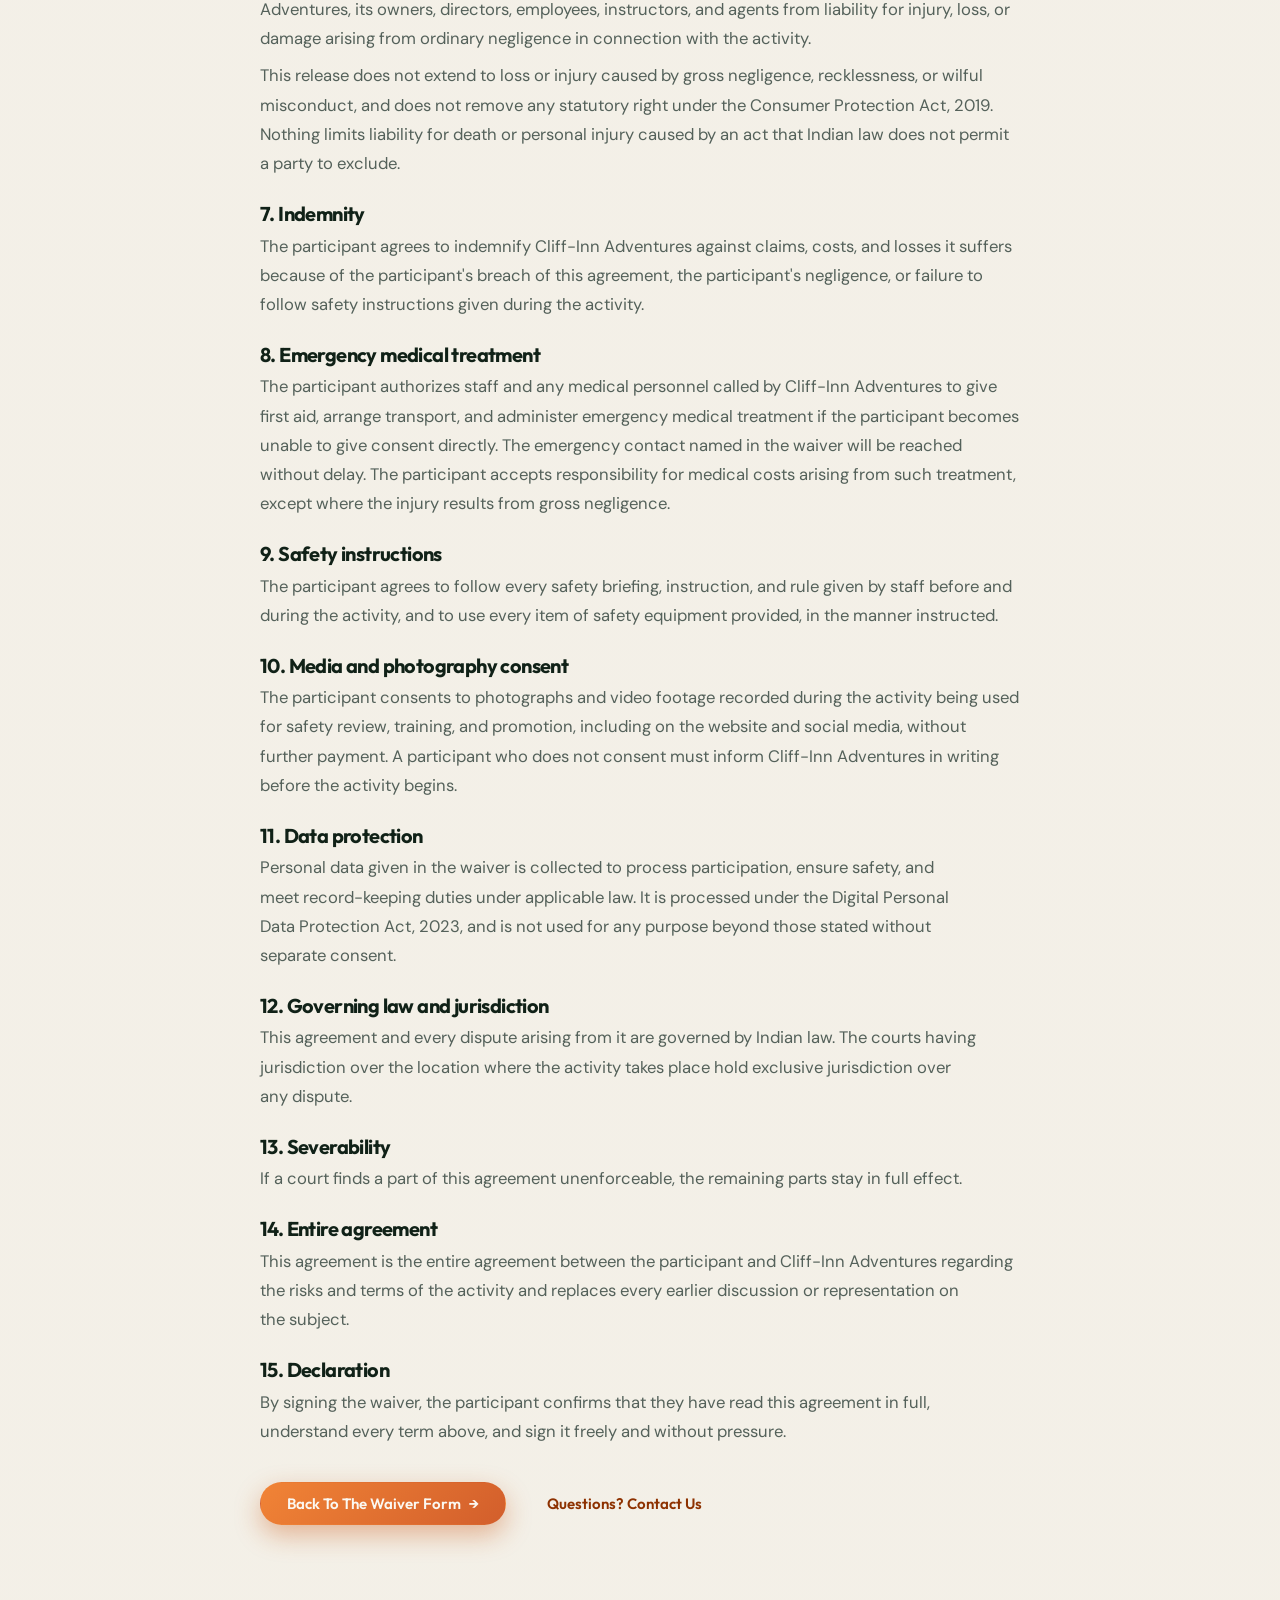
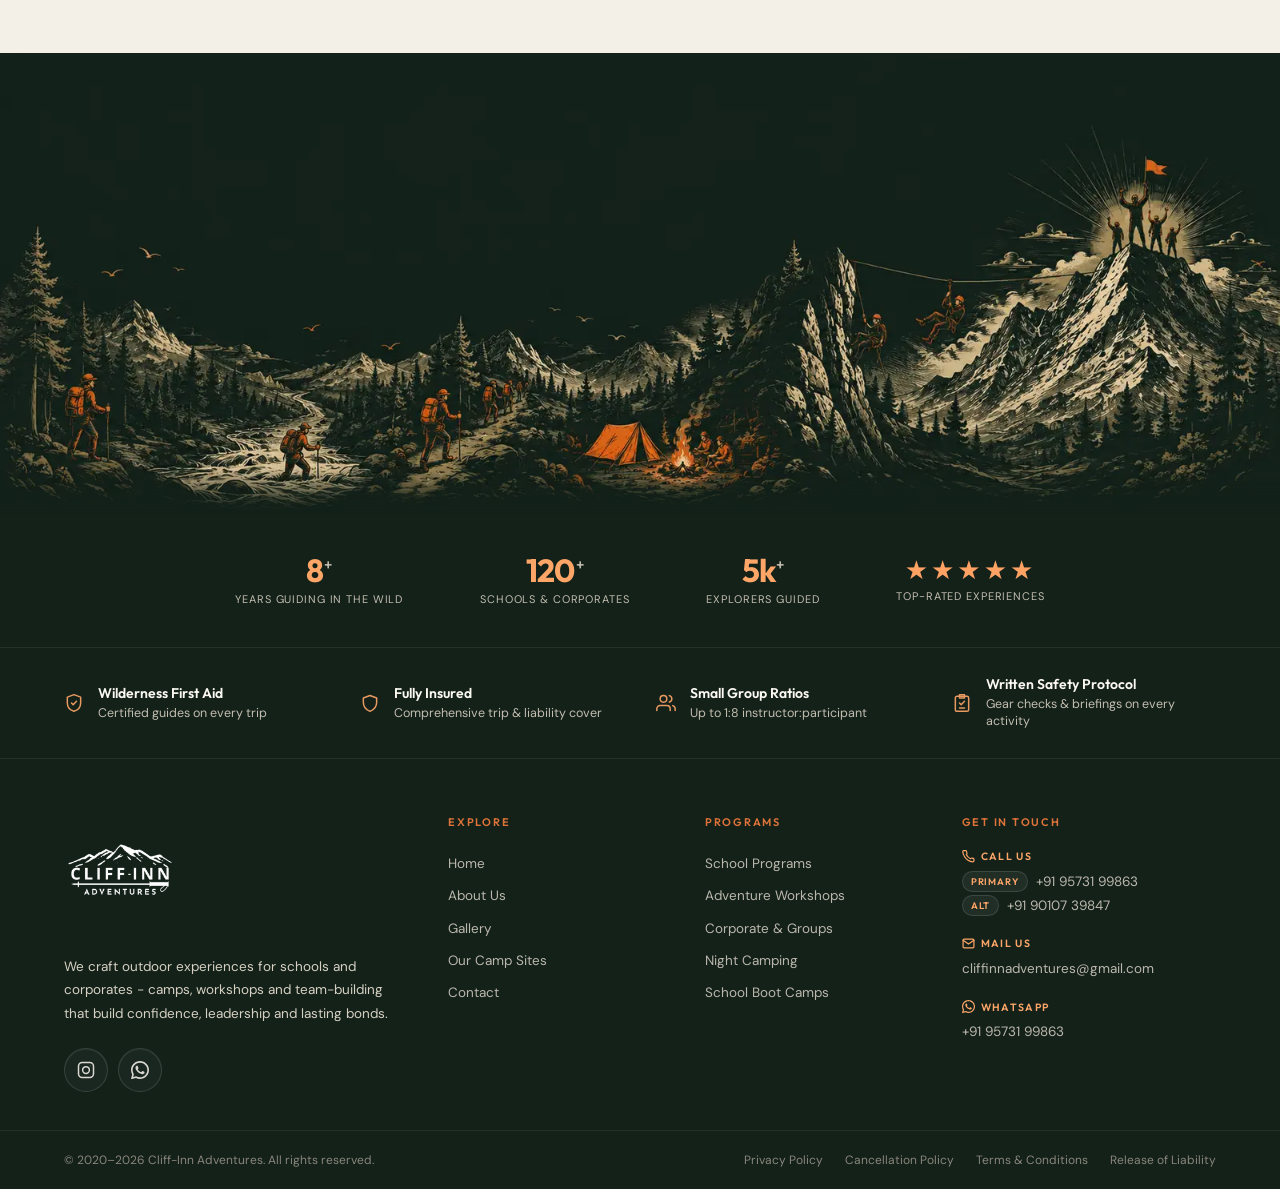
<file: waiver-conditions.html>
<!DOCTYPE html>
<html lang="en">
<head>
<meta charset="utf-8">
<meta name="viewport" content="width=device-width, initial-scale=1">
<meta name="theme-color" content="#0f2a1f">
<title>Waiver Conditions - Cliff-Inn Adventures</title>
<meta name="description" content="The full release of liability and assumption of risk conditions for Cliff-Inn Adventures activities. Read these before signing the participant waiver.">
<link rel="canonical" href="https://www.cliffinnadventures.com/waiver-conditions.html">
<meta property="og:type" content="website">
<meta property="og:title" content="Waiver Conditions - Cliff-Inn Adventures">
<meta property="og:description" content="The full release of liability and assumption of risk conditions. Read these before signing the participant waiver.">
<meta property="og:url" content="https://www.cliffinnadventures.com/waiver-conditions.html">
<meta property="og:image" content="https://www.cliffinnadventures.com/assets/og/og-contact.webp">
<meta name="twitter:card" content="summary_large_image">
<link rel="icon" href="assets/favicons/favicon.svg" type="image/svg+xml">
<link rel="manifest" href="site.webmanifest">
<link rel="preconnect" href="https://fonts.googleapis.com">
<link rel="preconnect" href="https://fonts.gstatic.com" crossorigin>
<link href="https://fonts.googleapis.com/css2?family=Outfit:wght@400;500;600;700&family=DM+Sans:wght@400;500;600;700&family=Lora:ital,wght@1,400;1,500&display=swap" rel="stylesheet">
<link rel="stylesheet" href="css/main.css">
<script type="module" src="js/main.js"></script>
</head>
<body>

<!-- BEGIN partials/nav.html -->
<a class="skip-link" href="#main">Skip to content</a>
<header class="header" id="site-header" data-menu-open="false" data-scrolled="false">
  <div class="header__inner">
    <a class="brand" href="index.html" aria-label="Cliff-Inn Adventures - Home" data-key="home">
      <img class="brand__logo" src="assets/Logo/c-a-black-260.webp" srcset="assets/Logo/c-a-black-180.webp 180w, assets/Logo/c-a-black-260.webp 260w, assets/Logo/c-a-black-360.webp 360w" sizes="107px" alt="Cliff-Inn Adventures" width="107" height="107" decoding="async">
    </a>

    <nav class="nav" id="primary-nav" aria-label="Primary">
      <a class="nav__link" href="school-programs.html" data-key="school">School Programs</a>
      <a class="nav__link" href="adventure-workshops.html" data-key="workshops">Workshops</a>
      <a class="nav__link" href="corporate-packages.html" data-key="corporate">Corporate</a>
      <a class="nav__link" href="camp-sites.html" data-key="camps">Camp Sites</a>
      <a class="nav__link" href="gallery.html" data-key="gallery">Gallery</a>
      <a class="nav__link" href="about.html" data-key="about">About</a>
      <a class="nav__link" href="contact.html" data-key="contact">Contact</a>
    </nav>

    <div class="header__actions">
      <button
        class="burger"
        type="button"
        aria-label="Toggle menu"
        aria-controls="mobile-nav"
        aria-expanded="false"
        data-nav-toggle
      >
        <span></span><span></span><span></span>
      </button>
    </div>
  </div>
</header>

<!-- Mobile drawer - sibling of <header> (not descendant) so that .header can
     safely use `contain: paint layout` for scroll performance. Paint/layout
     containment establishes a new containing block for fixed descendants,
     which would collapse this full-viewport drawer to the header's rect if
     it were nested inside. Open state is signalled via body[data-menu-open]. -->
<div class="header__mobile" id="mobile-nav" role="region" aria-label="Mobile menu">
  <nav class="header__mobile-nav">
    <a href="index.html" data-key="home">Home</a>
    <a href="school-programs.html" data-key="school">School Programs</a>
    <a href="adventure-workshops.html" data-key="workshops">Adventure Workshops</a>
    <a href="corporate-packages.html" data-key="corporate">Corporate &amp; Groups</a>
    <a href="camp-sites.html" data-key="camps">Camp Sites</a>
    <a href="gallery.html" data-key="gallery">Gallery</a>
    <a href="about.html" data-key="about">About</a>
    <a href="contact.html" data-key="contact">Contact</a>
  </nav>
  <div class="header__mobile-footer">
    <div class="header__mobile-contact">
      <a href="tel:+919573199863">+91 95731 99863</a>
      <a href="tel:+919010739847">+91 90107 39847</a>
      <a href="mailto:cliffinnadventures@gmail.com">cliffinnadventures@gmail.com</a>
    </div>
    <a class="header__mobile-cta" href="contact.html">
      Plan Your Escape
      <svg width="14" height="14" viewBox="0 0 14 14" fill="none" aria-hidden="true">
        <path d="M2.5 7h9M7 2.5l4.5 4.5L7 11.5" stroke="currentColor" stroke-width="1.5" stroke-linecap="round" stroke-linejoin="round"/>
      </svg>
    </a>
  </div>
</div>
<!-- END partials/nav.html -->

<main id="main" class="site">

  <section class="section container section--last" style="max-width: 760px; margin-inline: auto;" aria-labelledby="conditions-title">
    <span class="eyebrow"><span></span>Release of liability</span>
    <h1 id="conditions-title" style="margin-top:10px; font-size: clamp(30px, 5vw, 46px); line-height:1.05;">Waiver Conditions</h1>
    <p style="margin: 14px 0 10px;">These are the full conditions of the Cliff-Inn Adventures release of liability and assumption of risk agreement. By signing the <a href="waiver.html">participant waiver</a>, you accept each of the following.</p>
    <p style="margin: 0 0 30px; font-size: 14.5px;"><strong>Participants under 18:</strong> a parent or guardian must complete and sign the waiver on the participant's behalf.</p>

    <p style="margin: 0 0 10px;">This agreement is governed by the Indian Contract Act, 1872, the Information Technology Act, 2000 (for electronic execution), the Consumer Protection Act, 2019, and the Digital Personal Data Protection Act, 2023.</p>
    <div style="display:flex; flex-direction:column; gap:26px;">

      <section aria-labelledby="c-1">
        <h2 id="c-1" style="font-size:20px; margin:0 0 8px;">1. Minors</h2>
        <p style="margin:0; color: var(--color-ink-soft);">If the participant is below 18 years of age on the date of the activity, a parent or legal guardian must complete and sign the waiver on the participant's behalf. The guardian's details replace the participant's details, and the guardian's signature binds both the guardian and the minor to every term.</p>
      </section>

      <section aria-labelledby="c-2">
        <h2 id="c-2" style="font-size:20px; margin:0 0 8px;">2. Nature of the activity and inherent risks</h2>
        <p style="margin:0 0 8px; color: var(--color-ink-soft);">The activity is an adventure or outdoor activity carried out in a natural, semi-natural, or purpose-built environment and involves inherent risks. These risks include, without limit: physical injury, permanent disability, heart or respiratory strain, drowning, falls, collision, animal or insect encounters, adverse weather, equipment failure, and death. Some risks arise from the participant's own action or inaction, the action of other participants, or conditions of the terrain or environment that no amount of care removes.</p>
        <p style="margin:0; color: var(--color-ink-soft);">The participant confirms understanding of these risks and confirms that no assurance of complete safety has been given by Cliff-Inn Adventures, its staff, or its instructors.</p>
      </section>

      <section aria-labelledby="c-3">
        <h2 id="c-3" style="font-size:20px; margin:0 0 8px;">3. Voluntary participation</h2>
        <p style="margin:0; color: var(--color-ink-soft);">The participant confirms participation in the activity is voluntary. No person has forced, pressured, or misled the participant into taking part.</p>
      </section>

      <section aria-labelledby="c-4">
        <h2 id="c-4" style="font-size:20px; margin:0 0 8px;">4. Medical fitness declaration</h2>
        <p style="margin:0 0 8px; color: var(--color-ink-soft);">The participant declares that:</p>
        <ol style="margin:0; padding-left:22px; color: var(--color-ink-soft); display:flex; flex-direction:column; gap:6px;">
          <li>The participant is in sound physical and mental health and fit to take part in the activity.</li>
          <li>The participant has disclosed, before signing, every medical condition, injury, allergy, or physical limitation relevant to the activity, including heart conditions, epilepsy, asthma, fractures, or pregnancy.</li>
          <li>The participant is not under the influence of alcohol, narcotics, or any substance that impairs judgment or coordination at the time of the activity.</li>
          <li>Where staff determine, at their sole discretion, that the participant is unfit to continue, the participant will follow the instruction to stop, without objection or claim.</li>
          <li>A false or incomplete medical declaration removes the protection this agreement otherwise gives and exposes the participant to full responsibility for resulting harm.</li>
        </ol>
      </section>

      <section aria-labelledby="c-5">
        <h2 id="c-5" style="font-size:20px; margin:0 0 8px;">5. Assumption of risk</h2>
        <p style="margin:0; color: var(--color-ink-soft);">The participant assumes full responsibility for the risks described above and every other risk connected with the activity, whether described here or not. This assumption stands whether the risk is known to the participant now or becomes known only during the activity.</p>
      </section>

      <section aria-labelledby="c-6">
        <h2 id="c-6" style="font-size:20px; margin:0 0 8px;">6. Release and waiver of liability</h2>
        <p style="margin:0 0 8px; color: var(--color-ink-soft);">To the extent permitted under the Indian Contract Act, 1872, the participant releases Cliff-Inn Adventures, its owners, directors, employees, instructors, and agents from liability for injury, loss, or damage arising from ordinary negligence in connection with the activity.</p>
        <p style="margin:0; color: var(--color-ink-soft);">This release does not extend to loss or injury caused by gross negligence, recklessness, or wilful misconduct, and does not remove any statutory right under the Consumer Protection Act, 2019. Nothing limits liability for death or personal injury caused by an act that Indian law does not permit a party to exclude.</p>
      </section>

      <section aria-labelledby="c-7">
        <h2 id="c-7" style="font-size:20px; margin:0 0 8px;">7. Indemnity</h2>
        <p style="margin:0; color: var(--color-ink-soft);">The participant agrees to indemnify Cliff-Inn Adventures against claims, costs, and losses it suffers because of the participant's breach of this agreement, the participant's negligence, or failure to follow safety instructions given during the activity.</p>
      </section>

      <section aria-labelledby="c-8">
        <h2 id="c-8" style="font-size:20px; margin:0 0 8px;">8. Emergency medical treatment</h2>
        <p style="margin:0; color: var(--color-ink-soft);">The participant authorizes staff and any medical personnel called by Cliff-Inn Adventures to give first aid, arrange transport, and administer emergency medical treatment if the participant becomes unable to give consent directly. The emergency contact named in the waiver will be reached without delay. The participant accepts responsibility for medical costs arising from such treatment, except where the injury results from gross negligence.</p>
      </section>

      <section aria-labelledby="c-9">
        <h2 id="c-9" style="font-size:20px; margin:0 0 8px;">9. Safety instructions</h2>
        <p style="margin:0; color: var(--color-ink-soft);">The participant agrees to follow every safety briefing, instruction, and rule given by staff before and during the activity, and to use every item of safety equipment provided, in the manner instructed.</p>
      </section>

      <section aria-labelledby="c-10">
        <h2 id="c-10" style="font-size:20px; margin:0 0 8px;">10. Media and photography consent</h2>
        <p style="margin:0; color: var(--color-ink-soft);">The participant consents to photographs and video footage recorded during the activity being used for safety review, training, and promotion, including on the website and social media, without further payment. A participant who does not consent must inform Cliff-Inn Adventures in writing before the activity begins.</p>
      </section>

      <section aria-labelledby="c-11">
        <h2 id="c-11" style="font-size:20px; margin:0 0 8px;">11. Data protection</h2>
        <p style="margin:0; color: var(--color-ink-soft);">Personal data given in the waiver is collected to process participation, ensure safety, and meet record-keeping duties under applicable law. It is processed under the Digital Personal Data Protection Act, 2023, and is not used for any purpose beyond those stated without separate consent.</p>
      </section>

      <section aria-labelledby="c-12">
        <h2 id="c-12" style="font-size:20px; margin:0 0 8px;">12. Governing law and jurisdiction</h2>
        <p style="margin:0; color: var(--color-ink-soft);">This agreement and every dispute arising from it are governed by Indian law. The courts having jurisdiction over the location where the activity takes place hold exclusive jurisdiction over any dispute.</p>
      </section>

      <section aria-labelledby="c-13">
        <h2 id="c-13" style="font-size:20px; margin:0 0 8px;">13. Severability</h2>
        <p style="margin:0; color: var(--color-ink-soft);">If a court finds a part of this agreement unenforceable, the remaining parts stay in full effect.</p>
      </section>

      <section aria-labelledby="c-14">
        <h2 id="c-14" style="font-size:20px; margin:0 0 8px;">14. Entire agreement</h2>
        <p style="margin:0; color: var(--color-ink-soft);">This agreement is the entire agreement between the participant and Cliff-Inn Adventures regarding the risks and terms of the activity and replaces every earlier discussion or representation on the subject.</p>
      </section>

      <section aria-labelledby="c-15">
        <h2 id="c-15" style="font-size:20px; margin:0 0 8px;">15. Declaration</h2>
        <p style="margin:0; color: var(--color-ink-soft);">By signing the waiver, the participant confirms that they have read this agreement in full, understand every term above, and sign it freely and without pressure.</p>
      </section>

    </div>

    <div style="margin-top:36px; display:flex; gap:14px; flex-wrap:wrap;">
      <a class="btn btn--primary btn--md" href="waiver.html">Back To The Waiver Form <span aria-hidden="true">→</span></a>
      <a class="btn btn--outline btn--md" href="contact.html">Questions? Contact Us</a>
    </div>
  </section>

</main>

<!-- ============================================================
     SECTION: FOOTER SCENE  (terrain illustration + footer)
     Source of truth: partials/footer.html
     NOTE: this page intentionally omits the pre-footer CTA band.
     ============================================================ -->
<!-- BEGIN partials/footer.html -->
<div class="closing-scene" data-section="footer-scene">

<!-- 2) Mountain terrain transition - bridges CTA to footer -->
<div class="footer-terrain" aria-hidden="true" data-nav-invert>
  <img src="assets/Background/bg-image-cliffin-1600.webp" srcset="assets/Background/bg-image-cliffin-1200.webp 1200w, assets/Background/bg-image-cliffin-1600.webp 1600w" sizes="100vw" alt="" loading="lazy" decoding="async" width="1600" height="640">
</div>

<!-- 3) Footer -->
<footer class="footer on-dark" role="contentinfo" data-nav-invert>

  <!-- Trust Strip -->
  <div class="footer__trust">
    <div class="footer__trust-inner container--wide">
      <div class="footer__trust-item">
        <span class="footer__trust-num">8<span class="footer__trust-sup">+</span></span>
        <span class="footer__trust-label">Years guiding in the wild</span>
      </div>
      <div class="footer__trust-divider" aria-hidden="true"></div>
      <div class="footer__trust-item">
        <span class="footer__trust-num">120<span class="footer__trust-sup">+</span></span>
        <span class="footer__trust-label">Schools &amp; corporates</span>
      </div>
      <div class="footer__trust-divider" aria-hidden="true"></div>
      <div class="footer__trust-item">
        <span class="footer__trust-num">5k<span class="footer__trust-sup">+</span></span>
        <span class="footer__trust-label">Explorers guided</span>
      </div>
      <div class="footer__trust-divider" aria-hidden="true"></div>
      <div class="footer__trust-item">
        <span class="footer__trust-num footer__trust-num--stars" aria-label="5 out of 5 stars">★★★★★</span>
        <span class="footer__trust-label">Top-rated experiences</span>
      </div>
    </div>
  </div>

  <!-- Safety Credentials -->
  <div class="footer__safety" aria-label="Safety credentials">
    <div class="footer__safety-inner container--wide">
      <div class="footer__safety-item">
        <svg width="20" height="20" viewBox="0 0 24 24" fill="none" stroke="currentColor" stroke-width="1.8" stroke-linecap="round" stroke-linejoin="round" aria-hidden="true"><path d="M12 2 4 5v7c0 4.5 3.5 8.5 8 10 4.5-1.5 8-5.5 8-10V5l-8-3Z"/><path d="M9 12l2 2 4-4"/></svg>
        <div>
          <div class="footer__safety-title">Wilderness First Aid</div>
          <div class="footer__safety-sub">Certified guides on every trip</div>
        </div>
      </div>
      <div class="footer__safety-item">
        <svg width="20" height="20" viewBox="0 0 24 24" fill="none" stroke="currentColor" stroke-width="1.8" stroke-linecap="round" stroke-linejoin="round" aria-hidden="true"><path d="M12 22c5-2 8-6 8-11V6l-8-3-8 3v5c0 5 3 9 8 11Z"/></svg>
        <div>
          <div class="footer__safety-title">Fully Insured</div>
          <div class="footer__safety-sub">Comprehensive trip &amp; liability cover</div>
        </div>
      </div>
      <div class="footer__safety-item">
        <svg width="20" height="20" viewBox="0 0 24 24" fill="none" stroke="currentColor" stroke-width="1.8" stroke-linecap="round" stroke-linejoin="round" aria-hidden="true"><path d="M17 21v-2a4 4 0 0 0-4-4H5a4 4 0 0 0-4 4v2"/><circle cx="9" cy="7" r="4"/><path d="M23 21v-2a4 4 0 0 0-3-3.87M16 3.13a4 4 0 0 1 0 7.75"/></svg>
        <div>
          <div class="footer__safety-title">Small Group Ratios</div>
          <div class="footer__safety-sub">Up to 1:8 instructor:participant</div>
        </div>
      </div>
      <div class="footer__safety-item">
        <svg width="20" height="20" viewBox="0 0 24 24" fill="none" stroke="currentColor" stroke-width="1.8" stroke-linecap="round" stroke-linejoin="round" aria-hidden="true"><rect x="4" y="4" width="16" height="18" rx="2"/><path d="M9 2h6v4H9z"/><path d="M9 12l2 2 4-4"/><path d="M9 18h6"/></svg>
        <div>
          <div class="footer__safety-title">Written Safety Protocol</div>
          <div class="footer__safety-sub">Gear checks &amp; briefings on every activity</div>
        </div>
      </div>
    </div>
  </div>

  <!-- Main Footer Grid -->
  <div class="footer__grid container--wide">

    <div class="footer__brand">
      <img class="footer__brand-logo" src="assets/Logo/c-a-white-260.webp" srcset="assets/Logo/c-a-white-180.webp 180w, assets/Logo/c-a-white-260.webp 260w, assets/Logo/c-a-white-360.webp 360w" sizes="112px" alt="Cliff-Inn Adventures" width="112" height="112" decoding="async">
      <p class="footer__brand-desc">We craft outdoor experiences for schools and corporates - camps, workshops and team-building that build confidence, leadership and lasting bonds.</p>
      <div class="footer__socials" aria-label="Follow us on social media">
        <a class="footer__social" href="https://instagram.com/cliffinnadventures" aria-label="Instagram" rel="noopener noreferrer" target="_blank">
          <svg width="18" height="18" viewBox="0 0 24 24" fill="none" stroke="currentColor" stroke-width="2" stroke-linecap="round" stroke-linejoin="round" aria-hidden="true"><rect x="2" y="2" width="20" height="20" rx="5"/><circle cx="12" cy="12" r="4.5"/><circle cx="17.5" cy="6.5" r="0.5" fill="currentColor" stroke="none"/></svg>
        </a>
        <a class="footer__social" href="https://wa.me/919573199863" aria-label="WhatsApp" rel="noopener noreferrer" target="_blank">
          <svg width="18" height="18" viewBox="0 0 24 24" fill="currentColor" aria-hidden="true"><path d="M17.472 14.382c-.297-.149-1.758-.867-2.03-.967-.273-.099-.471-.148-.67.15-.197.297-.767.966-.94 1.164-.173.199-.347.223-.644.075-.297-.15-1.255-.463-2.39-1.475-.883-.788-1.48-1.761-1.653-2.059-.173-.297-.018-.458.13-.606.134-.133.298-.347.446-.52.149-.174.198-.298.298-.497.099-.198.05-.371-.025-.52-.075-.149-.669-1.612-.916-2.207-.242-.579-.487-.5-.669-.51-.173-.008-.371-.01-.57-.01-.198 0-.52.074-.792.372-.272.297-1.04 1.016-1.04 2.479 0 1.462 1.065 2.875 1.213 3.074.149.198 2.096 3.2 5.077 4.487.709.306 1.262.489 1.694.625.712.227 1.36.195 1.871.118.571-.085 1.758-.719 2.006-1.413.248-.694.248-1.289.173-1.413-.074-.124-.272-.198-.57-.347z"/><path d="M12 0C5.373 0 0 5.373 0 12c0 2.127.558 4.122 1.533 5.85L.057 23.527a.5.5 0 0 0 .615.606l5.88-1.543A11.942 11.942 0 0 0 12 24c6.627 0 12-5.373 12-12S18.627 0 12 0zm0 21.818a9.818 9.818 0 0 1-5.021-1.378l-.36-.214-3.733.979.998-3.648-.235-.374A9.818 9.818 0 0 1 2.182 12C2.182 6.57 6.57 2.182 12 2.182S21.818 6.57 21.818 12 17.43 21.818 12 21.818z"/></svg>
        </a>
      </div>
    </div>

    <nav aria-label="Explore">
      <h3 class="footer__heading">Explore</h3>
      <ul class="footer__list" role="list">
        <li><a href="index.html">Home</a></li>
        <li><a href="about.html">About Us</a></li>
        <li><a href="gallery.html">Gallery</a></li>
        <li><a href="camp-sites.html">Our Camp Sites</a></li>
        <li><a href="contact.html">Contact</a></li>
      </ul>
    </nav>

    <nav aria-label="Programs">
      <h3 class="footer__heading">Programs</h3>
      <ul class="footer__list" role="list">
        <li><a href="school-programs.html">School Programs</a></li>
        <li><a href="adventure-workshops.html">Adventure Workshops</a></li>
        <li><a href="corporate-packages.html">Corporate &amp; Groups</a></li>
        <li><a href="corporate-packages.html">Night Camping</a></li>
        <li><a href="school-programs.html">School Boot Camps</a></li>
      </ul>
    </nav>

    <address class="footer__contact">
      <h3 class="footer__heading">Get In Touch</h3>
      <ul class="footer__list footer__list--contact" role="list">
        <li class="footer__contact-item">
          <span class="footer__contact-key">
            <svg width="13" height="13" viewBox="0 0 24 24" fill="none" stroke="currentColor" stroke-width="2.2" stroke-linecap="round" stroke-linejoin="round" aria-hidden="true"><path d="M22 16.92v3a2 2 0 0 1-2.18 2 19.79 19.79 0 0 1-8.63-3.07A19.5 19.5 0 0 1 4.49 12 19.79 19.79 0 0 1 1.42 3.18 2 2 0 0 1 3.42 1h3a2 2 0 0 1 2 1.72c.127.96.361 1.903.7 2.81a2 2 0 0 1-.45 2.11L7.91 8.4a16 16 0 0 0 7.74 7.74l.79-.79a2 2 0 0 1 2.11-.45c.907.339 1.85.573 2.81.7A2 2 0 0 1 22 16.92z"/></svg>
            Call us
          </span>
          <a href="tel:+919573199863"><span class="footer__contact-tag">Primary</span>+91 95731 99863</a>
          <a href="tel:+919010739847"><span class="footer__contact-tag">Alt</span>+91 90107 39847</a>
        </li>
        <li class="footer__contact-item">
          <span class="footer__contact-key">
            <svg width="13" height="13" viewBox="0 0 24 24" fill="none" stroke="currentColor" stroke-width="2.2" stroke-linecap="round" stroke-linejoin="round" aria-hidden="true"><path d="M4 4h16c1.1 0 2 .9 2 2v12c0 1.1-.9 2-2 2H4c-1.1 0-2-.9-2-2V6c0-1.1.9-2 2-2z"/><polyline points="22,6 12,13 2,6"/></svg>
            Mail us
          </span>
          <a href="mailto:cliffinnadventures@gmail.com">cliffinnadventures@gmail.com</a>
        </li>
        <li class="footer__contact-item">
          <span class="footer__contact-key">
            <svg width="13" height="13" viewBox="0 0 24 24" fill="currentColor" aria-hidden="true"><path d="M17.472 14.382c-.297-.149-1.758-.867-2.03-.967-.273-.099-.471-.148-.67.15-.197.297-.767.966-.94 1.164-.173.199-.347.223-.644.075-.297-.15-1.255-.463-2.39-1.475-.883-.788-1.48-1.761-1.653-2.059-.173-.297-.018-.458.13-.606.134-.133.298-.347.446-.52.149-.174.198-.298.298-.497.099-.198.05-.371-.025-.52-.075-.149-.669-1.612-.916-2.207-.242-.579-.487-.5-.669-.51-.173-.008-.371-.01-.57-.01-.198 0-.52.074-.792.372-.272.297-1.04 1.016-1.04 2.479 0 1.462 1.065 2.875 1.213 3.074.149.198 2.096 3.2 5.077 4.487.709.306 1.262.489 1.694.625.712.227 1.36.195 1.871.118.571-.085 1.758-.719 2.006-1.413.248-.694.248-1.289.173-1.413-.074-.124-.272-.198-.57-.347z"/><path d="M12 0C5.373 0 0 5.373 0 12c0 2.127.558 4.122 1.533 5.85L.057 23.527a.5.5 0 0 0 .615.606l5.88-1.543A11.942 11.942 0 0 0 12 24c6.627 0 12-5.373 12-12S18.627 0 12 0zm0 21.818a9.818 9.818 0 0 1-5.021-1.378l-.36-.214-3.733.979.998-3.648-.235-.374A9.818 9.818 0 0 1 2.182 12C2.182 6.57 6.57 2.182 12 2.182S21.818 6.57 21.818 12 17.43 21.818 12 21.818z"/></svg>
            WhatsApp
          </span>
          <a href="https://wa.me/919573199863" target="_blank" rel="noopener noreferrer">+91 95731 99863</a>
        </li>
      </ul>
    </address>

  </div>

  <!-- Bottom Bar -->
  <div class="footer__bar">
    <div class="footer__bar-inner container--wide">
      <span>© 2020–2026 Cliff-Inn Adventures. All rights reserved.</span>
      <div class="footer__legal">
        <a href="#">Privacy Policy</a>
        <a href="#">Cancellation Policy</a>
        <a href="#">Terms &amp; Conditions</a>
        <a href="waiver.html">Release of Liability</a>
      </div>
    </div>
  </div>

</footer>

</div>
<!-- END partials/footer.html -->


<!-- WHATSAPP FLOAT -->
<a class="wa-float" href="https://wa.me/919573199863" target="_blank" rel="noopener noreferrer" aria-label="Chat with us on WhatsApp">
  <span class="wa-float__label">Chat with us</span>
  <span class="wa-float__btn">
    <svg viewBox="0 0 24 24" fill="currentColor" aria-hidden="true"><path d="M17.472 14.382c-.297-.149-1.758-.867-2.03-.967-.273-.099-.471-.148-.67.15-.197.297-.767.966-.94 1.164-.173.199-.347.223-.644.075-.297-.15-1.255-.463-2.39-1.475-.883-.788-1.48-1.761-1.653-2.059-.173-.297-.018-.458.13-.606.134-.133.298-.347.446-.52.149-.174.198-.298.298-.497.099-.198.05-.371-.025-.52-.075-.149-.669-1.612-.916-2.207-.242-.579-.487-.5-.669-.51-.173-.008-.371-.01-.57-.01-.198 0-.52.074-.792.372-.272.297-1.04 1.016-1.04 2.479 0 1.462 1.065 2.875 1.213 3.074.149.198 2.096 3.2 5.077 4.487.709.306 1.262.489 1.694.625.712.227 1.36.195 1.871.118.571-.085 1.758-.719 2.006-1.413.248-.694.248-1.289.173-1.413-.074-.124-.272-.198-.57-.347z"/><path d="M12 0C5.373 0 0 5.373 0 12c0 2.127.558 4.122 1.533 5.85L.057 23.527a.5.5 0 0 0 .615.606l5.88-1.543A11.942 11.942 0 0 0 12 24c6.627 0 12-5.373 12-12S18.627 0 12 0zm0 21.818a9.818 9.818 0 0 1-5.021-1.378l-.36-.214-3.733.979.998-3.648-.235-.374A9.818 9.818 0 0 1 2.182 12C2.182 6.57 6.57 2.182 12 2.182S21.818 6.57 21.818 12 17.43 21.818 12 21.818z"/></svg>
  </span>
</a>

</body>
</html>
</file>
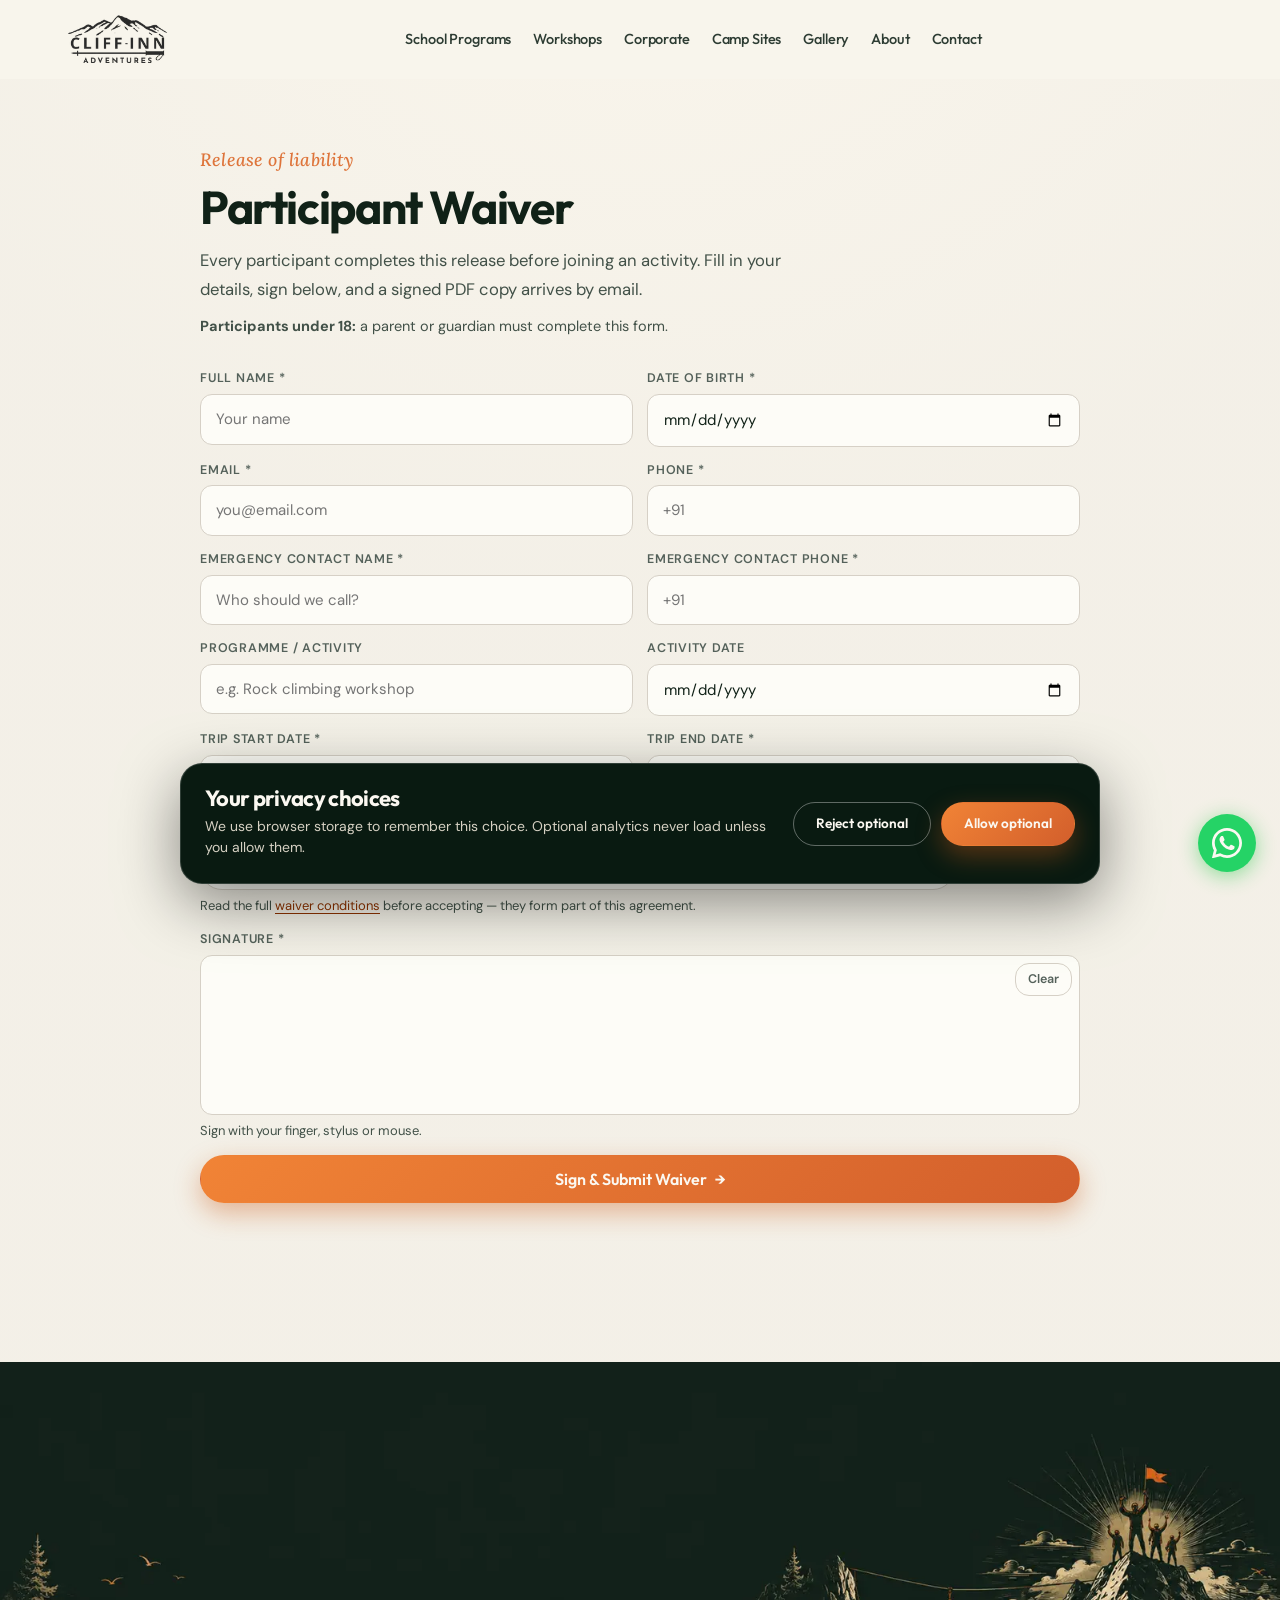
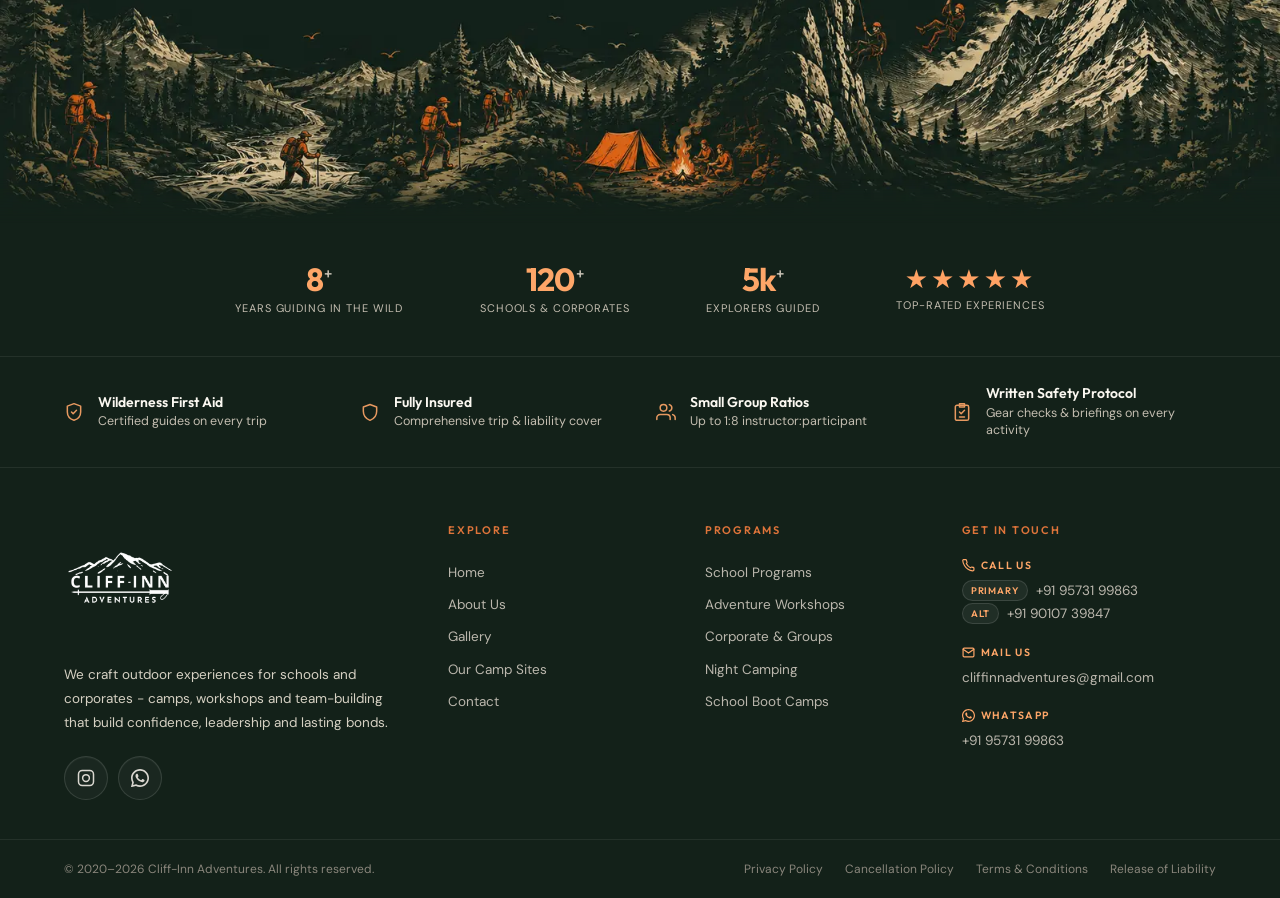
<file: waiver.html>
<!DOCTYPE html>
<html lang="en">
<head>
<meta charset="utf-8">
<meta name="viewport" content="width=device-width, initial-scale=1">
<meta name="theme-color" content="#0f2a1f">
<title>Participant Waiver - Cliff-Inn Adventures</title>
<meta name="description" content="Sign the Cliff-Inn Adventures participant release of liability waiver online. Fill in your details, sign digitally, and receive a signed PDF copy by email.">
<link rel="canonical" href="https://www.cliffinnadventures.com/waiver.html">
<meta property="og:type" content="website">
<meta property="og:title" content="Participant Waiver - Cliff-Inn Adventures">
<meta property="og:description" content="Fill in your details, sign digitally, and receive a signed PDF copy of the release of liability waiver by email.">
<meta property="og:url" content="https://www.cliffinnadventures.com/waiver.html">
<meta property="og:image" content="https://www.cliffinnadventures.com/assets/og/og-contact.webp">
<meta name="twitter:card" content="summary_large_image">
<link rel="icon" href="assets/favicons/favicon.svg" type="image/svg+xml">
<link rel="manifest" href="site.webmanifest">
<link rel="preconnect" href="https://fonts.googleapis.com">
<link rel="preconnect" href="https://fonts.gstatic.com" crossorigin>
<link href="https://fonts.googleapis.com/css2?family=Outfit:wght@400;500;600;700&family=DM+Sans:wght@400;500;600;700&family=Lora:ital,wght@1,400;1,500&display=swap" rel="stylesheet">
<link rel="stylesheet" href="css/main.css">
<script type="module" src="js/main.js"></script>
</head>
<body>

<!-- BEGIN partials/nav.html -->
<a class="skip-link" href="#main">Skip to content</a>
<header class="header" id="site-header" data-menu-open="false" data-scrolled="false">
  <div class="header__inner">
    <a class="brand" href="index.html" aria-label="Cliff-Inn Adventures - Home" data-key="home">
      <img class="brand__logo" src="assets/Logo/c-a-black-260.webp" srcset="assets/Logo/c-a-black-180.webp 180w, assets/Logo/c-a-black-260.webp 260w, assets/Logo/c-a-black-360.webp 360w" sizes="107px" alt="Cliff-Inn Adventures" width="107" height="107" decoding="async">
    </a>

    <nav class="nav" id="primary-nav" aria-label="Primary">
      <a class="nav__link" href="school-programs.html" data-key="school">School Programs</a>
      <a class="nav__link" href="adventure-workshops.html" data-key="workshops">Workshops</a>
      <a class="nav__link" href="corporate-packages.html" data-key="corporate">Corporate</a>
      <a class="nav__link" href="camp-sites.html" data-key="camps">Camp Sites</a>
      <a class="nav__link" href="gallery.html" data-key="gallery">Gallery</a>
      <a class="nav__link" href="about.html" data-key="about">About</a>
      <a class="nav__link" href="contact.html" data-key="contact">Contact</a>
    </nav>

    <div class="header__actions">
      <button
        class="burger"
        type="button"
        aria-label="Toggle menu"
        aria-controls="mobile-nav"
        aria-expanded="false"
        data-nav-toggle
      >
        <span></span><span></span><span></span>
      </button>
    </div>
  </div>
</header>

<!-- Mobile drawer - sibling of <header> (not descendant) so that .header can
     safely use `contain: paint layout` for scroll performance. Paint/layout
     containment establishes a new containing block for fixed descendants,
     which would collapse this full-viewport drawer to the header's rect if
     it were nested inside. Open state is signalled via body[data-menu-open]. -->
<div class="header__mobile" id="mobile-nav" role="region" aria-label="Mobile menu">
  <nav class="header__mobile-nav">
    <a href="index.html" data-key="home">Home</a>
    <a href="school-programs.html" data-key="school">School Programs</a>
    <a href="adventure-workshops.html" data-key="workshops">Adventure Workshops</a>
    <a href="corporate-packages.html" data-key="corporate">Corporate &amp; Groups</a>
    <a href="camp-sites.html" data-key="camps">Camp Sites</a>
    <a href="gallery.html" data-key="gallery">Gallery</a>
    <a href="about.html" data-key="about">About</a>
    <a href="contact.html" data-key="contact">Contact</a>
  </nav>
  <div class="header__mobile-footer">
    <div class="header__mobile-contact">
      <a href="tel:+919573199863">+91 95731 99863</a>
      <a href="tel:+919010739847">+91 90107 39847</a>
      <a href="mailto:cliffinnadventures@gmail.com">cliffinnadventures@gmail.com</a>
    </div>
    <a class="header__mobile-cta" href="contact.html">
      Plan Your Escape
      <svg width="14" height="14" viewBox="0 0 14 14" fill="none" aria-hidden="true">
        <path d="M2.5 7h9M7 2.5l4.5 4.5L7 11.5" stroke="currentColor" stroke-width="1.5" stroke-linecap="round" stroke-linejoin="round"/>
      </svg>
    </a>
  </div>
</div>
<!-- END partials/nav.html -->

<main id="main" class="site">

  <section class="section container section--last" style="max-width: 880px; margin-inline: auto;" aria-labelledby="waiver-form-title">
    <span class="eyebrow"><span></span>Release of liability</span>
    <h1 id="waiver-form-title" style="margin-top:10px; font-size: clamp(30px, 5vw, 46px); line-height:1.05;">Participant Waiver</h1>
    <p style="margin: 14px 0 10px; max-width: 620px;">Every participant completes this release before joining an activity. Fill in your details, sign below, and a signed PDF copy arrives by email.</p>
    <p style="margin: 0 0 30px; max-width: 620px; font-size: 14.5px;"><strong>Participants under 18:</strong> a parent or guardian must complete this form.</p>

        <form class="form form--grid-2" id="waiver-form" data-form="waiver" novalidate aria-labelledby="waiver-form-title">
          <input type="hidden" name="website" value="" tabindex="-1" autocomplete="off" class="u-visually-hidden" aria-hidden="true">
          <div class="field">
            <label class="field__label" for="w-fullName">Full name *</label>
            <input class="input" id="w-fullName" name="fullName" type="text" placeholder="Your name" required autocomplete="name">
            <p class="field__error" role="alert">Please enter your name.</p>
          </div>
          <div class="field">
            <label class="field__label" for="w-dob">Date of birth *</label>
            <input class="input" id="w-dob" name="dateOfBirth" type="date" required autocomplete="bday">
            <p class="field__error" role="alert">Please enter your date of birth.</p>
          </div>
          <div class="field">
            <label class="field__label" for="w-email">Email *</label>
            <input class="input" id="w-email" name="email" type="email" placeholder="you@email.com" required autocomplete="email">
            <p class="field__error" role="alert">Please enter a valid email.</p>
          </div>
          <div class="field">
            <label class="field__label" for="w-phone">Phone *</label>
            <input class="input" id="w-phone" name="phone" type="tel" placeholder="+91" required autocomplete="tel" inputmode="tel">
            <p class="field__error" role="alert">Please enter your phone number.</p>
          </div>
          <div class="field">
            <label class="field__label" for="w-emergencyName">Emergency contact name *</label>
            <input class="input" id="w-emergencyName" name="emergencyContactName" type="text" placeholder="Who should we call?" required autocomplete="off">
            <p class="field__error" role="alert">Please enter an emergency contact.</p>
          </div>
          <div class="field">
            <label class="field__label" for="w-emergencyPhone">Emergency contact phone *</label>
            <input class="input" id="w-emergencyPhone" name="emergencyContactPhone" type="tel" placeholder="+91" required autocomplete="off" inputmode="tel">
            <p class="field__error" role="alert">Please enter the emergency contact's phone.</p>
          </div>
          <div class="field">
            <label class="field__label" for="w-activity">Programme / activity</label>
            <input class="input" id="w-activity" name="activity" type="text" placeholder="e.g. Rock climbing workshop">
          </div>
          <div class="field">
            <label class="field__label" for="w-activityDate">Activity date</label>
            <input class="input" id="w-activityDate" name="activityDate" type="date">
          </div>
          <div class="field">
            <label class="field__label" for="w-tripStart">Trip start date *</label>
            <input class="input" id="w-tripStart" name="tripStartDate" type="date" required>
            <p class="field__error" role="alert">Please enter the trip start date.</p>
          </div>
          <div class="field">
            <label class="field__label" for="w-tripEnd">Trip end date *</label>
            <input class="input" id="w-tripEnd" name="tripEndDate" type="date" required>
            <p class="field__error" role="alert">Please enter the trip end date.</p>
          </div>
          <div class="field form__row-full" data-required-group>
            <span class="field__label" id="w-declaration-label">Declaration *</span>
            <div class="checkbox-group" role="group" aria-labelledby="w-declaration-label">
              <div class="checkbox-group__options">
                <!-- PLACEHOLDER — owner to confirm final legal wording before launch. -->
                <label class="checkbox-chip"><input type="checkbox" name="declaration" value="Accepted"><span>I have read and understood the release of liability and assumption of risk agreement, and I sign it voluntarily.</span></label>
              </div>
            </div>
            <p class="field__hint">Read the full <a href="waiver-conditions.html" target="_blank" rel="noopener">waiver conditions</a> before accepting — they form part of this agreement.</p>
            <p class="field__error" role="alert">Please accept the declaration to continue.</p>
          </div>
          <div class="field form__row-full">
            <span class="field__label" id="w-signature-label">Signature *</span>
            <div class="signature-pad">
              <canvas class="signature-pad__canvas" data-signature-pad aria-labelledby="w-signature-label"></canvas>
              <button class="signature-pad__clear" type="button" data-signature-clear>Clear</button>
            </div>
            <p class="field__hint">Sign with your finger, stylus or mouse.</p>
            <p class="field__error" role="alert">Please sign in the box.</p>
          </div>
          <button class="btn btn--primary form__row-full" type="submit">Sign &amp; Submit Waiver <span aria-hidden="true">→</span></button>
          <p class="form-status form__row-full" data-form-status aria-live="polite"></p>
        </form>

        <div class="success-panel" data-form-success hidden role="status">
          <div class="success-panel__title">Waiver signed - you're all set!</div>
          <p class="success-panel__body">Your signed waiver has been recorded and a PDF copy is on its way to your email. See you out there. For anything urgent, call <a href="tel:+919573199863">+91 95731 99863</a>.</p>
        </div>
  </section>

</main>

<!-- ============================================================
     SECTION: FOOTER SCENE  (terrain illustration + footer)
     Source of truth: partials/footer.html
     NOTE: waiver.html intentionally omits the pre-footer CTA band —
     this page is kept minimal (header, form, footer only).
     ============================================================ -->
<!-- BEGIN partials/footer.html -->
<div class="closing-scene" data-section="footer-scene">

<!-- 2) Mountain terrain transition - bridges CTA to footer -->
<div class="footer-terrain" aria-hidden="true" data-nav-invert>
  <img src="assets/Background/bg-image-cliffin-1600.webp" srcset="assets/Background/bg-image-cliffin-1200.webp 1200w, assets/Background/bg-image-cliffin-1600.webp 1600w" sizes="100vw" alt="" loading="lazy" decoding="async" width="1600" height="640">
</div>

<!-- 3) Footer -->
<footer class="footer on-dark" role="contentinfo" data-nav-invert>

  <!-- Trust Strip -->
  <div class="footer__trust">
    <div class="footer__trust-inner container--wide">
      <div class="footer__trust-item">
        <span class="footer__trust-num">8<span class="footer__trust-sup">+</span></span>
        <span class="footer__trust-label">Years guiding in the wild</span>
      </div>
      <div class="footer__trust-divider" aria-hidden="true"></div>
      <div class="footer__trust-item">
        <span class="footer__trust-num">120<span class="footer__trust-sup">+</span></span>
        <span class="footer__trust-label">Schools &amp; corporates</span>
      </div>
      <div class="footer__trust-divider" aria-hidden="true"></div>
      <div class="footer__trust-item">
        <span class="footer__trust-num">5k<span class="footer__trust-sup">+</span></span>
        <span class="footer__trust-label">Explorers guided</span>
      </div>
      <div class="footer__trust-divider" aria-hidden="true"></div>
      <div class="footer__trust-item">
        <span class="footer__trust-num footer__trust-num--stars" aria-label="5 out of 5 stars">★★★★★</span>
        <span class="footer__trust-label">Top-rated experiences</span>
      </div>
    </div>
  </div>

  <!-- Safety Credentials -->
  <div class="footer__safety" aria-label="Safety credentials">
    <div class="footer__safety-inner container--wide">
      <div class="footer__safety-item">
        <svg width="20" height="20" viewBox="0 0 24 24" fill="none" stroke="currentColor" stroke-width="1.8" stroke-linecap="round" stroke-linejoin="round" aria-hidden="true"><path d="M12 2 4 5v7c0 4.5 3.5 8.5 8 10 4.5-1.5 8-5.5 8-10V5l-8-3Z"/><path d="M9 12l2 2 4-4"/></svg>
        <div>
          <div class="footer__safety-title">Wilderness First Aid</div>
          <div class="footer__safety-sub">Certified guides on every trip</div>
        </div>
      </div>
      <div class="footer__safety-item">
        <svg width="20" height="20" viewBox="0 0 24 24" fill="none" stroke="currentColor" stroke-width="1.8" stroke-linecap="round" stroke-linejoin="round" aria-hidden="true"><path d="M12 22c5-2 8-6 8-11V6l-8-3-8 3v5c0 5 3 9 8 11Z"/></svg>
        <div>
          <div class="footer__safety-title">Fully Insured</div>
          <div class="footer__safety-sub">Comprehensive trip &amp; liability cover</div>
        </div>
      </div>
      <div class="footer__safety-item">
        <svg width="20" height="20" viewBox="0 0 24 24" fill="none" stroke="currentColor" stroke-width="1.8" stroke-linecap="round" stroke-linejoin="round" aria-hidden="true"><path d="M17 21v-2a4 4 0 0 0-4-4H5a4 4 0 0 0-4 4v2"/><circle cx="9" cy="7" r="4"/><path d="M23 21v-2a4 4 0 0 0-3-3.87M16 3.13a4 4 0 0 1 0 7.75"/></svg>
        <div>
          <div class="footer__safety-title">Small Group Ratios</div>
          <div class="footer__safety-sub">Up to 1:8 instructor:participant</div>
        </div>
      </div>
      <div class="footer__safety-item">
        <svg width="20" height="20" viewBox="0 0 24 24" fill="none" stroke="currentColor" stroke-width="1.8" stroke-linecap="round" stroke-linejoin="round" aria-hidden="true"><rect x="4" y="4" width="16" height="18" rx="2"/><path d="M9 2h6v4H9z"/><path d="M9 12l2 2 4-4"/><path d="M9 18h6"/></svg>
        <div>
          <div class="footer__safety-title">Written Safety Protocol</div>
          <div class="footer__safety-sub">Gear checks &amp; briefings on every activity</div>
        </div>
      </div>
    </div>
  </div>

  <!-- Main Footer Grid -->
  <div class="footer__grid container--wide">

    <div class="footer__brand">
      <img class="footer__brand-logo" src="assets/Logo/c-a-white-260.webp" srcset="assets/Logo/c-a-white-180.webp 180w, assets/Logo/c-a-white-260.webp 260w, assets/Logo/c-a-white-360.webp 360w" sizes="112px" alt="Cliff-Inn Adventures" width="112" height="112" decoding="async">
      <p class="footer__brand-desc">We craft outdoor experiences for schools and corporates - camps, workshops and team-building that build confidence, leadership and lasting bonds.</p>
      <div class="footer__socials" aria-label="Follow us on social media">
        <a class="footer__social" href="https://instagram.com/cliffinnadventures" aria-label="Instagram" rel="noopener noreferrer" target="_blank">
          <svg width="18" height="18" viewBox="0 0 24 24" fill="none" stroke="currentColor" stroke-width="2" stroke-linecap="round" stroke-linejoin="round" aria-hidden="true"><rect x="2" y="2" width="20" height="20" rx="5"/><circle cx="12" cy="12" r="4.5"/><circle cx="17.5" cy="6.5" r="0.5" fill="currentColor" stroke="none"/></svg>
        </a>
        <a class="footer__social" href="https://wa.me/919573199863" aria-label="WhatsApp" rel="noopener noreferrer" target="_blank">
          <svg width="18" height="18" viewBox="0 0 24 24" fill="currentColor" aria-hidden="true"><path d="M17.472 14.382c-.297-.149-1.758-.867-2.03-.967-.273-.099-.471-.148-.67.15-.197.297-.767.966-.94 1.164-.173.199-.347.223-.644.075-.297-.15-1.255-.463-2.39-1.475-.883-.788-1.48-1.761-1.653-2.059-.173-.297-.018-.458.13-.606.134-.133.298-.347.446-.52.149-.174.198-.298.298-.497.099-.198.05-.371-.025-.52-.075-.149-.669-1.612-.916-2.207-.242-.579-.487-.5-.669-.51-.173-.008-.371-.01-.57-.01-.198 0-.52.074-.792.372-.272.297-1.04 1.016-1.04 2.479 0 1.462 1.065 2.875 1.213 3.074.149.198 2.096 3.2 5.077 4.487.709.306 1.262.489 1.694.625.712.227 1.36.195 1.871.118.571-.085 1.758-.719 2.006-1.413.248-.694.248-1.289.173-1.413-.074-.124-.272-.198-.57-.347z"/><path d="M12 0C5.373 0 0 5.373 0 12c0 2.127.558 4.122 1.533 5.85L.057 23.527a.5.5 0 0 0 .615.606l5.88-1.543A11.942 11.942 0 0 0 12 24c6.627 0 12-5.373 12-12S18.627 0 12 0zm0 21.818a9.818 9.818 0 0 1-5.021-1.378l-.36-.214-3.733.979.998-3.648-.235-.374A9.818 9.818 0 0 1 2.182 12C2.182 6.57 6.57 2.182 12 2.182S21.818 6.57 21.818 12 17.43 21.818 12 21.818z"/></svg>
        </a>
      </div>
    </div>

    <nav aria-label="Explore">
      <h3 class="footer__heading">Explore</h3>
      <ul class="footer__list" role="list">
        <li><a href="index.html">Home</a></li>
        <li><a href="about.html">About Us</a></li>
        <li><a href="gallery.html">Gallery</a></li>
        <li><a href="camp-sites.html">Our Camp Sites</a></li>
        <li><a href="contact.html">Contact</a></li>
      </ul>
    </nav>

    <nav aria-label="Programs">
      <h3 class="footer__heading">Programs</h3>
      <ul class="footer__list" role="list">
        <li><a href="school-programs.html">School Programs</a></li>
        <li><a href="adventure-workshops.html">Adventure Workshops</a></li>
        <li><a href="corporate-packages.html">Corporate &amp; Groups</a></li>
        <li><a href="corporate-packages.html">Night Camping</a></li>
        <li><a href="school-programs.html">School Boot Camps</a></li>
      </ul>
    </nav>

    <address class="footer__contact">
      <h3 class="footer__heading">Get In Touch</h3>
      <ul class="footer__list footer__list--contact" role="list">
        <li class="footer__contact-item">
          <span class="footer__contact-key">
            <svg width="13" height="13" viewBox="0 0 24 24" fill="none" stroke="currentColor" stroke-width="2.2" stroke-linecap="round" stroke-linejoin="round" aria-hidden="true"><path d="M22 16.92v3a2 2 0 0 1-2.18 2 19.79 19.79 0 0 1-8.63-3.07A19.5 19.5 0 0 1 4.49 12 19.79 19.79 0 0 1 1.42 3.18 2 2 0 0 1 3.42 1h3a2 2 0 0 1 2 1.72c.127.96.361 1.903.7 2.81a2 2 0 0 1-.45 2.11L7.91 8.4a16 16 0 0 0 7.74 7.74l.79-.79a2 2 0 0 1 2.11-.45c.907.339 1.85.573 2.81.7A2 2 0 0 1 22 16.92z"/></svg>
            Call us
          </span>
          <a href="tel:+919573199863"><span class="footer__contact-tag">Primary</span>+91 95731 99863</a>
          <a href="tel:+919010739847"><span class="footer__contact-tag">Alt</span>+91 90107 39847</a>
        </li>
        <li class="footer__contact-item">
          <span class="footer__contact-key">
            <svg width="13" height="13" viewBox="0 0 24 24" fill="none" stroke="currentColor" stroke-width="2.2" stroke-linecap="round" stroke-linejoin="round" aria-hidden="true"><path d="M4 4h16c1.1 0 2 .9 2 2v12c0 1.1-.9 2-2 2H4c-1.1 0-2-.9-2-2V6c0-1.1.9-2 2-2z"/><polyline points="22,6 12,13 2,6"/></svg>
            Mail us
          </span>
          <a href="mailto:cliffinnadventures@gmail.com">cliffinnadventures@gmail.com</a>
        </li>
        <li class="footer__contact-item">
          <span class="footer__contact-key">
            <svg width="13" height="13" viewBox="0 0 24 24" fill="currentColor" aria-hidden="true"><path d="M17.472 14.382c-.297-.149-1.758-.867-2.03-.967-.273-.099-.471-.148-.67.15-.197.297-.767.966-.94 1.164-.173.199-.347.223-.644.075-.297-.15-1.255-.463-2.39-1.475-.883-.788-1.48-1.761-1.653-2.059-.173-.297-.018-.458.13-.606.134-.133.298-.347.446-.52.149-.174.198-.298.298-.497.099-.198.05-.371-.025-.52-.075-.149-.669-1.612-.916-2.207-.242-.579-.487-.5-.669-.51-.173-.008-.371-.01-.57-.01-.198 0-.52.074-.792.372-.272.297-1.04 1.016-1.04 2.479 0 1.462 1.065 2.875 1.213 3.074.149.198 2.096 3.2 5.077 4.487.709.306 1.262.489 1.694.625.712.227 1.36.195 1.871.118.571-.085 1.758-.719 2.006-1.413.248-.694.248-1.289.173-1.413-.074-.124-.272-.198-.57-.347z"/><path d="M12 0C5.373 0 0 5.373 0 12c0 2.127.558 4.122 1.533 5.85L.057 23.527a.5.5 0 0 0 .615.606l5.88-1.543A11.942 11.942 0 0 0 12 24c6.627 0 12-5.373 12-12S18.627 0 12 0zm0 21.818a9.818 9.818 0 0 1-5.021-1.378l-.36-.214-3.733.979.998-3.648-.235-.374A9.818 9.818 0 0 1 2.182 12C2.182 6.57 6.57 2.182 12 2.182S21.818 6.57 21.818 12 17.43 21.818 12 21.818z"/></svg>
            WhatsApp
          </span>
          <a href="https://wa.me/919573199863" target="_blank" rel="noopener noreferrer">+91 95731 99863</a>
        </li>
      </ul>
    </address>

  </div>

  <!-- Bottom Bar -->
  <div class="footer__bar">
    <div class="footer__bar-inner container--wide">
      <span>© 2020–2026 Cliff-Inn Adventures. All rights reserved.</span>
      <div class="footer__legal">
        <a href="#">Privacy Policy</a>
        <a href="#">Cancellation Policy</a>
        <a href="#">Terms &amp; Conditions</a>
        <a href="waiver.html">Release of Liability</a>
      </div>
    </div>
  </div>

</footer>

</div>
<!-- END partials/footer.html -->


<!-- WHATSAPP FLOAT -->
<a class="wa-float" href="https://wa.me/919573199863" target="_blank" rel="noopener noreferrer" aria-label="Chat with us on WhatsApp">
  <span class="wa-float__label">Chat with us</span>
  <span class="wa-float__btn">
    <svg viewBox="0 0 24 24" fill="currentColor" aria-hidden="true"><path d="M17.472 14.382c-.297-.149-1.758-.867-2.03-.967-.273-.099-.471-.148-.67.15-.197.297-.767.966-.94 1.164-.173.199-.347.223-.644.075-.297-.15-1.255-.463-2.39-1.475-.883-.788-1.48-1.761-1.653-2.059-.173-.297-.018-.458.13-.606.134-.133.298-.347.446-.52.149-.174.198-.298.298-.497.099-.198.05-.371-.025-.52-.075-.149-.669-1.612-.916-2.207-.242-.579-.487-.5-.669-.51-.173-.008-.371-.01-.57-.01-.198 0-.52.074-.792.372-.272.297-1.04 1.016-1.04 2.479 0 1.462 1.065 2.875 1.213 3.074.149.198 2.096 3.2 5.077 4.487.709.306 1.262.489 1.694.625.712.227 1.36.195 1.871.118.571-.085 1.758-.719 2.006-1.413.248-.694.248-1.289.173-1.413-.074-.124-.272-.198-.57-.347z"/><path d="M12 0C5.373 0 0 5.373 0 12c0 2.127.558 4.122 1.533 5.85L.057 23.527a.5.5 0 0 0 .615.606l5.88-1.543A11.942 11.942 0 0 0 12 24c6.627 0 12-5.373 12-12S18.627 0 12 0zm0 21.818a9.818 9.818 0 0 1-5.021-1.378l-.36-.214-3.733.979.998-3.648-.235-.374A9.818 9.818 0 0 1 2.182 12C2.182 6.57 6.57 2.182 12 2.182S21.818 6.57 21.818 12 17.43 21.818 12 21.818z"/></svg>
  </span>
</a>

</body>
</html>
</file>
<file: css/main.css>
/* ============================================================
   Main stylesheet — single entry that imports all layers.
   Import order matters: tokens → reset → base → layout → components → animations → utilities → print
   ============================================================ */

@import url('./variables.css');
@import url('./reset.css');
@import url('./base.css');
@import url('./layout.css');
@import url('./components.css');
@import url('./animations.css');
@import url('./utilities.css');
@import url('./print.css');
@import url('./modal.css');
</file>
<file: css/school-animations.css>
/* ============================================================
   school-animations.css  —  School Programs design elevation
   Motion and hover layer only. No colour, font or copy changes.

   What the global stack already provides (no duplication here):
     • [data-animate] batch stagger    — animations/index.js
     • .btn ripple                     — micro.js initButtonRipple
     • Counter up                      — micro.js ([data-count])
     • Nav underline draw              — components.css (.nav__link::after)
     • Eyebrow dot pop                 — animations.css (.eyebrow span)
     • .btn overflow + .btn-ripple     — animations.css

   Scroll/pointer-heavy effects (3-D tilt, custom cursor, hero mouse parallax,
   magnetic buttons, scroll progress, scroll parallax) have been removed to
   keep scrolling native and the main thread free.
   ============================================================ */

/* ── Card images: zoom on hover (image uses CSS `scale` property) ─── */
.card__media { overflow: hidden; }

.card__media img {
  transition: scale 0.7s cubic-bezier(0.16, 1, 0.3, 1);
  will-change: scale;
}

@media (hover: hover) and (pointer: fine) {
  .card:hover .card__media img { scale: 1.07; }
}

/* ── Media-frame image: zoom on hover (uses CSS `scale` property) ─── */
.media-frame { overflow: hidden; }

.media-frame img {
  transition: scale 0.9s cubic-bezier(0.16, 1, 0.3, 1);
  will-change: scale;
}

@media (hover: hover) and (pointer: fine) {
  .media-frame:hover img { scale: 1.05; }
}

/* ── Chip tiles: hover lift ─────────────────────────────────── */
/* Entrance animation is GSAP-driven (school-programs.js); this
   block is the persistent hover interaction after reveal.      */
@media (hover: hover) and (pointer: fine) {
  .chip-tile {
    transition: transform 0.28s cubic-bezier(0.34, 1.56, 0.64, 1);
  }
  .chip-tile:hover { transform: translateY(-5px) scale(1.04); }
}

/* ── Stat pillars: lift on hover ────────────────────────────── */
@media (hover: hover) and (pointer: fine) {
  .pillar {
    transition: transform 0.28s cubic-bezier(0.34, 1.56, 0.64, 1);
    cursor: default;
  }
  .pillar:hover { transform: translateY(-4px); }
}

/* ── Mini-gallery + Photo Bento: zoom + warm vignette on hover ── */
.mini-gallery .gallery-item,
.photo-bento .gallery-item { cursor: zoom-in; }

.mini-gallery .gallery-item img,
.photo-bento .gallery-item img {
  transition: transform 0.7s cubic-bezier(0.16, 1, 0.3, 1);
}

@media (hover: hover) and (pointer: fine) {
  .mini-gallery .gallery-item:hover img,
  .mini-gallery .gallery-item:focus-visible img,
  .photo-bento .gallery-item:hover img,
  .photo-bento .gallery-item:focus-visible img {
    transform: scale(1.09);
  }
}

/* Gradient vignette that lifts in on hover */
.mini-gallery .gallery-item::after,
.photo-bento .gallery-item::after {
  content: '';
  position: absolute;
  inset: 0;
  background: linear-gradient(
    180deg,
    transparent 45%,
    oklch(0.13 0.03 158 / 0.6) 100%
  );
  opacity: 0;
  transition: opacity 0.45s ease;
  pointer-events: none;
  border-radius: inherit;
}

@media (hover: hover) and (pointer: fine) {
  .mini-gallery .gallery-item:hover::after,
  .photo-bento .gallery-item:hover::after { opacity: 1; }
}

/* ── Footer social links: spring-lift on hover ───────────────── */
@media (hover: hover) and (pointer: fine) {
  .footer__social {
    transition:
      transform 0.3s cubic-bezier(0.34, 1.56, 0.64, 1),
      opacity   0.2s ease;
  }
  .footer__social:hover { transform: translateY(-5px) scale(1.15); }
}

/* ── WhatsApp float: dual emanation rings ────────────────────── */
.wa-float__btn { position: relative; }

.wa-float__btn::before,
.wa-float__btn::after {
  content: '';
  position: absolute;
  inset: -6px;
  border-radius: 50%;
  background: currentColor;
  opacity: 0;
  pointer-events: none;
  animation: wa-emanate 2.8s cubic-bezier(0.4, 0, 0.6, 1) infinite;
}

.wa-float__btn::after { animation-delay: 1.4s; }

@keyframes wa-emanate {
  0%   { transform: scale(1);    opacity: 0.4; }
  70%  { transform: scale(1.6);  opacity: 0;   }
  100% { transform: scale(1.6);  opacity: 0;   }
}

/* ── CTA banner: press feedback ─────────────────────────────── */
.cta-banner .btn:active { transform: scale(0.97); }

/* ── Feature Split Section ───────────────────────────────────── */
.feature-split {
  display: grid;
  grid-template-columns: minmax(0, 1fr) minmax(0, 1fr);
  gap: 60px;
  align-items: center;
}

.feature-split--copy-wide {
  grid-template-columns: minmax(0, 1.1fr) minmax(0, 0.9fr);
}

/* Grid children default to min-width: auto (intrinsic content width),
   so a 1200px img inside forces the cell to 1200px and overflows the
   viewport on mobile. Explicit min-width: 0 lets cells shrink. */
.feature-split > * { min-width: 0; }

.feature-split__heading { margin-top: 12px; line-height: 1.15; }

.feature-split__body {
  margin-top: 20px;
  font-size: clamp(16px, 1.3vw, 17px);
  line-height: 1.72;
  max-width: 52ch;
  color: var(--color-ink-muted);
}

.feature-split__media { aspect-ratio: 4 / 3; }

/* School intro — full-bleed dark pine with accessible on-dark contrast. */
.hero-banner--workshops {
  background: var(--color-school-intro);
}

.hero-banner--workshops::after {
  content: '';
  position: absolute;
  inset: auto 0 0;
  z-index: 3;
  height: clamp(1.25rem, 2vw, 2rem);
  background: var(--color-school-intro);
  pointer-events: none;
}

.section--school-intro {
  background: var(--color-school-intro);
  box-shadow: 0 0 0 100vmax var(--color-school-intro);
  clip-path: inset(0 -100vmax);
  margin-top: -2px;
  z-index: 3;
}

.section--school-intro .eyebrow {
  color: var(--color-amber-2);
}

.section--school-intro .feature-split__body {
  color: var(--color-body-on-dark);
}

.section--school-intro .feature-split__media {
  border: 1px solid var(--color-border-on-dark-strong);
  box-shadow: 0 24px 54px oklch(0.08 0.02 158 / 0.34);
}

/* ── Stat Strip ───────────────────────────────────────────────── */
.stat-strip {
  display: grid;
  grid-template-columns: repeat(4, 1fr);
  margin-top: 64px;
  padding-top: 48px;
  border-top: 1px solid oklch(0.23 0.03 158 / 0.1);
}

.stat-strip__item {
  padding: 0 32px;
  border-left: 1px solid oklch(0.23 0.03 158 / 0.1);
}

.stat-strip__item:first-child { padding-left: 0; border-left: none; }

.stat-strip__num {
  font-family: var(--font-display);
  font-weight: 700;
  font-size: clamp(38px, 4vw, 56px);
  line-height: 1;
  letter-spacing: -0.02em;
  color: oklch(0.58 0.14 47);
  font-variant-numeric: tabular-nums;
}

.stat-strip__label {
  margin-top: 10px;
  font-size: 13.5px;
  font-weight: 600;
  letter-spacing: 0.08em;
  text-transform: uppercase;
  opacity: 0.72;
}

.section--school-intro .stat-strip {
  border-top-color: var(--color-border-on-dark-strong);
}

.section--school-intro .stat-strip__item {
  border-left-color: var(--color-border-on-dark-strong);
}

.section--school-intro .stat-strip__num {
  color: var(--color-amber);
}

.section--school-intro .stat-strip__label {
  color: var(--color-body-on-dark);
  opacity: 1;
}

.section--school-intro .stat-strip__item:nth-child(3),
.section--school-intro .stat-strip__item:nth-child(4) {
  border-top-color: var(--color-border-on-dark-strong);
}

@media (hover: hover) and (pointer: fine) {
  .stat-strip__item { transition: opacity 0.22s ease; }
  .stat-strip:hover .stat-strip__item { opacity: 0.42; }
  .stat-strip:hover .stat-strip__item:hover { opacity: 1; }
}

@media (max-width: 900px) {
  .feature-split { grid-template-columns: minmax(0, 1fr); gap: 32px; }
  .feature-split__body { max-width: unset; }
}

@media (max-width: 767px) {
  .stat-strip { grid-template-columns: repeat(2, 1fr); gap: 0; }
  .stat-strip__item { padding: 28px 20px; border-left: 1px solid oklch(0.23 0.03 158 / 0.1); }
  .stat-strip__item:first-child,
  .stat-strip__item:nth-child(3) { border-left: none; padding-left: 0; }
  .stat-strip__item:nth-child(3),
  .stat-strip__item:nth-child(4) { border-top: 1px solid oklch(0.23 0.03 158 / 0.1); }
}

/* ── Photo Bento Grid ─────────────────────────────────────────── */
.photo-bento {
  display: grid;
  grid-template-columns: repeat(12, 1fr);
  grid-template-rows: 360px 280px 240px;
  gap: 16px;
}

.photo-bento .gallery-item {
  border-radius: 16px;
  overflow: hidden;
  position: relative;
}

.photo-bento .gallery-item img {
  width: 100%;
  height: 100%;
  object-fit: cover;
  display: block;
}

/* Row 1: wide feature left + tall right spanning rows 1–2 */
.photo-bento .gallery-item:nth-child(1) { grid-column: 1 / span 8; grid-row: 1; }
.photo-bento .gallery-item:nth-child(2) { grid-column: 9 / span 4; grid-row: 1 / span 2; }

/* Row 2: two square tiles (tall right continues on col 9–12) */
.photo-bento .gallery-item:nth-child(3) { grid-column: 1 / span 4; grid-row: 2; }
.photo-bento .gallery-item:nth-child(4) { grid-column: 5 / span 4; grid-row: 2; }

/* Row 3: four equal tiles */
.photo-bento .gallery-item:nth-child(5) { grid-column: 1  / span 3; grid-row: 3; }
.photo-bento .gallery-item:nth-child(6) { grid-column: 4  / span 3; grid-row: 3; }
.photo-bento .gallery-item:nth-child(7) { grid-column: 7  / span 3; grid-row: 3; }
.photo-bento .gallery-item:nth-child(8) { grid-column: 10 / span 3; grid-row: 3; }

@media (max-width: 767px) {
  .photo-bento {
    grid-template-columns: repeat(2, 1fr);
    grid-template-rows: unset;
    grid-auto-rows: 180px;
  }

  .photo-bento .gallery-item:nth-child(n) { grid-column: auto; grid-row: auto; }
  .photo-bento .gallery-item:nth-child(1) { grid-column: span 2; }
}

/* ── Reduced motion: hard disable all new motion ─────────────── */
@media (prefers-reduced-motion: reduce) {
  .card__media img,
  .media-frame img,
  .mini-gallery .gallery-item img,
  .photo-bento .gallery-item img {
    transition: none !important;
    scale: 1 !important;
  }

  .chip-tile:hover,
  .pillar:hover,
  .footer__social:hover {
    transform: none !important;
  }

  .wa-float__btn::before,
  .wa-float__btn::after {
    animation: none !important;
  }
}

/* ================================================================
   SCHOOL TRIPS — Interactive card + idea-picker modal
   The 4th program card is a clickable anchor that opens a modal
   showing six curated trip destinations. Modal reuses the global
   .modal / .modal__backdrop / .modal__container shell so the
   ember accent line, enter animation and mobile bottom-sheet
   behaviour are inherited without duplication.
   ================================================================ */

/* When a .card-grid contains the interactive card (only on this page),
   force 4 equal columns at wide widths so the interactive card sits on
   the same row as the other three — otherwise the 300px auto-fit min
   collapses to 3 columns and the 4th card orphans on its own row. */
@media (min-width: 1024px) {
  .card-grid:has(> .card--interactive) {
    grid-template-columns: repeat(4, minmax(0, 1fr));
  }
}

/* ---- Card variant: interactive (School Trips) ---- */
.card--interactive {
  cursor: pointer;
  position: relative;
  text-decoration: none;
}

/* Inset ring on hover/focus — communicates "this one takes action" */
.card--interactive::after {
  content: '';
  position: absolute;
  inset: 0;
  border-radius: var(--radius-tile);
  pointer-events: none;
  box-shadow: inset 0 0 0 0 var(--color-ember);
  transition: box-shadow var(--duration-medium) var(--ease-standard);
}

@media (hover: hover) and (pointer: fine) {
  .card--interactive:hover::after { box-shadow: inset 0 0 0 2px var(--color-ember); }
}

.card--interactive:focus-visible::after {
  box-shadow: inset 0 0 0 2px var(--color-ember);
}

.card--interactive:focus-visible { outline: none; }

/* Floating chip on the media — the "6 destinations" affordance */
.card__pin {
  position: absolute;
  top: 14px;
  right: 14px;
  z-index: 2;
  font-family: var(--font-body);
  font-size: 10.5px;
  font-weight: 700;
  letter-spacing: 0.08em;
  text-transform: uppercase;
  color: oklch(0.98 0 0);
  background: oklch(0.16 0.03 156 / 0.72);
  backdrop-filter: blur(6px);
  -webkit-backdrop-filter: blur(6px);
  border: 1px solid oklch(1 0 0 / 0.14);
  padding: 6px 10px;
  border-radius: 999px;
}

/* Location tag on top-left of the card media — communicates where the
   program happens (In-School / Within City / Outside City). Same visual
   language as .card__pin but with an ember dot prefix that reads as a
   map-pin at small sizes. */
.card__loc {
  position: absolute;
  top: 14px;
  left: 14px;
  z-index: 2;
  display: inline-flex;
  align-items: center;
  gap: 6px;
  font-family: var(--font-body);
  font-size: 10.5px;
  font-weight: 700;
  letter-spacing: 0.08em;
  text-transform: uppercase;
  color: oklch(0.98 0 0);
  background: oklch(0.16 0.03 156 / 0.72);
  backdrop-filter: blur(6px);
  -webkit-backdrop-filter: blur(6px);
  border: 1px solid oklch(1 0 0 / 0.14);
  padding: 6px 10px 6px 8px;
  border-radius: 999px;
}

.card__loc-dot {
  width: 6px;
  height: 6px;
  border-radius: 50%;
  background: var(--color-ember);
  box-shadow: 0 0 0 2px oklch(1 0 0 / 0.18);
  flex: none;
}

/* Bottom CTA inside the card body — matches ember accent language */
.card__cta {
  margin-top: 14px;
  padding-top: 14px;
  border-top: 1px solid var(--color-border-soft);
  font-family: var(--font-display);
  font-weight: 600;
  font-size: 12.5px;
  letter-spacing: 0.06em;
  text-transform: uppercase;
  color: var(--color-ember);
  display: inline-flex;
  align-items: center;
  gap: 8px;
}

.card__cta > span {
  display: inline-block;
  transition: transform var(--duration-medium) var(--ease-standard);
}

@media (hover: hover) and (pointer: fine) {
  .card--interactive:hover .card__cta > span { transform: translateX(4px); }
}

/* ---- Idea-picker modal (single-column, light) ---- */
.modal--ideas .modal__container {
  /* Override the two-panel horizontal flex from modal.css */
  display: block;
  max-width: 1080px;
  background: var(--color-card);
  padding: clamp(28px, 4vw, 52px) clamp(24px, 3.5vw, 44px) clamp(24px, 3.2vw, 40px);
  overflow-y: auto;
}

/* Close button re-tinted for light surface */
.modal--ideas .modal__close {
  background: oklch(0.94 0.008 80);
  color: var(--color-ink);
  border-color: var(--color-border);
}
.modal--ideas .modal__close:hover { background: oklch(0.9 0.012 80); }

.ideas__head {
  max-width: 640px;
  margin-bottom: clamp(24px, 3vw, 34px);
  padding-right: 40px; /* clear space for the close button */
}

.ideas__title {
  font-family: var(--font-display);
  font-weight: 700;
  font-size: clamp(24px, 3vw, 34px);
  letter-spacing: -0.02em;
  line-height: 1.12;
  color: var(--color-ink);
  margin: 12px 0 10px;
}

.ideas__sub {
  font-size: 14.5px;
  line-height: 1.65;
  color: var(--color-ink-muted);
  margin: 0;
  max-width: 56ch;
}

.ideas__grid {
  display: grid;
  grid-template-columns: repeat(auto-fit, minmax(min(100%, 240px), 1fr));
  gap: 16px;
  margin-bottom: clamp(24px, 3vw, 32px);
}

/* Individual idea tile */
.idea {
  background: oklch(0.99 0.005 85);
  border: 1px solid var(--color-border);
  border-radius: 16px;
  overflow: hidden;
  display: flex;
  flex-direction: column;
  transition:
    border-color var(--duration-fast) var(--ease-standard),
    box-shadow   var(--duration-fast) var(--ease-standard),
    transform    var(--duration-medium) var(--ease-standard);
}

.idea--custom {
  background: oklch(0.985 0.008 62);
  border-style: dashed;
}

@media (hover: hover) and (pointer: fine) {
  .idea:hover {
    border-color: var(--color-ember);
    box-shadow: 0 12px 30px oklch(0.15 0.03 156 / 0.09);
    transform: translateY(-2px);
  }
}

.idea__media {
  aspect-ratio: 5 / 3;
  overflow: hidden;
  background: oklch(0.35 0.03 158);
}

.idea__media img {
  width: 100%;
  height: 100%;
  object-fit: cover;
  transition: transform 0.7s cubic-bezier(0.16, 1, 0.3, 1);
}

@media (hover: hover) and (pointer: fine) {
  .idea:hover .idea__media img { transform: scale(1.06); }
}

.idea__body {
  padding: 16px 18px 18px;
  display: flex;
  flex-direction: column;
  flex: 1;
}

.idea__meta {
  display: flex;
  gap: 6px;
  flex-wrap: wrap;
  margin-bottom: 10px;
}

.idea__chip {
  font-family: var(--font-body);
  font-size: 10.5px;
  font-weight: 700;
  letter-spacing: 0.08em;
  text-transform: uppercase;
  padding: 4px 9px;
  border-radius: 999px;
  color: oklch(0.44 0.11 47);
  background: oklch(0.94 0.04 62);
}

.idea__chip--muted {
  color: var(--color-ink-muted);
  background: oklch(0.95 0.008 80);
}

.idea__title {
  font-family: var(--font-display);
  font-weight: 700;
  font-size: 18px;
  letter-spacing: -0.015em;
  line-height: 1.2;
  color: var(--color-subheading);
  margin: 0 0 6px;
}

.idea__desc {
  font-size: 13px;
  line-height: 1.62;
  color: var(--color-ink-muted);
  margin: 0 0 14px;
  flex: 1;
}

.idea__cta {
  font-family: var(--font-display);
  font-weight: 600;
  font-size: 12px;
  letter-spacing: 0.06em;
  text-transform: uppercase;
  color: var(--color-ember);
  text-decoration: none;
  align-self: flex-start;
  display: inline-flex;
  align-items: center;
  gap: 6px;
  padding-bottom: 4px;
  border-bottom: 1.5px solid var(--color-ember);
  transition: gap var(--duration-fast) var(--ease-standard);
}

.idea__cta:hover { gap: 10px; }

/* Modal footer */
.ideas__foot {
  display: flex;
  align-items: center;
  justify-content: space-between;
  gap: 20px;
  padding-top: clamp(18px, 2.4vw, 24px);
  border-top: 1px solid var(--color-border-soft);
}

.ideas__foot-eyebrow {
  font-family: var(--font-display);
  font-weight: 700;
  font-size: 13px;
  color: var(--color-ink);
  display: block;
}

.ideas__foot-note {
  font-size: 13px;
  line-height: 1.6;
  color: var(--color-ink-muted);
  margin: 4px 0 0;
  max-width: 42ch;
}

.ideas__foot .btn { flex: none; }

/* Mobile — stack the footer */
@media (max-width: 640px) {
  .modal--ideas .modal__container {
    padding: 24px 20px 20px;
    max-height: 92svh;
  }

  .ideas__foot {
    flex-direction: column;
    align-items: stretch;
    gap: 14px;
  }

  .ideas__foot .btn { width: 100%; text-align: center; }
}

/* Reduced motion */
@media (prefers-reduced-motion: reduce) {
  .card--interactive::after,
  .card__cta > span,
  .idea,
  .idea__media img,
  .idea__cta {
    transition: none !important;
  }

  .idea:hover,
  .idea:hover .idea__media img {
    transform: none !important;
  }
}
</file>
